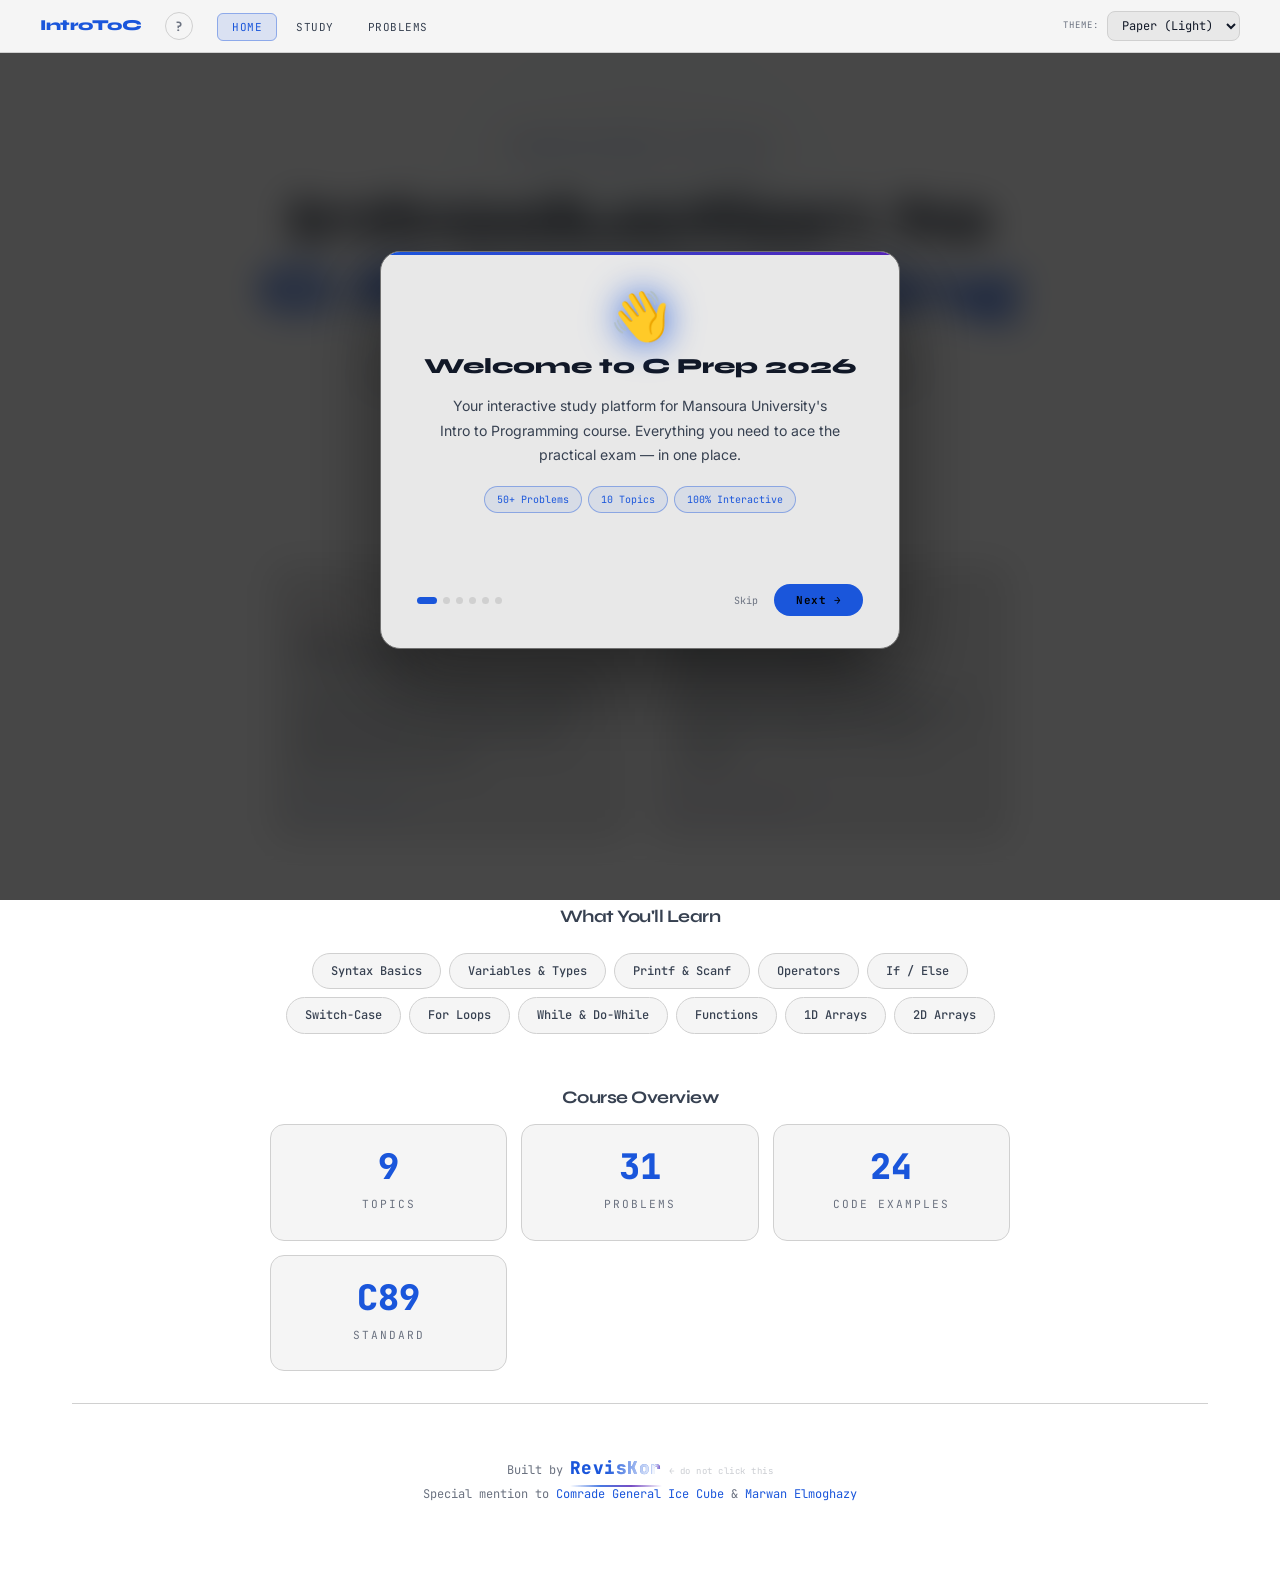
<file: index.html>
<!DOCTYPE html>
<html lang="en">
<head>
<meta charset="UTF-8">
<meta name="viewport" content="width=device-width, initial-scale=1.0">
<title>Intro to Programming - Mansoura University | Prep 2026</title>
<meta name="description" content="Interactive C programming study guide for Mansoura University Prep 2026 students. Study concepts, practice exam problems, and master C programming.">
<link rel="preconnect" href="https://fonts.googleapis.com">
<link rel="preconnect" href="https://fonts.gstatic.com" crossorigin>
<link rel="stylesheet" href="css/style.css">
<link rel="stylesheet" href="css/responsive.css">
<script src="js/nav.js"></script>
<style>
/* ── HOME PAGE SPECIFIC ── */
.hero-home {
  text-align: center;
  padding: 5rem 2rem 4rem;
  position: relative;
}
@media (max-width: 768px) {
  .hero-home { padding: 3.5rem 1.25rem 3rem; }
  .cta-grid { grid-template-columns: 1fr !important; }
}
@media (max-width: 480px) {
  .hero-home { padding: 2.5rem 1rem 2rem; }
}
.hero-home::before {
  content: '';
  position: absolute;
  top: -100px;
  left: 50%;
  transform: translateX(-50%);
  width: 600px;
  height: 500px;
  background: radial-gradient(ellipse, rgba(136,192,208,.08) 0%, transparent 65%);
  pointer-events: none;
  z-index: 0;
}
.hero-badge {
  display: inline-block;
  font-size: 10px;
  font-family: var(--font-mono);
  background: var(--bg2);
  border: 1px solid var(--border);
  border-radius: 20px;
  padding: 5px 14px;
  color: var(--accent);
  letter-spacing: 2px;
  text-transform: uppercase;
  margin-bottom: 1.5rem;
  animation: fadeUp .5s ease both;
}
.hero-home h1 {
  font-size: clamp(1.6rem, 8vw, 3.8rem);
  margin-bottom: 1rem;
  animation: fadeUp .5s ease .1s both;
  word-break: break-word;
  overflow-wrap: break-word;
}
.hero-desc {
  font-size: clamp(.85rem, 3vw, 1rem);
  color: var(--muted);
  max-width: 560px;
  margin: 0 auto 2.5rem;
  line-height: 1.8;
  animation: fadeUp .5s ease .2s both;
}

/* CTA Cards */
.cta-grid {
  display: grid;
  grid-template-columns: repeat(auto-fit, minmax(min(300px, 100%), 1fr));
  gap: 1.25rem;
  max-width: 740px;
  margin: 0 auto 4rem;
  animation: fadeUp .5s ease .3s both;
}
.cta-card {
  background: var(--card);
  border: 1px solid var(--border);
  border-radius: var(--r);
  padding: 2rem 1.75rem;
  text-decoration: none;
  color: var(--text);
  transition: transform .28s cubic-bezier(.22,.61,.36,1), border-color .28s, box-shadow .28s;
  display: flex;
  flex-direction: column;
  gap: 12px;
  cursor: pointer;
  /* always fill its grid cell — no shrinking */
  width: 100%;
  box-sizing: border-box;
  /* instant tap response on mobile — no 300ms delay */
  touch-action: manipulation;
  -webkit-tap-highlight-color: transparent;
  /* keep in normal flow — no compositing tricks that break hit-testing */
  position: relative;
  z-index: 1;
  user-select: none;
  -webkit-user-select: none;
}
.cta-card:hover,
.cta-card:focus,
.cta-card:active {
  text-decoration: none;
  color: var(--text);
  outline: none;
}
.cta-card:hover {
  transform: translateY(-4px);
  box-shadow: 0 0 50px var(--bg-ac);
}
/* on touch devices skip the lift — just show border glow */
@media (hover: none) {
  .cta-card:hover { transform: none; }
  .cta-card:active {
    transform: scale(.98);
    border-color: var(--bd-ac);
    box-shadow: 0 0 20px var(--bg-ac);
  }
  .cta-card.problems-card:active { border-color: var(--bd-a2); }
}
.cta-card.study-card:hover   { border-color: var(--bd-ac); }
.cta-card.problems-card:hover { border-color: var(--bd-a2); }

.cta-icon {
  font-size: 2rem;
  line-height: 1;
}
.cta-card h2 {
  font-size: 1.15rem !important; /* override global h2 clamp */
  font-weight: 700;
  color: var(--text) !important;
  margin: 0;
  letter-spacing: -.3px;
}
.cta-card p {
  font-size: .88rem;
  color: var(--text2) !important;
  line-height: 1.7;
  margin: 0;
}
.cta-arrow {
  font-family: var(--font-mono);
  font-size: 11px;
  color: var(--accent);
  margin-top: auto;
  padding-top: 10px;
  transition: transform .2s;
  display: inline-block;
}
.cta-card:hover .cta-arrow { transform: translateX(5px); }
.cta-card.problems-card .cta-arrow { color: var(--accent2); }

/* Topics preview */
.topics-preview {
  max-width: 740px;
  margin: 0 auto 3rem;
  animation: fadeUp .5s ease .4s both;
}
.topics-preview h3 {
  text-align: center;
  margin-bottom: 1.25rem;
  color: var(--text2);
}
.topic-chips {
  display: flex;
  flex-wrap: wrap;
  gap: 8px;
  justify-content: center;
  overflow: visible;
  padding: 6px 4px;
}
.topic-chip {
  font-family: var(--font-mono);
  font-size: 12px;
  padding: 7px 18px;
  border-radius: 24px;
  border: 1px solid var(--border);
  color: var(--text2);
  background: var(--bg2);
  transition: all .22s cubic-bezier(.22,.61,.36,1);
  cursor: default;
  display: inline-block;
  font-weight: 500;
}
.topic-chip:hover {
  border-color: var(--accent);
  color: var(--accent);
  background: var(--accent-dim);
  box-shadow: 0 0 16px var(--accent-dim), 0 2px 8px rgba(0,0,0,.08);
  transform: translateY(-2px) scale(1.04);
}

/* Info section */
.info-section {
  max-width: 740px;
  margin: 0 auto 2rem;
  text-align: center;
  animation: fadeUp .5s ease .45s both;
}
.info-section h3 {
  margin-bottom: 1rem;
  color: var(--text2);
}
.info-grid {
  display: grid;
  grid-template-columns: repeat(auto-fit, minmax(min(180px, 100%), 1fr));
  gap: 14px;
  margin-top: 1rem;
}
.info-item {
  background: var(--bg2);
  border: 1px solid var(--border);
  border-radius: var(--r);
  padding: 1.5rem 1rem;
  transition: transform .22s cubic-bezier(.22,.61,.36,1), border-color .22s, box-shadow .22s;
}
.info-item:hover {
  transform: translateY(-3px);
  border-color: var(--bd-ac);
  box-shadow: 0 0 24px var(--bg-ac);
}
.info-item .info-num {
  font-family: var(--font-mono);
  font-size: 2.2rem;
  font-weight: 800;
  color: var(--accent);
  display: block;
  line-height: 1;
  margin-bottom: 6px;
}
.info-item .info-label {
  font-size: .7rem;
  color: var(--muted);
  font-family: var(--font-mono);
  letter-spacing: 2px;
  text-transform: uppercase;
}

/* credits */
.credits {
  max-width: 740px;
  margin: 0 auto;
  padding: 2rem 0;
  animation: fadeUp .5s ease .5s both;
}
.credits-inner {
  text-align: center;
  font-family: var(--font-mono);
  font-size: 11px;
  color: var(--muted);
  line-height: 2;
}
.credits-inner strong { color: var(--text2); font-weight: 600; }
.credits-inner .mention { color: var(--accent); }

/* ── RevisKor name — continuous shimmer + pulse ── */
.name-reviskor {
  display: inline-block;
  font-weight: 800;
  font-size: 1.1rem;
  letter-spacing: .5px;
  position: relative;
  cursor: default;
  color: var(--accent);
}
/* Continuous shimmer on ::before */
.name-reviskor::before {
  content: 'RevisKor';
  position: absolute;
  inset: 0;
  background: linear-gradient(
    100deg,
    transparent          0%,
    transparent         25%,
    rgba(255,255,255,.0) 35%,
    rgba(255,255,255,.95) 48%,
    var(--accent2)       50%,
    rgba(255,255,255,.95) 52%,
    rgba(255,255,255,.0) 62%,
    transparent         75%,
    transparent        100%
  );
  background-size: 400% auto;
  -webkit-background-clip: text;
  background-clip: text;
  -webkit-text-fill-color: transparent;
  /* play once on load, then loop every 4s */
  animation: nameShimmer 1.8s ease 1.2s both, nameShimmerLoop 4s ease 3.2s infinite;
  pointer-events: none;
}
/* Underline that draws in then pulses */
.name-reviskor::after {
  content: '';
  position: absolute;
  left: 0; bottom: -3px;
  width: 100%; height: 2px;
  background: linear-gradient(90deg, transparent, var(--accent), var(--accent2), transparent);
  border-radius: 2px;
  transform: scaleX(0);
  transform-origin: left;
  animation: nameUnderline 1.8s ease 1.2s both, nameUnderlinePulse 3s ease 3.2s infinite;
}
/* Hover: faster shimmer */
.name-reviskor:hover::before { animation: nameShimmerFast .7s ease forwards; }
.name-reviskor:hover::after  { animation: nameUnderlineGlow .7s ease forwards; }

@keyframes nameShimmer {
  0%   { background-position: 200% center; }
  100% { background-position: -100% center; }
}
@keyframes nameShimmerLoop {
  0%   { background-position: 200% center; }
  60%  { background-position: -100% center; }
  100% { background-position: -100% center; }
}
@keyframes nameShimmerFast {
  0%   { background-position: 200% center; }
  100% { background-position: -100% center; }
}
@keyframes nameUnderline {
  0%   { transform: scaleX(0); opacity: 0; }
  20%  { opacity: 1; }
  70%  { transform: scaleX(1); }
  100% { transform: scaleX(1); opacity: .8; }
}
@keyframes nameUnderlinePulse {
  0%   { opacity: .8; box-shadow: none; }
  50%  { opacity: 1;  box-shadow: 0 0 8px var(--accent); }
  100% { opacity: .8; box-shadow: none; }
}
@keyframes nameUnderlineGlow {
  0%   { transform: scaleX(1); opacity: .8; }
  50%  { opacity: 1; box-shadow: 0 0 14px var(--accent); }
  100% { transform: scaleX(1); opacity: 1; box-shadow: 0 0 10px var(--accent); }
}

/* ── Easter egg hint text ── */
.egg-hint {
  font-family: var(--font-mono);
  font-size: 9px;
  color: var(--muted);
  opacity: .35;
  cursor: pointer;
  transition: opacity .2s, color .2s;
  user-select: none;
  letter-spacing: .5px;
}
.egg-hint:hover { opacity: .7; color: var(--accent); }
/* name-reviskor gets a pointer when egg is available */
.name-reviskor { cursor: pointer; }

/* ── Info number counter animation ── */
.info-num {
  display: block;
  transition: transform .15s ease;
}
.info-num.counting {
  animation: numPop .12s ease;
}
@keyframes numPop {
  0%   { transform: scale(1.18); color: var(--accent2); }
  100% { transform: scale(1);    color: var(--accent); }
}

/* Guided Tour Modal */
.tour-overlay {
  position: fixed; top: 0; left: 0; width: 100%; height: 100%;
  background: rgba(15,17,21,0.8); z-index: 999;
  opacity: 0; pointer-events: none; transition: opacity 0.3s;
}
.tour-overlay.active { opacity: 1; pointer-events: all; }
.tour-spotlight {
  position: fixed; background: transparent;
  box-shadow: 0 0 0 9999px rgba(15,17,21,0.8);
  border-radius: 8px; z-index: 999;
  transition: all 0.4s cubic-bezier(0.25, 1, 0.5, 1);
  pointer-events: none;
}
.tour-tooltip {
  position: fixed; z-index: 1000; background: var(--card);
  border: 1px solid var(--accent); border-radius: var(--r);
  padding: 1.5rem; width: min(300px, calc(100vw - 32px));
  box-shadow: 0 10px 40px rgba(0,0,0,0.5);
  transition: all 0.4s cubic-bezier(0.25, 1, 0.5, 1);
  opacity: 0; pointer-events: none;
}
.tour-tooltip.active { opacity: 1; pointer-events: all; }
.tour-tooltip h3 { font-size: 1.1rem; color: var(--text); margin-bottom: 0.5rem; }
.tour-tooltip p { font-size: 0.85rem; color: var(--text2); line-height: 1.6; margin-bottom: 1rem; }
.tour-actions { display: flex; justify-content: space-between; align-items: center; }
.tour-btn { background: var(--accent); color: var(--bg); padding: 8px 16px; border-radius: 20px; font-weight: 600; font-size: 12px; border: none; cursor: pointer; }
.tour-skip { color: var(--muted); font-size: 11px; cursor: pointer; text-decoration: underline; background: none; border: none; }
.tour-highlighted { position: relative; z-index: 1000 !important; background: var(--card); }

/* ── ONBOARDING OVERLAY ── */
.ob-overlay {
  position: fixed; inset: 0; z-index: 2000;
  background: rgba(0,0,0,.72);
  backdrop-filter: blur(18px);
  -webkit-backdrop-filter: blur(18px);
  display: none; /* completely remove from render tree when inactive */
  align-items: center; justify-content: center;
  padding: 16px;
  opacity: 0; pointer-events: none;
  transition: opacity .35s ease;
}
.ob-overlay.active { 
  display: flex; /* show in layout when active */
  opacity: 1; 
  pointer-events: all; 
}

.ob-card {
  background: var(--card);
  border: 1px solid var(--border-hi);
  border-radius: 20px;
  width: 100%; max-width: 520px;
  padding: 2.5rem 2.25rem 2rem;
  box-shadow: 0 32px 80px rgba(0,0,0,.45);
  position: relative;
  overflow: hidden;
}
/* accent glow strip at top */
.ob-card::before {
  content: '';
  position: absolute; top: 0; left: 0; right: 0; height: 3px;
  background: linear-gradient(90deg, var(--accent), var(--accent2));
  border-radius: 20px 20px 0 0;
}

/* slide container */
.ob-slides { position: relative; min-height: 260px; }
.ob-slide {
  position: absolute; inset: 0;
  display: flex; flex-direction: column; align-items: center;
  text-align: center; gap: 14px;
  opacity: 0; transform: translateX(40px);
  transition: opacity .32s ease, transform .32s ease;
  pointer-events: none;
}
.ob-slide.active {
  opacity: 1; transform: translateX(0);
  pointer-events: all; position: relative;
}
.ob-slide.exit {
  opacity: 0; transform: translateX(-40px);
  position: absolute;
}

.ob-icon {
  font-size: 3rem; line-height: 1;
  filter: drop-shadow(0 0 18px var(--accent));
}
.ob-slide-title {
  font-family: var(--font-display);
  font-size: 1.35rem; font-weight: 800;
  color: var(--text); line-height: 1.2;
}
.ob-slide-desc {
  font-size: .88rem; color: var(--text2);
  line-height: 1.75; max-width: 400px;
}
.ob-slide-desc strong { color: var(--accent); }
.ob-slide-desc code {
  font-family: var(--font-mono); font-size: .8rem;
  background: var(--bg-ac); padding: 1px 6px;
  border-radius: 4px; color: var(--accent);
}

/* feature pill row */
.ob-pills {
  display: flex; flex-wrap: wrap; gap: 6px;
  justify-content: center; margin-top: 4px;
}
.ob-pill {
  font-family: var(--font-mono); font-size: 10px;
  padding: 4px 12px; border-radius: 20px;
  border: 1px solid var(--border);
  color: var(--muted); background: var(--bg2);
}
.ob-pill.hi { border-color: var(--bd-ac); color: var(--accent); background: var(--bg-ac); }

/* footer: dots + buttons */
.ob-footer {
  display: flex; align-items: center;
  justify-content: space-between;
  margin-top: 2rem; gap: 12px;
}
.ob-dots { display: flex; gap: 6px; align-items: center; }
.ob-dot {
  width: 7px; height: 7px; border-radius: 50%;
  background: var(--border); transition: all .25s;
  cursor: pointer;
}
.ob-dot.active {
  background: var(--accent);
  width: 20px; border-radius: 4px;
}
.ob-actions { display: flex; gap: 8px; align-items: center; }
.ob-skip {
  font-family: var(--font-mono); font-size: 10px;
  color: var(--muted); background: none; border: none;
  cursor: pointer; padding: 4px 8px;
  transition: color .2s;
}
.ob-skip:hover { color: var(--text); }
.ob-btn {
  font-family: var(--font-mono); font-size: 11px;
  padding: 9px 22px; border-radius: 20px;
  border: none; cursor: pointer;
  background: var(--accent); color: #000;
  font-weight: 700; letter-spacing: .5px;
  transition: all .2s;
}
.ob-btn:hover { filter: brightness(1.1); transform: translateY(-1px); }
.ob-btn.finish {
  background: linear-gradient(135deg, var(--accent), var(--accent2));
  color: #fff;
}

/* ── EASTER EGG — Terminal ── */
#egg-terminal {
  display: none;
  position: fixed;
  inset: 0;
  z-index: 9999;
  background: rgba(0,0,0,.94);
  backdrop-filter: blur(16px);
  -webkit-backdrop-filter: blur(16px);
  align-items: center;
  justify-content: center;
  padding: 16px;
}
#egg-terminal.active { display: flex; }
.egg-window {
  background: #0a0e14;
  border: 1px solid #21262d;
  border-radius: 14px;
  width: 100%;
  max-width: 620px;
  box-shadow:
    0 0 0 1px #30363d,
    0 0 60px rgba(63,185,80,.12),
    0 32px 80px rgba(0,0,0,.7);
  overflow: hidden;
  animation: eggSlideIn .38s cubic-bezier(.22,.61,.36,1) both;
}
@keyframes eggSlideIn {
  from { opacity: 0; transform: scale(.94) translateY(18px); }
  to   { opacity: 1; transform: scale(1)   translateY(0); }
}
.egg-titlebar {
  background: #161b22;
  padding: 11px 16px;
  display: flex;
  align-items: center;
  gap: 7px;
  border-bottom: 1px solid #21262d;
}
.egg-dot { width: 12px; height: 12px; border-radius: 50%; flex-shrink: 0; }
.egg-dot-r { background: #ff5f57; }
.egg-dot-y { background: #febc2e; }
.egg-dot-g { background: #28c840; }
.egg-title {
  font-family: 'JetBrains Mono', 'Courier New', monospace;
  font-size: 11px;
  color: #6e7681;
  margin-left: 4px;
  flex: 1;
  text-align: center;
  letter-spacing: .03em;
}
.egg-close-btn {
  background: none; border: none; color: #6e7681;
  cursor: pointer; font-size: 15px; padding: 0 2px;
  line-height: 1; transition: color .15s; flex-shrink: 0;
}
.egg-close-btn:hover { color: #e6edf3; }
.egg-body {
  padding: 18px 20px 22px;
  font-family: 'JetBrains Mono', 'Courier New', monospace;
  font-size: 12.5px;
  line-height: 1.85;
  color: #c9d1d9;
  min-height: 240px;
  max-height: 72vh;
  overflow-y: auto;
  overflow-x: hidden;
  white-space: pre-wrap;
  word-break: break-word;
}
.egg-body::-webkit-scrollbar { width: 4px; }
.egg-body::-webkit-scrollbar-thumb { background: #30363d; border-radius: 2px; }
.egg-line { display: block; white-space: pre-wrap; word-break: break-word; }
.egg-line.dim    { color: #6e7681; }
.egg-line.green  { color: #3fb950; }
.egg-line.cyan   { color: #58a6ff; }
.egg-line.gold   { color: #d29922; }
.egg-line.red    { color: #f85149; }
.egg-line.bold   { color: #e6edf3; font-weight: 700; }
.egg-line.quote  { color: #79c0ff; font-style: italic; border-left: 2px solid #1f6feb; padding-left: 10px; margin: 2px 0; }
.egg-line.hi     { color: #3fb950; font-weight: 700; letter-spacing: .03em; }
.egg-cursor {
  display: inline-block;
  width: 7px; height: 13px;
  background: #3fb950;
  vertical-align: middle;
  animation: eggBlink .9s step-end infinite;
  margin-left: 1px;
  border-radius: 1px;
}
@keyframes eggBlink { 0%,100%{opacity:1} 50%{opacity:0} }
</style>
</head>
<body>

<!-- NAVBAR injected by nav.js -->

<!-- HERO -->
<div class="hero-home">
  <div class="hero-badge">Mansoura University - Prep 2026</div>
  <h1>Introduction to<br><em>C Programming</em></h1>
  <p class="hero-desc">
    A comprehensive summary of everything we've studied this term in Intro to Programming.
    Study the concepts, practice with exam-style problems, and master C before your practical exam.
  </p>
</div>

<!-- CTA CARDS -->
<div class="page">
  <div class="cta-grid">
    <div class="cta-card study-card" role="link" tabindex="0" aria-label="Go to Study Guide" data-href="study.html">
      <span class="cta-icon">📖</span>
      <h2>Study Guide</h2>
      <p>
        11 topics from syntax to arrays — each with interactive demos, flowcharts, and mentor-style explanations. Click anything, drag sliders, step through loops.
      </p>
      <span class="cta-arrow">Start learning &nbsp;→</span>
    </div>
    <div class="cta-card problems-card" role="link" tabindex="0" aria-label="Go to Practice Problems" data-href="problems.html">
      <span class="cta-icon">🧪</span>
      <h2>Practice Problems</h2>
      <p>
        46 exam-style C problems with full explanations, line-by-line code breakdowns, interactive Try It panels, and progress tracking.
      </p>
      <span class="cta-arrow">Start practicing &nbsp;→</span>
    </div>
  </div>

  <!-- TOPICS PREVIEW -->
  <div class="topics-preview">
    <h3>What You'll Learn</h3>
    <div class="topic-chips">
      <span class="topic-chip">Syntax Basics</span>
      <span class="topic-chip">Variables & Types</span>
      <span class="topic-chip">Printf & Scanf</span>
      <span class="topic-chip">Operators</span>
      <span class="topic-chip">If / Else</span>
      <span class="topic-chip">Switch-Case</span>
      <span class="topic-chip">For Loops</span>
      <span class="topic-chip">While & Do-While</span>
      <span class="topic-chip">Functions</span>
      <span class="topic-chip">1D Arrays</span>
      <span class="topic-chip">2D Arrays</span>
    </div>
  </div>

  <!-- STATS -->
  <div class="info-section">
    <h3>Course Overview</h3>
    <div class="info-grid">
      <div class="info-item">
        <span class="info-num" id="info-topics">11</span>
        <span class="info-label">Topics</span>
      </div>
      <div class="info-item">
        <span class="info-num" id="info-probs">46</span>
        <span class="info-label">Problems</span>
      </div>
      <div class="info-item">
        <span class="info-num">50+</span>
        <span class="info-label">Code Examples</span>
      </div>
      <div class="info-item">
        <span class="info-num">C89</span>
        <span class="info-label">Standard</span>
      </div>
    </div>
  </div>

  <!-- CREDITS -->
  <div class="footer">
    <div class="credits-inner">
      <p>
        Built by <span class="name-reviskor" id="reviskor-name">RevisKor</span>
        <span class="egg-hint" id="egg-hint">← do not click this</span><br>
        Special mention to <span class="mention">Comrade General Ice Cube</span>
        &amp; <span class="mention">Marwan Elmoghazy</span>
      </p>
    </div>
  </div>
  <!-- ONBOARDING OVERLAY -->
  <div class="ob-overlay" id="ob-overlay">
    <div class="ob-card">
      <div class="ob-slides" id="ob-slides">

        <!-- Slide 0: Welcome -->
        <div class="ob-slide active" id="ob-slide-0">
          <div class="ob-icon">👋</div>
          <div class="ob-slide-title">Welcome to C Prep 2026</div>
          <div class="ob-slide-desc">
            Your interactive study platform for Mansoura University's Intro to Programming course.
            Everything you need to ace the practical exam — in one place.
          </div>
          <div class="ob-pills">
            <span class="ob-pill hi">50+ Problems</span>
            <span class="ob-pill hi">10 Topics</span>
            <span class="ob-pill hi">100% Interactive</span>
          </div>
        </div>

        <!-- Slide 1: Study Guide -->
        <div class="ob-slide" id="ob-slide-1">
          <div class="ob-icon">📖</div>
          <div class="ob-slide-title">Interactive Study Guide</div>
          <div class="ob-slide-desc">
            10 topics from syntax to arrays — each with <strong>live demos</strong>, step-through loop flowcharts,
            a live printf builder, scope visualiser, and array inspector.
            Click anything. Drag sliders. Watch it run.
          </div>
          <div class="ob-pills">
            <span class="ob-pill">Loop Flowchart</span>
            <span class="ob-pill">Printf Builder</span>
            <span class="ob-pill">Array Inspector</span>
            <span class="ob-pill">Scope Visualiser</span>
          </div>
        </div>

        <!-- Slide 2: Problems -->
        <div class="ob-slide" id="ob-slide-2">
          <div class="ob-icon">🧪</div>
          <div class="ob-slide-title">Practice Problems</div>
          <div class="ob-slide-desc">
            50+ exam-style problems with full explanations, line-by-line code breakdowns,
            common mistakes, and a <strong>Try It</strong> panel that simulates the program live.
            Track what you've learned with the progress bar.
          </div>
          <div class="ob-pills">
            <span class="ob-pill">Code Breakdown</span>
            <span class="ob-pill hi">Try It Live</span>
            <span class="ob-pill">Progress Tracking</span>
            <span class="ob-pill">Personal Notes</span>
          </div>
        </div>

        <!-- Slide 3: Brief / Detailed -->
        <div class="ob-slide" id="ob-slide-3">
          <div class="ob-icon">⚡</div>
          <div class="ob-slide-title">Brief &amp; Detailed Modes</div>
          <div class="ob-slide-desc">
            Both the Study Guide and Problems page have a <strong>Detailed / Brief</strong> toggle.
            Detailed gives you full mentor-style explanations.
            Brief strips it down to just the code, tip, and output — perfect for a quick revision pass.
          </div>
          <div class="ob-pills">
            <span class="ob-pill hi">Detailed — full explanations</span>
            <span class="ob-pill">⚡ Brief — quick refresh</span>
          </div>
        </div>

        <!-- Slide 4: Themes -->
        <div class="ob-slide" id="ob-slide-4">
          <div class="ob-icon">🎨</div>
          <div class="ob-slide-title">7 Themes, Your Choice</div>
          <div class="ob-slide-desc">
            Pick a theme from the navbar dropdown — it's saved automatically.
            Light themes like <strong>Paper</strong> and Latte work great in daylight.
            Dark themes like Nord, Neon Synth, and Midnight Gold are easier on the eyes at night.
          </div>
          <div class="ob-pills">
            <span class="ob-pill hi">Paper (default)</span>
            <span class="ob-pill">Latte</span>
            <span class="ob-pill">Nord</span>
            <span class="ob-pill">Neon Synth</span>
            <span class="ob-pill">Midnight Gold</span>
          </div>
        </div>

        <!-- Slide 5: Ready -->
        <div class="ob-slide" id="ob-slide-5">
          <div class="ob-icon">🚀</div>
          <div class="ob-slide-title">You're All Set</div>
          <div class="ob-slide-desc">
            Start with the <strong>Study Guide</strong> to build your understanding,
            then move to <strong>Practice Problems</strong> to test yourself.
            Use <code>← →</code> arrow keys to navigate between problems, and <code>/</code> to search.
            Good luck on your exam!
          </div>
          <div class="ob-pills">
            <span class="ob-pill">← → navigate problems</span>
            <span class="ob-pill">/ to search</span>
            <span class="ob-pill">Esc to close</span>
          </div>
        </div>

      </div><!-- /ob-slides -->

      <div class="ob-footer">
        <div class="ob-dots" id="ob-dots"></div>
        <div class="ob-actions">
          <button class="ob-skip" id="ob-skip" onclick="obEnd()">Skip</button>
          <button class="ob-btn" id="ob-next" onclick="obNext()">Next →</button>
        </div>
      </div>
    </div>
  </div><!-- /ob-overlay -->

<!-- ── EASTER EGG TERMINAL ── -->
<div id="egg-terminal">
  <div class="egg-window">
    <div class="egg-titlebar">
      <span class="egg-dot egg-dot-r"></span>
      <span class="egg-dot egg-dot-y"></span>
      <span class="egg-dot egg-dot-g"></span>
      <span class="egg-title">reviskor@mansoura-uni ~ bash</span>
      <button class="egg-close-btn" onclick="closeEgg()">✕</button>
    </div>
    <div class="egg-body" id="egg-body"></div>
  </div>
</div>

<script src="js/problems-data.js"></script>
<script>
/* ── CTA Card navigation — whole card is always tappable ── */
(function () {
  function navigate(href) { window.location.href = href; }

  document.querySelectorAll('.cta-card[data-href]').forEach(function (card) {
    var href = card.getAttribute('data-href');

    // Mouse click
    card.addEventListener('click', function () { navigate(href); });

    // Keyboard: Enter or Space
    card.addEventListener('keydown', function (e) {
      if (e.key === 'Enter' || e.key === ' ') {
        e.preventDefault();
        navigate(href);
      }
    });

    // Touch: use touchend so it fires even if the browser skips click
    var touchMoved = false;
    card.addEventListener('touchstart', function () { touchMoved = false; }, { passive: true });
    card.addEventListener('touchmove',  function () { touchMoved = true;  }, { passive: true });
    card.addEventListener('touchend',   function (e) {
      if (!touchMoved) {
        e.preventDefault(); // prevent ghost click
        navigate(href);
      }
    });
  });
})();
</script>

<script>
/* Dynamic Stats */
(function(){
  if (typeof Q !== 'undefined') {
    const probCount = Q.length;
    document.getElementById('info-probs').textContent = probCount;
  }
  /* Topics is always 11 — matches the study guide sections */
  document.getElementById('info-topics').textContent = '11';
})();

/* ── Counter animation ── */
function animateCounter(el, target, suffix) {
  const isNum = !isNaN(parseInt(target));
  if (!isNum) return; // skip non-numeric like "C89" or "50+"
  const end = parseInt(target);
  const dur = 900;
  const start = performance.now();
  function step(now) {
    const p = Math.min((now - start) / dur, 1);
    // ease out cubic
    const ease = 1 - Math.pow(1 - p, 3);
    const val = Math.round(ease * end);
    el.textContent = val + (suffix || '');
    el.classList.add('counting');
    setTimeout(() => el.classList.remove('counting'), 130);
    if (p < 1) requestAnimationFrame(step);
    else el.textContent = target; // set exact final value
  }
  requestAnimationFrame(step);
}

// Trigger counters when the stats section scrolls into view
(function() {
  const items = document.querySelectorAll('.info-num');
  const targets = Array.from(items).map(el => el.textContent.trim());
  let fired = false;
  const obs = new IntersectionObserver(entries => {
    if (fired) return;
    entries.forEach(e => {
      if (e.isIntersecting) {
        fired = true;
        items.forEach((el, i) => {
          const raw = targets[i];
          const hasSuffix = raw.endsWith('+');
          const num = hasSuffix ? raw.slice(0, -1) : raw;
          setTimeout(() => animateCounter(el, raw, ''), i * 120);
        });
      }
    });
  }, { threshold: 0.4 });
  const section = document.querySelector('.info-section');
  if (section) obs.observe(section);
})();
</script>
<script>
/* Guided Tour — replaced by onboarding overlay */
const steps = [];
function endTour(){}
function nextTourStep(){}
</script>
<script>
/* ── ONBOARDING ── */
const OB_TOTAL = 6;
let obStep = 0;

function obRenderDots() {
  const c = document.getElementById('ob-dots');
  c.innerHTML = '';
  for (let i = 0; i < OB_TOTAL; i++) {
    const d = document.createElement('div');
    d.className = 'ob-dot' + (i === obStep ? ' active' : '');
    d.onclick = () => obGoTo(i);
    c.appendChild(d);
  }
}

function obGoTo(n) {
  const prev = document.getElementById('ob-slide-' + obStep);
  if (prev) { prev.classList.remove('active'); prev.classList.add('exit'); setTimeout(() => prev.classList.remove('exit'), 350); }
  obStep = n;
  const next = document.getElementById('ob-slide-' + obStep);
  if (next) { next.classList.add('active'); }
  obRenderDots();
  const btn = document.getElementById('ob-next');
  const skip = document.getElementById('ob-skip');
  if (obStep === OB_TOTAL - 1) {
    btn.textContent = 'Get Started ✓';
    btn.classList.add('finish');
    skip.style.display = 'none';
  } else {
    btn.textContent = 'Next →';
    btn.classList.remove('finish');
    skip.style.display = '';
  }
}

function obNext() {
  if (obStep >= OB_TOTAL - 1) { obEnd(); return; }
  obGoTo(obStep + 1);
}

function obEnd() {
  const ov = document.getElementById('ob-overlay');
  ov.style.opacity = '0';
  setTimeout(() => { 
    ov.classList.remove('active'); 
    ov.style.opacity = ''; 
  }, 350);
  localStorage.setItem('c_tour_seen', 'true');
  document.body.style.overflow = '';
}

/* keyboard nav inside onboarding */
document.addEventListener('keydown', e => {
  const ov = document.getElementById('ob-overlay');
  if (!ov.classList.contains('active')) return;
  if (e.key === 'ArrowRight' || e.key === 'Enter') obNext();
  if (e.key === 'ArrowLeft' && obStep > 0) obGoTo(obStep - 1);
  if (e.key === 'Escape') obEnd();
});
/* init */
(function () {
  obRenderDots();
  const params = new URLSearchParams(window.location.search);
  const forceTour = params.get('tour') === '1';
  if (forceTour || !localStorage.getItem('c_tour_seen')) {
    const ov = document.getElementById('ob-overlay');
    document.body.style.overflow = 'hidden';
    // Two-step: first add .active (display:flex), then trigger opacity transition
    ov.classList.add('active');
    ov.style.opacity = '0';
    setTimeout(() => { ov.style.opacity = ''; }, 50);
    /* clean the URL without reloading */
    if (forceTour) history.replaceState(null, '', window.location.pathname);
  }
})();
</script>
<script>
/* ── EASTER EGG — click RevisKor 5 times ── */
(function() {
  let clicks = 0;
  let resetTimer = null;

  /* Hint messages that change as you click */
  const HINTS = [
    '← do not click this',
    '← seriously, stop',
    '← i said don\'t',
    '← last warning...',
    '← oh no',
  ];

  const LINES = [
    { cls:'dim',   txt:'[sudo] password for student: ••••••••' },
    { cls:'dim',   txt:'Authenticating...' },
    { cls:'',      txt:'' },
    { cls:'red',   txt:'  ACCESS DENIED.' },
    { cls:'red',   txt:'  Just kidding. You clicked 5 times. That takes commitment.' },
    { cls:'',      txt:'' },
    { cls:'green', txt:'reviskor@mansoura-uni:~$ whoami' },
    { cls:'bold',  txt:'  a student who should probably be studying right now' },
    { cls:'',      txt:'' },
    { cls:'green', txt:'reviskor@mansoura-uni:~$ uptime' },
    { cls:'dim',   txt:'  days until exam: not enough' },
    { cls:'dim',   txt:'  coffee consumed: yes' },
    { cls:'dim',   txt:'  panic level:     [########--] 82%' },
    { cls:'',      txt:'' },
    { cls:'green', txt:'reviskor@mansoura-uni:~$ cat /etc/reviskor/quote.txt' },
    { cls:'',      txt:'' },
    { cls:'quote', txt:'  "The compiler doesn\'t care about your feelings.' },
    { cls:'quote', txt:'   It only cares about your semicolons.' },
    { cls:'quote', txt:'   But I do. And I think you\'re going to be fine.' },
    { cls:'quote', txt:'   You found a hidden terminal in a study website.' },
    { cls:'quote', txt:'   That\'s exactly the kind of curiosity that makes' },
    { cls:'quote', txt:'   a good programmer."' },
    { cls:'',      txt:'' },
    { cls:'dim',   txt:'                          — RevisKor, 3:14am' },
    { cls:'',      txt:'' },
    { cls:'green', txt:'reviskor@mansoura-uni:~$ ls /people-who-made-this/' },
    { cls:'bold',  txt:'  RevisKor              built this instead of sleeping' },
    { cls:'',      txt:'' },
    { cls:'green', txt:'reviskor@mansoura-uni:~$ echo $ADVICE' },
    { cls:'hi',    txt:'  Close this. Open study.html. Do the arrays section.' },
    { cls:'hi',    txt:'  You\'ve got this. For real.' },
    { cls:'',      txt:'' },
    { cls:'green', txt:'reviskor@mansoura-uni:~$ exit' },
    { cls:'dim',   txt:'logout' },
    { cls:'dim',   txt:'[Process completed]  —  press Esc to close' },
  ];

  function typeLines(body, lines, i) {
    if (i >= lines.length) {
      const cur = document.createElement('span');
      cur.className = 'egg-cursor';
      body.appendChild(cur);
      return;
    }
    const l = lines[i];
    const span = document.createElement('span');
    span.className = 'egg-line' + (l.cls ? ' ' + l.cls : '');
    span.textContent = l.txt;
    body.appendChild(span);
    body.scrollTop = body.scrollHeight;
    const delay = l.txt === '' ? 30
      : l.txt.startsWith('  ') ? Math.max(20, Math.min(l.txt.length * 1.2, 80))
      : Math.max(35, Math.min(l.txt.length * 2, 130));
    setTimeout(() => typeLines(body, lines, i + 1), delay);
  }

  window.closeEgg = function() {
    document.getElementById('egg-terminal').classList.remove('active');
    document.body.style.overflow = '';
    /* reset hint */
    const hint = document.getElementById('egg-hint');
    if (hint) { hint.textContent = HINTS[0]; }
    clicks = 0;
  };

  function openEgg() {
    const body = document.getElementById('egg-body');
    body.innerHTML = '';
    document.getElementById('egg-terminal').classList.add('active');
    document.body.style.overflow = 'hidden';
    setTimeout(() => typeLines(body, LINES, 0), 200);
  }

  /* 5-click trigger on RevisKor name */
  function handleClick() {
    clearTimeout(resetTimer);
    clicks++;
    const hint = document.getElementById('egg-hint');

    if (clicks >= 5) {
      clicks = 0;
      if (hint) hint.textContent = HINTS[0];
      openEgg();
      return;
    }

    if (hint) hint.textContent = HINTS[clicks] || HINTS[HINTS.length - 1];

    /* reset after 3s of no clicks */
    resetTimer = setTimeout(() => {
      clicks = 0;
      if (hint) hint.textContent = HINTS[0];
    }, 3000);
  }

  /* Also keep Konami code as a bonus */
  const KONAMI = ['ArrowUp','ArrowUp','ArrowDown','ArrowDown',
                  'ArrowLeft','ArrowRight','ArrowLeft','ArrowRight','b','a'];
  let seq = [];

  document.addEventListener('DOMContentLoaded', function() {
    const name = document.getElementById('reviskor-name');
    const hint = document.getElementById('egg-hint');
    if (name) name.addEventListener('click', handleClick);
    if (hint) hint.addEventListener('click', handleClick);
  });

  document.addEventListener('keydown', function(e) {
    const ob = document.getElementById('ob-overlay');
    if (ob && ob.classList.contains('active')) return;
    const egg = document.getElementById('egg-terminal');
    if (egg.classList.contains('active')) {
      if (e.key === 'Escape') closeEgg();
      return;
    }
    seq.push(e.key);
    if (seq.length > KONAMI.length) seq.shift();
    if (seq.join(',') === KONAMI.join(',')) { seq = []; openEgg(); }
  });
})();
</script>
</body>
</html>
</file>
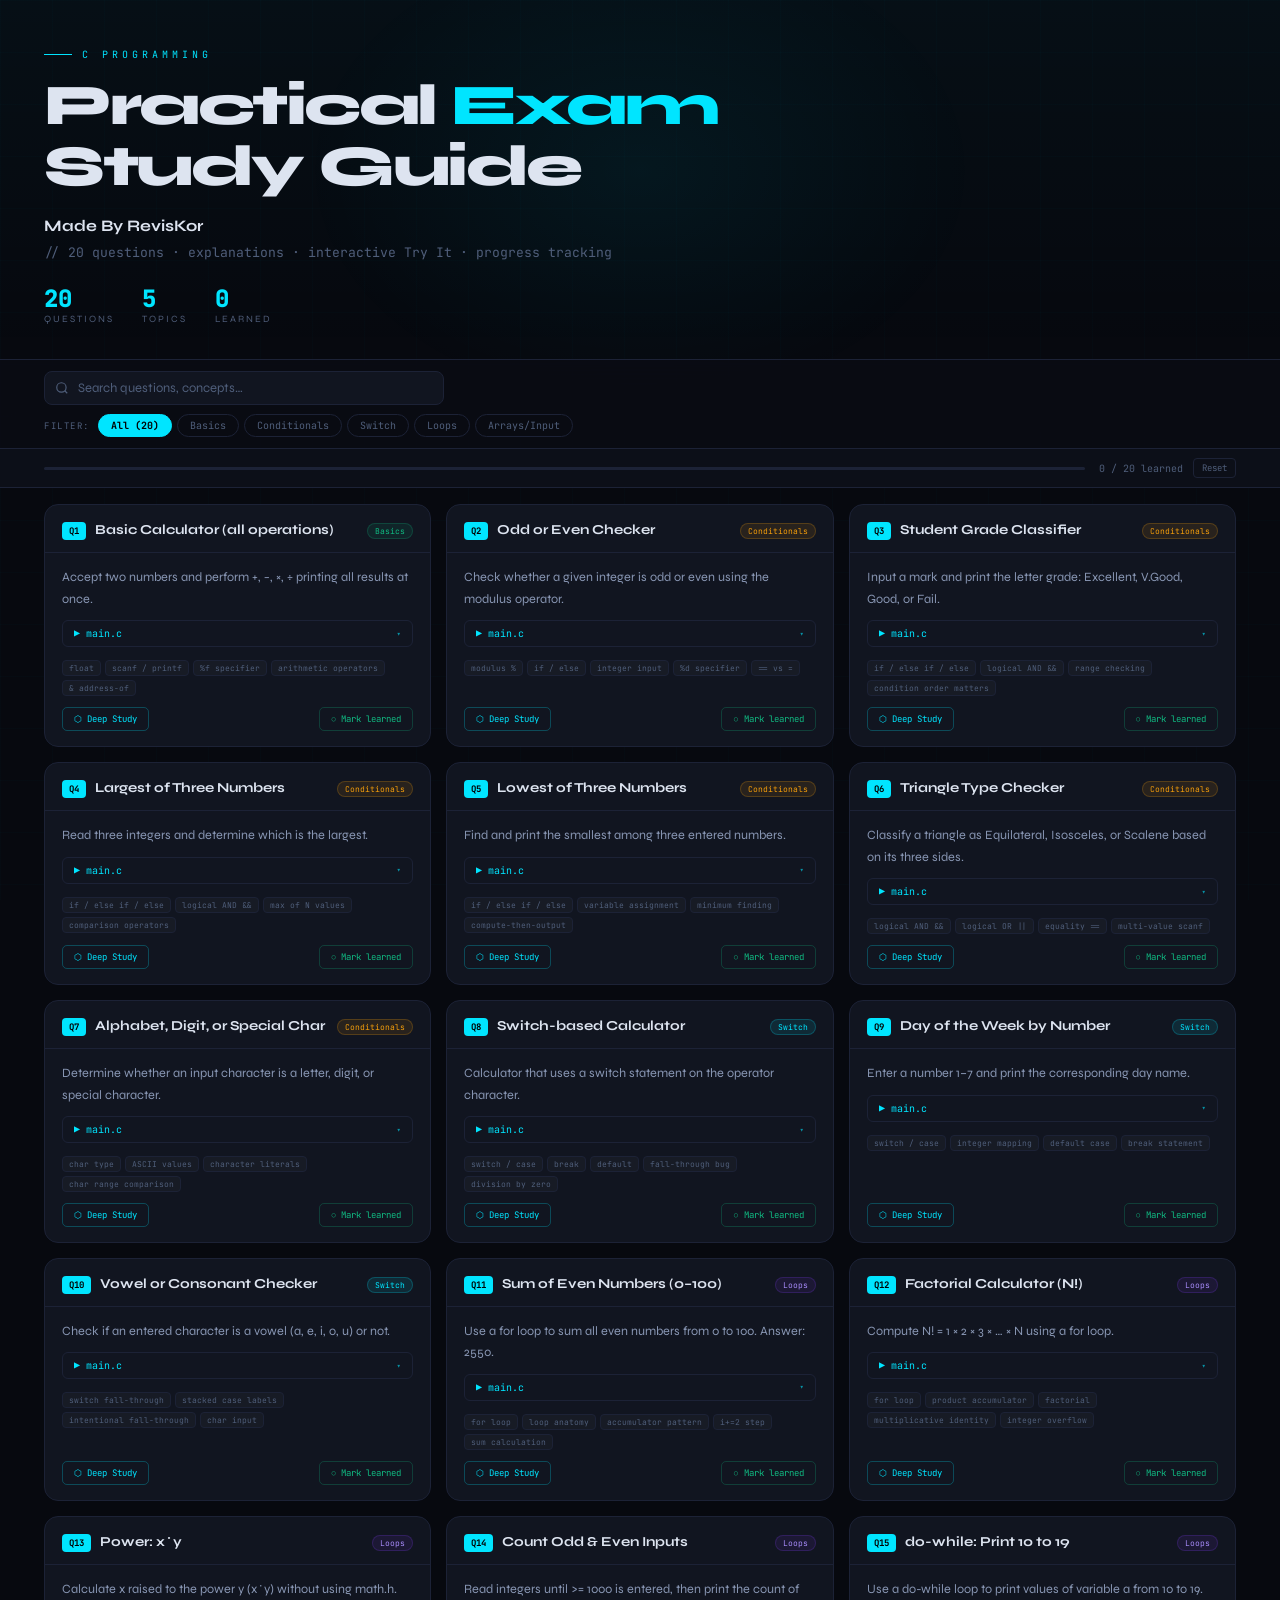
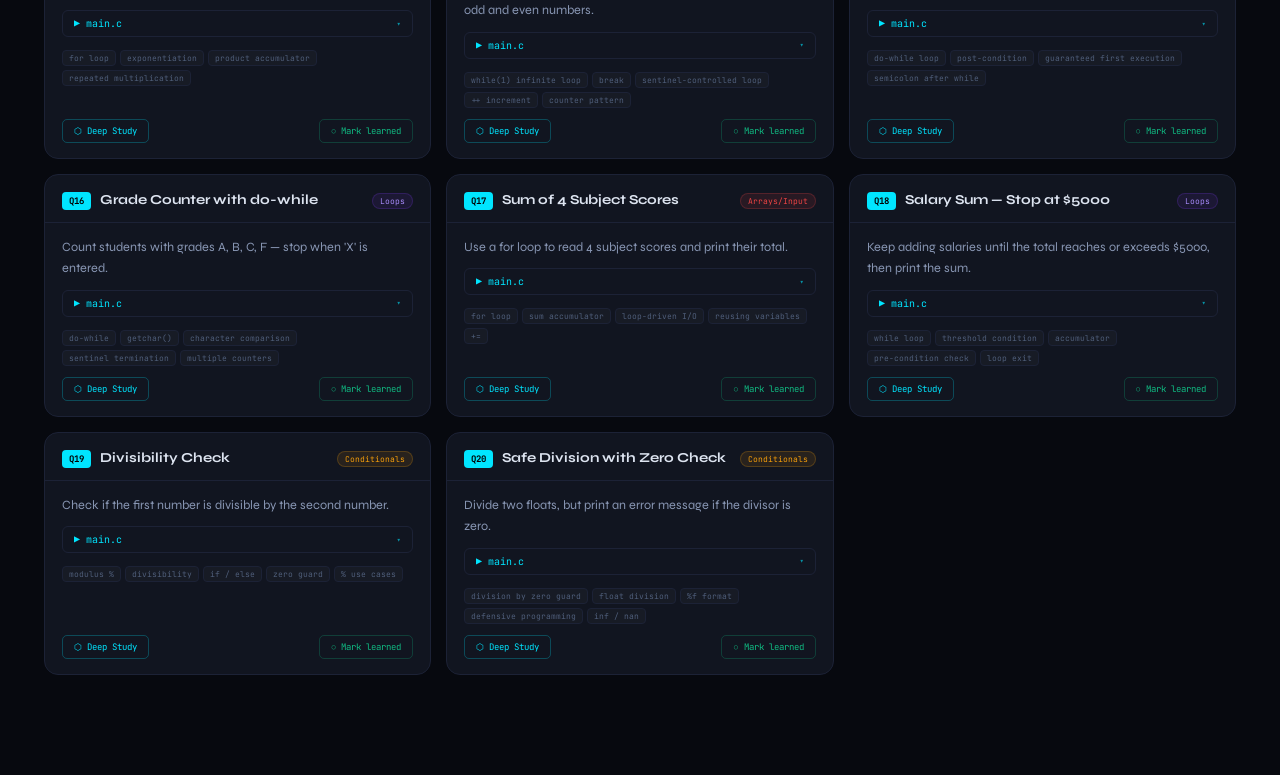
<file: c_interactive_web.html>
<!DOCTYPE html>
<html lang="en">
<head>
<meta charset="UTF-8">
<meta name="viewport" content="width=device-width, initial-scale=1.0, maximum-scale=1.0, user-scalable=no">
<title>C Programming — Practical Exam Study Guide</title>
<link rel="preconnect" href="https://fonts.googleapis.com">
<link rel="stylesheet" href="https://fonts.googleapis.com/css2?family=JetBrains+Mono:wght@300;400;600;700&family=Syne:wght@400;600;700;800&display=swap">
<style>
:root{
  --bg:#07090f;--surface:#0c0f18;--card:#111520;--border:#1c2236;--bhi:#2a344f;
  --accent:#00e5ff;--ad:rgba(0,229,255,.10);--a2:#7c3aed;--a3:#f59e0b;
  --green:#10b981;--red:#ef4444;--text:#dde4f0;--t2:#8896b3;--muted:#4f5e7a;
  --cbg:#070910;--r:14px;--rs:8px;
}
*{margin:0;padding:0;box-sizing:border-box}
html{scroll-behavior:smooth}
body{background:var(--bg);color:var(--text);font-family:'Syne',system-ui,sans-serif;min-height:100vh;overflow-x:hidden;-webkit-font-smoothing:antialiased;}
body::before{content:'';position:fixed;inset:0;background-image:linear-gradient(rgba(0,229,255,.016) 1px,transparent 1px),linear-gradient(90deg,rgba(0,229,255,.016) 1px,transparent 1px);background-size:52px 52px;pointer-events:none;z-index:0;}
body::after{content:'';position:fixed;top:-80px;left:50%;transform:translateX(-50%);width:700px;height:500px;background:radial-gradient(ellipse,rgba(0,229,255,.055) 0%,transparent 68%);pointer-events:none;z-index:0;}

/* HEADER */
header{position:relative;z-index:10;padding:48px 44px 34px;border-bottom:1px solid var(--border);background:linear-gradient(180deg,rgba(0,229,255,.03) 0%,transparent 100%);}
.eyebrow{font-family:'JetBrains Mono',monospace;font-size:10px;color:var(--accent);letter-spacing:4px;text-transform:uppercase;margin-bottom:14px;display:flex;align-items:center;gap:10px;}
.eyebrow::before{content:'';width:28px;height:1px;background:var(--accent);}
h1{font-size:clamp(2rem,5.5vw,3.6rem);font-weight:800;line-height:1.06;letter-spacing:-2.5px;}
h1 em{color:var(--accent);font-style:normal;}
.subtitle{margin-top:9px;color:var(--muted);font-size:.82rem;font-family:'JetBrains Mono',monospace;}
.stats-row{display:flex;gap:28px;margin-top:26px;flex-wrap:wrap;}
.stat{display:flex;flex-direction:column;gap:2px;}
.stat-num{font-size:1.5rem;font-weight:800;color:var(--accent);font-family:'JetBrains Mono',monospace;line-height:1;}
.stat-label{font-size:.6rem;color:var(--muted);letter-spacing:2px;text-transform:uppercase;}

/* TOOLBAR */
.toolbar{position:sticky;top:0;z-index:50;padding:11px 44px;border-bottom:1px solid var(--border);background:rgba(10,12,20,.94);backdrop-filter:blur(22px);-webkit-backdrop-filter:blur(22px);display:flex;flex-direction:column;gap:9px;}
.toolbar-top{display:flex;align-items:center;gap:8px;}
.search-wrap{position:relative;flex:1;max-width:400px;}
.search-wrap svg{position:absolute;left:11px;top:50%;transform:translateY(-50%);width:14px;height:14px;color:var(--muted);pointer-events:none;}
.search-input{width:100%;padding:8px 14px 8px 33px;background:var(--card);border:1px solid var(--border);border-radius:var(--rs);color:var(--text);font-family:'Syne',sans-serif;font-size:13px;outline:none;transition:border-color .2s,box-shadow .2s;}
.search-input::placeholder{color:var(--muted);}
.search-input:focus{border-color:var(--accent);box-shadow:0 0 0 2px var(--ad);}
.clear-btn{padding:7px 12px;background:transparent;border:1px solid var(--border);border-radius:var(--rs);color:var(--muted);font-family:'JetBrains Mono',monospace;font-size:10px;cursor:pointer;transition:all .2s;white-space:nowrap;display:none;align-items:center;gap:4px;}
.clear-btn.visible{display:flex;}
.clear-btn:hover{border-color:var(--red);color:var(--red);}
.filter-row{display:flex;gap:5px;flex-wrap:wrap;align-items:center;}
.filter-label{font-family:'JetBrains Mono',monospace;font-size:9px;color:var(--muted);letter-spacing:1.5px;margin-right:3px;}
.filter-btn{font-family:'JetBrains Mono',monospace;font-size:10px;padding:4px 12px;border-radius:20px;border:1px solid var(--border);background:transparent;color:var(--muted);cursor:pointer;transition:all .2s;white-space:nowrap;}
.filter-btn:hover{border-color:var(--accent);color:var(--accent);}
.filter-btn.active{background:var(--accent);color:#000;border-color:var(--accent);font-weight:700;}
.filter-btn[data-tag="basics"].active{background:#10b981;border-color:#10b981;}
.filter-btn[data-tag="conditionals"].active{background:#f59e0b;border-color:#f59e0b;}
.filter-btn[data-tag="switch"].active{background:#00e5ff;border-color:#00e5ff;}
.filter-btn[data-tag="loops"].active{background:#a78bfa;border-color:#a78bfa;}
.filter-btn[data-tag="arrays"].active{background:#ef4444;border-color:#ef4444;color:#fff;}

/* PROGRESS */
.prog-wrap{padding:0 44px;background:var(--surface);border-bottom:1px solid var(--border);position:relative;z-index:10;}
.prog-inner{display:flex;align-items:center;gap:10px;padding:9px 0;}
.prog-track{flex:1;height:3px;background:var(--border);border-radius:2px;overflow:hidden;}
.prog-fill{height:100%;background:linear-gradient(90deg,var(--accent),var(--a2));border-radius:2px;transition:width .6s cubic-bezier(.4,0,.2,1);width:0%;}
.prog-text{font-family:'JetBrains Mono',monospace;font-size:10px;color:var(--muted);white-space:nowrap;min-width:88px;text-align:right;}
.reset-btn{font-family:'JetBrains Mono',monospace;font-size:9px;padding:3px 8px;background:transparent;border:1px solid var(--border);border-radius:4px;color:var(--muted);cursor:pointer;transition:all .2s;}
.reset-btn:hover{border-color:var(--red);color:var(--red);}
.results-meta{padding:8px 44px 0;font-family:'JetBrains Mono',monospace;font-size:9.5px;color:var(--muted);position:relative;z-index:10;display:none;}

/* GRID */
main{position:relative;z-index:10;padding:16px 44px 100px;max-width:1480px;margin:0 auto;}
.grid{display:grid;grid-template-columns:repeat(auto-fill,minmax(340px,1fr));gap:15px;}
.empty-state{grid-column:1/-1;text-align:center;padding:80px 20px;color:var(--muted);font-size:.9rem;}

/* CARD */
.q-card{background:var(--card);border:1px solid var(--border);border-radius:var(--r);overflow:hidden;transition:transform .28s cubic-bezier(.22,.61,.36,1),border-color .28s,box-shadow .28s;animation:fadeUp .38s ease both;display:flex;flex-direction:column;}
.q-card:hover{transform:translateY(-3px);border-color:rgba(0,229,255,.28);box-shadow:0 0 44px rgba(0,229,255,.06);}
.q-card.learned{border-color:rgba(16,185,129,.42);}
.q-card.learned .q-num{background:var(--green);}
@keyframes fadeUp{from{opacity:0;transform:translateY(12px);}to{opacity:1;transform:translateY(0);}}
.q-header{padding:15px 17px 12px;border-bottom:1px solid var(--border);display:flex;align-items:flex-start;gap:9px;}
.q-num{font-family:'JetBrains Mono',monospace;font-size:9px;font-weight:700;background:var(--accent);color:#000;padding:3px 7px;border-radius:4px;flex-shrink:0;margin-top:2px;transition:background .3s;}
.q-title{font-size:.855rem;font-weight:700;line-height:1.4;flex:1;}
.q-tag{font-family:'JetBrains Mono',monospace;font-size:8px;padding:2px 7px;border-radius:20px;flex-shrink:0;margin-top:3px;white-space:nowrap;}
.tag-basics{background:rgba(16,185,129,.1);color:#10b981;border:1px solid rgba(16,185,129,.22);}
.tag-conditionals{background:rgba(245,158,11,.1);color:#f59e0b;border:1px solid rgba(245,158,11,.22);}
.tag-loops{background:rgba(124,58,237,.1);color:#a78bfa;border:1px solid rgba(124,58,237,.22);}
.tag-switch{background:rgba(0,229,255,.1);color:var(--accent);border:1px solid rgba(0,229,255,.22);}
.tag-arrays{background:rgba(239,68,68,.1);color:#ef4444;border:1px solid rgba(239,68,68,.22);}
.q-body{padding:13px 17px 15px;display:flex;flex-direction:column;flex:1;}
.brief{font-size:.79rem;color:var(--t2);line-height:1.7;margin-bottom:11px;}
.code-toggle{width:100%;background:transparent;border:1px solid var(--border);color:var(--accent);font-family:'JetBrains Mono',monospace;font-size:10px;padding:6px 11px;border-radius:6px;cursor:pointer;text-align:left;display:flex;align-items:center;gap:7px;transition:all .2s;margin-bottom:6px;}
.code-toggle:hover{background:var(--ad);border-color:var(--accent);}
.code-toggle .caret{transition:transform .28s;margin-left:auto;font-size:9px;opacity:.6;}
.code-toggle.open .caret{transform:rotate(180deg);}
.code-block{display:none;background:var(--cbg);border:1px solid var(--border);border-radius:var(--rs);overflow:hidden;margin-bottom:7px;}
.code-block.visible{display:block;animation:slideDown .2s ease;}
@keyframes slideDown{from{opacity:0;transform:translateY(-5px);}to{opacity:1;transform:translateY(0);}}
.code-bar{background:#05070d;padding:6px 11px;display:flex;align-items:center;gap:6px;border-bottom:1px solid var(--border);}
.dot{width:8px;height:8px;border-radius:50%;}
.dot-r{background:#ff5f56;}.dot-y{background:#ffbd2e;}.dot-g{background:#27c93f;}
.code-fname{font-family:'JetBrains Mono',monospace;font-size:9px;color:var(--muted);margin-left:3px;}
.copy-btn{margin-left:auto;font-family:'JetBrains Mono',monospace;font-size:9px;padding:2px 7px;background:transparent;border:1px solid var(--border);border-radius:3px;color:var(--muted);cursor:pointer;transition:all .2s;}
.copy-btn:hover{color:var(--accent);border-color:var(--accent);}
.copy-btn.copied{color:var(--green);border-color:var(--green);}
pre{padding:12px 13px;overflow-x:auto;font-family:'JetBrains Mono',monospace;font-size:11px;line-height:1.75;color:#cdd6f4;-webkit-overflow-scrolling:touch;}
.kw{color:#cba6f7;font-weight:600;}.fn{color:#89b4fa;}.str{color:#a6e3a1;}.num{color:#fab387;}.cm{color:#585b70;font-style:italic;}.type{color:#f38ba8;}
.concepts{margin-top:7px;display:flex;flex-wrap:wrap;gap:4px;}
.concept{font-family:'JetBrains Mono',monospace;font-size:8px;padding:2px 6px;background:rgba(255,255,255,.022);border:1px solid var(--border);border-radius:4px;color:var(--muted);cursor:default;transition:color .2s,border-color .2s;}
.concept:hover{color:var(--accent);border-color:rgba(0,229,255,.28);}
.card-actions{display:flex;gap:5px;margin-top:auto;padding-top:11px;}
.detail-btn,.learn-btn{font-family:'JetBrains Mono',monospace;font-size:9px;padding:5px 11px;background:transparent;border-radius:5px;cursor:pointer;transition:all .2s;display:inline-flex;align-items:center;gap:4px;}
.detail-btn{border:1px solid rgba(0,229,255,.25);color:var(--accent);}
.detail-btn:hover{background:var(--ad);}
.learn-btn{border:1px solid rgba(16,185,129,.25);color:var(--green);margin-left:auto;}
.learn-btn:hover{background:rgba(16,185,129,.07);}
.learn-btn.active{background:rgba(16,185,129,.13);border-color:var(--green);}

/* MODAL */
.modal-overlay{display:none;position:fixed;inset:0;background:rgba(0,0,0,.88);backdrop-filter:blur(16px);-webkit-backdrop-filter:blur(16px);z-index:200;overflow-y:auto;}
.modal-overlay.active{display:block;}
.modal-wrap{min-height:100%;display:flex;align-items:flex-start;justify-content:center;padding:0;}
@media(min-width:860px){.modal-wrap{align-items:center;padding:20px;}}
.modal{background:var(--card);border:1px solid var(--bhi);width:100%;min-height:100vh;animation:modalIn .25s cubic-bezier(.22,.61,.36,1);display:flex;flex-direction:column;}
@media(min-width:860px){.modal{border-radius:18px;max-width:1060px;min-height:auto;max-height:92vh;overflow:hidden;}}
@keyframes modalIn{from{opacity:0;transform:scale(.97) translateY(10px);}to{opacity:1;transform:scale(1) translateY(0);}}

/* modal header */
.m-hdr{padding:16px 22px 13px;border-bottom:1px solid var(--border);display:flex;align-items:center;gap:10px;flex-shrink:0;background:var(--card);position:sticky;top:0;z-index:5;}
.m-qnum{font-family:'JetBrains Mono',monospace;font-size:9px;color:var(--accent);letter-spacing:2px;white-space:nowrap;}
.m-title{font-size:.95rem;font-weight:700;flex:1;line-height:1.3;}
.m-nav{font-family:'JetBrains Mono',monospace;font-size:9px;padding:5px 9px;background:transparent;border:1px solid var(--border);border-radius:5px;color:var(--muted);cursor:pointer;transition:all .2s;white-space:nowrap;}
.m-nav:hover{border-color:var(--accent);color:var(--accent);}
.m-nav:disabled{opacity:.2;cursor:not-allowed;}
.m-close{background:transparent;border:1px solid var(--border);color:var(--muted);width:30px;height:30px;border-radius:var(--rs);cursor:pointer;font-size:14px;display:flex;align-items:center;justify-content:center;flex-shrink:0;transition:all .2s;}
.m-close:hover{color:var(--text);border-color:var(--text);}

/* modal two-col */
.m-body{display:flex;flex:1;overflow:hidden;min-height:0;}
@media(max-width:859px){.m-body{flex-direction:column;overflow:visible;}}

/* left — explanation */
.m-left{flex:1;padding:20px 22px;overflow-y:auto;border-right:1px solid var(--border);}
@media(max-width:859px){.m-left{border-right:none;border-bottom:1px solid var(--border);overflow:visible;}}

/* section titles */
.sec{font-family:'JetBrains Mono',monospace;font-size:8px;letter-spacing:3px;text-transform:uppercase;color:var(--accent);margin-bottom:8px;margin-top:20px;display:flex;align-items:center;gap:8px;}
.sec:first-child{margin-top:0;}
.sec::after{content:'';flex:1;height:1px;background:var(--border);}

/* explanation text */
.expl{font-size:.83rem;color:var(--t2);line-height:1.9;}
.expl strong{color:var(--text);font-weight:600;}
.expl code{font-family:'JetBrains Mono',monospace;font-size:.77rem;background:rgba(0,229,255,.07);padding:1px 5px;border-radius:3px;color:var(--accent);}

/* what happens box */
.what-box{margin-top:12px;padding:13px 15px;background:rgba(0,229,255,.04);border:1px solid rgba(0,229,255,.12);border-radius:var(--rs);border-left:3px solid var(--accent);}
.what-box-title{font-family:'JetBrains Mono',monospace;font-size:8.5px;color:var(--accent);letter-spacing:2px;text-transform:uppercase;margin-bottom:8px;}
.what-box p{font-size:.79rem;color:var(--t2);line-height:1.8;margin-bottom:6px;}
.what-box p:last-child{margin-bottom:0;}
.what-box code{font-family:'JetBrains Mono',monospace;font-size:.75rem;background:rgba(0,229,255,.08);padding:1px 4px;border-radius:3px;color:var(--accent);}

/* annotated breakdown */
.breakdown{display:flex;flex-direction:column;gap:4px;margin-top:10px;}
.bk{display:grid;grid-template-columns:auto 1fr;gap:0;border-radius:8px;overflow:hidden;border:1px solid var(--border);transition:border-color .2s;}
.bk:hover{border-color:rgba(0,229,255,.22);}
.bk-code{font-family:'JetBrains Mono',monospace;font-size:10px;color:var(--accent);background:rgba(0,229,255,.05);padding:8px 11px;white-space:nowrap;border-right:1px solid var(--border);}
.bk-text{font-size:.77rem;color:var(--t2);line-height:1.6;padding:8px 12px;}
.bk-text strong{color:var(--text);font-weight:600;}
.bk-text code{font-family:'JetBrains Mono',monospace;font-size:.72rem;background:rgba(0,229,255,.07);padding:1px 4px;border-radius:3px;color:var(--accent);}

/* common mistakes box */
.mistakes{margin-top:12px;padding:12px 14px;background:rgba(239,68,68,.04);border:1px solid rgba(239,68,68,.15);border-radius:var(--rs);border-left:3px solid var(--red);}
.mistakes-title{font-family:'JetBrains Mono',monospace;font-size:8.5px;color:var(--red);letter-spacing:2px;text-transform:uppercase;margin-bottom:7px;}
.mistake-row{display:flex;gap:8px;margin-bottom:6px;align-items:flex-start;}
.mistake-row:last-child{margin-bottom:0;}
.mistake-x{color:var(--red);font-size:11px;flex-shrink:0;margin-top:1px;}
.mistake-txt{font-size:.76rem;color:var(--t2);line-height:1.6;}
.mistake-txt code{font-family:'JetBrains Mono',monospace;font-size:.72rem;background:rgba(239,68,68,.08);padding:1px 4px;border-radius:3px;color:#fc8a8a;}

/* syntax tip */
.syn{margin-top:12px;padding:12px 14px;background:rgba(124,58,237,.06);border:1px solid rgba(124,58,237,.18);border-radius:var(--rs);border-left:3px solid var(--a2);}
.syn-lbl{font-family:'JetBrains Mono',monospace;font-size:8.5px;color:#a78bfa;letter-spacing:2px;text-transform:uppercase;margin-bottom:5px;}
.syn-txt{font-size:.78rem;color:var(--t2);line-height:1.75;}
.syn-txt code{font-family:'JetBrains Mono',monospace;font-size:.73rem;background:rgba(124,58,237,.12);padding:1px 4px;border-radius:3px;color:#c4b5fd;}

/* concepts row */
.concepts-m{display:flex;flex-wrap:wrap;gap:4px;margin-top:10px;}

/* output box */
.out-box{margin-top:10px;padding:10px 12px;background:rgba(16,185,129,.04);border:1px solid rgba(16,185,129,.14);border-radius:var(--rs);}
.out-lbl{font-family:'JetBrains Mono',monospace;font-size:8.5px;color:var(--green);letter-spacing:2px;text-transform:uppercase;margin-bottom:5px;}
.out-txt{font-family:'JetBrains Mono',monospace;font-size:10.5px;color:var(--green);line-height:1.65;white-space:pre-wrap;}

/* modal footer */
.m-foot{padding:10px 22px;border-top:1px solid var(--border);display:flex;align-items:center;gap:8px;flex-shrink:0;background:var(--card);}
.m-foot .learn-btn{font-size:10px;padding:6px 14px;}

/* right panel */
.m-right{width:440px;flex-shrink:0;display:flex;flex-direction:column;overflow:hidden;background:var(--cbg);}
@media(max-width:1059px){.m-right{width:360px;}}
@media(max-width:859px){.m-right{width:100%;min-height:520px;}}

/* code panel header */
.code-panel-hdr{padding:9px 13px;border-bottom:1px solid var(--border);display:flex;align-items:center;gap:7px;flex-shrink:0;background:#05070d;}
.code-panel-fname{font-family:'JetBrains Mono',monospace;font-size:9px;color:var(--muted);flex:1;}
.cp-btn{font-family:'JetBrains Mono',monospace;font-size:8.5px;padding:3px 9px;background:transparent;border:1px solid var(--border);border-radius:4px;color:var(--muted);cursor:pointer;transition:all .2s;}
.cp-btn:hover{border-color:var(--accent);color:var(--accent);}

/* code display */
.code-display{flex:1;overflow-y:auto;padding:14px;}
.code-display pre{font-family:'JetBrains Mono',monospace;font-size:11.5px;line-height:1.85;color:#cdd6f4;white-space:pre;}

/* TRY IT section */
.tryit-panel{border-top:1px solid var(--border);flex-shrink:0;background:var(--surface);}
.tryit-hdr{padding:8px 13px;display:flex;align-items:center;gap:8px;border-bottom:1px solid var(--border);cursor:pointer;user-select:none;}
.tryit-hdr-lbl{font-family:'JetBrains Mono',monospace;font-size:9px;color:var(--a3);letter-spacing:2px;text-transform:uppercase;flex:1;}
.tryit-hdr-icon{font-size:11px;color:var(--a3);transition:transform .25s;}
.tryit-hdr-icon.open{transform:rotate(180deg);}
.tryit-body{display:none;padding:12px 13px;display:flex;flex-direction:column;gap:9px;}
.tryit-body.hidden{display:none;}

/* input row */
.ti-row{display:flex;flex-direction:column;gap:4px;}
.ti-label{font-family:'JetBrains Mono',monospace;font-size:9px;color:var(--muted);letter-spacing:1px;}
.ti-input{background:var(--card);border:1px solid var(--border);border-radius:5px;color:var(--text);font-family:'JetBrains Mono',monospace;font-size:12px;padding:7px 10px;outline:none;transition:border-color .2s;width:100%;}
.ti-input:focus{border-color:var(--accent);}
.ti-input[type=range]{padding:4px 0;border:none;background:transparent;cursor:pointer;accent-color:var(--accent);}
.ti-select{background:var(--card);border:1px solid var(--border);border-radius:5px;color:var(--text);font-family:'JetBrains Mono',monospace;font-size:11px;padding:6px 9px;outline:none;cursor:pointer;width:100%;}

/* run button */
.ti-run{width:100%;padding:8px;background:linear-gradient(135deg,rgba(0,229,255,.12),rgba(124,58,237,.12));border:1px solid rgba(0,229,255,.3);border-radius:6px;color:var(--accent);font-family:'JetBrains Mono',monospace;font-size:10px;cursor:pointer;transition:all .2s;letter-spacing:1px;}
.ti-run:hover{background:linear-gradient(135deg,rgba(0,229,255,.2),rgba(124,58,237,.2));box-shadow:0 0 16px rgba(0,229,255,.1);}

/* output terminal */
.ti-terminal{background:#03040a;border:1px solid var(--border);border-radius:6px;padding:10px 12px;font-family:'JetBrains Mono',monospace;font-size:11px;color:var(--green);line-height:1.75;min-height:58px;white-space:pre-wrap;display:none;}
.ti-terminal.visible{display:block;animation:slideDown .18s ease;}

/* notes */
.notes-wrap{border-top:1px solid var(--border);flex-shrink:0;}
.notes-lbl{padding:7px 13px;font-family:'JetBrains Mono',monospace;font-size:8.5px;color:var(--muted);letter-spacing:2px;border-bottom:1px solid var(--border);background:#04050c;}
.notes-ta{width:100%;background:#04050c;border:none;color:var(--t2);font-family:'JetBrains Mono',monospace;font-size:11px;line-height:1.7;padding:9px 13px;resize:none;outline:none;height:72px;}
.notes-ta::placeholder{color:var(--muted);}

/* BACK TO TOP */
.btt{position:fixed;bottom:22px;right:22px;width:38px;height:38px;background:var(--card);border:1px solid var(--border);border-radius:50%;cursor:pointer;display:flex;align-items:center;justify-content:center;color:var(--accent);font-size:16px;transition:all .3s;z-index:100;opacity:0;pointer-events:none;transform:translateY(8px);}
.btt.visible{opacity:1;pointer-events:auto;transform:translateY(0);}
.btt:hover{background:var(--accent);color:#000;}

/* TOAST */
.toast{position:fixed;bottom:66px;left:50%;transform:translateX(-50%) translateY(6px);background:var(--card);border:1px solid var(--green);color:var(--green);font-family:'JetBrains Mono',monospace;font-size:10.5px;padding:7px 14px;border-radius:6px;opacity:0;pointer-events:none;transition:all .22s;z-index:400;white-space:nowrap;}
.toast.show{opacity:1;transform:translateX(-50%) translateY(0);}

::-webkit-scrollbar{width:4px;height:4px;}
::-webkit-scrollbar-track{background:transparent;}
::-webkit-scrollbar-thumb{background:var(--border);border-radius:3px;}

@media(max-width:768px){
  header,.toolbar,.prog-wrap,.results-meta,main{padding-left:16px;padding-right:16px;}
  .grid{grid-template-columns:1fr;gap:11px;}
  main{padding-top:13px;padding-bottom:90px;}
  h1{letter-spacing:-1.5px;}
}
</style>
</head>
<body>

<header>
  <div class="eyebrow">C Programming</div>
  <h1>Practical <em>Exam</em><br>Study Guide</h1> <br>
  <h4>Made By RevisKor</h4>
  <p class="subtitle">// 20 questions · explanations · interactive Try It · progress tracking</p>
  <div class="stats-row">
    <div class="stat"><span class="stat-num">20</span><span class="stat-label">Questions</span></div>
    <div class="stat"><span class="stat-num">5</span><span class="stat-label">Topics</span></div>
    <div class="stat"><span class="stat-num" id="hdr-learned">0</span><span class="stat-label">Learned</span></div>
  </div>
</header>

<div class="toolbar">
  <div class="toolbar-top">
    <div class="search-wrap">
      <svg xmlns="http://www.w3.org/2000/svg" fill="none" viewBox="0 0 24 24" stroke="currentColor" stroke-width="2"><circle cx="11" cy="11" r="8"/><path d="m21 21-4.3-4.3"/></svg>
      <input type="text" class="search-input" id="search" placeholder='Search questions, concepts…'>
    </div>
    <button class="clear-btn" id="clear-btn" onclick="clearSearch()">✕ Clear</button>
  </div>
  <div class="filter-row">
    <span class="filter-label">FILTER:</span>
    <button class="filter-btn active" data-tag="all" onclick="filterCards('all',this)">All (20)</button>
    <button class="filter-btn" data-tag="basics" onclick="filterCards('basics',this)">Basics</button>
    <button class="filter-btn" data-tag="conditionals" onclick="filterCards('conditionals',this)">Conditionals</button>
    <button class="filter-btn" data-tag="switch" onclick="filterCards('switch',this)">Switch</button>
    <button class="filter-btn" data-tag="loops" onclick="filterCards('loops',this)">Loops</button>
    <button class="filter-btn" data-tag="arrays" onclick="filterCards('arrays',this)">Arrays/Input</button>
  </div>
</div>

<div class="prog-wrap">
  <div class="prog-inner">
    <div class="prog-track"><div class="prog-fill" id="prog-fill"></div></div>
    <span class="prog-text" id="prog-text">0 / 20 learned</span>
    <button class="reset-btn" onclick="resetProgress()">Reset</button>
  </div>
</div>
<div class="results-meta" id="results-meta"></div>

<main><div class="grid" id="grid"></div></main>

<!-- ══ MODAL ══ -->
<div class="modal-overlay" id="modal" onclick="onOverlayClick(event)">
  <div class="modal-wrap">
    <div class="modal" id="modal-box" onclick="event.stopPropagation()">
      <div class="m-hdr">
        <span class="m-qnum" id="m-qnum"></span>
        <span class="m-title" id="m-title"></span>
        <button class="m-nav" id="m-prev" onclick="navModal(-1)">← Prev</button>
        <button class="m-nav" id="m-next" onclick="navModal(1)">Next →</button>
        <button class="m-close" onclick="closeModal()">✕</button>
      </div>
      <div class="m-body">
        <!-- LEFT: deep explanation -->
        <div class="m-left" id="m-left"></div>
        <!-- RIGHT: code + try it -->
        <div class="m-right">
          <div class="code-panel-hdr">
            <span class="dot dot-r"></span><span class="dot dot-y"></span><span class="dot dot-g"></span>
            <span class="code-panel-fname" id="cp-fname">main.c</span>
            <button class="cp-btn" onclick="copyModalCode()">copy</button>
          </div>
          <div class="code-display" id="code-display"></div>
          <div class="tryit-panel">
            <div class="tryit-hdr" onclick="toggleTryIt()" id="tryit-hdr">
              <span class="tryit-hdr-lbl">⚡ Try It</span>
              <span class="tryit-hdr-icon" id="tryit-icon">▾</span>
            </div>
            <div class="tryit-body hidden" id="tryit-body"></div>
          </div>
          <div class="notes-wrap">
            <div class="notes-lbl">MY NOTES — auto-saved</div>
            <textarea class="notes-ta" id="notes-ta" placeholder="Write anything here — saved per question…"></textarea>
          </div>
        </div>
      </div>
      <div class="m-foot">
        <button class="learn-btn" id="m-learn" onclick="toggleLearnedModal()">○ Mark as learned</button>
        <span style="flex:1"></span>
        <span style="font-family:'JetBrains Mono',monospace;font-size:9px;color:var(--muted);">← → navigate &nbsp;·&nbsp; Esc close</span>
      </div>
    </div>
  </div>
</div>

<button class="btt" id="btt">↑</button>
<div class="toast" id="toast"></div>

<script>
/* ═══════════════════════════════════════════════════════
   DATA — 20 questions, each with deep beginner explanations
   and a tryIt config for the interactive panel
═══════════════════════════════════════════════════════ */
const Q = [
  {
    num:1, title:"Basic Calculator (all operations)", tag:"basics", tagLabel:"Basics",
    brief:"Accept two numbers and perform +, −, ×, ÷ printing all results at once.",
    concepts:["float","scanf / printf","%f specifier","arithmetic operators","& address-of"],

    explanation:`
<p>Before we write any code, let's understand the <strong>goal</strong>: the user types two numbers, and the program spits out what happens when you add, subtract, multiply, and divide them. Simple — but there are many small details to get right.</p>

<p><strong>Why float, not int?</strong> If you used <code>int</code> (whole numbers) and divided 10 by 3, C would give you <code>3</code> — it just chops off the decimal part. By using <code>float</code>, we get <code>3.333333</code>, which is the real mathematical answer. Always use <code>float</code> when your answer might have a decimal point.</p>

<p><strong>What is scanf?</strong> <code>printf</code> sends text <em>to</em> the screen. <code>scanf</code> reads text <em>from</em> the keyboard. When you write <code>scanf("%f", &a)</code>, the <code>%f</code> tells scanf "expect a decimal number", and the <code>&a</code> means "put it in the memory slot called a". The <code>&</code> symbol is called the address-of operator — without it, scanf has no idea where to store the value and your program will likely crash.</p>

<p><strong>Why declare all variables at the top?</strong> In C89 (the standard you're learning), you <em>must</em> declare all variables before any other statements in a block. This is a rule of the language — write all your <code>float</code> and <code>int</code> declarations at the very top of <code>main()</code>.</p>`,

    whatHappens:[
      "The program starts and hits the first <code>printf</code> — this prints the prompt text to the screen.",
      "It reaches <code>scanf(\"%f\", &a)</code> — the program <strong>pauses</strong> and waits for you to type a number. When you press Enter, the value is stored in variable <code>a</code>.",
      "Same happens for <code>b</code>.",
      "Then the four arithmetic expressions are computed and stored: <code>sum = a + b</code>, <code>sub = a - b</code>, etc.",
      "Finally, four <code>printf</code> calls each print one result. <code>%f</code> is replaced with the actual float value."
    ],

    breakdown:[
      { code:"float a, b, sum, sub, mul, divide;", text:"Declares six float variables in one line. They all start with garbage values (whatever is in memory) — that's fine, because we fill them before using them." },
      { code:'printf("Enter first number: ");',    text:"Prints a message to the screen. Notice there is NO <code>\\n</code> at the end — the cursor stays on the same line so the user types right after the colon." },
      { code:'scanf("%f", &a);',                   text:"Reads one decimal number from keyboard and stores it in <code>a</code>. The <code>&</code> gives scanf the memory address of <code>a</code>. Without <code>&</code> it's a classic bug." },
      { code:"sum = a + b;",                       text:"The <code>+</code> operator adds two floats. C evaluates the right side first, then copies the result into <code>sum</code> on the left." },
      { code:"divide = a / b;",                    text:"Float division. If both were <code>int</code>, this would truncate. Because they're <code>float</code>, you get the full decimal answer." },
      { code:'printf("sum = %f\\n", sum);',        text:"<code>%f</code> is a placeholder replaced by the value of <code>sum</code>. <code>\\n</code> moves the cursor to the next line after printing." },
    ],

    mistakes:[
      { text:"Writing <code>scanf(\"%f\", a)</code> without the <code>&</code> — scanf needs the address, not the value. The program will crash or behave randomly." },
      { text:"Using <code>%d</code> instead of <code>%f</code> for floats — <code>%d</code> is for integers. Mixing format specifiers gives completely wrong output." },
      { text:"Initializing to 0 unnecessarily — it's fine but not required when you assign a value before using it." },
    ],

    syntaxTip:"<code>%f</code> prints 6 decimal places by default. Use <code>%.2f</code> to show exactly 2 (like money). Use <code>%e</code> for scientific notation. The letter after <code>%</code> must match the variable type: <code>%d</code>=int, <code>%f</code>=float, <code>%c</code>=char.",

    output:"Enter first number: 10\nEnter second number: 3\nsum      = 13.000000\nsubtract = 7.000000\nmultiply = 30.000000\ndivide   = 3.333333",

    rawCode:`#include <stdio.h>

int main() {
    float a, b, sum, sub, mul, divide;

    printf("Enter first number: ");
    scanf("%f", &a);
    printf("Enter second number: ");
    scanf("%f", &b);

    sum    = a + b;
    sub    = a - b;
    mul    = a * b;
    divide = a / b;

    printf("sum      = %f\\n", sum);
    printf("subtract = %f\\n", sub);
    printf("multiply = %f\\n", mul);
    printf("divide   = %f\\n", divide);

    return 0;
}`,

    tryIt:{
      desc:"Change the two numbers and see all four results update live.",
      inputs:[
        { id:"ti_a", label:"First number (a)", type:"number", default:10, step:"any" },
        { id:"ti_b", label:"Second number (b)", type:"number", default:3, step:"any" },
      ],
      run(vals){
        const a = parseFloat(vals.ti_a)||0, b = parseFloat(vals.ti_b)||0;
        if(b===0) return `sum      = ${(a+0).toFixed(6)}\nsubtract = ${(a-0).toFixed(6)}\nmultiply = ${(a*0).toFixed(6)}\ndivide   = [ERROR: can't divide by zero]`;
        return `sum      = ${(a+b).toFixed(6)}\nsubtract = ${(a-b).toFixed(6)}\nmultiply = ${(a*b).toFixed(6)}\ndivide   = ${(a/b).toFixed(6)}`;
      }
    }
  },

  {
    num:2, title:"Odd or Even Checker", tag:"conditionals", tagLabel:"Conditionals",
    brief:"Check whether a given integer is odd or even using the modulus operator.",
    concepts:["modulus %","if / else","integer input","%d specifier","== vs ="],

    explanation:`
<p>This program teaches two fundamental ideas: the <strong>modulus operator</strong> and the <strong>if/else statement</strong>.</p>

<p><strong>What does % actually do?</strong> The <code>%</code> operator gives you the <em>remainder</em> after dividing two integers. Think of it like long division from school — you divide and keep the leftover. For example: <code>7 ÷ 2 = 3 remainder 1</code>, so <code>7 % 2 = 1</code>. And <code>8 ÷ 2 = 4 remainder 0</code>, so <code>8 % 2 = 0</code>. If the remainder is zero, the number divided perfectly — it's even. If there's any remainder, it's odd.</p>

<p><strong>What is if/else?</strong> It's a decision. The computer checks a condition — is it true or false? If true, it runs the first block. If false, it skips to <code>else</code> and runs that instead. Only one path ever runs — never both.</p>

<p><strong>The most important distinction in C: <code>=</code> vs <code>==</code></strong>. A single equals sign <code>=</code> is <em>assignment</em> — it puts a value into a variable. Two equals signs <code>==</code> is <em>comparison</em> — it checks whether two values are the same and gives back true or false. Writing <code>if (num % 2 = 0)</code> instead of <code>== 0</code> is one of the most common beginner bugs in C.</p>`,

    whatHappens:[
      "<code>scanf</code> reads the integer into <code>num</code>.",
      "C evaluates <code>num % 2</code> — the remainder when divided by 2.",
      "The <code>if</code> condition checks: is that remainder equal to zero?",
      "If yes (even): the first printf runs. The else is completely skipped.",
      "If no (odd): the if body is skipped, and the else printf runs instead."
    ],

    breakdown:[
      { code:"int num;",            text:"Declares an integer variable. Integers hold whole numbers only: ...-2, -1, 0, 1, 2... No decimals." },
      { code:'scanf("%d", &num);',  text:"<code>%d</code> reads a decimal integer. Always <code>%d</code> for <code>int</code>, <code>%f</code> for <code>float</code>. Don't mix them up!" },
      { code:"num % 2",             text:"The modulus. Result is always 0 or 1 for any integer divided by 2. Zero means divisible, one means not." },
      { code:"if (num % 2 == 0)",   text:"<code>==</code> is comparison (two equal signs). The whole condition evaluates to 1 (true) or 0 (false). The if only runs when it's 1." },
      { code:"else",                text:"No condition needed here — else is the automatic fallback. If the if-condition was false, else runs." },
    ],

    mistakes:[
      { text:"Using <code>=</code> instead of <code>==</code> inside the if: <code>if (num % 2 = 0)</code> — this tries to assign 0 to an expression, which is a compile error or unpredictable behavior." },
      { text:"Using <code>%</code> with floats — modulus only works with integers. <code>3.5 % 2</code> is a compile error." },
    ],

    syntaxTip:"<code>if</code> and <code>else</code> with single-statement bodies don't need curly braces <code>{}</code>, but adding them anyway is safer. If you ever add a second statement without adding braces, the second line won't be part of the if — a very sneaky bug.",

    output:"Enter a number: 7\nThe number is odd",

    rawCode:`#include <stdio.h>

int main() {
    int num;
    printf("Enter a number: ");
    scanf("%d", &num);

    if (num % 2 == 0)
        printf("The number is even\\n");
    else
        printf("The number is odd\\n");

    return 0;
}`,

    tryIt:{
      desc:"Type any integer and see immediately whether it's odd or even.",
      inputs:[
        { id:"ti_n", label:"Enter a number", type:"number", default:7 }
      ],
      run(v){
        const n = Math.trunc(parseFloat(v.ti_n)||0);
        return `The number ${n} is ${n%2===0?'even':'odd'}\n(${n} % 2 = ${Math.abs(n%2)})`;
      }
    }
  },

  {
    num:3, title:"Student Grade Classifier", tag:"conditionals", tagLabel:"Conditionals",
    brief:"Input a mark and print the letter grade: Excellent, V.Good, Good, or Fail.",
    concepts:["if / else if / else","logical AND &&","range checking","condition order matters"],

    explanation:`
<p>This program builds on simple if/else by introducing <strong>else if</strong> chains and the <strong>logical AND operator</strong>. The goal: categorize a number into one of four buckets.</p>

<p><strong>What is else if?</strong> Sometimes you have more than two possibilities. <code>else if</code> lets you chain additional conditions. C checks them one by one from top to bottom and runs <em>only the first one that is true</em>. Once a match is found, all remaining else-ifs and the final else are completely skipped.</p>

<p><strong>What is && (logical AND)?</strong> It means "both conditions must be true at the same time". To catch marks between 80 and 100, we need: the mark must be greater than 80 <em>AND</em> it must be less than or equal to 100. Writing just one condition isn't enough — <code>a > 80</code> alone would also be true for 200, 500, etc.</p>

<p><strong>Why does order matter?</strong> If you put the Fail check first, every mark below 50 would match it and stop — even marks that should be Good. Always put your most restrictive (highest range) condition first. C stops as soon as it finds a true condition.</p>`,

    whatHappens:[
      "User enters a mark, stored in <code>a</code>.",
      "First condition: is a between 81 and 100? If yes → Excellent. Done.",
      "Not excellent? Check: is a between 66 and 80? If yes → V.Good. Done.",
      "Still no match? Check: is a between 50 and 65? If yes → Good. Done.",
      "None of the above matched? The <code>else</code> catches it → Fail."
    ],

    breakdown:[
      { code:"if (100 >= a && a > 80)",         text:"<code>&&</code> joins two conditions. BOTH must be true. This catches marks 81–100. The order of conditions inside && doesn't matter mathematically, but the ordering of if/else if chains does." },
      { code:"else if (80 >= a && a > 65)",      text:"Only reached if the first if was false (a is not in 81-100). This catches 66–80. Notice: we don't need to re-check a <= 100 — we already know that from the first branch failing." },
      { code:"else if (65 >= a && a >= 50)",     text:"Note <code>>=</code> at 50 (inclusive) — a mark of exactly 50 gets Good, not Fail. The boundary choice matters!" },
      { code:"else printf(\"Fail\");",           text:"Catches everything left — any mark below 50. No condition needed; it's the automatic fallback." },
    ],

    mistakes:[
      { text:"Forgetting the second part of the range: writing just <code>if (a > 80)</code> instead of <code>if (100 >= a && a > 80)</code> — correct here because later conditions narrow it down, but unsafe in general." },
      { text:"Putting else before else if — <code>else</code> must always be last. The compiler will reject the code otherwise." },
      { text:"Using <code>&</code> instead of <code>&&</code> — a single <code>&</code> is a bitwise operation, not logical AND. Always use <code>&&</code> for conditions." },
    ],

    syntaxTip:"<code>&&</code> short-circuits: if the left side is false, C doesn't even evaluate the right side. This can matter if the right side has side effects, but for simple comparisons it just saves CPU time.",

    output:"Enter your mark: 75\nV.Good",

    rawCode:`#include <stdio.h>

int main() {
    int a;
    printf("Enter your mark: ");
    scanf("%d", &a);

    if (100 >= a && a > 80)
        printf("Excellent");
    else if (80 >= a && a > 65)
        printf("V.Good");
    else if (65 >= a && a >= 50)
        printf("Good");
    else
        printf("Fail");

    return 0;
}`,

    tryIt:{
      desc:"Enter a mark (0–100) and watch the grade update live.",
      inputs:[
        { id:"ti_m", label:"Mark (0 – 100)", type:"range", min:0, max:100, default:75 }
      ],
      run(v){
        const m = parseInt(v.ti_m);
        let g = m>80?'Excellent':m>65?'V.Good':m>=50?'Good':'Fail';
        return `Mark: ${m}\nGrade: ${g}`;
      }
    }
  },

  {
    num:4, title:"Largest of Three Numbers", tag:"conditionals", tagLabel:"Conditionals",
    brief:"Read three integers and determine which is the largest.",
    concepts:["if / else if / else","logical AND &&","max of N values","comparison operators"],

    explanation:`
<p>Finding the largest of three values is a classic algorithm problem. The key insight: you need to compare each candidate against <em>all</em> the others.</p>

<p><strong>Why can't you just compare two at a time?</strong> If you only checked <code>a > b</code>, you'd know a beats b — but a might still lose to c. You need to confirm a beats <em>both</em> b and c before calling a the winner.</p>

<p><strong>How the logic works:</strong> We have three branches. The first checks if <code>a</code> is bigger than both others. If that's true, a wins — no need to look further. If a doesn't win, we check b. If b doesn't win either, then c must be the largest (it's the only one left). This is why the final case is just <code>else</code> — it's guaranteed to be c if we got that far.</p>

<p><strong>What about ties?</strong> If a equals b and both are larger than c, the first condition <code>a > b</code> is false (they're equal, not greater). So the first branch fails. Then <code>b > a</code> is also false (also equal). So we fall to else — and c gets printed. In a real program you'd handle ties explicitly, but for the exam this logic is sufficient.</p>`,

    whatHappens:[
      "Three integers are read into a, b, c.",
      "First check: does <code>a > b AND a > c</code>? If both true → a is largest.",
      "Second check (only if first failed): does <code>b > a AND b > c</code>? If both true → b is largest.",
      "If both checks failed → c must be the largest (or tied for largest)."
    ],

    breakdown:[
      { code:"scanf(\"%d\", &a);",                text:"Three separate scanf calls, one for each variable. Each one waits for user input before continuing." },
      { code:"if (a > b && a > c)",               text:"a must beat BOTH b and c. Using <code>&&</code> means this only passes when both comparisons are true simultaneously." },
      { code:"else if (b > a && b > c)",          text:"Only evaluated when the first if failed — so we know a is NOT the largest. Now we check if b beats both a and c." },
      { code:"else printf(\"Third...\");",         text:"We don't need to check c explicitly. If neither a nor b is the largest, c must be. The else handles all remaining cases." },
    ],

    mistakes:[
      { text:"Writing <code>if (a > b > c)</code> — this doesn't mean 'a is greater than b and b is greater than c'. In C it evaluates left to right: first <code>a > b</code> gives 0 or 1, then compares that to c. Wrong!" },
      { text:"Forgetting to check against all other values: <code>if (a > b)</code> alone doesn't prove a > c." },
    ],

    syntaxTip:"In C, comparison operators return 1 (true) or 0 (false). They don't return booleans like some other languages. <code>&&</code> combines these: <code>1 && 1 = 1</code>, <code>1 && 0 = 0</code>, <code>0 && anything = 0</code>.",

    output:"Enter first number: 5\nEnter second number: 12\nEnter third number: 8\nSecond number is largest",

    rawCode:`#include <stdio.h>

int main() {
    int a, b, c;
    printf("Enter first number: ");  scanf("%d", &a);
    printf("Enter second number: "); scanf("%d", &b);
    printf("Enter third number: ");  scanf("%d", &c);

    if (a > b && a > c)
        printf("First number is largest\\n");
    else if (b > a && b > c)
        printf("Second number is largest\\n");
    else
        printf("Third number is largest\\n");

    return 0;
}`,

    tryIt:{
      desc:"Set three numbers and find out which is largest.",
      inputs:[
        { id:"ti_a", label:"First number (a)", type:"number", default:5 },
        { id:"ti_b", label:"Second number (b)", type:"number", default:12 },
        { id:"ti_c", label:"Third number (c)", type:"number", default:8 },
      ],
      run(v){
        const a=parseFloat(v.ti_a)||0, b=parseFloat(v.ti_b)||0, c=parseFloat(v.ti_c)||0;
        let res; if(a>b&&a>c)res='First'; else if(b>a&&b>c)res='Second'; else res='Third';
        return `a=${a}, b=${b}, c=${c}\n→ ${res} number is largest`;
      }
    }
  },

  {
    num:5, title:"Lowest of Three Numbers", tag:"conditionals", tagLabel:"Conditionals",
    brief:"Find and print the smallest among three entered numbers.",
    concepts:["if / else if / else","variable assignment","minimum finding","compute-then-output"],

    explanation:`
<p>This is the mirror of Q4 but for finding the <strong>minimum</strong>. There's also a new pattern here worth noting: instead of printing inside each branch, we <em>store the result in a variable first</em>, then print once at the end.</p>

<p><strong>Why store in a variable first?</strong> Imagine later you needed to use the minimum value in a calculation — not just print it. If you printed inside each if branch, you'd have to duplicate that calculation. By storing it in <code>lowest</code>, you compute once and can use the value as many times as you want after. This is called the <strong>"compute first, output once"</strong> pattern and it's a good habit.</p>

<p><strong>What does initializing to 0 mean?</strong> We write <code>int lowest = 0</code>. The value 0 doesn't matter here — it gets overwritten before we ever print it. Initializing to 0 is just good practice (variables in C start with garbage values if you don't set them).</p>`,

    whatHappens:[
      "Three numbers are read.",
      "The if chain runs: whichever is smallest gets its value copied into <code>lowest</code>.",
      "Only one branch runs — the others are skipped.",
      "After the if chain, the single <code>printf</code> prints whatever is now in <code>lowest</code>."
    ],

    breakdown:[
      { code:"int lowest = 0;",      text:"Declares and initializes <code>lowest</code>. We set it to 0 as a placeholder — it will be overwritten before printing." },
      { code:"if (a < b && a < c)",  text:"a must be less than BOTH others to be the minimum. If a=3, b=5, c=7: 3<5 AND 3<7 → both true → a wins." },
      { code:"lowest = a;",          text:"Assignment. The value of <code>a</code> is copied into <code>lowest</code>. The code doesn't print here — it just stores the result." },
      { code:'printf("lowest = %d", lowest);', text:"Prints exactly once, after all branches. The value of <code>lowest</code> was set by whichever branch ran." },
    ],

    mistakes:[
      { text:"Writing <code>lowest == a</code> inside the if body instead of <code>lowest = a</code> — double equals is comparison, single equals is assignment. Here you need assignment." },
    ],

    syntaxTip:"<code>%i</code> and <code>%d</code> are interchangeable for integers in printf/scanf. Most programmers use <code>%d</code>. The 'i' stands for integer and 'd' for decimal — both refer to base-10 integers.",

    output:"Enter num 1: 9\nEnter num 2: 3\nEnter num 3: 7\nlowest = 3",

    rawCode:`#include <stdio.h>

int main() {
    int a, b, c, lowest = 0;
    printf("Enter num 1: "); scanf("%i", &a);
    printf("Enter num 2: "); scanf("%i", &b);
    printf("Enter num 3: "); scanf("%i", &c);

    if (a < b && a < c)
        lowest = a;
    else if (b < a && b < c)
        lowest = b;
    else
        lowest = c;

    printf("lowest = %d", lowest);
    return 0;
}`,

    tryIt:{
      desc:"Enter three numbers — the smallest will be found.",
      inputs:[
        { id:"ti_a", label:"Number 1", type:"number", default:9 },
        { id:"ti_b", label:"Number 2", type:"number", default:3 },
        { id:"ti_c", label:"Number 3", type:"number", default:7 },
      ],
      run(v){
        const a=parseFloat(v.ti_a)||0,b=parseFloat(v.ti_b)||0,c=parseFloat(v.ti_c)||0;
        const mn=Math.min(a,b,c);
        return `Numbers: ${a}, ${b}, ${c}\nlowest = ${mn}`;
      }
    }
  },

  {
    num:6, title:"Triangle Type Checker", tag:"conditionals", tagLabel:"Conditionals",
    brief:"Classify a triangle as Equilateral, Isosceles, or Scalene based on its three sides.",
    concepts:["logical AND &&","logical OR ||","equality ==","multi-value scanf"],

    explanation:`
<p>This question introduces the <strong>OR operator (<code>||</code>)</strong> — the partner to AND. Where <code>&&</code> requires both conditions to be true, <code>||</code> only needs <em>one</em> to be true.</p>

<p><strong>Triangle types recap:</strong> Equilateral = all three sides equal. Isosceles = exactly two sides equal (any two). Scalene = no sides equal.</p>

<p><strong>Why check Equilateral first?</strong> If all three sides are equal, an equilateral triangle would also satisfy the isosceles condition (any two sides are equal). If we put isosceles first, equilateral triangles would be mislabeled. By checking equilateral first, C stops there and never reaches the isosceles branch.</p>

<p><strong>The isosceles check:</strong> There are three possible equal pairs — side1&side2, side1&side3, or side2&side3. We use <code>||</code> to check all three possibilities in one expression. If any pair matches, it's isosceles.</p>`,

    whatHappens:[
      "All three sides are read in a single scanf.",
      "First check: are all three equal? Uses && to confirm side1==side2 AND side2==side3.",
      "If not equilateral: is any pair equal? Three comparisons joined by ||.",
      "If no pair matches: all three sides are different → Scalene."
    ],

    breakdown:[
      { code:'scanf("%d%d%d", &s1,&s2,&s3)',       text:"Reading all three in one scanf. The format string has three <code>%d</code>s. scanf will grab the next integer for each one, separated by whitespace." },
      { code:"side1==side2 && side2==side3",         text:"If side1==side2 and side2==side3, then all three must be equal by transitivity. More elegant than checking all three pairs." },
      { code:"side1==side2 || side1==side3 || side2==side3", text:"|| chains: if ANY of these three comparisons is true, the whole condition is true → isosceles. Covers all possible equal pairs." },
      { code:"else printf(\"Scalene\")",             text:"If neither of the above matched, no sides are equal → scalene." },
    ],

    mistakes:[
      { text:"Checking isosceles before equilateral — an equilateral triangle has equal pairs too, so it would wrongly be called isosceles." },
      { text:"Using <code>|</code> instead of <code>||</code> — single pipe is bitwise OR, not logical OR. Use double pipe <code>||</code> for conditions." },
    ],

    syntaxTip:"<code>||</code> short-circuits too: if the first condition is true, C doesn't evaluate the rest. So <code>side1==side2 || side1==side3</code>: if side1==side2 is true, C skips the second check entirely.",

    output:"Enter three sides: 5 5 8\nIsosceles triangle.",

    rawCode:`#include <stdio.h>

int main() {
    int side1, side2, side3;
    printf("Enter three sides: ");
    scanf("%d%d%d", &side1, &side2, &side3);

    if (side1 == side2 && side2 == side3)
        printf("Equilateral triangle.");
    else if (side1==side2 || side1==side3 || side2==side3)
        printf("Isosceles triangle.");
    else
        printf("Scalene triangle.");

    return 0;
}`,

    tryIt:{
      desc:"Set the three sides and see the triangle type.",
      inputs:[
        { id:"ti_s1", label:"Side 1", type:"number", default:5, min:1 },
        { id:"ti_s2", label:"Side 2", type:"number", default:5, min:1 },
        { id:"ti_s3", label:"Side 3", type:"number", default:8, min:1 },
      ],
      run(v){
        const s1=parseFloat(v.ti_s1)||1,s2=parseFloat(v.ti_s2)||1,s3=parseFloat(v.ti_s3)||1;
        let t; if(s1==s2&&s2==s3)t='Equilateral'; else if(s1==s2||s1==s3||s2==s3)t='Isosceles'; else t='Scalene';
        return `Sides: ${s1}, ${s2}, ${s3}\n→ ${t} triangle`;
      }
    }
  },

  {
    num:7, title:"Alphabet, Digit, or Special Char", tag:"conditionals", tagLabel:"Conditionals",
    brief:"Determine whether an input character is a letter, digit, or special character.",
    concepts:["char type","ASCII values","character literals","char range comparison"],

    explanation:`
<p>This program introduces the <strong><code>char</code> data type</strong> and a critical insight: <strong>characters in C are secretly just numbers</strong>.</p>

<p><strong>What is ASCII?</strong> Every character on your keyboard has a number assigned to it — this is called the ASCII code. The letter 'a' is stored as 97, 'b' as 98, all the way to 'z' as 122. Uppercase 'A' is 65, up to 'Z' at 90. Digits '0' to '9' are 48 to 57. Because of this ordering, you can use comparison operators (<code>>=</code>, <code><=</code>) on characters just like on numbers.</p>

<p><strong>How does the range check work?</strong> <code>ch >= 'a' && ch <= 'z'</code> checks if the character's ASCII value falls between 97 and 122 inclusive. If ch is 'm' (109), then 109>=97 is true AND 109<=122 is true → it's a lowercase letter. This works because the letters are consecutive in ASCII.</p>

<p><strong>Why check both cases?</strong> Uppercase and lowercase letters are in different ASCII ranges (65-90 and 97-122) with a gap between them. We use <code>||</code> to accept either range as a valid letter.</p>`,

    whatHappens:[
      "<code>scanf(\"%c\", &ch)</code> reads exactly one character from the keyboard.",
      "First if: checks if ch falls in lowercase (97–122) OR uppercase (65–90) range.",
      "Second else if: checks if ch is between '0' and '9' (ASCII 48–57).",
      "The else catches everything else — punctuation, spaces, symbols — all are special characters."
    ],

    breakdown:[
      { code:'scanf("%c", &ch)',          text:"<code>%c</code> reads exactly one character. Including spaces and newlines. The space before <code>%c</code> in <code>\" %c\"</code> skips whitespace from previous input — important when mixing scanf calls." },
      { code:"ch >= 'a' && ch <= 'z'",   text:"Because letters are consecutive in ASCII, this range check works perfectly. 'a'=97, 'z'=122 — any character between them is a lowercase letter." },
      { code:"|| (ch>='A'&&ch<='Z')",    text:"OR-s in the uppercase range. 'A'=65, 'Z'=90. The two ranges are checked separately because they're not adjacent in ASCII." },
      { code:"ch >= '0' && ch <= '9'",   text:"Digit check. '0'=48, '9'=57. Note: character '5' is NOT the number 5 — it's the number 53. Never confuse char '5' with int 5." },
    ],

    mistakes:[
      { text:"Writing <code>ch >= 'a' && ch <= 'z' || ch >= 'A' && ch <= 'Z'</code> without parentheses — operator precedence means <code>&&</code> binds tighter than <code>||</code>, so the logic still works here, but adding parentheses makes it clearer." },
      { text:"Comparing char to an integer: <code>ch >= 97</code> works but <code>ch >= 'a'</code> is much more readable. Always use character literals like <code>'a'</code> instead of raw ASCII numbers." },
    ],

    syntaxTip:"You can do arithmetic on chars: <code>ch - 'a'</code> gives the alphabetic position (0 for 'a', 1 for 'b'…). And <code>ch + 32</code> converts uppercase to lowercase (because 'A'=65, 'a'=97, difference=32). Try it!",

    output:"Enter any character: #\n'#' is special character.",

    rawCode:`#include <stdio.h>

int main() {
    char ch;
    printf("Enter any character: ");
    scanf("%c", &ch);

    if ((ch >= 'a' && ch <= 'z') || (ch >= 'A' && ch <= 'Z'))
        printf("'%c' is alphabet.", ch);
    else if (ch >= '0' && ch <= '9')
        printf("'%c' is digit.", ch);
    else
        printf("'%c' is special character.", ch);

    return 0;
}`,

    tryIt:{
      desc:"Type a character and see its type and ASCII value.",
      inputs:[
        { id:"ti_ch", label:"Enter one character", type:"text", default:"#", maxlength:1 }
      ],
      run(v){
        const ch=(v.ti_ch||'#')[0];
        const code=ch.charCodeAt(0);
        let type;
        if((code>=65&&code<=90)||(code>=97&&code<=122)) type='alphabet';
        else if(code>=48&&code<=57) type='digit';
        else type='special character';
        return `'${ch}' is a ${type}\nASCII value: ${code}`;
      }
    }
  },

  {
    num:8, title:"Switch-based Calculator", tag:"switch", tagLabel:"Switch",
    brief:"Calculator that uses a switch statement on the operator character.",
    concepts:["switch / case","break","default","fall-through bug","division by zero"],

    explanation:`
<p>The <code>switch</code> statement is C's way of branching on a single value that can match multiple specific options. Think of it as a more organized alternative to a long if/else-if chain when you're matching one variable against many possible values.</p>

<p><strong>How switch works:</strong> C evaluates the expression in parentheses (here: <code>op</code>), then jumps directly to the matching <code>case</code> label. If nothing matches, it jumps to <code>default</code>. It's faster than if/else when there are many options because C can sometimes jump directly instead of checking conditions one by one.</p>

<p><strong>The break statement — critical!</strong> After a case's code runs, C doesn't automatically stop. Without <code>break</code>, execution "falls through" and runs the next case too — and the one after that — until it hits a break or the end of the switch. This is almost always a bug for beginners. Always put <code>break;</code> at the end of every case.</p>

<p><strong>Division by zero:</strong> If the user enters <code>/</code> and b happens to be 0, <code>a / 0</code> in C with integers causes a crash (undefined behaviour). We must check <code>if (b == 0)</code> before dividing. This kind of safety check is called a guard clause.</p>`,

    whatHappens:[
      "Reads a, b (integers) and op (char — the operator symbol).",
      "<code>switch(op)</code> jumps directly to the case matching the character.",
      "That case computes and prints the result, then <code>break</code> exits the switch.",
      "The '/' case also checks for division by zero before computing.",
      "If op doesn't match +, -, *, / — the default case prints an error."
    ],

    breakdown:[
      { code:'scanf(" %c", &op)',         text:"The <strong>space before %c is required</strong> when reading a char after integers. Without it, scanf reads the newline (Enter key press) left in the buffer from the previous input as the character." },
      { code:"switch (op)",               text:"<code>op</code> is a char — switch works with chars and ints. C compares op against each case label and jumps to the matching one." },
      { code:"case '+': ... break;",      text:"The code between <code>case '+':</code> and <code>break;</code> runs only when op is '+'. The break is like an exit door — without it, code would pour into the next case." },
      { code:"if (b == 0)",               text:"Guard against division by zero inside the '/' case. Always check before dividing, not after." },
      { code:"default:",                  text:"The safety net. Runs if none of the cases matched. Always include a default — handle bad input gracefully." },
    ],

    mistakes:[
      { text:"Forgetting <code>break;</code> — without it, after '+' runs, the '-' case runs too, then '*', then '/' — all of them! This fall-through bug is very common." },
      { text:"Not using a space in <code>scanf(\" %c\", &op)</code> — the newline from pressing Enter after typing 'b' gets read as the operator character." },
    ],

    syntaxTip:"Sometimes fall-through is intentional — you'll see it in Q10. But for a calculator, it's always a bug. Rule of thumb: every case ends with <code>break;</code> unless you explicitly want fall-through and comment it.",

    output:"enter a: 10\nenter b: 3\nenter op: +\nsum = 13",

    rawCode:`#include <stdio.h>

int main() {
    int a, b, result;
    char op;
    printf("enter a: "); scanf("%i", &a);
    printf("enter b: "); scanf("%i", &b);
    printf("enter op: "); scanf(" %c", &op);

    switch (op) {
        case '+':
            result = a + b;
            printf("sum = %i\\n", result); break;
        case '-':
            result = a - b;
            printf("sub = %i\\n", result); break;
        case '*':
            result = a * b;
            printf("multiply = %i\\n", result); break;
        case '/':
            if (b == 0)
                printf("can't divide by zero!");
            else {
                result = a / b;
                printf("divide = %i\\n", result);
            }
            break;
        default:
            printf("invalid operator");
    }
    return 0;
}`,

    tryIt:{
      desc:"Pick two numbers and an operation.",
      inputs:[
        { id:"ti_a", label:"Number a", type:"number", default:10 },
        { id:"ti_b", label:"Number b", type:"number", default:3 },
        { id:"ti_op", label:"Operation", type:"select", options:["+","-","*","/"], default:"+" },
      ],
      run(v){
        const a=parseInt(v.ti_a)||0, b=parseInt(v.ti_b)||0, op=v.ti_op;
        if(op==='/'&&b===0) return "can't divide by zero!";
        const r = op==='+'?a+b:op==='-'?a-b:op==='*'?a*b:Math.trunc(a/b);
        const labels={'+':'sum','-':'sub','*':'multiply','/':'divide'};
        return `${labels[op]} = ${r}`;
      }
    }
  },

  {
    num:9, title:"Day of the Week by Number", tag:"switch", tagLabel:"Switch",
    brief:"Enter a number 1–7 and print the corresponding day name.",
    concepts:["switch / case","integer mapping","default case","break statement"],

    explanation:`
<p>This is the simplest possible switch example — mapping integers to strings. It's perfect for understanding the switch structure before moving to more complex uses.</p>

<p><strong>When to use switch vs if/else?</strong> Use <code>switch</code> when you're matching a <em>single variable</em> against <em>multiple specific values</em>. Use <code>if/else</code> when your conditions involve ranges, multiple variables, or complex logic. For "what day is day number 3?" — switch is the ideal tool.</p>

<p><strong>What can switch match on?</strong> Only integers and characters. No strings, no floats, no expressions. Each <code>case</code> label must be a constant (like <code>1</code> or <code>'A'</code>), never a variable.</p>

<p><strong>What if the user types 8 or -1?</strong> Without a <code>default</code> case, the switch would silently do nothing and the program would end without printing anything. That's confusing for the user. The <code>default</code> case handles any input that didn't match a case — always include it.</p>`,

    whatHappens:[
      "User types a number. scanf reads it into <code>day</code>.",
      "switch evaluates <code>day</code> and jumps to the matching case.",
      "That case's printf runs, printing the day name.",
      "break exits the switch.",
      "If day is not 1–7, default runs instead."
    ],

    breakdown:[
      { code:"switch (day)",             text:"switch evaluates day once and jumps directly to the matching case label. More efficient than 7 if/else checks." },
      { code:"case 1: printf(\"Saturday\"); break;", text:"When day==1, prints Saturday, then break exits the switch immediately. Without break, it would print Saturday then Sunday then Monday..." },
      { code:"default: printf(\"incorrect...\")", text:"The catch-all. Any value not matched by cases 1–7 ends up here. Unlike cases, default doesn't need break (it's always last), but adding one is harmless." },
    ],

    mistakes:[
      { text:"Using a string in a case: <code>case \"Saturday\":</code> — this is a compile error. Switch only works with int and char values." },
      { text:"Forgetting break — if you type 1 and don't have breaks, all 7 day names print one after another." },
    ],

    syntaxTip:"The <code>default</code> case can appear anywhere in the switch (not just at the end), but putting it last is the convention. C will always check all specific cases first, then fall to default if nothing matched.",

    output:"Enter day number: 3\nToday is Monday",

    rawCode:`#include <stdio.h>

int main() {
    int day;
    printf("Enter day number: ");
    scanf(" %i", &day);

    switch (day) {
        case 1: printf("Today is Saturday");  break;
        case 2: printf("Today is Sunday");    break;
        case 3: printf("Today is Monday");    break;
        case 4: printf("Today is Tuesday");   break;
        case 5: printf("Today is Wednesday"); break;
        case 6: printf("Today is Thursday");  break;
        case 7: printf("Today is Friday");    break;
        default: printf("incorrect day number");
    }
    return 0;
}`,

    tryIt:{
      desc:"Pick a day number and see the name.",
      inputs:[
        { id:"ti_d", label:"Day number", type:"range", min:0, max:8, default:3 }
      ],
      run(v){
        const d=parseInt(v.ti_d);
        const days=['','Saturday','Sunday','Monday','Tuesday','Wednesday','Thursday','Friday'];
        return d>=1&&d<=7?`Day ${d} → Today is ${days[d]}`:`Day ${d} → incorrect day number`;
      }
    }
  },

  {
    num:10, title:"Vowel or Consonant Checker", tag:"switch", tagLabel:"Switch",
    brief:"Check if an entered character is a vowel (a, e, i, o, u) or not.",
    concepts:["switch fall-through","stacked case labels","intentional fall-through","char input"],

    explanation:`
<p>This question teaches <strong>intentional fall-through</strong> — a special switch technique where you want multiple values to share the same code block.</p>

<p><strong>Stacking case labels:</strong> When you write <code>case 'a': case 'A':</code> with nothing between them, C "falls through" from the first to the second and then to the shared code. This is intentional — both 'a' and 'A' should print "Vowel". Without this trick, you'd need to duplicate the printf for every vowel variant.</p>

<p><strong>The rule:</strong> The fall-through happens because there's no <code>break</code> between the case labels. The break comes <em>after</em> the shared code block (after the printf), not between the labels. This exits the switch after printing.</p>

<p><strong>Compare to the bug in Q8:</strong> In Q8, accidentally missing a break caused fall-through — that was a bug. Here, we intentionally remove breaks between case labels to group them. The key difference: here there's no code between the stacked labels. In Q8, there was code that shouldn't have run for every case.</p>`,

    whatHappens:[
      "User types a character.",
      "switch matches it to a case label.",
      "If it matches 'a', C falls through to 'A' immediately (no code between them), then finds the printf and runs it.",
      "break exits the switch.",
      "If no vowel matched, default prints 'Not Vowel!'"
    ],

    breakdown:[
      { code:"case 'a': case 'A':",  text:"Two case labels with nothing between them — intentional fall-through grouping. Both characters lead to the same printf below." },
      { code:"printf(\"Vowel\"); break;", text:"The shared code. Runs for both 'a' and 'A' (and 'e','E', etc. in their respective groups). The break after prevents falling into the next group." },
      { code:"default: printf(\"Not Vowel!\");", text:"Any character that isn't a vowel (upper or lower case) ends up here." },
    ],

    mistakes:[
      { text:"Putting break between the stacked labels: <code>case 'a': break; case 'A':</code> — now 'a' matches and immediately exits without printing anything. Bug!" },
    ],

    syntaxTip:"A more compact way to write this: instead of stacking case labels, use an if chain with ||. Both approaches work — the switch version is faster, the if version is more flexible. In exams, both are acceptable.",

    output:"Enter a character: e\nVowel",

    rawCode:`#include <stdio.h>

int main() {
    char character;
    printf("Enter a character: ");
    scanf(" %c", &character);

    switch (character) {
        case 'a': case 'A': printf("Vowel"); break;
        case 'e': case 'E': printf("Vowel"); break;
        case 'i': case 'I': printf("Vowel"); break;
        case 'o': case 'O': printf("Vowel"); break;
        case 'u': case 'U': printf("Vowel"); break;
        default:            printf("Not Vowel!");
    }
    return 0;
}`,

    tryIt:{
      desc:"Type a character and see if it's a vowel.",
      inputs:[
        { id:"ti_ch", label:"Enter one character", type:"text", default:"e", maxlength:1 }
      ],
      run(v){
        const ch=((v.ti_ch)||'e')[0].toLowerCase();
        const isV='aeiou'.includes(ch);
        return `'${(v.ti_ch||'e')[0]}' → ${isV?'Vowel':'Not Vowel!'}`;
      }
    }
  },

  {
    num:11, title:"Sum of Even Numbers (0–100)", tag:"loops", tagLabel:"Loops",
    brief:"Use a for loop to sum all even numbers from 0 to 100. Answer: 2550.",
    concepts:["for loop","loop anatomy","accumulator pattern","i+=2 step","sum calculation"],

    explanation:`
<p>This program teaches the <strong>for loop</strong> and the <strong>accumulator pattern</strong> — two of the most fundamental tools in programming.</p>

<p><strong>Anatomy of a for loop:</strong> <code>for (initialize; condition; update)</code>. These three parts happen at specific times: initialize runs <em>once</em> at the start. Condition is checked <em>before</em> every iteration — if it's false, the loop stops. Update runs <em>after</em> every iteration body. So the flow is: init → check → body → update → check → body → update → ... → check (false) → done.</p>

<p><strong>What is an accumulator?</strong> A variable that collects (accumulates) values over multiple loop iterations. It starts at the identity value (0 for addition) and grows each iteration. After the loop, it holds the total. This pattern is everywhere in programming.</p>

<p><strong>The i += 2 trick:</strong> Instead of looping over every number 0–100 and checking if it's even (100 iterations), we step by 2 (i += 2) and only visit even numbers (51 iterations). Smarter and faster. The update expression can be anything — not just <code>i++</code>.</p>`,

    whatHappens:[
      "i starts at 0, sum starts at 0.",
      "Check: is 0 <= 100? Yes → body runs: sum = 0+0 = 0. Update: i = 0+2 = 2.",
      "Check: is 2 <= 100? Yes → body: sum = 0+2 = 2. Update: i = 4.",
      "This continues for i = 0, 2, 4, 6, ... 100.",
      "When i becomes 102, the condition 102 <= 100 is false — loop exits.",
      "printf prints sum, which is now 2550."
    ],

    breakdown:[
      { code:"int i, sum = 0;",          text:"<code>sum</code> is the accumulator. It MUST start at 0. If it started at any other value, the total would be off by that amount." },
      { code:"for (i=0; i<=100; i+=2)",  text:"Three-part for loop. Init: i=0. Condition: i must be ≤100. Update: i increases by 2 each time. This visits only even numbers." },
      { code:"sum = sum + i;",           text:"The accumulator step. The right side (sum+i) is computed first, then assigned back to sum. Shorthand: <code>sum += i</code>." },
      { code:'printf("...= %d", sum)',   text:"Printed once, after the loop. The loop ran 51 times (i=0,2,4,...100) building up sum to 2550." },
    ],

    mistakes:[
      { text:"Writing <code>i < 100</code> instead of <code>i <= 100</code> — then 100 isn't included and the sum is 2450 instead of 2550." },
      { text:"Starting sum at 1 instead of 0 — the total would be 2551." },
      { text:"Using <code>i + 2</code> in the update instead of <code>i += 2</code> — <code>i + 2</code> computes but doesn't save back to i, so i never changes and the loop runs forever." },
    ],

    syntaxTip:"The three parts of a for loop can be omitted: <code>for(;;)</code> is an infinite loop (same as <code>while(1)</code>). <code>for(;i<10;i++)</code> skips initialization. This flexibility is why for loops are so powerful.",

    output:"sum of even numbers = 2550",

    rawCode:`#include <stdio.h>

int main() {
    int i, sum = 0;

    for (i = 0; i <= 100; i += 2) {
        sum = sum + i;
    }

    printf("sum of even numbers = %d\\n", sum);
    return 0;
}`,

    tryIt:{
      desc:"Change the upper limit and step size to explore different sums.",
      inputs:[
        { id:"ti_max", label:"Upper limit", type:"number", default:100, min:0, max:10000 },
        { id:"ti_step", label:"Step size (1=all, 2=even, 3=every-3rd…)", type:"number", default:2, min:1, max:20 },
      ],
      run(v){
        let max=parseInt(v.ti_max)||100, step=parseInt(v.ti_step)||2;
        if(max<0||step<1) return "Invalid input";
        let sum=0,count=0;
        for(let i=0;i<=max;i+=step){sum+=i;count++;}
        return `Sum from 0 to ${max} (step ${step}) = ${sum}\n(${count} numbers added)`;
      }
    }
  },

  {
    num:12, title:"Factorial Calculator (N!)", tag:"loops", tagLabel:"Loops",
    brief:"Compute N! = 1 × 2 × 3 × … × N using a for loop.",
    concepts:["for loop","product accumulator","factorial","multiplicative identity","integer overflow"],

    explanation:`
<p>Factorial is one of the most famous mathematical operations and a perfect example of the <strong>product accumulator</strong> pattern.</p>

<p><strong>What is N! (N factorial)?</strong> It means: multiply all integers from 1 up to N together. So 4! = 1×2×3×4 = 24. And 6! = 1×2×3×4×5×6 = 720.</p>

<p><strong>Why start f at 1, not 0?</strong> This is the most common mistake beginners make here. We're multiplying, not adding. The "neutral element" for multiplication is 1 (multiplying by 1 doesn't change the value). The neutral element for addition is 0. If you start f at 0, the very first multiplication gives 0×1=0, and then every subsequent multiplication also gives 0. The result is always 0. Always initialize a product accumulator to 1.</p>

<p><strong>What is integer overflow?</strong> An <code>int</code> in C can hold values up to about 2,147,483,647. Factorial grows very fast: 13! = 6,227,020,800 — which exceeds this limit. If N > 12, the result "wraps around" and gives a wrong negative number. This is called integer overflow. For larger factorials, you'd use <code>long long</code>.</p>`,

    whatHappens:[
      "Read N. Initialize f=1.",
      "Loop from i=1 to i=N.",
      "Each iteration: f = f × i. (f starts at 1, becomes 1, 2, 6, 24 for N=4)",
      "After loop, print f."
    ],

    breakdown:[
      { code:"int f = 1;",              text:"Product accumulator. MUST be 1. Starting at 0 would make the result always 0 because anything times 0 is 0." },
      { code:"for (i=1; i<=N; i++)",    text:"Start at i=1, not i=0. Multiplying by 0 would reset everything. i goes up to N inclusive." },
      { code:"f = f * i;",             text:"Each iteration multiplies in one more factor. For N=4: f=1→1×1=1→1×2=2→2×3=6→6×4=24." },
    ],

    mistakes:[
      { text:"Initializing <code>f = 0</code> — the result is always 0. This is the #1 factorial mistake." },
      { text:"Starting loop at i=0 — multiplying by 0 on first iteration gives 0." },
      { text:"Computing 13! or higher with int — results in overflow and a wrong negative answer." },
    ],

    syntaxTip:"Test: what is 0! (zero factorial)? Mathematically it equals 1. The loop <code>for(i=1; i<=0; i++)</code> never runs, so f stays at 1 — correct! C gets this right automatically.",

    output:"Enter factorial: 6\nfactorial = 720",

    rawCode:`#include <stdio.h>

int main() {
    int N, i, f = 1;
    printf("Enter factorial: ");
    scanf("%i", &N);

    for (i = 1; i <= N; i++) {
        f = f * i;
    }

    printf("factorial = %i\\n", f);
    return 0;
}`,

    tryIt:{
      desc:"Enter N and see N! computed step by step.",
      inputs:[
        { id:"ti_n", label:"N (try 0–12, overflow happens at 13+)", type:"range", min:0, max:15, default:6 }
      ],
      run(v){
        const n=parseInt(v.ti_n);
        let f=1,steps=[];
        for(let i=1;i<=n;i++){f*=i;if(i<=6||i===n)steps.push(`${i}! = ${f}`);}
        if(n>6&&steps[steps.length-1]!==`${n}! = ${f}`) steps.push(`...`,`${n}! = ${f}`);
        if(n>12) steps.push(`⚠ int overflow! Use long long for N>12`);
        return steps.join('\n')||`0! = 1`;
      }
    }
  },

  {
    num:13, title:"Power: x^y", tag:"loops", tagLabel:"Loops",
    brief:"Calculate x raised to the power y (x^y) without using math.h.",
    concepts:["for loop","exponentiation","product accumulator","repeated multiplication"],

    explanation:`
<p>Raising a number to a power means multiplying it by itself repeatedly. x^y = x × x × x × ... (y times). This is just the product accumulator from Q12, but instead of multiplying by i (1, 2, 3...) we multiply by the same number (base) every time.</p>

<p><strong>Why not just use pow()?</strong> C has a built-in power function <code>pow(base, power)</code> in <code>math.h</code>. But learning to implement it yourself teaches the core loop pattern. Also, <code>pow()</code> returns a <code>double</code> (decimal number) — for integer powers, this manual approach with integers avoids floating-point rounding issues.</p>

<p><strong>Tracing the loop for base=2, power=4:</strong><br>
Start: p=1<br>
i=1: p = 1 × 2 = 2<br>
i=2: p = 2 × 2 = 4<br>
i=3: p = 4 × 2 = 8<br>
i=4: p = 8 × 2 = 16<br>
Loop ends (i=5 > 4). Print: 16. Correct: 2^4=16. ✓</p>`,

    whatHappens:[
      "Read base and power.",
      "Initialize p=1 (product accumulator).",
      "Loop from 1 to power, multiplying p by base each time.",
      "Print p — it holds base^power."
    ],

    breakdown:[
      { code:"int p = 1;",               text:"Product accumulator starting at 1. Each loop iteration multiplies in one factor of base." },
      { code:"for (i=1; i<=power; i++)", text:"Runs exactly 'power' times. Each run multiplies p by base once more." },
      { code:"p = p * base;",            text:"The key line. After 'power' iterations, p contains base multiplied by itself 'power' times = base^power." },
    ],

    mistakes:[
      { text:"Starting loop at i=0 still works here (unlike factorial, we're not multiplying by i), but it means one extra multiplication — result would be base^(power+1). Start at i=1." },
    ],

    syntaxTip:"What about negative powers? x^(-y) = 1/(x^y). You'd need to change p to <code>float</code> and divide instead of multiply when power is negative. Try extending the code in your notes!",

    output:"Enter base: 2\nEnter power: 4\nresult = 16",

    rawCode:`#include <stdio.h>

int main() {
    int i, base, power, p = 1;
    printf("Enter base: ");  scanf("%i", &base);
    printf("Enter power: "); scanf("%i", &power);

    for (i = 1; i <= power; i++) {
        p = p * base;
    }

    printf("result = %i\\n", p);
    return 0;
}`,

    tryIt:{
      desc:"Try different base and power values.",
      inputs:[
        { id:"ti_b", label:"Base (x)", type:"number", default:2 },
        { id:"ti_p", label:"Power (y)", type:"number", default:4, min:0, max:30 },
      ],
      run(v){
        const b=parseInt(v.ti_b)||0, p=parseInt(v.ti_p)||0;
        if(p===0) return `${b}^0 = 1 (anything to power 0 is 1)`;
        let result=1;
        for(let i=1;i<=p;i++) result*=b;
        return `${b}^${p} = ${result}`;
      }
    }
  },

  {
    num:14, title:"Count Odd & Even Inputs", tag:"loops", tagLabel:"Loops",
    brief:"Read integers until >= 1000 is entered, then print the count of odd and even numbers.",
    concepts:["while(1) infinite loop","break","sentinel-controlled loop","++ increment","counter pattern"],

    explanation:`
<p>This program introduces the <strong>sentinel-controlled loop</strong> — a loop that runs indefinitely until a special "stop" value (the sentinel) is encountered.</p>

<p><strong>What is while(1)?</strong> The condition <code>1</code> is always true in C (non-zero = true). So <code>while(1)</code> creates an infinite loop that runs forever. The only way out is a <code>break</code> statement. This is a standard C idiom — you'll see it often in real programs.</p>

<p><strong>What is a sentinel value?</strong> A special input that signals "stop reading". Here, any number >= 1000 is the sentinel. The program processes every number below 1000, then stops when it sees 1000 or above. The sentinel itself is NOT counted or classified.</p>

<p><strong>The ++ operator:</strong> <code>counteven++</code> is shorthand for <code>counteven = counteven + 1</code>. It's called the increment operator and is so common in C that the language was named "C++" as a joke (C incremented).</p>`,

    whatHappens:[
      "Enter infinite loop: while(1).",
      "Read a number into <code>number</code>.",
      "Check: is number >= 1000? Yes → break (exit loop immediately).",
      "No → classify: even (counteven++) or odd (countodd++).",
      "Loop again. Repeat from step 2.",
      "After break: print both counters."
    ],

    breakdown:[
      { code:"while (1)",               text:"Infinite loop. 1 is always true. Only a break statement inside can exit this loop." },
      { code:"if (number >= 1000) break;", text:"The sentinel check. When triggered, break exits the while loop immediately — the program jumps past the closing }. The number >= 1000 is NOT classified." },
      { code:"counteven++;",             text:"Increment operator: adds 1 to counteven. Equivalent to <code>counteven = counteven + 1</code>. Runs only when the number is even." },
      { code:"countodd++;",              text:"Same idea for odd numbers. Both counters start at 0 and grow by 1 for each matching number." },
    ],

    mistakes:[
      { text:"Not checking for the sentinel before classifying — if you count first and check sentinel after, 1000 itself gets classified as even (1000%2==0), giving a wrong count." },
      { text:"Putting break in the wrong place — it must be inside the while's body, not outside it." },
    ],

    syntaxTip:"<code>break</code> exits only the innermost loop or switch. If you have nested loops, <code>break</code> only exits the inner one. To break out of nested loops, you'd need a flag variable or <code>goto</code> (which is rarely used).",

    output:"enter your numbers = 4\nenter your numbers = 7\nenter your numbers = 1000\nodd=1 and even=1",

    rawCode:`#include <stdio.h>

int main() {
    int countodd = 0, counteven = 0, number;

    while (1) {
        printf("enter your numbers = ");
        scanf("%d", &number);

        if (number >= 1000)
            break;
        else if (number % 2 == 0)
            counteven++;
        else
            countodd++;
    }

    printf("odd=%d and even=%d\\n", countodd, counteven);
    return 0;
}`,

    tryIt:{
      desc:"Enter a series of numbers (comma-separated), and the program counts odds and evens. Numbers ≥ 1000 stop the counting.",
      inputs:[
        { id:"ti_nums", label:"Enter numbers separated by commas (e.g. 4,7,12,3,1000)", type:"text", default:"4,7,12,3,1000" }
      ],
      run(v){
        const parts=(v.ti_nums||'').split(',').map(s=>parseInt(s.trim())).filter(n=>!isNaN(n));
        let even=0,odd=0,processed=[];
        for(const n of parts){
          if(n>=1000){processed.push(`${n} → STOP (sentinel)`);break;}
          if(n%2===0){even++;processed.push(`${n} → even (evens: ${even})`);}
          else{odd++;processed.push(`${n} → odd (odds: ${odd})`);}
        }
        return processed.join('\n')+`\n\nResult: odd=${odd} and even=${even}`;
      }
    }
  },

  {
    num:15, title:"do-while: Print 10 to 19", tag:"loops", tagLabel:"Loops",
    brief:"Use a do-while loop to print values of variable a from 10 to 19.",
    concepts:["do-while loop","post-condition","guaranteed first execution","semicolon after while"],

    explanation:`
<p>C has three loop types: <code>for</code>, <code>while</code>, and <code>do-while</code>. The key difference of <code>do-while</code>: it checks the condition <em>at the bottom</em>, meaning the loop body always runs at least once.</p>

<p><strong>while vs do-while — when does it matter?</strong></p>
<p><strong>while:</strong> checks condition first → if false from the start, body never runs (0 or more times).<br>
<strong>do-while:</strong> runs body first → checks condition → if false, stops (1 or more times).</p>

<p>If <code>a</code> started at 25 in this program: a <code>while(a < 20)</code> would check 25 < 20 (false) and never print anything. A <code>do-while</code> would print 25 first, then check and stop. For this specific program where a starts at 10, both would give the same result — but the choice of loop communicates your intent to the reader.</p>

<p><strong>The mandatory semicolon:</strong> <code>} while (a < 20);</code> — that semicolon after the closing parenthesis is required for do-while. It's unique to do-while and very easy to forget. Without it, the compiler gives an error.</p>`,

    whatHappens:[
      "a starts at 10.",
      "Body executes: print a (prints 10). Then a = a+1 = 11.",
      "Condition checked: 11 < 20? Yes → go back to body.",
      "Body executes: print 11. a becomes 12.",
      "...continues until a = 20.",
      "Condition: 20 < 20? No → loop exits. 10 numbers printed (10–19)."
    ],

    breakdown:[
      { code:"int a = 10;",          text:"Initialize before the do-while. Unlike for loops, initialization is separate — done before the loop keyword." },
      { code:"do {",                 text:"The do keyword starts the loop. The body runs immediately, no condition is checked yet." },
      { code:"printf(\"value of a: %d\\n\", a); a = a + 1;", text:"Print current value, then increment. After printing 19, a becomes 20." },
      { code:"} while (a < 20);",   text:"The condition is checked AFTER the body runs. When a=20, 20<20 is false and the loop exits. Note the semicolon — it's mandatory here!" },
    ],

    mistakes:[
      { text:"Forgetting the semicolon after <code>while(a < 20)</code> — compile error." },
      { text:"Putting the increment after the while condition instead of inside the body — a would never change and you'd have an infinite loop." },
    ],

    syntaxTip:"<code>a = a + 1</code>, <code>a += 1</code>, and <code>a++</code> all do the same thing. In loops, <code>a++</code> is most compact. <code>++a</code> (prefix) also increments but returns the new value; <code>a++</code> (postfix) returns the old value — the difference matters when used inside expressions.",

    output:"value of a: 10\nvalue of a: 11\n...\nvalue of a: 19",

    rawCode:`#include <stdio.h>

int main() {
    int a = 10;

    do {
        printf("value of a: %d\\n", a);
        a = a + 1;
    } while (a < 20);

    return 0;
}`,

    tryIt:{
      desc:"Change the start and end values to see the do-while in action.",
      inputs:[
        { id:"ti_start", label:"Start value", type:"number", default:10 },
        { id:"ti_end", label:"Stop when value reaches", type:"number", default:20 },
      ],
      run(v){
        let a=parseInt(v.ti_start)||10, end=parseInt(v.ti_end)||20;
        if(end<=a+1) return `Start must be less than end!`;
        let lines=[],count=0;
        do{
          if(count<10) lines.push(`value of a: ${a}`);
          else if(count===10) lines.push(`... (showing first 10)`);
          a++;count++;
          if(count>200) break;
        }while(a<end);
        lines.push(`\n${count} values printed (${parseInt(v.ti_start)} to ${end-1})`);
        return lines.join('\n');
      }
    }
  },

  {
    num:16, title:"Grade Counter with do-while", tag:"loops", tagLabel:"Loops",
    brief:"Count students with grades A, B, C, F — stop when 'X' is entered.",
    concepts:["do-while","getchar()","character comparison","sentinel termination","multiple counters"],

    explanation:`
<p>This program combines do-while with <code>getchar()</code> — a character-reading function — and shows how to count multiple categories at once.</p>

<p><strong>What is getchar()?</strong> It reads exactly one character from the keyboard input, including spaces and newlines. Unlike <code>scanf("%c")</code>, it's simpler and always reads one character. Every time you press Enter, getchar can read the letters AND the newline character (\n) that Enter produces.</p>

<p><strong>Why do-while here?</strong> We always need to read at least one grade before we can check if it's the stop character. do-while's "run first, check after" behavior matches this logic perfectly — we read, then decide whether to continue.</p>

<p><strong>Why are spaces ignored?</strong> When you type "A B C X" and press Enter, getchar reads A, then space, then B, then space, then C, then space, then X, then newline. The spaces and newlines don't match 'A', 'B', 'C', or 'F', so they fall through all the if conditions and nothing happens for them. They're silently skipped. This is a handy side effect.</p>`,

    whatHappens:[
      "do { body } while condition",
      "Body: getchar() reads one character from keyboard.",
      "if/else if chain checks which grade it is and increments the right counter.",
      "while condition: is the character NOT 'X'? If not X → repeat.",
      "When X is read, the condition grade != 'X' becomes false → loop exits.",
      "Print all four counters."
    ],

    breakdown:[
      { code:"grade = getchar();",      text:"Reads one character at a time. Also reads spaces and newlines — but those don't match any grade letter, so they're harmlessly ignored." },
      { code:"if (grade=='A') countA++", text:"Compare char to char literal 'A'. If they match, increment that counter. The <code>++</code> adds 1." },
      { code:"} while (grade != 'X');", text:"<code>!=</code> means 'not equal'. The loop continues as long as the last character read was NOT 'X'. When X is read and body finishes, this condition fails." },
    ],

    mistakes:[
      { text:"Using <code>grade != \"X\"</code> (with double quotes) — double quotes make a string, single quotes make a char. <code>\"X\"</code> is a string; <code>'X'</code> is a character. Switch only works with chars/ints, not strings." },
    ],

    syntaxTip:"<code>!=</code> means 'not equal'. Opposite of <code>==</code>. Similarly: <code>>=</code> is 'greater than or equal', <code><=</code> is 'less than or equal', <code>></code> and <code><</code> are strict comparisons.",

    output:"enter grade:\nA B C A F X\nA:2 B:1 C:1 F:1",

    rawCode:`#include <stdio.h>

int main() {
    int countA=0, countB=0, countC=0, countf=0;
    char grade;
    printf("enter grade:\\n");

    do {
        grade = getchar();
        if      (grade == 'A') countA++;
        else if (grade == 'B') countB++;
        else if (grade == 'C') countC++;
        else if (grade == 'F') countf++;
    } while (grade != 'X');

    printf("A:%d B:%d C:%d F:%d\\n", countA, countB, countC, countf);
    return 0;
}`,

    tryIt:{
      desc:"Enter grade letters (A, B, C, F) — spaces are ignored. End with X.",
      inputs:[
        { id:"ti_grades", label:"Grades (e.g.: A B C A F X)", type:"text", default:"A B C A F X" }
      ],
      run(v){
        const s=(v.ti_grades||'').toUpperCase();
        let a=0,b=0,c=0,f=0;
        for(const ch of s){
          if(ch==='X') break;
          if(ch==='A') a++;
          else if(ch==='B') b++;
          else if(ch==='C') c++;
          else if(ch==='F') f++;
        }
        return `A:${a}  B:${b}  C:${c}  F:${f}\nTotal graded: ${a+b+c+f}`;
      }
    }
  },

  {
    num:17, title:"Sum of 4 Subject Scores", tag:"arrays", tagLabel:"Arrays/Input",
    brief:"Use a for loop to read 4 subject scores and print their total.",
    concepts:["for loop","sum accumulator","loop-driven I/O","reusing variables","+="],

    explanation:`
<p>This program applies the accumulator pattern to <em>user input</em> — reading multiple values with a loop instead of writing multiple scanf calls.</p>

<p><strong>The problem with writing it without a loop:</strong> You'd need <code>scanf, scanf, scanf, scanf</code> — four separate lines. If the teacher changes it to 8 subjects, you rewrite 4 more lines. With a loop, you just change one number: <code>i <= 4</code> becomes <code>i <= 8</code>. Loops make code scalable.</p>

<p><strong>The reused variable trick:</strong> Notice we only have one variable <code>x</code> for all four scores, not four separate variables. Each iteration, scanf overwrites whatever was in x with the new score. We don't need the old value because we already added it to <code>sum</code>. This is a common pattern — use a temporary variable for input, accumulate into a separate total.</p>

<p><strong>What is +=?</strong> The compound assignment operator. <code>sum += x</code> means exactly <code>sum = sum + x</code>. There are similar operators for all arithmetic: <code>-=</code>, <code>*=</code>, <code>/=</code>, <code>%=</code>. They're shorter to write and often used in loops.</p>`,

    whatHappens:[
      "sum starts at 0.",
      "Loop iteration 1 (i=1): scanf reads score into x. sum = 0 + x.",
      "Loop iteration 2 (i=2): scanf reads NEW score into x (overwriting old). sum = sum + x.",
      "Iterations 3 and 4: same pattern.",
      "After loop (i=5, fails i<=4): print sum."
    ],

    breakdown:[
      { code:"int i, x, sum = 0;",         text:"Three variables. <code>sum</code>=accumulator (starts 0). <code>x</code>=temporary input holder (reused each iteration). <code>i</code>=loop counter." },
      { code:"for (i=1; i<=4; i++)",        text:"Starts at 1 (first subject). Runs while i <= 4 (four subjects). Increments by 1. Body runs exactly 4 times." },
      { code:'scanf("%d", &x);',            text:"Reads the next score into x. Overwrites whatever was there before. The old value was already saved in sum." },
      { code:"sum = sum + x;",              text:"Add this score to running total. Equivalent shorthand: <code>sum += x</code>." },
    ],

    mistakes:[
      { text:"Starting loop at i=0 and condition i<4 also runs 4 times, but starting at i=1 and i<=4 is more natural for counting subjects." },
    ],

    syntaxTip:"<code>sum += x</code> is shorthand for <code>sum = sum + x</code>. You can chain more: <code>-=</code> subtracts, <code>*=</code> multiplies, <code>/=</code> divides. These are compound assignment operators.",

    output:"Enter score of each subject:\n85 90 75 88\nThe total score is: 338",

    rawCode:`#include <stdio.h>

int main() {
    int i, x, sum = 0;
    printf("Enter score of each subject:\\n");

    for (i = 1; i <= 4; i++) {
        scanf("%d", &x);
        sum = sum + x;
    }

    printf("The total score is: %d", sum);
    return 0;
}`,

    tryIt:{
      desc:"Enter up to 4 scores (comma-separated) and see the total.",
      inputs:[
        { id:"ti_s1", label:"Score 1", type:"number", default:85, min:0, max:100 },
        { id:"ti_s2", label:"Score 2", type:"number", default:90, min:0, max:100 },
        { id:"ti_s3", label:"Score 3", type:"number", default:75, min:0, max:100 },
        { id:"ti_s4", label:"Score 4", type:"number", default:88, min:0, max:100 },
      ],
      run(v){
        const scores=[parseFloat(v.ti_s1)||0,parseFloat(v.ti_s2)||0,parseFloat(v.ti_s3)||0,parseFloat(v.ti_s4)||0];
        const sum=scores.reduce((a,b)=>a+b,0);
        const avg=(sum/4).toFixed(1);
        return scores.map((s,i)=>`Subject ${i+1}: ${s}`).join('\n')+`\n\nTotal = ${sum}\nAverage = ${avg}`;
      }
    }
  },

  {
    num:18, title:"Salary Sum — Stop at $5000", tag:"loops", tagLabel:"Loops",
    brief:"Keep adding salaries until the total reaches or exceeds $5000, then print the sum.",
    concepts:["while loop","threshold condition","accumulator","pre-condition check","loop exit"],

    explanation:`
<p>This program uses a standard <code>while</code> loop controlled by a threshold — the loop runs as long as a condition is true, and stops naturally when the condition becomes false.</p>

<p><strong>while vs do-while revisited:</strong> Here we use <code>while(sum <= 5000)</code>. This checks the condition BEFORE the body runs each time. If sum somehow started above 5000, the loop would never execute. This makes sense here — if we somehow already have enough, we shouldn't ask for more salary input.</p>

<p><strong>Why might the final sum exceed 5000?</strong> Because we check the condition before reading input, but we add the salary before checking again. If sum is 4800 and we enter 1000, sum becomes 5800. Then we check: 5800 <= 5000? False. Loop exits with sum at 5800. The loop condition is checked before each new iteration, not immediately after adding.</p>

<p><strong>Flow trace:</strong><br>
sum=0 → check 0<=5000 (true) → read 2000 → sum=2000<br>
check 2000<=5000 (true) → read 2000 → sum=4000<br>
check 4000<=5000 (true) → read 1500 → sum=5500<br>
check 5500<=5000 (false) → exit → print 5500</p>`,

    whatHappens:[
      "sum=0. Check: 0<=5000? Yes → enter loop.",
      "Read salary into x. Add to sum.",
      "Loop back to check: is sum still <= 5000?",
      "Repeat until sum exceeds 5000.",
      "When condition fails, exit loop and print sum."
    ],

    breakdown:[
      { code:"while (sum <= 5000)",     text:"Pre-condition check. The body only runs when this is true. When sum exceeds 5000, this is false and the loop stops." },
      { code:'printf("Enter salary: "); scanf("%d", &x);', text:"Prompt and read inside the loop — each iteration gets one more salary entry from the user." },
      { code:"sum = sum + x;",          text:"Add new salary to running total. After this line, if sum > 5000, the condition will fail next time the while is checked." },
    ],

    mistakes:[
      { text:"Writing <code>while (sum < 5000)</code> instead of <code><=</code> — if sum reaches exactly 5000, we'd ask for one more salary unnecessarily." },
    ],

    syntaxTip:"The three loop types have different use cases: <code>for</code> = known count. <code>while</code> = unknown count, condition-driven. <code>do-while</code> = always at least once. When unsure, while is the safest default.",

    output:"Enter the salary: 2000\nEnter the salary: 2000\nEnter the salary: 1500\nThe sum of salaries will be: 5500",

    rawCode:`#include <stdio.h>

int main() {
    int x, sum = 0;

    while (sum <= 5000) {
        printf("Enter the salary: ");
        scanf("%d", &x);
        sum = sum + x;
    }

    printf("The sum of salaries will be: %d", sum);
    return 0;
}`,

    tryIt:{
      desc:"Enter salaries one by one (comma-separated). The loop stops when total exceeds your threshold.",
      inputs:[
        { id:"ti_threshold", label:"Stop threshold ($)", type:"number", default:5000, min:1 },
        { id:"ti_salaries", label:"Salaries (comma-separated)", type:"text", default:"2000,2000,1500" },
      ],
      run(v){
        const thresh=parseInt(v.ti_threshold)||5000;
        const parts=(v.ti_salaries||'').split(',').map(s=>parseInt(s.trim())).filter(n=>!isNaN(n));
        let sum=0,lines=[];
        for(const s of parts){
          if(sum>thresh) break;
          sum+=s;
          lines.push(`Enter salary: ${s}  →  running total: ${sum}`);
        }
        lines.push(`\nThe sum of salaries will be: ${sum}`);
        if(sum<=thresh) lines.push(`(total didn't reach ${thresh} — add more salaries)`);
        return lines.join('\n');
      }
    }
  },

  {
    num:19, title:"Divisibility Check", tag:"conditionals", tagLabel:"Conditionals",
    brief:"Check if the first number is divisible by the second number.",
    concepts:["modulus %","divisibility","if / else","zero guard","% use cases"],

    explanation:`
<p>This program revisits the modulus operator from Q2 but in a more general context: checking if any number divides perfectly into any other.</p>

<p><strong>What does "divisible" mean?</strong> num1 is divisible by num2 if dividing gives a whole number with no remainder. 15 ÷ 5 = 3 exactly (remainder 0) → divisible. 14 ÷ 5 = 2 remainder 4 → not divisible.</p>

<p><strong>The modulus operator again:</strong> <code>num1 % num2</code> gives the remainder. If it's 0, there's no remainder → perfectly divisible. If it's anything else → not divisible. It's that simple.</p>

<p><strong>A missing safety guard:</strong> This program has a flaw — it doesn't check if num2 is 0 before computing <code>num1 % num2</code>. Dividing or using modulus with 0 as the divisor causes undefined behavior in C (usually a crash). In a real program you should always check <code>if (num2 == 0)</code> first. Q20 shows you how to add this guard for division.</p>

<p><strong>Real uses of divisibility:</strong> Checking if a year is a leap year (divisible by 4). FizzBuzz (divisible by 3, by 5). Finding multiples. Checking if a number is prime (not divisible by anything except 1 and itself).</p>`,

    whatHappens:[
      "Read num1 and num2.",
      "Compute num1 % num2 (the remainder).",
      "If remainder is 0: divisible → print message.",
      "If remainder is anything else: not divisible → print other message."
    ],

    breakdown:[
      { code:"int num1, num2;",           text:"Two integer inputs. No need for float — divisibility is an integer concept." },
      { code:"num1 % num2 == 0",          text:"The divisibility test. % gives the remainder. ==0 checks if there is none. If true: num1 divides evenly by num2." },
      { code:'printf("divisible")',        text:"Only one printf runs — either the if branch or the else branch, never both." },
    ],

    mistakes:[
      { text:"Not guarding against num2=0 — <code>num1 % 0</code> crashes the program. Always validate user input before using it in operations that can fail." },
    ],

    syntaxTip:"Common divisibility patterns: <code>n%2==0</code>=even, <code>n%3==0</code>=multiple of 3, <code>n%10==0</code>=multiple of 10 (ends in 0), <code>n%100==0</code>=multiple of 100.",

    output:"Enter num 1: 15\nEnter num 2: 5\nThe first number is divisible by the second",

    rawCode:`#include <stdio.h>

int main() {
    int num1, num2;
    printf("Enter num 1: "); scanf("%d", &num1);
    printf("Enter num 2: "); scanf("%d", &num2);

    if (num1 % num2 == 0)
        printf("The first number is divisible by the second");
    else
        printf("The first number isn't divisible by the second");

    return 0;
}`,

    tryIt:{
      desc:"Test any two numbers for divisibility.",
      inputs:[
        { id:"ti_n1", label:"First number (num1)", type:"number", default:15 },
        { id:"ti_n2", label:"Second number (num2)", type:"number", default:5 },
      ],
      run(v){
        const n1=parseInt(v.ti_n1)||0, n2=parseInt(v.ti_n2)||0;
        if(n2===0) return `Cannot check — num2 is 0!\n(Division by zero would crash the program)`;
        const rem=Math.abs(n1%n2);
        const div=rem===0;
        return `${n1} % ${n2} = ${rem}\n${n1} is ${div?'':'NOT '}divisible by ${n2}`;
      }
    }
  },

  {
    num:20, title:"Safe Division with Zero Check", tag:"conditionals", tagLabel:"Conditionals",
    brief:"Divide two floats, but print an error message if the divisor is zero.",
    concepts:["division by zero guard","float division","%f format","defensive programming","inf / nan"],

    explanation:`
<p>This is the final program and teaches a critical concept: <strong>defensive programming</strong> — writing code that handles bad inputs gracefully instead of crashing.</p>

<p><strong>What happens if you divide by zero in C?</strong></p>
<p>With integers (<code>int a = 5; int b = 0; a/b</code>): the program crashes with a signal (SIGFPE — Floating Point Exception, despite being integers). It's undefined behavior — the worst kind of bug.</p>
<p>With floats (<code>float a = 5.0; float b = 0.0; a/b</code>): C follows the IEEE 754 standard and produces <code>inf</code> (infinity) or <code>nan</code> (not a number). No crash, but the result is mathematically meaningless.</p>

<p><strong>The guard pattern:</strong> Always check the divisor before dividing. This is called a guard clause. Check first, act second. The pattern appears everywhere in real C programs: check for NULL pointers before dereferencing, check file opened before reading, check range before array access.</p>

<p><strong>Why float here?</strong> Using <code>float</code> instead of <code>int</code> means 7/2 = 3.5 (not 3). When dividing two numbers and you care about the exact result, use float.</p>`,

    whatHappens:[
      "Read num1 and num2 as floats.",
      "Check: is num2 equal to 0?",
      "If yes: print error message and skip the division entirely.",
      "If no (safe to divide): compute res = num1/num2 and print it."
    ],

    breakdown:[
      { code:"float num1, num2, res;",  text:"Using float for both inputs and result. This preserves decimal answers like 3.333333." },
      { code:'scanf("%f", &num1);',     text:"<code>%f</code> reads a float. For <code>double</code> type, you'd use <code>%lf</code>. Always match the format specifier to the variable type." },
      { code:"if (num2 == 0)",          text:"The guard. Checked BEFORE dividing — not after. If num2 is 0, we never reach the division line." },
      { code:"res = num1 / num2;",      text:"Float division. Only reached when num2 is non-zero (safe). The result is stored in res then printed." },
    ],

    mistakes:[
      { text:"Comparing floats with == is generally unreliable due to floating-point precision. <code>0.1 + 0.2 == 0.3</code> can be false in C! For zero specifically, it's fine — but for other values, compare with a small tolerance: <code>if (fabs(x) < 0.0001)</code>." },
    ],

    syntaxTip:"<code>%f</code> prints 6 decimal places. <code>%.2f</code> = 2 places. <code>%e</code> = scientific notation. <code>%g</code> = whichever is shorter of %f and %e. For <code>double</code> type: printf still uses <code>%f</code>, but scanf uses <code>%lf</code>.",

    output:"Enter num 1: 10\nEnter num 2: 0\ncannot divide",

    rawCode:`#include <stdio.h>

int main() {
    float num1, num2, res;
    printf("Enter num 1: "); scanf("%f", &num1);
    printf("Enter num 2: "); scanf("%f", &num2);

    if (num2 == 0) {
        printf("cannot divide");
    } else {
        res = num1 / num2;
        printf("divide = %f", res);
    }
    return 0;
}`,

    tryIt:{
      desc:"Try dividing by zero to see the guard in action.",
      inputs:[
        { id:"ti_n1", label:"Numerator (num1)", type:"number", default:10, step:"any" },
        { id:"ti_n2", label:"Denominator (num2)", type:"number", default:3, step:"any" },
        { id:"ti_dec", label:"Decimal places to show", type:"range", min:0, max:8, default:6 },
      ],
      run(v){
        const n1=parseFloat(v.ti_n1)||0, n2=parseFloat(v.ti_n2)||0, dec=parseInt(v.ti_dec)||6;
        if(n2===0) return `num2 is 0 → cannot divide\n(The guard if(num2==0) prevented a crash!)`;
        return `divide = ${(n1/n2).toFixed(dec)}\n(%.${dec}f format)`;
      }
    }
  },
];

/* ═══════════════════════════════════════
   STATE
═══════════════════════════════════════ */
let learned=[], notes={};
try{learned=JSON.parse(localStorage.getItem('csg3_learned')||'[]');notes=JSON.parse(localStorage.getItem('csg3_notes')||'{}');}catch(e){}

let filter='all', search='', queue=[], idx=0;

function save(){
  try{localStorage.setItem('csg3_learned',JSON.stringify(learned));localStorage.setItem('csg3_notes',JSON.stringify(notes));}catch(e){}
  updateProgress();
}

function resetProgress(){
  if(!confirm('Reset all progress and notes?'))return;
  learned=[];notes={};save();renderCards();showToast('Reset complete');
}

/* ═══════════════════════════════════════
   PROGRESS
═══════════════════════════════════════ */
function updateProgress(){
  const pct=Math.round(learned.length/Q.length*100);
  document.getElementById('prog-fill').style.width=pct+'%';
  document.getElementById('prog-text').textContent=learned.length+' / '+Q.length+' learned';
  document.getElementById('hdr-learned').textContent=learned.length;
}

/* ═══════════════════════════════════════
   SYNTAX HIGHLIGHT (card previews)
═══════════════════════════════════════ */
function hl(code){
  let s=code.replace(/&/g,'&amp;').replace(/</g,'&lt;').replace(/>/g,'&gt;');
  s=s.replace(/"([^"\\]|\\.)*"/g,m=>`<span class="str">${m}</span>`);
  s=s.replace(/(\/\/[^\n]*)/g,m=>`<span class="cm">${m}</span>`);
  s=s.replace(/(#\w+)/g,m=>`<span class="kw">${m}</span>`);
  ['int','float','char','double','void','return','if','else','for','while','do','switch','case','break','default','long','short','unsigned','const'].forEach(k=>{
    s=s.replace(new RegExp('\\b('+k+')\\b','g'),'<span class="kw">$1</span>');
  });
  s=s.replace(/\b(\d+)\b/g,'<span class="num">$1</span>');
  s=s.replace(/\b([a-z_]\w*)\s*(?=\()/g,'<span class="fn">$1</span>');
  return s;
}

/* ═══════════════════════════════════════
   FILTER / SEARCH
═══════════════════════════════════════ */
function getFiltered(){
  let list=filter==='all'?Q:Q.filter(q=>q.tag===filter);
  if(search){const s=search.toLowerCase();list=list.filter(q=>q.title.toLowerCase().includes(s)||q.brief.toLowerCase().includes(s)||q.concepts.some(c=>c.toLowerCase().includes(s)));}
  return list;
}

function filterCards(tag,btn){
  document.querySelectorAll('.filter-btn').forEach(b=>b.classList.remove('active'));
  btn.classList.add('active');filter=tag;renderCards();
}

function clearSearch(){
  document.getElementById('search').value='';search='';
  document.getElementById('clear-btn').classList.remove('visible');renderCards();
}

/* ═══════════════════════════════════════
   RENDER CARDS
═══════════════════════════════════════ */
function renderCards(){
  const grid=document.getElementById('grid');
  const filtered=getFiltered();
  const meta=document.getElementById('results-meta');
  if(search||filter!=='all'){meta.textContent=filtered.length+' of '+Q.length+' questions shown';meta.style.display='block';}else{meta.style.display='none';}
  if(!filtered.length){grid.innerHTML='<div class="empty-state">No matches found. Try a different search or filter.</div>';return;}
  queue=filtered.map(q=>q.num);
  grid.innerHTML='';
  filtered.forEach((q,i)=>{
    const isL=learned.includes(q.num);
    const card=document.createElement('div');
    card.className='q-card'+(isL?' learned':'');
    card.style.animationDelay=Math.min(i*.04,.5)+'s';
    card.innerHTML=`
      <div class="q-header">
        <span class="q-num">Q${q.num}</span>
        <span class="q-title">${q.title}</span>
        <span class="q-tag tag-${q.tag}">${q.tagLabel}</span>
      </div>
      <div class="q-body">
        <p class="brief">${q.brief}</p>
        <button class="code-toggle" onclick="toggleCode(this,${q.num})" id="tog-${q.num}">
          <span>▶ main.c</span><span class="caret">▾</span>
        </button>
        <div class="code-block" id="cb-${q.num}">
          <div class="code-bar">
            <span class="dot dot-r"></span><span class="dot dot-y"></span><span class="dot dot-g"></span>
            <span class="code-fname">main.c</span>
            <button class="copy-btn" onclick="copyCode(${q.num},this)">copy</button>
          </div>
          <pre>${hl(q.rawCode)}</pre>
        </div>
        <div class="concepts">${q.concepts.map(c=>'<span class="concept">'+c+'</span>').join('')}</div>
        <div class="card-actions">
          <button class="detail-btn" onclick="openModal(${q.num})">⬡ Deep Study</button>
          <button class="learn-btn ${isL?'active':''}" onclick="toggleLearned(${q.num},event)">
            ${isL?'✓ Learned':'○ Mark learned'}
          </button>
        </div>
      </div>`;
    grid.appendChild(card);
  });
}

function toggleCode(btn,num){
  const b=document.getElementById('cb-'+num);
  b.classList.toggle('visible');btn.classList.toggle('open');
  btn.querySelector('span').textContent=b.classList.contains('visible')?'▼ main.c':'▶ main.c';
}

function copyCode(num,btn){
  const q=Q.find(x=>x.num===num);
  navigator.clipboard.writeText(q.rawCode).then(()=>{btn.textContent='copied!';btn.classList.add('copied');setTimeout(()=>{btn.textContent='copy';btn.classList.remove('copied');},1800);});
}

/* ═══════════════════════════════════════
   LEARNED
═══════════════════════════════════════ */
function toggleLearned(num,e){
  if(e)e.stopPropagation();
  if(learned.includes(num)){learned=learned.filter(n=>n!==num);showToast('Removed from learned');}
  else{learned.push(num);showToast('✓ Marked as learned!');}
  save();renderCards();syncLearnBtn(num);
}

function toggleLearnedModal(){
  const num=queue[idx];toggleLearned(num,null);syncLearnBtn(num);
}

function syncLearnBtn(num){
  const btn=document.getElementById('m-learn');if(!btn)return;
  const isL=learned.includes(num);
  btn.textContent=isL?'✓ Learned':'○ Mark as learned';
  btn.className='learn-btn'+(isL?' active':'');
}

/* ═══════════════════════════════════════
   MODAL
═══════════════════════════════════════ */
function openModal(num){
  idx=queue.indexOf(num);
  if(idx<0){queue=Q.map(q=>q.num);idx=queue.indexOf(num);}
  renderModal(num);
  document.getElementById('modal').classList.add('active');
  document.body.style.overflow='hidden';
}

function renderModal(num){
  const q=Q.find(x=>x.num===num);
  document.getElementById('m-qnum').textContent='Q'+q.num+' / '+Q.length;
  document.getElementById('m-title').textContent=q.title;
  document.getElementById('m-prev').disabled=idx<=0;
  document.getElementById('m-next').disabled=idx>=queue.length-1;
  syncLearnBtn(num);

  /* ── LEFT PANEL ── */
  const bkHtml=q.breakdown.map(b=>`
    <div class="bk">
      <div class="bk-code">${escHtml(b.code)}</div>
      <div class="bk-text">${b.text}</div>
    </div>`).join('');

  const mistakesHtml=q.mistakes?(
    `<div class="mistakes">
      <div class="mistakes-title">⚠ Common Mistakes</div>
      ${q.mistakes.map(m=>`<div class="mistake-row"><span class="mistake-x">✗</span><span class="mistake-txt">${m.text}</span></div>`).join('')}
    </div>`
  ):'';

  const whatHtml=q.whatHappens?(
    `<div class="what-box">
      <div class="what-box-title">📋 What Happens Step-by-Step</div>
      ${q.whatHappens.map((w,i)=>`<p><strong>${i+1}.</strong> ${w}</p>`).join('')}
    </div>`
  ):'';

  document.getElementById('m-left').innerHTML=`
    <div class="sec">What This Program Does</div>
    <div class="expl">${q.explanation}</div>
    ${whatHtml}
    <div class="sec">Code Breakdown — Line by Line</div>
    <div class="breakdown">${bkHtml}</div>
    ${mistakesHtml}
    <div class="syn">
      <div class="syn-lbl">💡 Syntax Tip</div>
      <div class="syn-txt">${q.syntaxTip}</div>
    </div>
    <div class="sec">Key Concepts</div>
    <div class="concepts-m">${q.concepts.map(c=>'<span class="concept">'+c+'</span>').join('')}</div>
    <div class="out-box">
      <div class="out-lbl">▸ Expected Output</div>
      <div class="out-txt">${escHtml(q.output)}</div>
    </div>`;

  /* ── RIGHT PANEL — code ── */
  document.getElementById('cp-fname').textContent='main.c — Q'+q.num;
  document.getElementById('code-display').innerHTML='<pre>'+hl(q.rawCode)+'</pre>';

  /* ── TRY IT ── */
  buildTryIt(q);

  /* ── NOTES ── */
  document.getElementById('notes-ta').value=notes[num]||'';
}

function buildTryIt(q){
  const body=document.getElementById('tryit-body');
  const icon=document.getElementById('tryit-icon');

  if(!q.tryIt){
    body.innerHTML='<p style="font-size:.75rem;color:var(--muted);padding:4px 0;">No interactive demo for this question.</p>';
    return;
  }

  const ti=q.tryIt;
  let inputsHtml='';
  ti.inputs.forEach(inp=>{
    let control='';
    if(inp.type==='select'){
      control=`<select class="ti-select" id="${inp.id}">
        ${inp.options.map(o=>`<option value="${o}" ${o===inp.default?'selected':''}>${o}</option>`).join('')}
      </select>`;
    } else if(inp.type==='range'){
      control=`<div style="display:flex;align-items:center;gap:8px;">
        <input type="range" class="ti-input" id="${inp.id}" min="${inp.min||0}" max="${inp.max||100}" value="${inp.default||0}" oninput="updateRangeLabel(this,'lbl_${inp.id}')">
        <span id="lbl_${inp.id}" style="font-family:'JetBrains Mono',monospace;font-size:11px;color:var(--accent);min-width:28px;">${inp.default||0}</span>
      </div>`;
    } else {
      control=`<input type="${inp.type}" class="ti-input" id="${inp.id}" value="${inp.default}" ${inp.step?'step="'+inp.step+'"':''} ${inp.min!==undefined?'min="'+inp.min+'"':''} ${inp.max!==undefined?'max="'+inp.max+'"':''} ${inp.maxlength?'maxlength="'+inp.maxlength+'"':''}>`;
    }
    inputsHtml+=`<div class="ti-row"><label class="ti-label">${inp.label}</label>${control}</div>`;
  });

  body.innerHTML=`
    <p style="font-size:.76rem;color:var(--t2);line-height:1.6;">${ti.desc}</p>
    ${inputsHtml}
    <button class="ti-run" onclick="runTryIt(${q.num})">▶ Run</button>
    <div class="ti-terminal" id="ti-out"></div>`;

  // auto-run on any input change
  body.querySelectorAll('input,select').forEach(el=>{
    el.addEventListener('change',()=>runTryIt(q.num));
    el.addEventListener('input',()=>runTryIt(q.num));
  });
}

function updateRangeLabel(el,lblId){
  const lbl=document.getElementById(lblId);
  if(lbl) lbl.textContent=el.value;
}

function runTryIt(num){
  const q=Q.find(x=>x.num===num);
  if(!q||!q.tryIt) return;
  const vals={};
  q.tryIt.inputs.forEach(inp=>{
    const el=document.getElementById(inp.id);
    if(el) vals[inp.id]=el.value;
  });
  try{
    const out=q.tryIt.run(vals);
    const term=document.getElementById('ti-out');
    term.textContent=out;
    term.classList.add('visible');
  }catch(e){
    const term=document.getElementById('ti-out');
    term.textContent='Error: '+e.message;
    term.classList.add('visible');
  }
}

let tryItOpen=false;
function toggleTryIt(){
  tryItOpen=!tryItOpen;
  const body=document.getElementById('tryit-body');
  const icon=document.getElementById('tryit-icon');
  body.classList.toggle('hidden',!tryItOpen);
  icon.classList.toggle('open',tryItOpen);
  if(tryItOpen){
    // auto-run when opening
    const num=queue[idx];
    if(num) runTryIt(num);
  }
}

function copyModalCode(){
  const num=queue[idx];
  const q=Q.find(x=>x.num===num);
  if(!q)return;
  navigator.clipboard.writeText(q.rawCode).then(()=>showToast('Code copied!'));
}

/* ═══════════════════════════════════════
   NAV
═══════════════════════════════════════ */
function navModal(dir){
  idx=Math.max(0,Math.min(queue.length-1,idx+dir));
  renderModal(queue[idx]);
  document.getElementById('m-left').scrollTop=0;
  // re-run try it if open
  if(tryItOpen) setTimeout(()=>runTryIt(queue[idx]),50);
}

function onOverlayClick(e){
  if(e.target===document.getElementById('modal')) closeModal();
}

function closeModal(){
  document.getElementById('modal').classList.remove('active');
  document.body.style.overflow='';
}

/* ═══════════════════════════════════════
   NOTES
═══════════════════════════════════════ */
document.getElementById('notes-ta').addEventListener('input',function(){
  const num=queue[idx];if(!num)return;
  notes[num]=this.value;save();
});

/* ═══════════════════════════════════════
   SEARCH
═══════════════════════════════════════ */
document.getElementById('search').addEventListener('input',function(e){
  search=e.target.value.trim();
  document.getElementById('clear-btn').classList.toggle('visible',search.length>0);
  renderCards();
});

/* ═══════════════════════════════════════
   KEYBOARD
═══════════════════════════════════════ */
document.addEventListener('keydown',e=>{
  const open=document.getElementById('modal').classList.contains('active');
  if(e.key==='Escape'&&open){closeModal();return;}
  if(open&&e.key==='ArrowLeft'&&document.activeElement.tagName!=='INPUT'&&document.activeElement.tagName!=='TEXTAREA') navModal(-1);
  if(open&&e.key==='ArrowRight'&&document.activeElement.tagName!=='INPUT'&&document.activeElement.tagName!=='TEXTAREA') navModal(1);
  if(!open&&e.key==='/'&&document.activeElement.tagName!=='INPUT'){e.preventDefault();document.getElementById('search').focus();}
});

/* ═══════════════════════════════════════
   BACK TO TOP
═══════════════════════════════════════ */
const btt=document.getElementById('btt');
window.addEventListener('scroll',()=>btt.classList.toggle('visible',window.scrollY>380));
btt.addEventListener('click',()=>window.scrollTo({top:0,behavior:'smooth'}));

/* ═══════════════════════════════════════
   TOAST
═══════════════════════════════════════ */
let tT;
function showToast(msg){
  const t=document.getElementById('toast');t.textContent=msg;t.classList.add('show');
  clearTimeout(tT);tT=setTimeout(()=>t.classList.remove('show'),2100);
}

/* ═══════════════════════════════════════
   HELPERS
═══════════════════════════════════════ */
function escHtml(s){return (s||'').replace(/&/g,'&amp;').replace(/</g,'&lt;').replace(/>/g,'&gt;');}

/* ═══════════════════════════════════════
   SWIPE
═══════════════════════════════════════ */
let tx=0;
document.getElementById('modal-box').addEventListener('touchstart',e=>{tx=e.touches[0].clientX;},{passive:true});
document.getElementById('modal-box').addEventListener('touchend',e=>{
  const d=e.changedTouches[0].clientX-tx;
  if(Math.abs(d)>70&&document.activeElement.tagName!=='INPUT'&&document.activeElement.tagName!=='TEXTAREA') navModal(d<0?1:-1);
},{passive:true});

/* ═══════════════════════════════════════
   INIT
═══════════════════════════════════════ */
updateProgress();
renderCards();
</script>
</body>
</html>
</file>
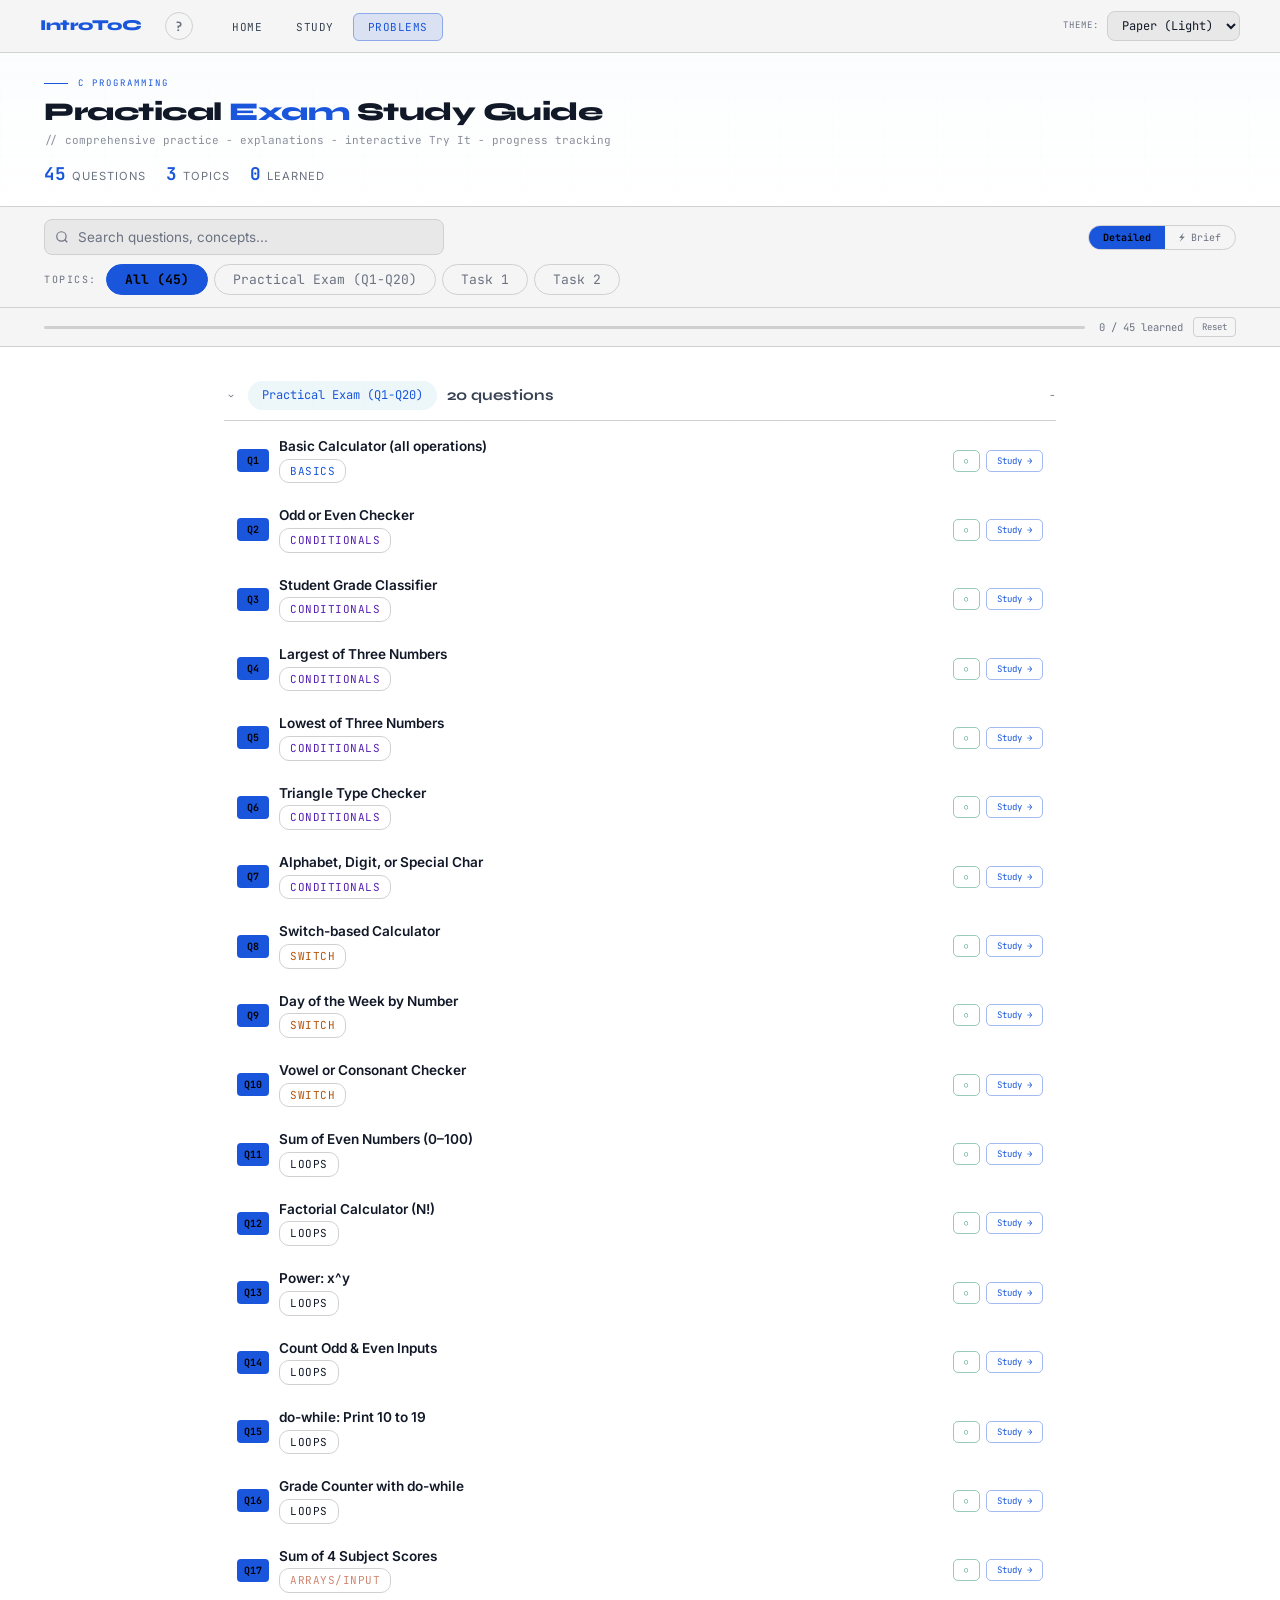
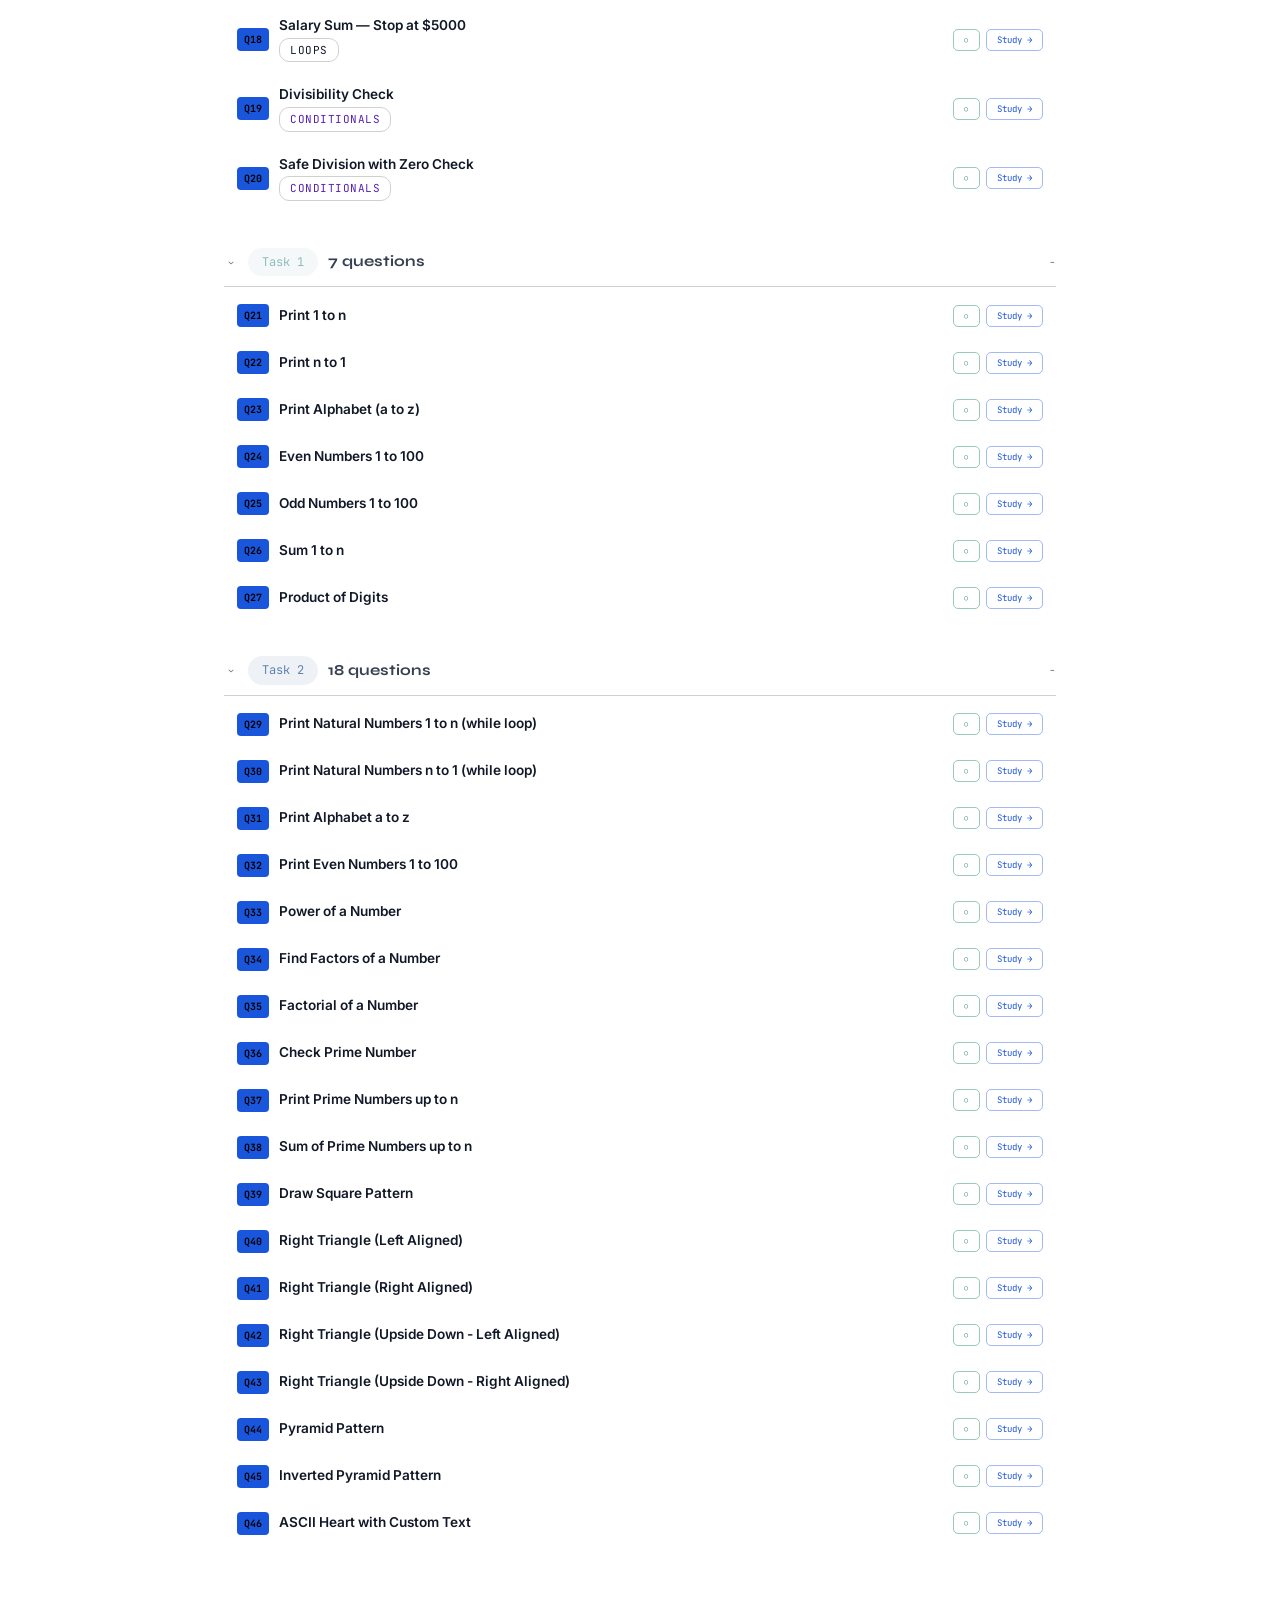
<file: problems.html>
<!DOCTYPE html>
<html lang="en">
<head>
<meta charset="UTF-8">
<meta name="viewport" content="width=device-width, initial-scale=1.0">
<title>Practice Problems - C Programming | Mansoura Uni Prep 2026</title>
<meta name="description" content="20 interactive C programming exam problems with explanations, code breakdowns, and Try It panels.">
<link rel="preconnect" href="https://fonts.googleapis.com">
<link rel="preconnect" href="https://fonts.gstatic.com" crossorigin>
<link rel="stylesheet" href="css/style.css">
<link rel="stylesheet" href="css/responsive.css">
<link rel="stylesheet" href="css/problems.css">
<script src="js/nav.js"></script>
</head>
<body>

<!-- NAVBAR injected by nav.js -->

<header class="prob-header">
  <div class="eyebrow">C Programming</div>
  <h1>Practical <em>Exam</em> Study Guide</h1>
  <p class="subtitle">// comprehensive practice - explanations - interactive Try It - progress tracking</p>
  <div class="stats-row">
    <div class="stat"><span class="stat-num" id="hdr-questions">0</span><span class="stat-label">Questions</span></div>
    <div class="stat"><span class="stat-num" id="hdr-topics">0</span><span class="stat-label">Topics</span></div>
    <div class="stat"><span class="stat-num" id="hdr-learned">0</span><span class="stat-label">Learned</span></div>
  </div>
</header>

<div class="toolbar">
  <div class="toolbar-top">
    <div class="search-wrap">
      <svg xmlns="http://www.w3.org/2000/svg" fill="none" viewBox="0 0 24 24" stroke="currentColor" stroke-width="2"><circle cx="11" cy="11" r="8"/><path d="m21 21-4.3-4.3"/></svg>
      <input type="text" class="search-input" id="search" placeholder="Search questions, concepts...">
    </div>
    <button class="clear-btn" id="clear-btn" onclick="clearSearch()">&#10005; Clear</button>
    <div class="mode-toggle-wrap">
      <button class="mode-toggle-btn active" id="mode-btn-detailed" onclick="setModalMode('detailed')">Detailed</button>
      <button class="mode-toggle-btn" id="mode-btn-brief" onclick="setModalMode('brief')">⚡ Brief</button>
    </div>
  </div>
  <div class="filter-row" id="filter-row">
    <!-- Buttons dynamically generated by JS -->
  </div>
</div>

<div class="prog-wrap">
  <div class="prog-inner">
    <div class="prog-track"><div class="prog-fill" id="prog-fill"></div></div>
    <span class="prog-text" id="prog-text">0 / 20 learned</span>
    <button class="reset-btn" onclick="resetProgress()">Reset</button>
  </div>
</div>
<div class="results-meta" id="results-meta"></div>

<div class="q-list" id="grid"></div>

<!-- MODAL -->
<div class="modal-overlay" id="modal" onclick="onOverlayClick(event)">
  <div class="modal-wrap">
    <div class="modal" id="modal-box" onclick="event.stopPropagation()">
      <div class="m-hdr">
        <span class="m-qnum" id="m-qnum"></span>
        <span class="m-title" id="m-title"></span>
        <button class="m-nav" id="m-prev" onclick="navModal(-1)">&larr; Prev</button>
        <button class="m-nav" id="m-next" onclick="navModal(1)">Next &rarr;</button>
        <button class="m-close" onclick="closeModal()">&#10005;</button>
      </div>
      <div class="m-body">
        <div class="m-left" id="m-left"></div>
        <div class="m-right">
          <div class="code-panel-hdr">
            <span class="dot dot-r"></span><span class="dot dot-y"></span><span class="dot dot-g"></span>
            <span class="code-panel-fname" id="cp-fname">main.c</span>
            <button class="cp-btn" onclick="copyModalCode()">copy</button>
          </div>
          <div class="code-display" id="code-display"></div>
          <div class="tryit-panel">
            <div class="tryit-hdr" onclick="toggleTryIt()" id="tryit-hdr">
              <span class="tryit-hdr-lbl">&#9889; Try It</span>
              <span class="tryit-hdr-icon" id="tryit-icon">&#9662;</span>
            </div>
            <div class="tryit-body hidden" id="tryit-body"></div>
          </div>
          <div class="notes-wrap">
            <div class="notes-lbl">MY NOTES -- auto-saved</div>
            <textarea class="notes-ta" id="notes-ta" placeholder="Write anything here -- saved per question..."></textarea>
          </div>
        </div>
      </div>
      <div class="m-foot">
        <button class="learn-btn" id="m-learn" onclick="toggleLearnedModal()">&#9675; Mark as learned</button>
        <span style="flex:1"></span>
        <span style="font-family:var(--font-mono);font-size:9px;color:var(--muted);">&larr; &rarr; navigate &nbsp;&middot;&nbsp; Esc close</span>
      </div>
    </div>
  </div>
</div>

<button class="btt" id="btt">&uarr;</button>
<div class="toast" id="toast"></div>

<!-- ── 100% CELEBRATION OVERLAY ── -->
<div id="celebrate-overlay" class="celebrate-overlay">
  <div id="confetti-container" class="confetti-container"></div>
  <div class="celebrate-card">
    <button class="celebrate-close" onclick="closeCelebration()">✕</button>
    <div class="celebrate-icon" id="cel-icon">🏆</div>
    <div class="celebrate-title" id="cel-title">You finished everything.</div>
    <div class="celebrate-sub" id="cel-sub">Every single problem. Marked. Done.</div>
    <div class="celebrate-quote" id="cel-quote">
      "Most people open the page, scroll a bit, and close it.<br>
      You actually did the work.<br>
      That's not nothing — that's everything."
    </div>
    <div class="celebrate-meta">
      <span id="cel-count"></span> problems &nbsp;·&nbsp; 100% complete
    </div>
    <div class="celebrate-actions">
      <a href="study.html" class="celebrate-btn-sec">Review Study Guide</a>
      <button class="celebrate-btn-pri" onclick="closeCelebration()">Close &amp; Keep Going</button>
    </div>
  </div>
</div>

<style>
/* ── Celebration overlay ── */
.celebrate-overlay {
  display: none;
  position: fixed; inset: 0; z-index: 3000;
  background: rgba(0,0,0,.85);
  backdrop-filter: blur(18px);
  -webkit-backdrop-filter: blur(18px);
  align-items: center; justify-content: center;
  padding: 20px;
}
.celebrate-overlay.active { display: flex; }

.confetti-container {
  position: absolute; inset: 0;
  pointer-events: none; overflow: hidden;
}
.confetti-piece {
  position: absolute;
  top: -20px;
  animation: confettiFall linear both;
  opacity: .9;
}
@keyframes confettiFall {
  0%   { transform: translateY(0)    rotate(0deg)   scaleX(1); opacity: .9; }
  50%  { transform: translateY(50vh) rotate(360deg) scaleX(-1); }
  100% { transform: translateY(110vh) rotate(720deg) scaleX(1); opacity: 0; }
}

.celebrate-card {
  position: relative;
  background: var(--card);
  border: 1px solid var(--border-hi);
  border-radius: 20px;
  width: 100%; max-width: 480px;
  padding: 2.5rem 2rem 2rem;
  text-align: center;
  box-shadow: 0 0 0 1px var(--bd-ac), 0 40px 100px rgba(0,0,0,.5);
  animation: celCardIn .45s cubic-bezier(.22,.61,.36,1) both;
  overflow: hidden;
}
.celebrate-card::before {
  content: '';
  position: absolute; top: 0; left: 0; right: 0; height: 3px;
  background: linear-gradient(90deg, var(--green), var(--accent), var(--accent2));
}
@keyframes celCardIn {
  from { opacity: 0; transform: scale(.88) translateY(24px); }
  to   { opacity: 1; transform: scale(1)   translateY(0); }
}

.celebrate-close {
  position: absolute; top: 14px; right: 16px;
  background: none; border: none; color: var(--muted);
  font-size: 16px; cursor: pointer; padding: 4px;
  transition: color .15s;
}
.celebrate-close:hover { color: var(--text); }

.celebrate-icon {
  font-size: 3.5rem; line-height: 1;
  margin-bottom: 1rem;
  filter: drop-shadow(0 0 20px rgba(212,175,55,.5));
  animation: celIconBounce .6s cubic-bezier(.22,.61,.36,1) .2s both;
}
@keyframes celIconBounce {
  0%   { transform: scale(0) rotate(-15deg); }
  70%  { transform: scale(1.15) rotate(5deg); }
  100% { transform: scale(1) rotate(0deg); }
}

.celebrate-title {
  font-family: var(--font-display);
  font-size: 1.6rem; font-weight: 800;
  color: var(--text);
  margin-bottom: .4rem;
  line-height: 1.2;
}
.celebrate-sub {
  font-family: var(--font-mono);
  font-size: .8rem;
  color: var(--green);
  letter-spacing: .05em;
  margin-bottom: 1.5rem;
}

.celebrate-quote {
  font-size: .88rem;
  color: var(--text2);
  line-height: 1.8;
  font-style: italic;
  padding: 1rem 1.25rem;
  background: var(--bg2);
  border-left: 3px solid var(--green);
  border-radius: 0 var(--rs) var(--rs) 0;
  text-align: left;
  margin-bottom: 1.25rem;
}

.celebrate-meta {
  font-family: var(--font-mono);
  font-size: .75rem;
  color: var(--muted);
  margin-bottom: 1.5rem;
  letter-spacing: .04em;
}

.celebrate-actions {
  display: flex; gap: 10px; justify-content: center; flex-wrap: wrap;
}
.celebrate-btn-pri {
  font-family: var(--font-mono); font-size: 11px;
  padding: 10px 22px; border-radius: 20px;
  background: var(--green); color: #000;
  border: none; cursor: pointer; font-weight: 700;
  transition: all .2s;
}
.celebrate-btn-pri:hover { filter: brightness(1.1); transform: translateY(-1px); }
.celebrate-btn-sec {
  font-family: var(--font-mono); font-size: 11px;
  padding: 10px 22px; border-radius: 20px;
  background: transparent; color: var(--accent);
  border: 1px solid var(--bd-ac); cursor: pointer;
  text-decoration: none; display: inline-flex; align-items: center;
  transition: all .2s;
}
.celebrate-btn-sec:hover { background: var(--accent-dim); text-decoration: none; }

@media (max-width: 480px) {
  .celebrate-card { padding: 2rem 1.25rem 1.5rem; }
  .celebrate-title { font-size: 1.3rem; }
  .celebrate-quote { font-size: .82rem; }
}

/* ── "again" variant — muted overlay, no confetti ── */
.celebrate-overlay.celebrate-again {
  background: rgba(0,0,0,.78);
}
.celebrate-overlay.celebrate-again .celebrate-card {
  box-shadow: 0 0 0 1px var(--bd-gr), 0 40px 100px rgba(0,0,0,.4);
}
.celebrate-overlay.celebrate-again .celebrate-card::before {
  background: linear-gradient(90deg, var(--green), var(--accent));
}
.celebrate-overlay.celebrate-again .celebrate-icon {
  filter: drop-shadow(0 0 14px rgba(63,185,80,.4));
}
.celebrate-overlay.celebrate-again .celebrate-sub {
  color: var(--accent);
}
.celebrate-overlay.celebrate-again .celebrate-quote {
  border-left-color: var(--accent);
}

/* rising symbol particles */
.particle-piece {
  position: absolute;
  top: 110%;
  font-weight: 700;
  pointer-events: none;
  animation: particleRise linear both !important;
  background: transparent !important;
}
@keyframes particleRise {
  0%   { transform: translateY(0)    scale(1)    opacity(1); opacity: 1; }
  60%  { opacity: 1; }
  100% { transform: translateY(-110vh) scale(1.3); opacity: 0; }
}
</style>

<script src="js/problems-data.js"></script>
<script src="js/problems.js"></script>
<script>
/* Set the count in the celebration card once Q is loaded */
(function() {
  const el = document.getElementById('cel-count');
  if (el && typeof Q !== 'undefined') el.textContent = Q.length;
})();
</script>
</body>
</html>
</file>
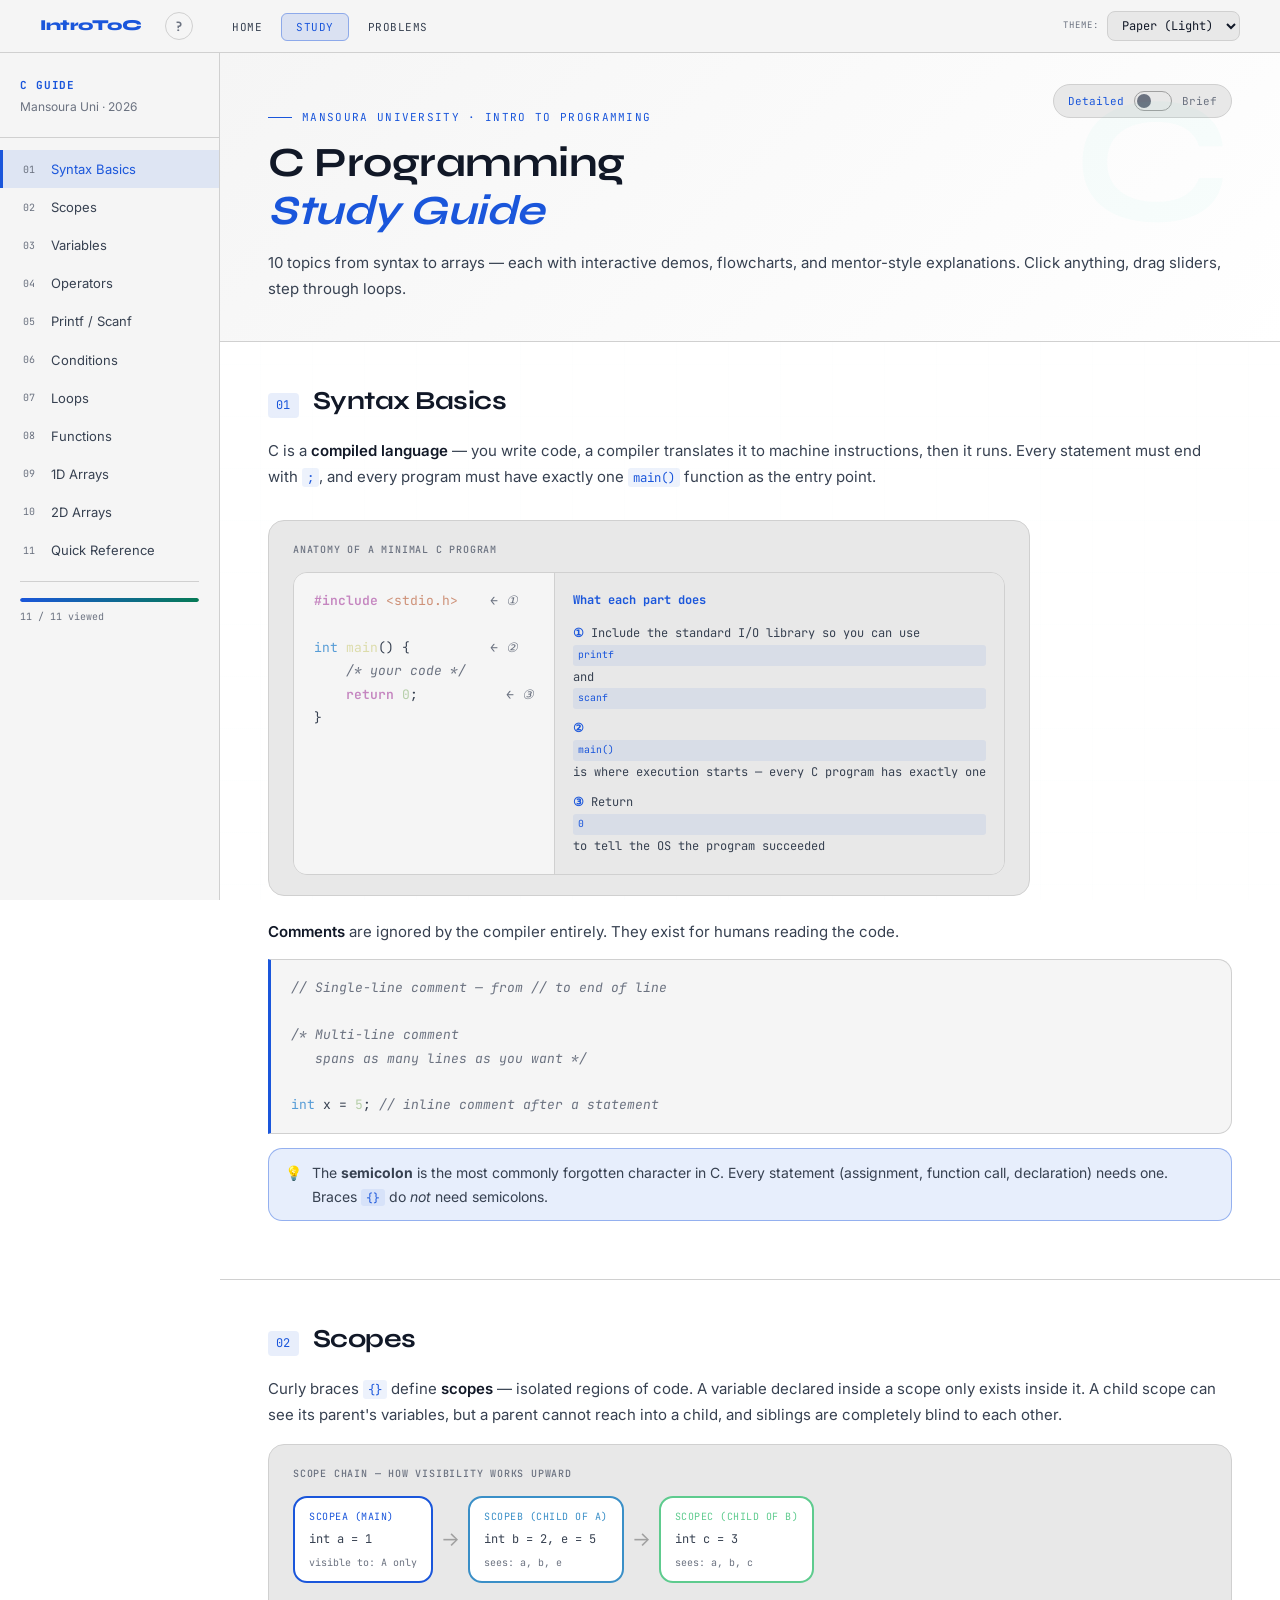
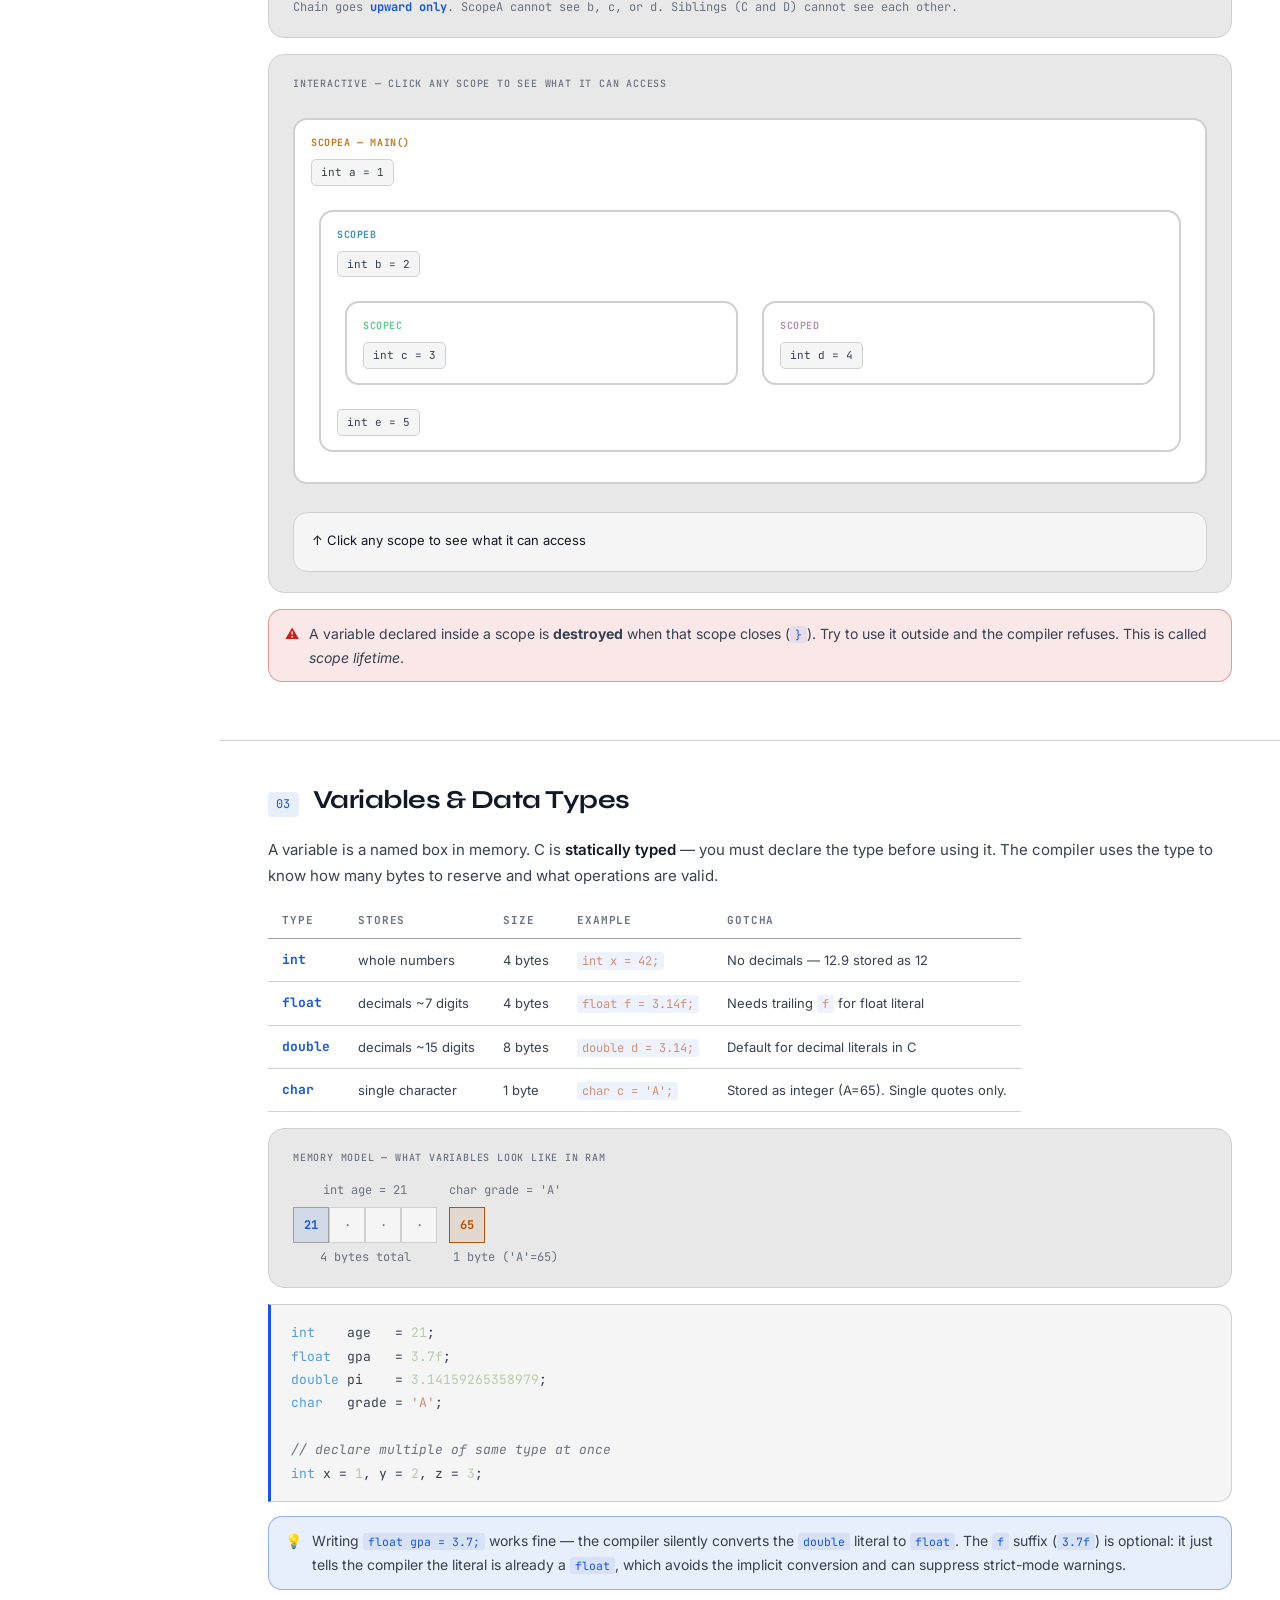
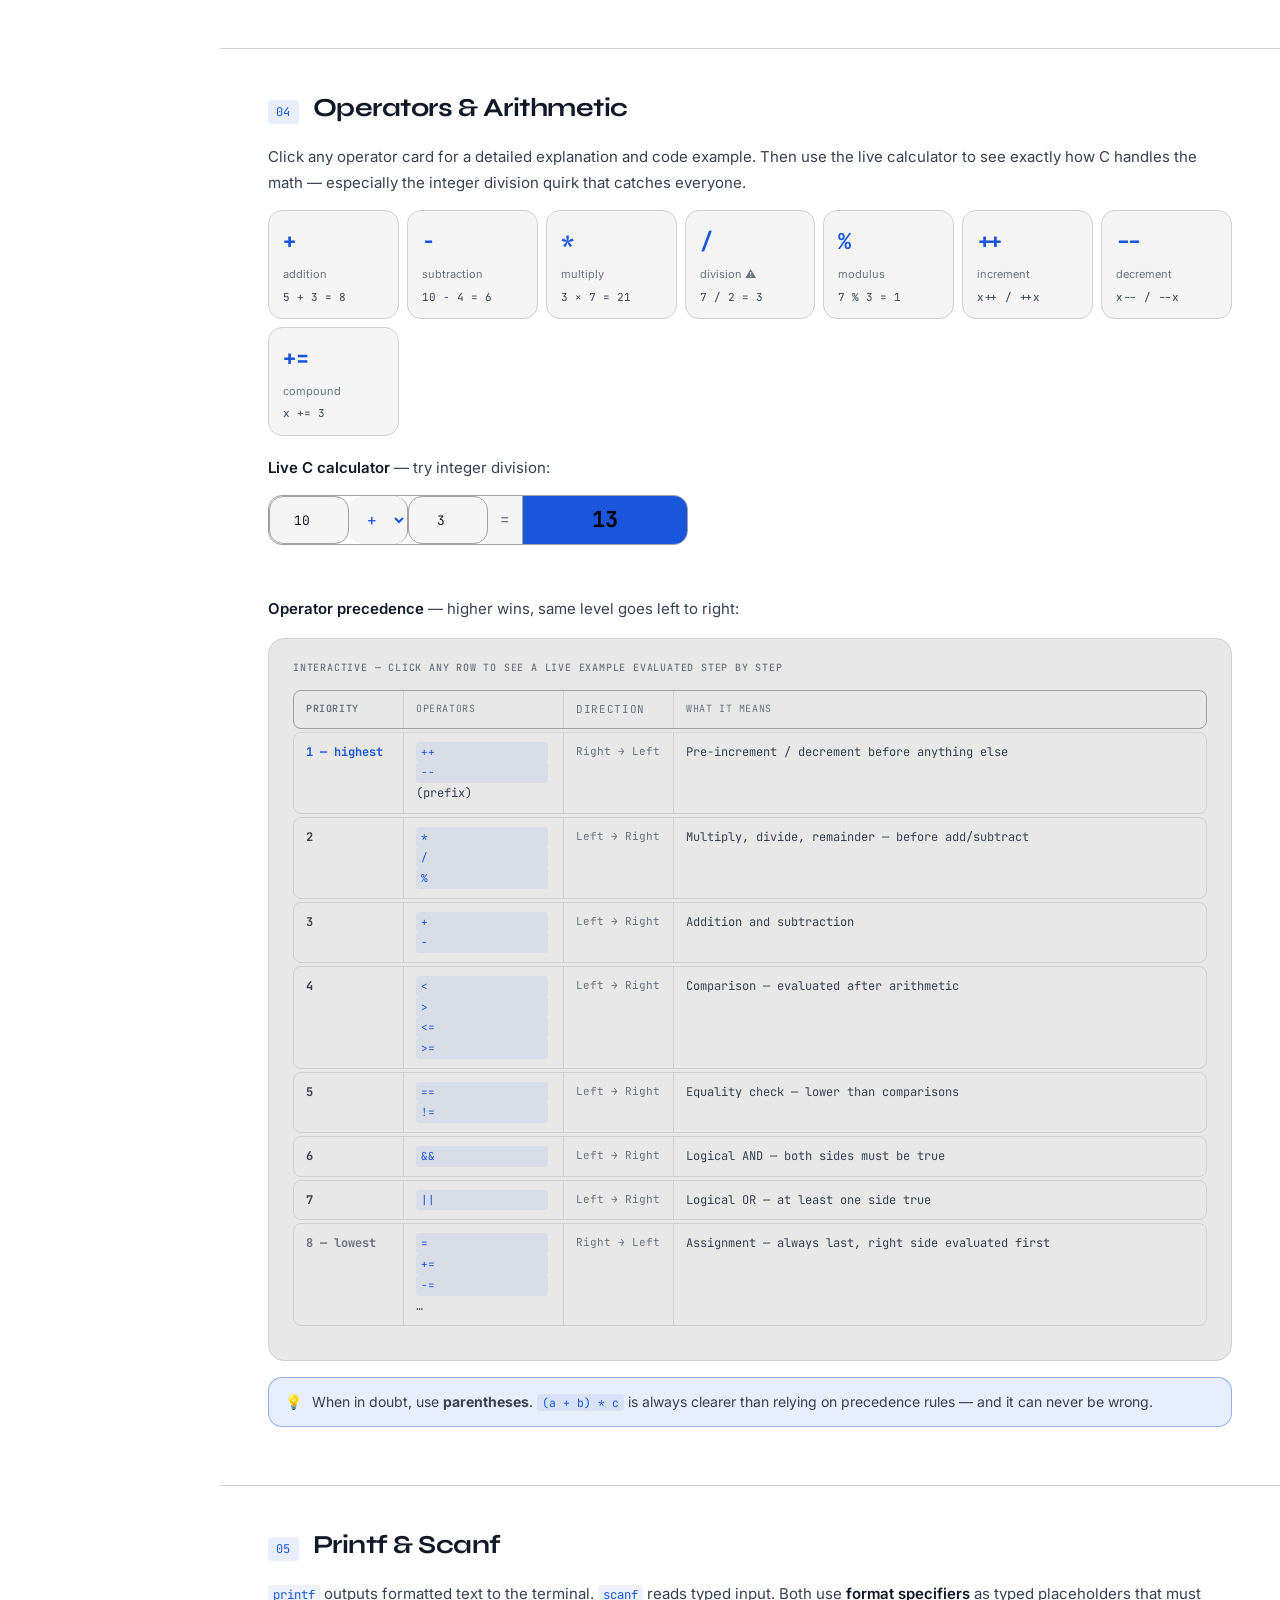
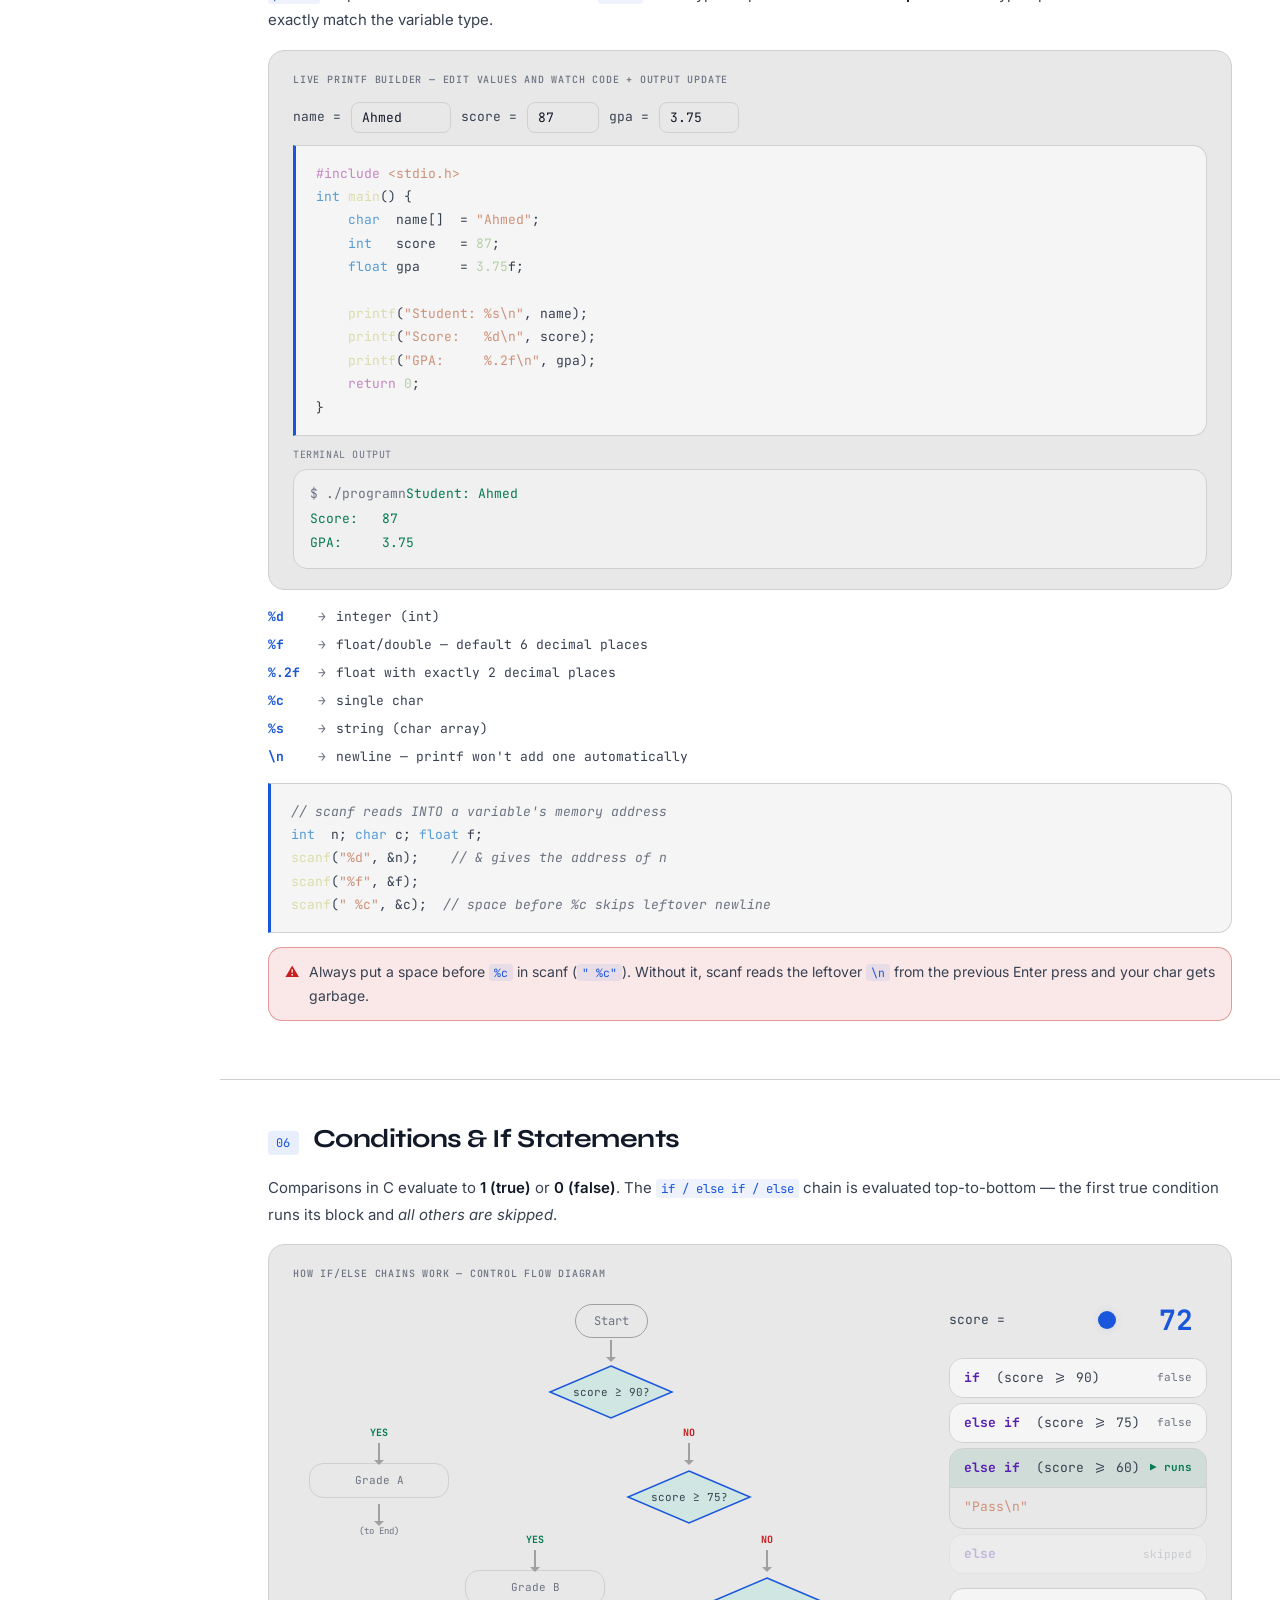
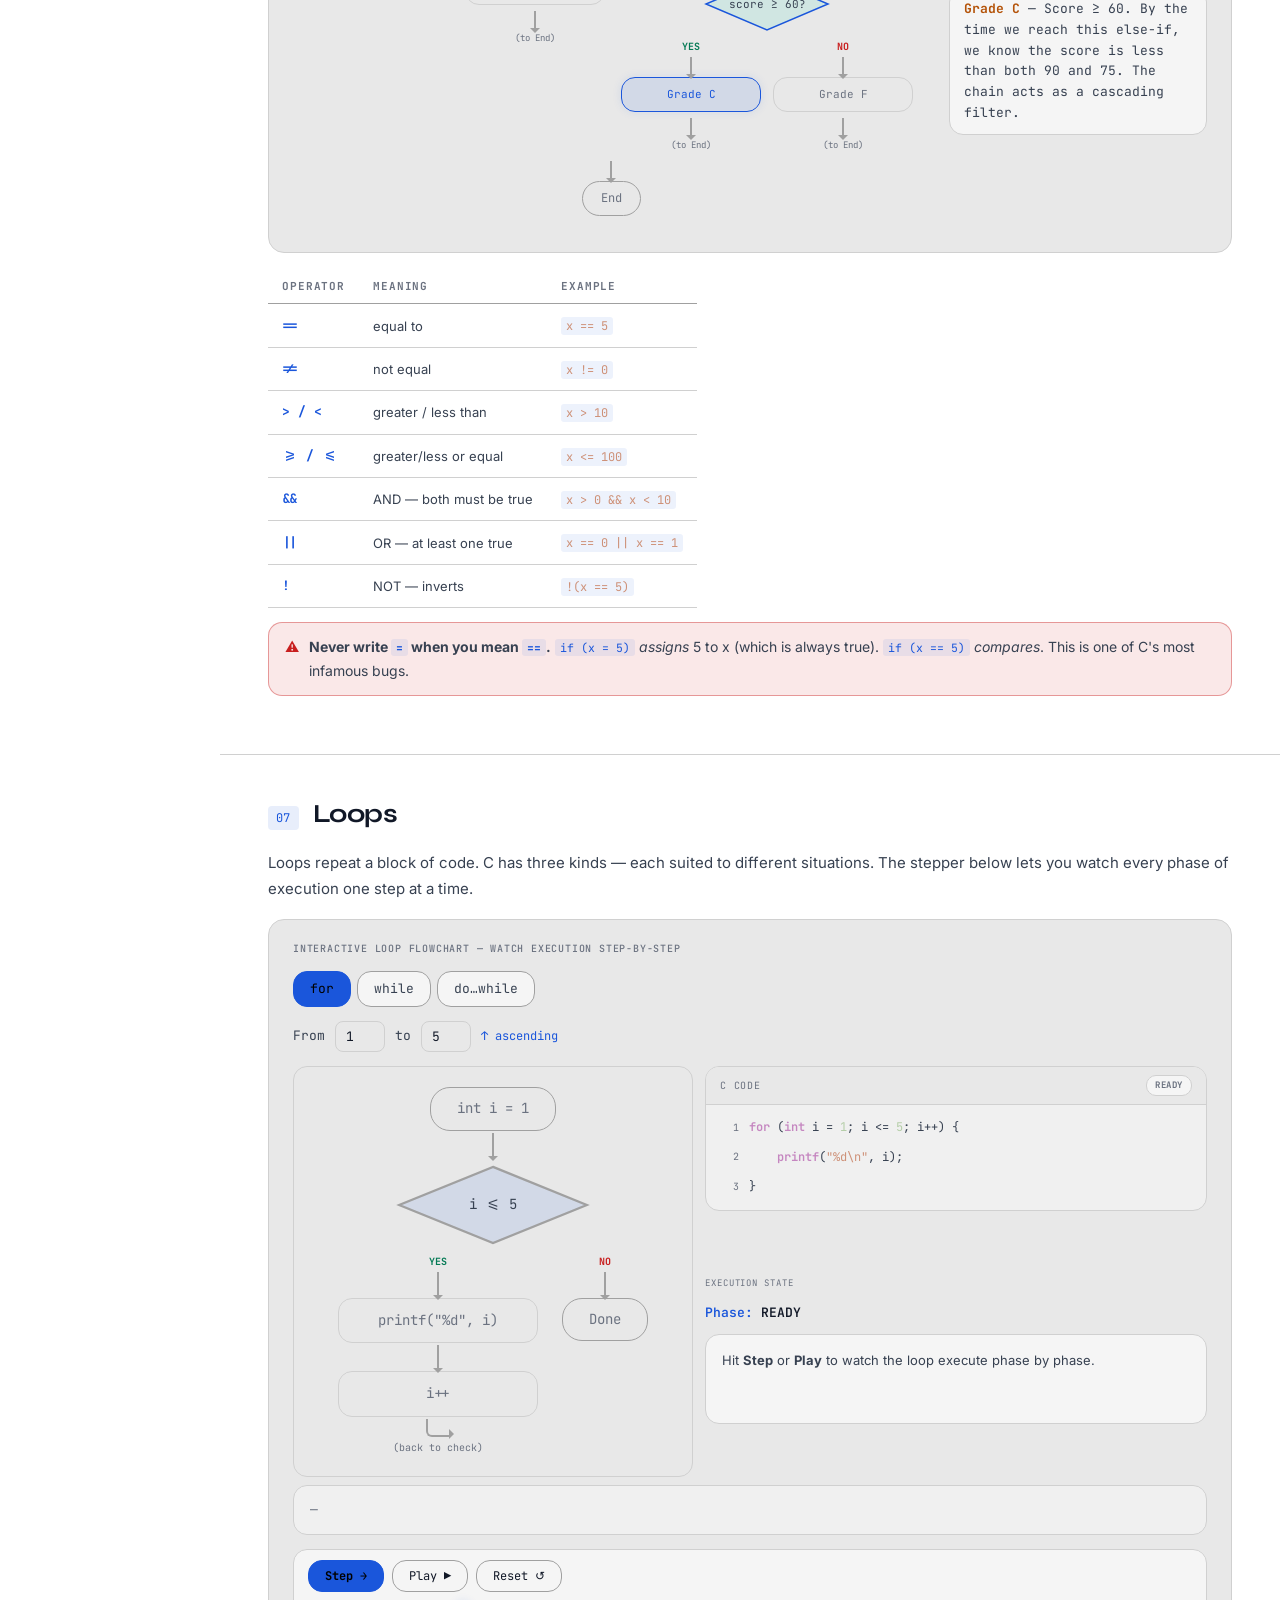
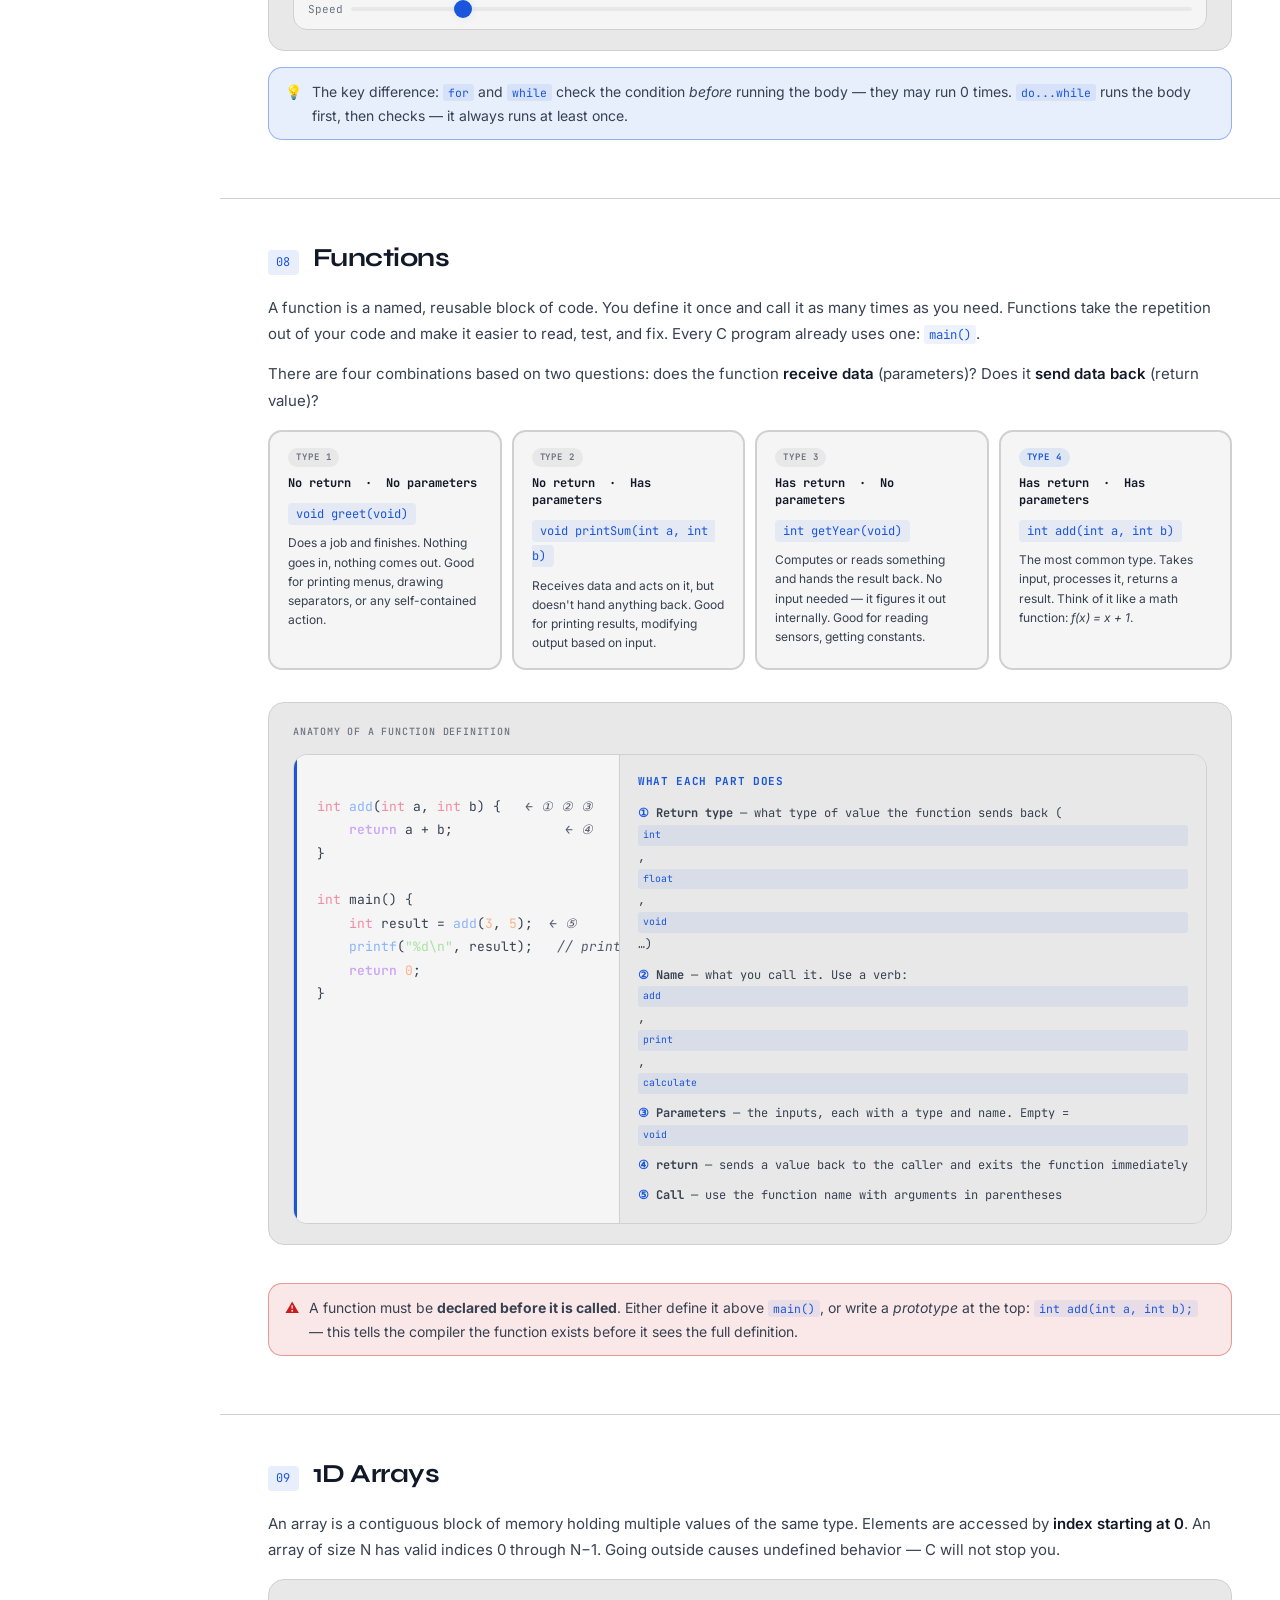
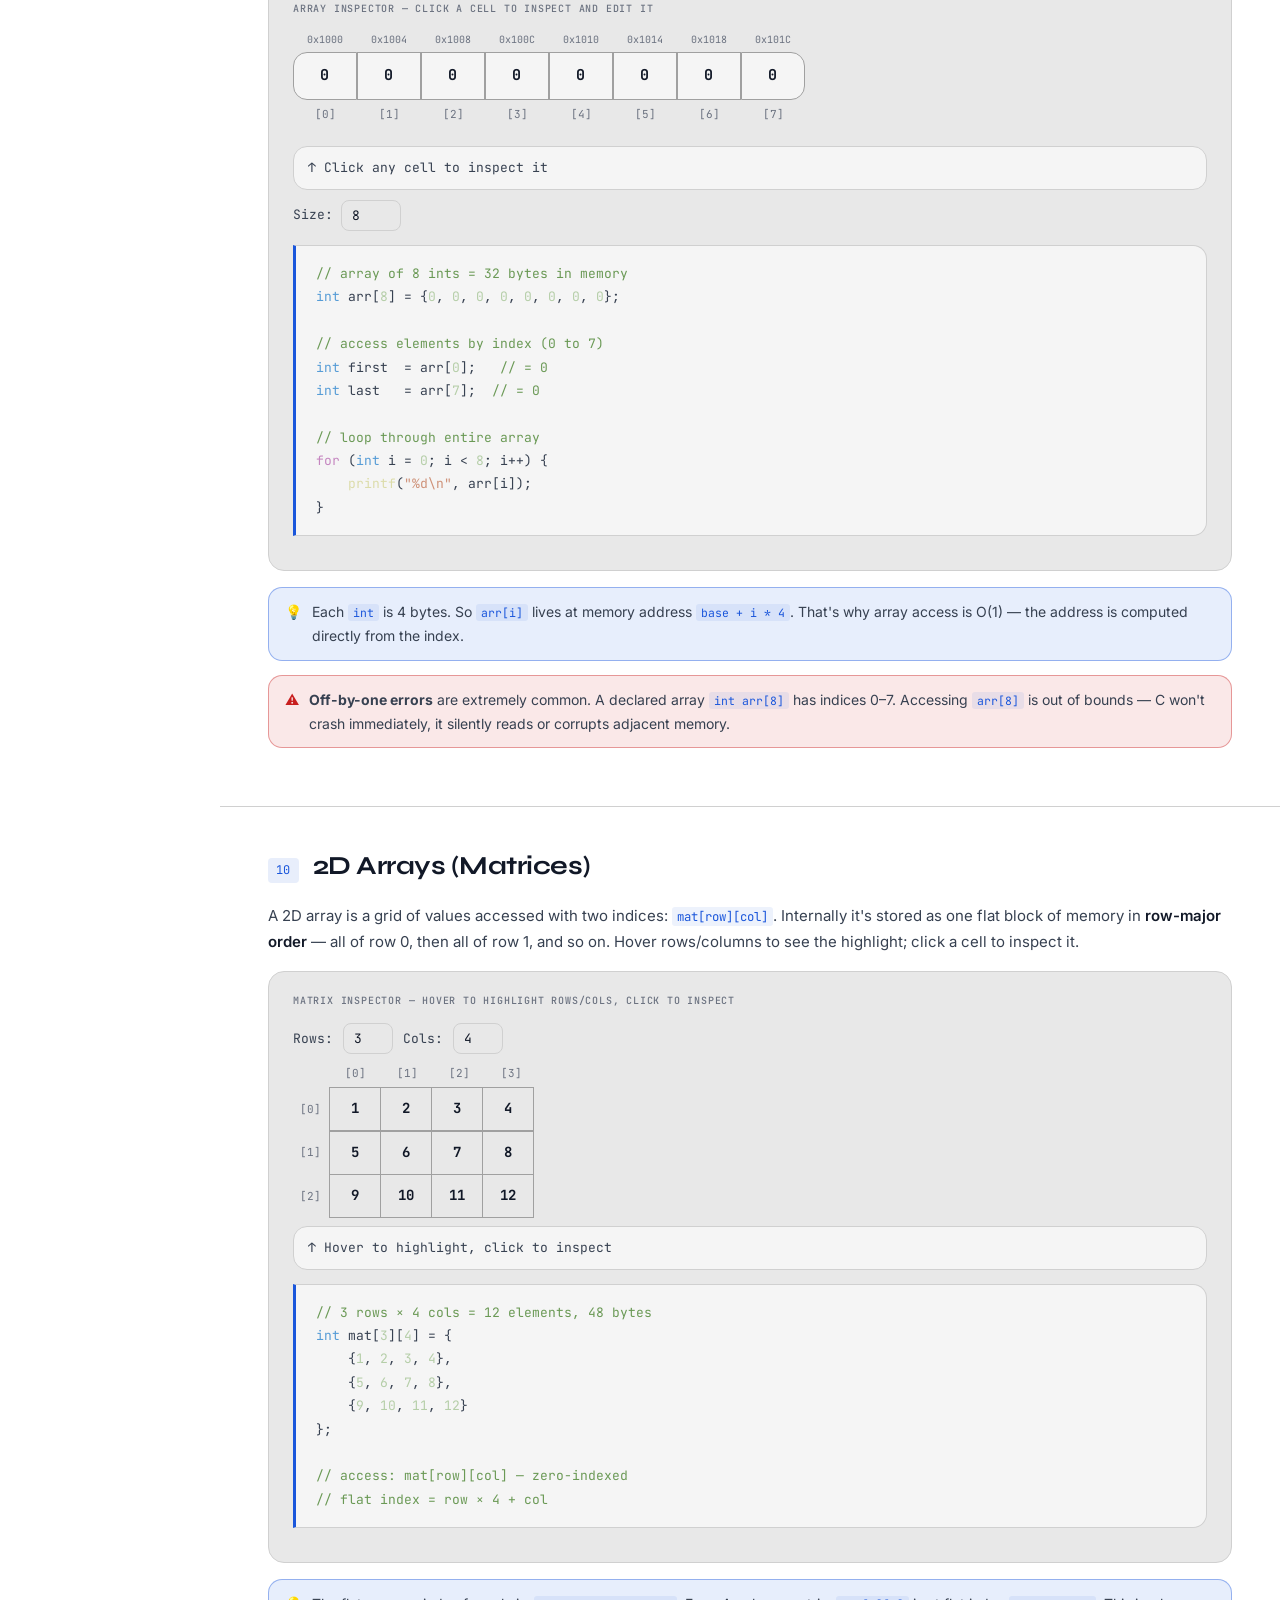
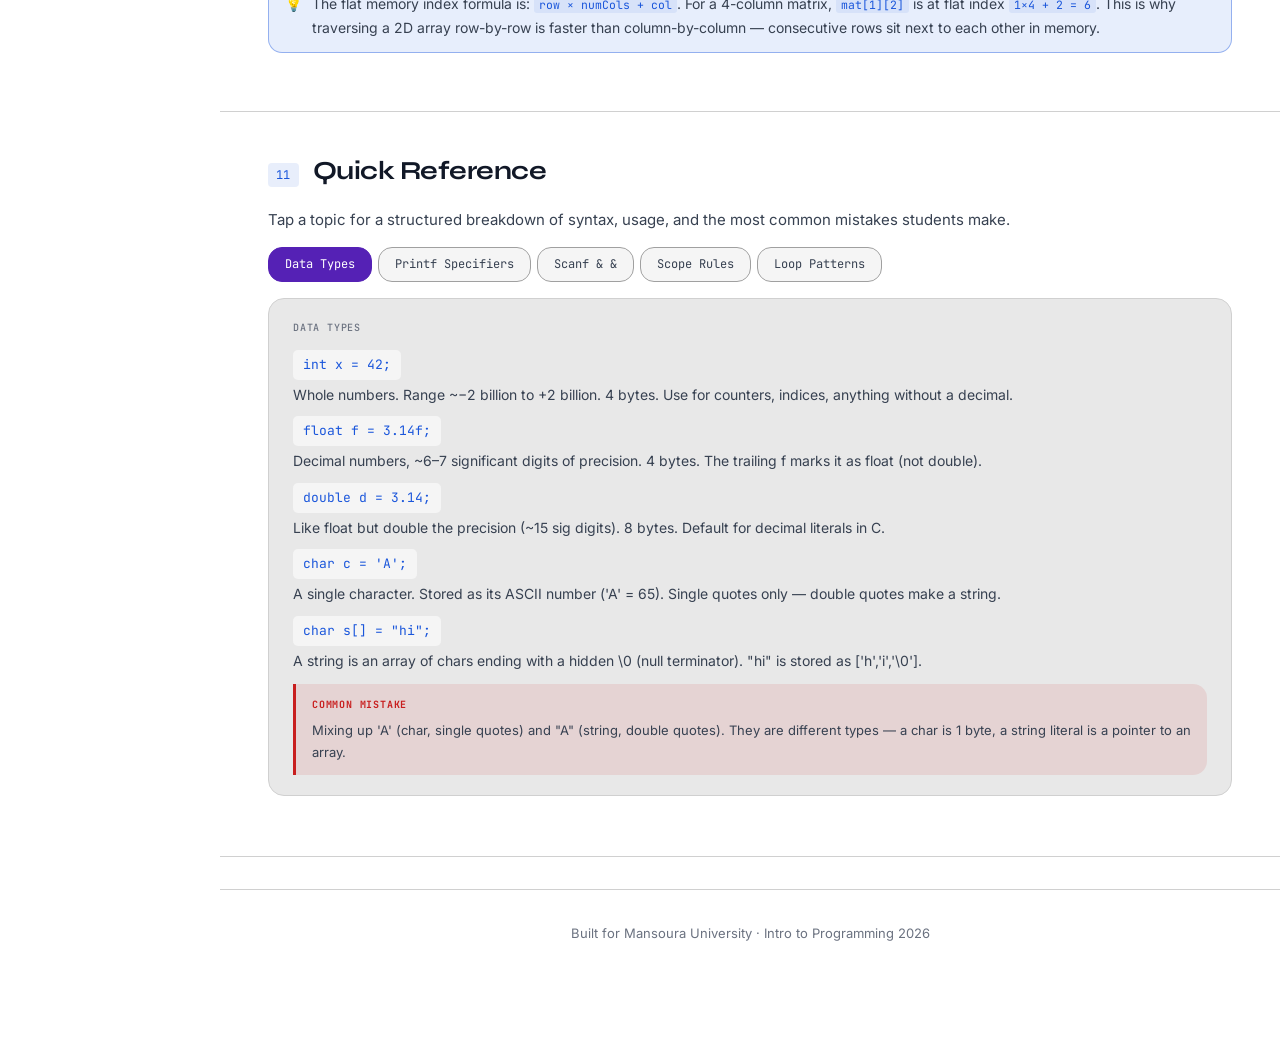
<file: study.html>
<!DOCTYPE html>
<html lang="en">
<head>
<meta charset="UTF-8">
<meta name="viewport" content="width=device-width, initial-scale=1.0">
<title>C Programming — Interactive Study Guide</title>
<link rel="preconnect" href="https://fonts.googleapis.com">
<link rel="preconnect" href="https://fonts.gstatic.com" crossorigin>
<link rel="stylesheet" href="css/style.css">
<link rel="stylesheet" href="css/responsive.css">
<link rel="stylesheet" href="css/study.css">
<script src="js/nav.js"></script>
</head>
<body>
<div class="app">

<!-- NAVBAR injected by nav.js -->

<div class="app-body">
<!-- SIDEBAR -->
<nav class="sidebar">
  <div class="sidebar-brand">
    <div class="logo">C Guide</div>
    <div class="sub">Mansoura Uni · 2026</div>
  </div>
  <a class="nav-item" href="#s1"><span class="nav-num">01</span> Syntax Basics</a>
  <a class="nav-item" href="#s2"><span class="nav-num">02</span> Scopes</a>
  <a class="nav-item" href="#s3"><span class="nav-num">03</span> Variables</a>
  <a class="nav-item" href="#s4"><span class="nav-num">04</span> Operators</a>
  <a class="nav-item" href="#s5"><span class="nav-num">05</span> Printf / Scanf</a>
  <a class="nav-item" href="#s6"><span class="nav-num">06</span> Conditions</a>
  <a class="nav-item" href="#s7"><span class="nav-num">07</span> Loops</a>
  <a class="nav-item" href="#s8"><span class="nav-num">08</span> Functions</a>
  <a class="nav-item" href="#s9"><span class="nav-num">09</span> 1D Arrays</a>
  <a class="nav-item" href="#s10"><span class="nav-num">10</span> 2D Arrays</a>
  <a class="nav-item" href="#s11"><span class="nav-num">11</span> Quick Reference</a>
  <div class="sidebar-progress">
    <div class="prog-bar"><div class="prog-fill" id="prog-fill" style="width:0%"></div></div>
    <div class="prog-label" id="prog-label">0 / 11 viewed</div>
  </div>
</nav>

<!-- MAIN -->
<div class="main">

<!-- HERO -->
<div class="hero" id="top">
  <div class="mode-toggle">
    <span class="mode-lbl on" id="lbl-det" onclick="setMode('detailed')">Detailed</span>
    <div class="tog" id="tog" onclick="toggleMode()"><div class="tog-dot"></div></div>
    <span class="mode-lbl" id="lbl-brief" onclick="setMode('brief')">Brief</span>
  </div>
  <div class="eyebrow">Mansoura University · Intro to Programming</div>
  <h1>C Programming<br><em>Study Guide</em></h1>
  <p>10 topics from syntax to arrays — each with interactive demos, flowcharts, and mentor-style explanations. Click anything, drag sliders, step through loops.</p>
</div>

<!-- ═══ S1: SYNTAX ═══ -->
<section class="section" id="s1">
  <div class="section-header"><span class="section-num">01</span><h2>Syntax Basics</h2></div>
  <p class="prose">C is a <strong>compiled language</strong> — you write code, a compiler translates it to machine instructions, then it runs. Every statement must end with <code>;</code>, and every program must have exactly one <code>main()</code> function as the entry point.</p>

  <div class="demo">
    <div class="demo-label">Anatomy of a minimal C program</div>
    <div class="anatomy-wrap">
      <div class="anatomy-code"><span class="cb" style="margin:0;padding:0;border:none;background:transparent"><span class="kw">#include</span> <span class="str">&lt;stdio.h&gt;</span>    <span class="cm">← ①</span>

<span class="tp">int</span> <span class="fn">main</span>() {          <span class="cm">← ②</span>
    <span class="cm">/* your code */</span>
    <span class="kw">return</span> <span class="num">0</span>;           <span class="cm">← ③</span>
}</span></div>
      <div class="anatomy-notes">
        <div class="anatomy-title">What each part does</div>
        <div class="anatomy-item"><span class="anatomy-num">①</span> Include the standard I/O library so you can use <code>printf</code> and <code>scanf</code></div>
        <div class="anatomy-item"><span class="anatomy-num">②</span> <code>main()</code> is where execution starts — every C program has exactly one</div>
        <div class="anatomy-item"><span class="anatomy-num">③</span> Return <code>0</code> to tell the OS the program succeeded</div>
      </div>
    </div>
  </div>

  <p class="prose"><strong>Comments</strong> are ignored by the compiler entirely. They exist for humans reading the code.</p>
  <div class="cb"><span class="cm">// Single-line comment — from // to end of line</span>

<span class="cm">/* Multi-line comment
   spans as many lines as you want */</span>

<span class="tp">int</span> x = <span class="num">5</span>; <span class="cm">// inline comment after a statement</span></div>

  <div class="tip"><span>💡</span><div>The <strong>semicolon</strong> is the most commonly forgotten character in C. Every statement (assignment, function call, declaration) needs one. Braces <code>{}</code> do <em>not</em> need semicolons.</div></div>
</section>

<!-- ═══ S2: SCOPES ═══ -->
<section class="section" id="s2">
  <div class="section-header"><span class="section-num">02</span><h2>Scopes</h2></div>
  <p class="prose">Curly braces <code>{}</code> define <strong>scopes</strong> — isolated regions of code. A variable declared inside a scope only exists inside it. A child scope can see its parent's variables, but a parent cannot reach into a child, and siblings are completely blind to each other.</p>

  <!-- Scope chain diagram -->
  <div class="demo">
    <div class="demo-label">Scope chain — how visibility works upward</div>
    <div class="scope-chain-diagram">
      <div class="scd-box" style="border-color:var(--cyan)">
        <div class="scd-label" style="color:var(--cyan)">ScopeA (main)</div>
        <div style="color:var(--text2)">int a = 1</div>
        <div style="font-size:10px;color:var(--text3);margin-top:4px">visible to: A only</div>
      </div>
      <div class="scd-arrow">→</div>
      <div class="scd-box" style="border-color:#3a8fc7">
        <div class="scd-label" style="color:#3a8fc7">ScopeB (child of A)</div>
        <div style="color:var(--text2)">int b = 2, e = 5</div>
        <div style="font-size:10px;color:var(--text3);margin-top:4px">sees: a, b, e</div>
      </div>
      <div class="scd-arrow">→</div>
      <div class="scd-box" style="border-color:#5ecb8e">
        <div class="scd-label" style="color:#5ecb8e">ScopeC (child of B)</div>
        <div style="color:var(--text2)">int c = 3</div>
        <div style="font-size:10px;color:var(--text3);margin-top:4px">sees: a, b, c</div>
      </div>
    </div>
    <div style="font-size:12px;color:var(--text3);margin-top:4px;font-family:var(--mono)">Chain goes <strong style="color:var(--cyan)">upward only</strong>. ScopeA cannot see b, c, or d. Siblings (C and D) cannot see each other.</div>
  </div>

  <div class="demo">
    <div class="demo-label">Interactive — click any scope to see what it can access</div>
    <div id="scope-boxes" style="padding:4px 0">
      <div class="scope-box" id="sb-A" onclick="selectScope('A')">
        <div class="sb-label" style="color:#c07a20">ScopeA — main()</div>
        <div class="sb-vars">
          <span class="scope-var" data-var="a">int a = 1</span>
        </div>
        <div style="margin-top:8px;padding:8px">
          <div class="scope-box" id="sb-B" onclick="event.stopPropagation();selectScope('B')">
            <div class="sb-label" style="color:#3a8fc7">ScopeB</div>
            <div class="sb-vars">
              <span class="scope-var" data-var="b">int b = 2</span>
            </div>
            <div style="display:flex;gap:8px;margin-top:8px">
              <div style="flex:1;padding:8px">
                <div class="scope-box" id="sb-C" onclick="event.stopPropagation();selectScope('C')">
                  <div class="sb-label" style="color:#5ecb8e">ScopeC</div>
                  <div class="sb-vars"><span class="scope-var" data-var="c">int c = 3</span></div>
                </div>
              </div>
              <div style="flex:1;padding:8px">
                <div class="scope-box" id="sb-D" onclick="event.stopPropagation();selectScope('D')">
                  <div class="sb-label" style="color:#b48ead">ScopeD</div>
                  <div class="sb-vars"><span class="scope-var" data-var="d">int d = 4</span></div>
                </div>
              </div>
            </div>
            <div class="sb-vars" style="margin-top:8px">
              <span class="scope-var" data-var="e">int e = 5</span>
            </div>
          </div>
        </div>
      </div>
    </div>
    <div class="scope-result" id="scope-result">↑ Click any scope to see what it can access</div>
  </div>

  <div class="warn"><span>⚠</span><div>A variable declared inside a scope is <strong>destroyed</strong> when that scope closes (<code>}</code>). Try to use it outside and the compiler refuses. This is called <em>scope lifetime</em>.</div></div>
</section>

<!-- ═══ S3: VARIABLES ═══ -->
<section class="section" id="s3">
  <div class="section-header"><span class="section-num">03</span><h2>Variables &amp; Data Types</h2></div>
  <p class="prose">A variable is a named box in memory. C is <strong>statically typed</strong> — you must declare the type before using it. The compiler uses the type to know how many bytes to reserve and what operations are valid.</p>

  <table class="dtable">
    <thead><tr><th>Type</th><th>Stores</th><th>Size</th><th>Example</th><th>Gotcha</th></tr></thead>
    <tbody>
      <tr><td>int</td><td>whole numbers</td><td>4 bytes</td><td><code>int x = 42;</code></td><td>No decimals — 12.9 stored as 12</td></tr>
      <tr><td>float</td><td>decimals ~7 digits</td><td>4 bytes</td><td><code>float f = 3.14f;</code></td><td>Needs trailing <code>f</code> for float literal</td></tr>
      <tr><td>double</td><td>decimals ~15 digits</td><td>8 bytes</td><td><code>double d = 3.14;</code></td><td>Default for decimal literals in C</td></tr>
      <tr><td>char</td><td>single character</td><td>1 byte</td><td><code>char c = 'A';</code></td><td>Stored as integer (A=65). Single quotes only.</td></tr>
    </tbody>
  </table>

  <div class="demo">
    <div class="demo-label">Memory model — what variables look like in RAM</div>
    <div style="display:flex;gap:12px;flex-wrap:wrap;font-family:var(--mono);font-size:12px">
      <div style="text-align:center">
        <div style="color:var(--text3);margin-bottom:6px">int age = 21</div>
        <div style="display:flex;gap:0">
          <div style="width:36px;height:36px;border:1px solid var(--border2);background:var(--cyan-dim);display:flex;align-items:center;justify-content:center;color:var(--cyan);font-weight:700">21</div>
          <div style="width:36px;height:36px;border:1px solid var(--border);background:var(--bg2);display:flex;align-items:center;justify-content:center;color:var(--text3)">·</div>
          <div style="width:36px;height:36px;border:1px solid var(--border);background:var(--bg2);display:flex;align-items:center;justify-content:center;color:var(--text3)">·</div>
          <div style="width:36px;height:36px;border:1px solid var(--border);background:var(--bg2);display:flex;align-items:center;justify-content:center;color:var(--text3)">·</div>
        </div>
        <div style="color:var(--text3);margin-top:4px">4 bytes total</div>
      </div>
      <div style="text-align:center">
        <div style="color:var(--text3);margin-bottom:6px">char grade = 'A'</div>
        <div style="display:flex;gap:0">
          <div style="width:36px;height:36px;border:1px solid var(--gold);background:var(--gold-dim);display:flex;align-items:center;justify-content:center;color:var(--gold);font-weight:700">65</div>
        </div>
        <div style="color:var(--text3);margin-top:4px">1 byte ('A'=65)</div>
      </div>
    </div>
  </div>

  <div class="cb"><span class="tp">int</span>    age   = <span class="num">21</span>;
<span class="tp">float</span>  gpa   = <span class="num">3.7f</span>;
<span class="tp">double</span> pi    = <span class="num">3.14159265358979</span>;
<span class="tp">char</span>   grade = <span class="str">'A'</span>;

<span class="cm">// declare multiple of same type at once</span>
<span class="tp">int</span> x = <span class="num">1</span>, y = <span class="num">2</span>, z = <span class="num">3</span>;</div>
  <div class="tip"><span>💡</span><div>Writing <code>float gpa = 3.7;</code> works fine — the compiler silently converts the <code>double</code> literal to <code>float</code>. The <code>f</code> suffix (<code>3.7f</code>) is optional: it just tells the compiler the literal is already a <code>float</code>, which avoids the implicit conversion and can suppress strict-mode warnings.</div></div>
</section>

<!-- ═══ S4: OPERATORS ═══ -->
<section class="section" id="s4">
  <div class="section-header"><span class="section-num">04</span><h2>Operators &amp; Arithmetic</h2></div>
  <p class="prose">Click any operator card for a detailed explanation and code example. Then use the live calculator to see exactly how C handles the math — especially the integer division quirk that catches everyone.</p>

  <div class="ops-grid">
    <div class="op-card" onclick="pickOp(this,'+')"><span class="op-sym">+</span><span class="op-name">addition</span><div class="op-ex">5 + 3 = 8</div></div>
    <div class="op-card" onclick="pickOp(this,'-')"><span class="op-sym">-</span><span class="op-name">subtraction</span><div class="op-ex">10 − 4 = 6</div></div>
    <div class="op-card" onclick="pickOp(this,'*')"><span class="op-sym">*</span><span class="op-name">multiply</span><div class="op-ex">3 × 7 = 21</div></div>
    <div class="op-card" onclick="pickOp(this,'/')"><span class="op-sym">/</span><span class="op-name">division ⚠</span><div class="op-ex">7 / 2 = 3</div></div>
    <div class="op-card" onclick="pickOp(this,'%')"><span class="op-sym">%</span><span class="op-name">modulus</span><div class="op-ex">7 % 3 = 1</div></div>
    <div class="op-card" onclick="pickOp(this,'++')"><span class="op-sym">++</span><span class="op-name">increment</span><div class="op-ex">x++ / ++x</div></div>
    <div class="op-card" onclick="pickOp(this,'--')"><span class="op-sym">--</span><span class="op-name">decrement</span><div class="op-ex">x-- / --x</div></div>
    <div class="op-card" onclick="pickOp(this,'+=')"><span class="op-sym">+=</span><span class="op-name">compound</span><div class="op-ex">x += 3</div></div>
  </div>

  <div id="op-demo" class="demo">
    <div class="demo-label" id="op-title">Example</div>
    <div id="op-why" class="op-why-box"></div>
    <div id="op-note" class="op-note-box" style="display:none"></div>
    <div class="cb" id="op-code" style="margin:0"></div>
  </div>

  <p class="prose" style="margin-top:1.2rem"><strong>Live C calculator</strong> — try integer division:</p>
  <div class="calc-wrap">
    <input class="calc-input" type="number" id="ca" value="10" oninput="doCalc()">
    <select class="calc-op" id="cop" onchange="doCalc()">
      <option>+</option><option>-</option><option value="*">*</option><option>/</option><option>%</option>
    </select>
    <input class="calc-input-b" type="number" id="cb2" value="3" oninput="doCalc()">
    <span class="calc-eq">=</span>
    <div class="calc-res" id="cres">13</div>
  </div>
  <div class="calc-note" id="cnote"></div>

  <p class="prose" style="margin-top:1.2rem"><strong>Operator precedence</strong> — higher wins, same level goes left to right:</p>

  <!-- Interactive Order of Operations -->
  <div class="demo" id="prec-demo">
    <div class="demo-label">Interactive — click any row to see a live example evaluated step by step</div>
    <div class="prec-table">
      <div class="prec-row prec-hdr">
        <span class="prec-rank">Priority</span>
        <span class="prec-ops">Operators</span>
        <span class="prec-dir">Direction</span>
        <span class="prec-desc">What it means</span>
      </div>
      <div class="prec-row" onclick="showPrecEx(0)">
        <span class="prec-rank prec-hi">1 — highest</span>
        <span class="prec-ops"><code>++</code> <code>--</code> (prefix)</span>
        <span class="prec-dir">Right → Left</span>
        <span class="prec-desc">Pre-increment / decrement before anything else</span>
      </div>
      <div class="prec-row" onclick="showPrecEx(1)">
        <span class="prec-rank">2</span>
        <span class="prec-ops"><code>*</code> <code>/</code> <code>%</code></span>
        <span class="prec-dir">Left → Right</span>
        <span class="prec-desc">Multiply, divide, remainder — before add/subtract</span>
      </div>
      <div class="prec-row" onclick="showPrecEx(2)">
        <span class="prec-rank">3</span>
        <span class="prec-ops"><code>+</code> <code>-</code></span>
        <span class="prec-dir">Left → Right</span>
        <span class="prec-desc">Addition and subtraction</span>
      </div>
      <div class="prec-row" onclick="showPrecEx(3)">
        <span class="prec-rank">4</span>
        <span class="prec-ops"><code>&lt;</code> <code>&gt;</code> <code>&lt;=</code> <code>&gt;=</code></span>
        <span class="prec-dir">Left → Right</span>
        <span class="prec-desc">Comparison — evaluated after arithmetic</span>
      </div>
      <div class="prec-row" onclick="showPrecEx(4)">
        <span class="prec-rank">5</span>
        <span class="prec-ops"><code>==</code> <code>!=</code></span>
        <span class="prec-dir">Left → Right</span>
        <span class="prec-desc">Equality check — lower than comparisons</span>
      </div>
      <div class="prec-row" onclick="showPrecEx(5)">
        <span class="prec-rank">6</span>
        <span class="prec-ops"><code>&amp;&amp;</code></span>
        <span class="prec-dir">Left → Right</span>
        <span class="prec-desc">Logical AND — both sides must be true</span>
      </div>
      <div class="prec-row" onclick="showPrecEx(6)">
        <span class="prec-rank">7</span>
        <span class="prec-ops"><code>||</code></span>
        <span class="prec-dir">Left → Right</span>
        <span class="prec-desc">Logical OR — at least one side true</span>
      </div>
      <div class="prec-row" onclick="showPrecEx(7)">
        <span class="prec-rank prec-lo">8 — lowest</span>
        <span class="prec-ops"><code>=</code> <code>+=</code> <code>-=</code> …</span>
        <span class="prec-dir">Right → Left</span>
        <span class="prec-desc">Assignment — always last, right side evaluated first</span>
      </div>
    </div>
    <div class="prec-ex-box" id="prec-ex-box" style="display:none">
      <div class="prec-ex-label" id="prec-ex-label"></div>
      <div class="prec-steps" id="prec-steps"></div>
      <div class="prec-result" id="prec-result"></div>
    </div>
  </div>

  <div class="tip"><span>💡</span><div>When in doubt, use <strong>parentheses</strong>. <code>(a + b) * c</code> is always clearer than relying on precedence rules — and it can never be wrong.</div></div>
</section>

<!-- ═══ S5: PRINTF / SCANF ═══ -->
<section class="section" id="s5">
  <div class="section-header"><span class="section-num">05</span><h2>Printf &amp; Scanf</h2></div>
  <p class="prose"><code>printf</code> outputs formatted text to the terminal. <code>scanf</code> reads typed input. Both use <strong>format specifiers</strong> as typed placeholders that must exactly match the variable type.</p>

  <div class="demo">
    <div class="demo-label">Live printf builder — edit values and watch code + output update</div>
    <div class="pf-input-row">
      <label>name =</label>
      <input type="text" id="pf-name" value="Ahmed" style="width:100px" oninput="buildPrintf()">
      <label>score =</label>
      <input type="number" id="pf-score" value="87" style="width:72px" oninput="buildPrintf()">
      <label>gpa =</label>
      <input type="number" id="pf-gpa" value="3.75" step="0.01" style="width:80px" oninput="buildPrintf()">
    </div>
    <div class="cb" id="pf-code" style="margin:0 0 10px"></div>
    <div style="font-family:var(--mono);font-size:10px;color:var(--text3);text-transform:uppercase;letter-spacing:.06em;margin-bottom:6px">Terminal Output</div>
    <div class="terminal" id="pf-output"></div>
  </div>

  <div style="margin:14px 0">
    <div class="fmt-row"><span class="fmt-spec">%d</span><span class="fmt-arrow">→</span><span class="fmt-type">integer (int)</span></div>
    <div class="fmt-row"><span class="fmt-spec">%f</span><span class="fmt-arrow">→</span><span class="fmt-type">float/double — default 6 decimal places</span></div>
    <div class="fmt-row"><span class="fmt-spec">%.2f</span><span class="fmt-arrow">→</span><span class="fmt-type">float with exactly 2 decimal places</span></div>
    <div class="fmt-row"><span class="fmt-spec">%c</span><span class="fmt-arrow">→</span><span class="fmt-type">single char</span></div>
    <div class="fmt-row"><span class="fmt-spec">%s</span><span class="fmt-arrow">→</span><span class="fmt-type">string (char array)</span></div>
    <div class="fmt-row"><span class="fmt-spec">\n</span><span class="fmt-arrow">→</span><span class="fmt-type">newline — printf won't add one automatically</span></div>
  </div>

  <div class="cb"><span class="cm">// scanf reads INTO a variable's memory address</span>
<span class="tp">int</span>  n; <span class="tp">char</span> c; <span class="tp">float</span> f;
<span class="fn">scanf</span>(<span class="str">"%d"</span>, &amp;n);    <span class="cm">// &amp; gives the address of n</span>
<span class="fn">scanf</span>(<span class="str">"%f"</span>, &amp;f);
<span class="fn">scanf</span>(<span class="str">" %c"</span>, &amp;c);  <span class="cm">// space before %c skips leftover newline</span></div>

  <div class="warn"><span>⚠</span><div>Always put a space before <code>%c</code> in scanf (<code>" %c"</code>). Without it, scanf reads the leftover <code>\n</code> from the previous Enter press and your char gets garbage.</div></div>
</section>

<!-- ═══ S6: CONDITIONS ═══ -->
<section class="section" id="s6">
  <div class="section-header"><span class="section-num">06</span><h2>Conditions &amp; If Statements</h2></div>
  <p class="prose">Comparisons in C evaluate to <strong>1 (true)</strong> or <strong>0 (false)</strong>. The <code>if / else if / else</code> chain is evaluated top-to-bottom — the first true condition runs its block and <em>all others are skipped</em>.</p>

  <!-- If/else flowchart -->
  <div class="demo">
    <div class="demo-label">How if/else chains work — control flow diagram</div>
    <div class="if-demo-wrap">
      <div class="if-fc-scroll">
        <div class="if-fc-scale-wrap">
        <div class="if-flowchart-wrap">
        <div class="ifc-start">Start</div>
        <div class="fc-arr-v"></div>
        <div class="ifc-diamond" id="ifc-d0">
          <svg viewBox="0 0 130 60"><polygon points="65,4 126,30 65,56 4,30" fill="rgba(77,217,192,.08)" stroke="#2a3048" stroke-width="1.5"/></svg>
          <span>score ≥ 90?</span>
        </div>
        <div style="display:flex;gap:4px;align-items:flex-start">
          <div style="display:flex;flex-direction:column;align-items:center">
            <div class="ifc-yes" style="margin-bottom:0">YES</div>
            <div class="fc-arr-v"></div>
            <div class="ifc-body-box" id="ifc-b0">Grade A</div>
            <div class="fc-arr-v" style="margin-top:6px; margin-bottom:2px"></div>
            <div style="font-size:9px;color:var(--text3)">(to End)</div>
          </div>
          <div style="display:flex;flex-direction:column;align-items:center;margin-left:12px">
            <div class="ifc-no" style="margin-bottom:0">NO</div>
            <div class="fc-arr-v"></div>
            <div class="ifc-diamond" id="ifc-d1" style="margin:4px 0">
              <svg viewBox="0 0 130 60"><polygon points="65,4 126,30 65,56 4,30" fill="rgba(77,217,192,.08)" stroke="#2a3048" stroke-width="1.5"/></svg>
              <span>score ≥ 75?</span>
            </div>
            <div style="display:flex;gap:4px;align-items:flex-start">
              <div style="display:flex;flex-direction:column;align-items:center">
                <div class="ifc-yes" style="margin-bottom:0">YES</div>
                <div class="fc-arr-v"></div>
                <div class="ifc-body-box" id="ifc-b1">Grade B</div>
                <div class="fc-arr-v" style="margin-top:6px; margin-bottom:2px"></div>
                <div style="font-size:9px;color:var(--text3)">(to End)</div>
              </div>
              <div style="display:flex;flex-direction:column;align-items:center;margin-left:12px">
                <div class="ifc-no" style="margin-bottom:0">NO</div>
                <div class="fc-arr-v"></div>
                <div class="ifc-diamond" id="ifc-d2" style="margin:4px 0">
                  <svg viewBox="0 0 130 60"><polygon points="65,4 126,30 65,56 4,30" fill="rgba(77,217,192,.08)" stroke="#2a3048" stroke-width="1.5"/></svg>
                  <span>score ≥ 60?</span>
                </div>
                <div style="display:flex;gap:4px">
                  <div style="display:flex;flex-direction:column;align-items:center">
                    <div class="ifc-yes" style="margin-bottom:0">YES</div>
                    <div class="fc-arr-v"></div>
                    <div class="ifc-body-box" id="ifc-b2">Grade C</div>
                    <div class="fc-arr-v" style="margin-top:6px; margin-bottom:2px"></div>
                    <div style="font-size:9px;color:var(--text3)">(to End)</div>
                  </div>
                  <div style="display:flex;flex-direction:column;align-items:center;margin-left:8px">
                    <div class="ifc-no" style="margin-bottom:0">NO</div>
                    <div class="fc-arr-v"></div>
                    <div class="ifc-body-box" id="ifc-b3">Grade F</div>
                    <div class="fc-arr-v" style="margin-top:6px; margin-bottom:2px"></div>
                    <div style="font-size:9px;color:var(--text3)">(to End)</div>
                  </div>
                </div>
              </div>
            </div>
          </div>
        </div>
        <div class="fc-arr-v" style="margin-top:8px"></div>
        <div class="ifc-start">End</div>
      </div>
        </div><!-- /if-fc-scale-wrap -->
      </div><!-- /if-fc-scroll -->

      <!-- Interactive slider side -->
      <div class="if-slider-side">
        <div class="if-slider-wrap">
          <span style="font-family:var(--mono);font-size:13px;color:var(--text2)">score =</span>
          <input type="range" min="0" max="100" value="72" id="score-sl" oninput="runIf()" style="flex:1">
          <span class="if-score-num" id="score-disp">72</span>
        </div>
        <div class="if-chain" id="if-chain">
          <div class="if-row" id="if-r0">
            <div class="if-row-head"><span class="if-kw">if</span><span class="if-cond">&nbsp;(score &gt;= 90)</span><span class="if-arrow" id="if-arr0">—</span></div>
            <div class="if-row-body"><span style="color:#ce9178">"Excellent\n"</span></div>
          </div>
          <div class="if-row" id="if-r1">
            <div class="if-row-head"><span class="if-kw">else if</span><span class="if-cond">&nbsp;(score &gt;= 75)</span><span class="if-arrow" id="if-arr1">—</span></div>
            <div class="if-row-body"><span style="color:#ce9178">"Good\n"</span></div>
          </div>
          <div class="if-row" id="if-r2">
            <div class="if-row-head"><span class="if-kw">else if</span><span class="if-cond">&nbsp;(score &gt;= 60)</span><span class="if-arrow" id="if-arr2">—</span></div>
            <div class="if-row-body"><span style="color:#ce9178">"Pass\n"</span></div>
          </div>
          <div class="if-row" id="if-r3">
            <div class="if-row-head"><span class="if-kw">else</span><span class="if-arrow" id="if-arr3">—</span></div>
            <div class="if-row-body"><span style="color:#ce9178">"Study harder\n"</span></div>
          </div>
        </div>
        <div class="if-explain" id="if-explain">Drag the slider to see which branch activates</div>
      </div>
    </div><!-- /if-demo-wrap -->
  </div>

  <table class="dtable">
    <thead><tr><th>Operator</th><th>Meaning</th><th>Example</th></tr></thead>
    <tbody>
      <tr><td>==</td><td>equal to</td><td><code>x == 5</code></td></tr>
      <tr><td>!=</td><td>not equal</td><td><code>x != 0</code></td></tr>
      <tr><td>&gt; / &lt;</td><td>greater / less than</td><td><code>x &gt; 10</code></td></tr>
      <tr><td>&gt;= / &lt;=</td><td>greater/less or equal</td><td><code>x &lt;= 100</code></td></tr>
      <tr><td>&amp;&amp;</td><td>AND — both must be true</td><td><code>x &gt; 0 &amp;&amp; x &lt; 10</code></td></tr>
      <tr><td>||</td><td>OR — at least one true</td><td><code>x == 0 || x == 1</code></td></tr>
      <tr><td>!</td><td>NOT — inverts</td><td><code>!(x == 5)</code></td></tr>
    </tbody>
  </table>

  <div class="warn"><span>⚠</span><div><strong>Never write <code>=</code> when you mean <code>==</code>.</strong> <code>if (x = 5)</code> <em>assigns</em> 5 to x (which is always true). <code>if (x == 5)</code> <em>compares</em>. This is one of C's most infamous bugs.</div></div>
</section>

<!-- ═══ S7: LOOPS ═══ -->
<section class="section" id="s7">
  <div class="section-header"><span class="section-num">07</span><h2>Loops</h2></div>
  <p class="prose">Loops repeat a block of code. C has three kinds — each suited to different situations. The stepper below lets you watch every phase of execution one step at a time.</p>



  <div class="demo">
    <div class="demo-label">Interactive Loop Flowchart — watch execution step-by-step</div>
    <div class="loop-tabs">
      <div class="loop-tab active" onclick="switchLoop('for',this)">for</div>
      <div class="loop-tab" onclick="switchLoop('while',this)">while</div>
      <div class="loop-tab" onclick="switchLoop('dowhile',this)">do…while</div>
    </div>
    <div class="params-row" id="loop-params"></div>
    <div class="phase-note" id="phase-note">Hit Step or Play to watch the loop run phase by phase.</div>
    <div class="loop-output" id="loop-output">—</div>
    <div class="loop-ctrls">
      <button class="btn btn-primary" onclick="loopStep()">Step →</button>
      <button class="btn" id="btn-play" onclick="loopPlay()">Play ▶</button>
      <button class="btn" onclick="loopReset()">Reset ↺</button>
      <div class="loop-spd">
        <span>Speed</span>
        <input type="range" min="100" max="900" value="200" id="loop-spd">
      </div>
    </div>
  </div>

  <div class="tip"><span>💡</span><div>The key difference: <code>for</code> and <code>while</code> check the condition <em>before</em> running the body — they may run 0 times. <code>do...while</code> runs the body first, then checks — it always runs at least once.</div></div>
</section>

<!-- ═══ S8: FUNCTIONS ═══ -->
<section class="section" id="s8">
  <div class="section-header"><span class="section-num">08</span><h2>Functions</h2></div>
  <p class="prose">A function is a named, reusable block of code. You define it once and call it as many times as you need. Functions take the repetition out of your code and make it easier to read, test, and fix. Every C program already uses one: <code>main()</code>.</p>
  <p class="prose">There are four combinations based on two questions: does the function <strong>receive data</strong> (parameters)? Does it <strong>send data back</strong> (return value)?</p>

  <!-- Function type cards -->
  <div class="fn-type-grid">

    <!-- Type 1: void, no params -->
    <div class="fn-card" onclick="showFnType(0, this)">
      <div class="fn-card-tag">Type 1</div>
      <div class="fn-card-title">No return &nbsp;·&nbsp; No parameters</div>
      <div class="fn-card-sig"><code>void greet(void)</code></div>
      <div class="fn-card-desc">Does a job and finishes. Nothing goes in, nothing comes out. Good for printing menus, drawing separators, or any self-contained action.</div>
    </div>

    <!-- Type 2: void, with params -->
    <div class="fn-card" onclick="showFnType(1, this)">
      <div class="fn-card-tag">Type 2</div>
      <div class="fn-card-title">No return &nbsp;·&nbsp; Has parameters</div>
      <div class="fn-card-sig"><code>void printSum(int a, int b)</code></div>
      <div class="fn-card-desc">Receives data and acts on it, but doesn't hand anything back. Good for printing results, modifying output based on input.</div>
    </div>

    <!-- Type 3: return, no params -->
    <div class="fn-card" onclick="showFnType(2, this)">
      <div class="fn-card-tag">Type 3</div>
      <div class="fn-card-title">Has return &nbsp;·&nbsp; No parameters</div>
      <div class="fn-card-sig"><code>int getYear(void)</code></div>
      <div class="fn-card-desc">Computes or reads something and hands the result back. No input needed — it figures it out internally. Good for reading sensors, getting constants.</div>
    </div>

    <!-- Type 4: return, with params -->
    <div class="fn-card" onclick="showFnType(3, this)">
      <div class="fn-card-tag fn-card-tag-hi">Type 4</div>
      <div class="fn-card-title">Has return &nbsp;·&nbsp; Has parameters</div>
      <div class="fn-card-sig"><code>int add(int a, int b)</code></div>
      <div class="fn-card-desc">The most common type. Takes input, processes it, returns a result. Think of it like a math function: <em>f(x) = x + 1</em>.</div>
    </div>

  </div>

  <!-- Detail panel — shown when a card is clicked -->
  <div class="fn-detail" id="fn-detail" style="display:none">
    <div class="fn-detail-inner">
      <div class="fn-detail-left">
        <div class="fn-detail-title" id="fn-detail-title"></div>
        <div class="fn-detail-expl" id="fn-detail-expl"></div>
        <div class="fn-detail-anatomy" id="fn-detail-anatomy"></div>
      </div>
      <div class="fn-detail-right">
        <div class="fn-code-hdr">
          <span class="dot dot-r"></span><span class="dot dot-y"></span><span class="dot dot-g"></span>
          <span style="font-family:var(--mono);font-size:10px;color:var(--muted);margin-left:6px">main.c</span>
        </div>
        <div class="cb fn-code-block" id="fn-code-block" style="margin:0;border-radius:0 0 var(--r) var(--r);border-top:none"></div>
      </div>
    </div>
    <div class="fn-detail-tip" id="fn-detail-tip"></div>
  </div>

  <!-- Anatomy diagram — always visible -->
  <div class="demo" style="margin-top:1rem">
    <div class="demo-label">Anatomy of a function definition</div>
    <div class="fn-anatomy-wrap">
      <div class="fn-anatomy-code">
<span class="tp">int</span> <span class="fn">add</span>(<span class="tp">int</span> a, <span class="tp">int</span> b) {   <span class="cm">← ① ② ③</span>
    <span class="kw">return</span> a + b;              <span class="cm">← ④</span>
}

<span class="tp">int</span> main() {
    <span class="tp">int</span> result = <span class="fn">add</span>(<span class="num">3</span>, <span class="num">5</span>);  <span class="cm">← ⑤</span>
    <span class="fn">printf</span>(<span class="str">"%d\n"</span>, result);   <span class="cm">// prints 8</span>
    <span class="kw">return</span> <span class="num">0</span>;
}</div>
      <div class="fn-anatomy-notes">
        <div class="fn-anatomy-title">What each part does</div>
        <div class="fn-anatomy-item"><span class="fn-anatomy-num">①</span> <strong>Return type</strong> — what type of value the function sends back (<code>int</code>, <code>float</code>, <code>void</code>…)</div>
        <div class="fn-anatomy-item"><span class="fn-anatomy-num">②</span> <strong>Name</strong> — what you call it. Use a verb: <code>add</code>, <code>print</code>, <code>calculate</code></div>
        <div class="fn-anatomy-item"><span class="fn-anatomy-num">③</span> <strong>Parameters</strong> — the inputs, each with a type and name. Empty = <code>void</code></div>
        <div class="fn-anatomy-item"><span class="fn-anatomy-num">④</span> <strong>return</strong> — sends a value back to the caller and exits the function immediately</div>
        <div class="fn-anatomy-item"><span class="fn-anatomy-num">⑤</span> <strong>Call</strong> — use the function name with arguments in parentheses</div>
      </div>
    </div>
  </div>

  <div class="warn"><span>⚠</span><div>A function must be <strong>declared before it is called</strong>. Either define it above <code>main()</code>, or write a <em>prototype</em> at the top: <code>int add(int a, int b);</code> — this tells the compiler the function exists before it sees the full definition.</div></div>
</section>

<!-- ═══ S9: 1D ARRAYS ═══ -->
<section class="section" id="s9">
  <div class="section-header"><span class="section-num">09</span><h2>1D Arrays</h2></div>
  <p class="prose">An array is a contiguous block of memory holding multiple values of the same type. Elements are accessed by <strong>index starting at 0</strong>. An array of size N has valid indices 0 through N−1. Going outside causes undefined behavior — C will not stop you.</p>

  <div class="demo">
    <div class="demo-label">Array inspector — click a cell to inspect and edit it</div>
    <div class="arr-mem" id="arr-mem"></div>
    <div class="arr-info" id="arr-info">↑ Click any cell to inspect it</div>
    <div class="arr-edit">
      <span>Size:</span>
      <input type="number" id="arr-size" value="8" min="1" max="16" style="width:60px" onchange="arrResize()">
      <span id="arr-edit-lbl" style="display:none">arr[<span id="arr-edit-idx">0</span>] =</span>
      <input type="number" id="arr-edit-val" style="width:72px;display:none" oninput="arrEditVal()">
    </div>
    <div class="cb" id="arr-code" style="margin-top:14px"></div>
  </div>

  <div class="tip"><span>💡</span><div>Each <code>int</code> is 4 bytes. So <code>arr[i]</code> lives at memory address <code>base + i * 4</code>. That's why array access is O(1) — the address is computed directly from the index.</div></div>

  <div class="warn"><span>⚠</span><div><strong>Off-by-one errors</strong> are extremely common. A declared array <code>int arr[8]</code> has indices 0–7. Accessing <code>arr[8]</code> is out of bounds — C won't crash immediately, it silently reads or corrupts adjacent memory.</div></div>
</section>

<!-- ═══ S10: 2D ARRAYS ═══ -->
<section class="section" id="s10">
  <div class="section-header"><span class="section-num">10</span><h2>2D Arrays (Matrices)</h2></div>
  <p class="prose">A 2D array is a grid of values accessed with two indices: <code>mat[row][col]</code>. Internally it's stored as one flat block of memory in <strong>row-major order</strong> — all of row 0, then all of row 1, and so on. Hover rows/columns to see the highlight; click a cell to inspect it.</p>

  <div class="demo">
    <div class="demo-label">Matrix inspector — hover to highlight rows/cols, click to inspect</div>
    <div class="params-row">
      <span style="color:var(--text2)">Rows:</span>
      <input type="number" id="mat-rows" value="3" min="1" max="6" style="width:50px" onchange="matResize()">
      <span style="color:var(--text2)">Cols:</span>
      <input type="number" id="mat-cols" value="4" min="1" max="8" style="width:50px" onchange="matResize()">
    </div>
    <div id="mat-container"></div>
    <div class="mat-info" id="mat-info">↑ Hover to highlight, click to inspect</div>
    <div class="arr-edit" id="mat-edit" style="display:none">
      <span>mat[<span id="mat-edit-r">0</span>][<span id="mat-edit-c">0</span>] =</span>
      <input type="number" id="mat-edit-val" style="width:72px" oninput="matEditVal()">
    </div>
    <div class="cb" id="mat-code" style="margin-top:14px"></div>
  </div>

  <div class="tip"><span>💡</span><div>The flat memory index formula is: <code>row × numCols + col</code>. For a 4-column matrix, <code>mat[1][2]</code> is at flat index <code>1×4 + 2 = 6</code>. This is why traversing a 2D array row-by-row is faster than column-by-column — consecutive rows sit next to each other in memory.</div></div>
</section>

<!-- ═══ S11: QUICK REFERENCE ═══ -->
<section class="section" id="s11">
  <div class="section-header"><span class="section-num">11</span><h2>Quick Reference</h2></div>
  <p class="prose">Tap a topic for a structured breakdown of syntax, usage, and the most common mistakes students make.</p>

  <div class="concept-tabs">
    <div class="ctab" onclick="showConcept('datatypes',this)">Data Types</div>
    <div class="ctab" onclick="showConcept('printf',this)">Printf Specifiers</div>
    <div class="ctab" onclick="showConcept('scanf',this)">Scanf &amp; &amp;</div>
    <div class="ctab" onclick="showConcept('scope',this)">Scope Rules</div>
    <div class="ctab" onclick="showConcept('loops',this)">Loop Patterns</div>
  </div>

  <div id="concept-area"></div>
</section>

<div class="footer">Built for Mansoura University · Intro to Programming 2026</div>
</div><!-- /main -->
</div><!-- /app-body -->
</div><!-- /app -->

<button class="btt" id="btt" onclick="window.scrollTo({top:0,behavior:'smooth'})">↑</button>
<script src="js/study.js"></script>
</body>
</html>
</file>
<file: css/style.css>
/* ═══════════════════════════════════════════════
   DESIGN SYSTEM — Mansoura Uni C Programming
   Shared across: index.html, study.html, problems.html
   Theme: Paper (Light) default
═══════════════════════════════════════════════ */

/* ── FONTS ── */
@import url('https://fonts.googleapis.com/css2?family=JetBrains+Mono:wght@300;400;500;600;700&family=Syne:wght@400;600;700;800&family=Inter:wght@300;400;500;600;700&display=swap');
/* Preconnect hints are in HTML; this import is the fallback for pages that only load style.css */

/* ── RESET ── */
*,*::before,*::after{box-sizing:border-box;margin:0;padding:0}
html{scroll-behavior:smooth}

/* ── THEME TOKENS ── */
:root {
  /* Paper (Light) - default */
  --bg: #ffffff;
  --bg2: #f5f5f5;
  --bg3: #e8e8e8;
  --surface: #e8e8e8;
  --card: #e8e8e8;
  --border: #d0d0d0;
  --border2: #a0a0a0;
  --border-hi: #707070;
  --accent: #1a56db;
  --accent-dim: rgba(26,86,219,.12);
  --accent2: #5521b5;
  --accent3: #b45309;
  --green: #057a55;
  --red: #c81e1e;
  --text: #111827;
  --text2: #374151;
  --text3: #6b7280;
  --muted: #6b7280;
  --code-bg: #f0f0f0;
  --bd-ac: rgba(26,86,219,.4);
  --bd-gr: rgba(5,122,85,.4);
  --bd-rd: rgba(200,30,30,.4);
  --bd-a2: rgba(85,33,181,.3);
  --bg-ac: rgba(26,86,219,.08);
  --bg-gr: rgba(5,122,85,.08);
  --bg-rd: rgba(200,30,30,.08);
  --bg-a2: rgba(85,33,181,.08);
  --cyan:      #1a56db;
  --cyan-dim:  rgba(26,86,219,.10);
  --gold:      #b45309;
  --gold-dim:  rgba(180,83,9,.10);
  --red-dim:   rgba(200,30,30,.10);
  --violet:    #5521b5;
  --green-dim: rgba(5,122,85,.10);

  /* Sizing */
  --r: 14px;
  --rs: 8px;
  --rl: 16px;

  /* Fonts */
  --font-display: 'Syne', system-ui, sans-serif;
  --font-body: 'Inter', system-ui, sans-serif;
  --font-mono: 'JetBrains Mono', 'Fira Code', monospace;

  /* Legacy aliases used by study.css */
  --mono:    var(--font-mono);
  --body:    var(--font-body);
  --display: var(--font-display);
}

[data-theme="dark-original"] {
  --bg: #07090f;
  --bg2: #0c0f18;
  --bg3: #111520;
  --surface: #111520;
  --card: #111520;
  --border: #1c2236;
  --border2: #2a344f;
  --border-hi: #2a344f;
  --accent: #00e5ff;
  --accent-dim: rgba(0,229,255,.10);
  --accent2: #7c3aed;
  --accent3: #f59e0b;
  --green: #10b981;
  --red: #ef4444;
  --text: #dde4f0;
  --text2: #8896b3;
  --text3: #4f5e7a;
  --muted: #4f5e7a;
  --code-bg: #070910;
  --bd-ac: rgba(0,229,255,.28);
  --bd-gr: rgba(16,185,129,.42);
  --bd-rd: rgba(239,68,68,.3);
  --bd-a2: rgba(124,58,237,.3);
  --bg-ac: rgba(0,229,255,.04);
  --bg-gr: rgba(16,185,129,.04);
  --bg-rd: rgba(239,68,68,.04);
  --bg-a2: rgba(124,58,237,.06);
  --cyan:      #00e5ff;
  --cyan-dim:  rgba(0,229,255,.12);
  --gold:      #f59e0b;
  --gold-dim:  rgba(245,158,11,.10);
  --red-dim:   rgba(239,68,68,.12);
  --violet:    #7c3aed;
  --green-dim: rgba(16,185,129,.10);
}

[data-theme="midnight-gold"] {
  --bg: #090B10;
  --bg2: #0E121A;
  --bg3: #141924;
  --surface: #141924;
  --card: #141924;
  --border: #21283B;
  --border2: #34405E;
  --border-hi: #34405E;
  --accent: #D4AF37;
  --accent-dim: rgba(212,175,55,.10);
  --accent2: #F3E5AB;
  --accent3: #C5A059;
  --green: #4ADE80;
  --red: #F87171;
  --text: #F8F9FA;
  --text2: #94A3B8;
  --text3: #475569;
  --muted: #475569;
  --code-bg: #050608;
  --bd-ac: rgba(212,175,55,.3);
  --bd-gr: rgba(74,222,128,.3);
  --bd-rd: rgba(248,113,113,.3);
  --bd-a2: rgba(243,229,171,.3);
  --bg-ac: rgba(212,175,55,.08);
  --bg-gr: rgba(74,222,128,.08);
  --bg-rd: rgba(248,113,113,.08);
  --bg-a2: rgba(243,229,171,.08);
  --cyan:      #D4AF37;
  --cyan-dim:  rgba(212,175,55,.12);
  --gold:      #C5A059;
  --gold-dim:  rgba(197,160,89,.10);
  --red-dim:   rgba(248,113,113,.12);
  --violet:    #F3E5AB;
  --green-dim: rgba(74,222,128,.10);
}

[data-theme="neon-synth"] {
  --bg: #0d0221;
  --bg2: #160431;
  --bg3: #260954;
  --surface: #260954;
  --card: #260954;
  --border: #441b8c;
  --border2: #7c31f4;
  --border-hi: #7c31f4;
  --accent: #00f0ff;
  --accent-dim: rgba(0,240,255,.15);
  --accent2: #ff0055;
  --accent3: #ffea00;
  --green: #00ff66;
  --red: #ff0055;
  --text: #ffffff;
  --text2: #b38bff;
  --text3: #6b44a8;
  --muted: #6b44a8;
  --code-bg: #090117;
  --bd-ac: rgba(0,240,255,.4);
  --bd-gr: rgba(0,255,102,.4);
  --bd-rd: rgba(255,0,85,.4);
  --bd-a2: rgba(255,0,85,.4);
  --bg-ac: rgba(0,240,255,.1);
  --bg-gr: rgba(0,255,102,.1);
  --bg-rd: rgba(255,0,85,.1);
  --bg-a2: rgba(255,0,85,.1);
  --cyan:      #00f0ff;
  --cyan-dim:  rgba(0,240,255,.15);
  --gold:      #ffea00;
  --gold-dim:  rgba(255,234,0,.10);
  --red-dim:   rgba(255,0,85,.12);
  --violet:    #b38bff;
  --green-dim: rgba(0,255,102,.10);
}

[data-theme="rose-pine"] {
  --bg: #191724;
  --bg2: #1f1d2e;
  --bg3: #26233a;
  --surface: #26233a;
  --card: #26233a;
  --border: #44415a;
  --border2: #6e6a86;
  --border-hi: #6e6a86;
  --accent: #ebbcba;
  --accent-dim: rgba(235,188,186,.15);
  --accent2: #c4a7e7;
  --accent3: #f6c177;
  --green: #9ccfd8;
  --red: #eb6f92;
  --text: #e0def4;
  --text2: #908caa;
  --text3: #6e6a86;
  --muted: #6e6a86;
  --code-bg: #191724;
  --bd-ac: rgba(235,188,186,.3);
  --bd-gr: rgba(156,207,216,.3);
  --bd-rd: rgba(235,111,146,.3);
  --bd-a2: rgba(196,167,231,.3);
  --bg-ac: rgba(235,188,186,.08);
  --bg-gr: rgba(156,207,216,.08);
  --bg-rd: rgba(235,111,146,.08);
  --bg-a2: rgba(196,167,231,.08);
  --cyan:      #ebbcba;
  --cyan-dim:  rgba(235,188,186,.12);
  --gold:      #f6c177;
  --gold-dim:  rgba(246,193,119,.10);
  --red-dim:   rgba(235,111,146,.12);
  --violet:    #c4a7e7;
  --green-dim: rgba(156,207,216,.10);
}

[data-theme="latte"] {
  --bg: #eff1f5;
  --bg2: #e6e9ef;
  --bg3: #dce0e8;
  --surface: #dce0e8;
  --card: #dce0e8;
  --border: #bcc0cc;
  --border2: #9ca0b0;
  --border-hi: #7c7f93;
  --accent: #1e66f5;
  --accent-dim: rgba(30,102,245,.12);
  --accent2: #8839ef;
  --accent3: #df8e1d;
  --green: #40a02b;
  --red: #d20f39;
  --text: #4c4f69;
  --text2: #4c4f69;
  --text3: #6c6f85;
  --muted: #6c6f85;
  --code-bg: #dce0e8;
  --bd-ac: rgba(30,102,245,.4);
  --bd-gr: rgba(64,160,43,.4);
  --bd-rd: rgba(210,15,57,.4);
  --bd-a2: rgba(136,57,239,.3);
  --bg-ac: rgba(30,102,245,.10);
  --bg-gr: rgba(64,160,43,.10);
  --bg-rd: rgba(210,15,57,.10);
  --bg-a2: rgba(136,57,239,.08);
  --cyan:      #1e66f5;
  --cyan-dim:  rgba(30,102,245,.12);
  --gold:      #df8e1d;
  --gold-dim:  rgba(223,142,29,.12);
  --red-dim:   rgba(210,15,57,.12);
  --violet:    #8839ef;
  --green-dim: rgba(64,160,43,.12);
}

[data-theme="nord"] {
  --bg: #2e3440;
  --bg2: #3b4252;
  --bg3: #434c5e;
  --surface: #434c5e;
  --card: #434c5e;
  --border: #4c566a;
  --border2: #5e6f8a;
  --border-hi: #81a1c1;
  --accent: #88c0d0;
  --accent-dim: rgba(136,192,208,.15);
  --accent2: #b48ead;
  --accent3: #ebcb8b;
  --green: #a3be8c;
  --red: #bf616a;
  --text: #eceff4;
  --text2: #e5e9f0;
  --text3: #9aa5be;
  --muted: #d8dee9;
  --code-bg: #2e3440;
  --bd-ac: #88c0d0;
  --bd-gr: #a3be8c;
  --bd-rd: #bf616a;
  --bd-a2: #b48ead;
  --bg-ac: rgba(136,192,208,.15);
  --bg-gr: rgba(163,190,140,.15);
  --bg-rd: rgba(191,97,106,.15);
  --bg-a2: rgba(180,142,173,.15);
  --cyan:      #88c0d0;
  --cyan-dim:  rgba(136,192,208,.12);
  --gold:      #ebcb8b;
  --gold-dim:  rgba(235,203,139,.10);
  --red-dim:   rgba(191,97,106,.12);
  --violet:    #b48ead;
  --green-dim: rgba(163,190,140,.10);
}

/* ── BASE ── */
body {
  background: var(--bg);
  color: var(--text);
  font-family: var(--font-body);
  min-height: 100vh;
  overflow-x: clip; /* clip not hidden — hidden breaks position:sticky on mobile */
  max-width: 100vw;
  -webkit-font-smoothing: antialiased;
  font-size: 15px;
  line-height: 1.7;
}

/* subtle grid bg */
body::before {
  content: '';
  position: fixed;
  inset: 0;
  background-image:
    linear-gradient(rgba(136,192,208,.012) 1px, transparent 1px),
    linear-gradient(90deg, rgba(136,192,208,.012) 1px, transparent 1px);
  background-size: 52px 52px;
  pointer-events: none;
  z-index: 0;
}

[data-theme="latte"] body::before, [data-theme="nord"] body::before {
  background-image:
    linear-gradient(rgba(0,0,0,.03) 1px, transparent 1px),
    linear-gradient(90deg, rgba(0,0,0,.03) 1px, transparent 1px);
}

a { color: var(--accent); text-decoration: none; }
/* Only underline plain inline links — not cards, nav items, or buttons styled as links */
a:hover:not(.cta-card):not(.nav-link):not(.nav-brand):not(.nav-item):not(.celebrate-btn-sec):not(.sidebar-link):not([class]) {
  text-decoration: underline;
}

/* ── DISABLE LIGATURES EVERYWHERE ── */
code, pre, .mono,
[class*="code"], [class*="Code"],
[style*="JetBrains"], [style*="monospace"] {
  font-variant-ligatures: none !important;
  -webkit-font-variant-ligatures: none !important;
  font-feature-settings: "liga" 0, "calt" 0 !important;
}

/* ═══════════════════════════════════════════════
   NAVBAR
═══════════════════════════════════════════════ */
.navbar {
  position: fixed;
  top: 0;
  left: 0;
  right: 0;
  z-index: 200;
  background: var(--bg2);
  backdrop-filter: blur(20px);
  -webkit-backdrop-filter: blur(20px);
  border-bottom: 1px solid var(--border);
  padding: 0 2rem;
}

.nav-inner {
  max-width: 1200px;
  margin: 0 auto;
  display: flex;
  align-items: center;
  height: 52px;
  gap: 1.5rem;
  position: relative;
}

.nav-brand {
  font-family: var(--font-display);
  font-weight: 800;
  font-size: .95rem;
  color: var(--accent);
  letter-spacing: -.5px;
  white-space: nowrap;
  text-decoration: none;
  flex-shrink: 0;
}
.nav-brand:hover { text-decoration: none; }

/* ── collapsible wrapper ── */
.nav-collapse {
  display: flex;
  align-items: center;
  flex: 1;
  gap: 1.5rem;
}

.nav-links {
  display: flex;
  gap: 4px;
  list-style: none;
}

.nav-link {
  font-family: var(--font-mono);
  font-size: 11px;
  letter-spacing: .5px;
  text-transform: uppercase;
  padding: 6px 14px;
  border-radius: 6px;
  color: var(--text2);
  text-decoration: none;
  transition: all .2s;
  border: 1px solid transparent;
  white-space: nowrap;
}
.nav-link:hover {
  color: var(--text);
  background: var(--bg3);
  text-decoration: none;
}
.nav-link.active {
  color: var(--accent);
  background: var(--accent-dim);
  border-color: var(--bd-ac);
}

.nav-right {
  margin-left: auto;
  display: flex;
  align-items: center;
  gap: 8px;
  flex-shrink: 0;
}

.nav-theme-label {
  font-family: var(--font-mono);
  font-size: 9px;
  color: var(--text3);
  letter-spacing: 1px;
  white-space: nowrap;
}

.nav-theme-select {
  font-family: var(--font-mono);
  font-size: 12px;
  padding: 5px 10px;
  background: var(--bg3);
  border: 1px solid var(--border);
  border-radius: var(--rs);
  color: var(--text);
  cursor: pointer;
  outline: none;
  transition: border-color .2s, box-shadow .2s;
}
.nav-theme-select:focus {
  border-color: var(--accent);
  box-shadow: 0 0 0 2px var(--accent-dim);
}

/* ? tour button */
.nav-tour-btn {
  font-family: var(--font-mono);
  font-size: 13px;
  font-weight: 700;
  width: 28px;
  height: 28px;
  border-radius: 50%;
  border: 1px solid var(--border);
  background: transparent;
  color: var(--text3);
  cursor: pointer;
  display: flex;
  align-items: center;
  justify-content: center;
  flex-shrink: 0;
  transition: all .2s;
  line-height: 1;
}
.nav-tour-btn:hover {
  border-color: var(--accent);
  color: var(--accent);
  background: var(--accent-dim);
  transform: scale(1.1);
}
@media (max-width: 640px) {
  .nav-tour-btn { width: 26px; height: 26px; font-size: 12px; }
}

/* ── hamburger button (hidden on desktop) ── */
.nav-hamburger {
  display: none;
  flex-direction: column;
  justify-content: center;
  gap: 5px;
  width: 36px;
  height: 36px;
  padding: 6px;
  background: transparent;
  border: 1px solid var(--border);
  border-radius: var(--rs);
  cursor: pointer;
  margin-left: auto;
  flex-shrink: 0;
}
.nav-hamburger span {
  display: block;
  width: 100%;
  height: 2px;
  background: var(--text2);
  border-radius: 2px;
  transition: all .25s ease;
  transform-origin: center;
}
/* animate to X when open */
.nav-hamburger.open span:nth-child(1) { transform: translateY(7px) rotate(45deg); }
.nav-hamburger.open span:nth-child(2) { opacity: 0; transform: scaleX(0); }
.nav-hamburger.open span:nth-child(3) { transform: translateY(-7px) rotate(-45deg); }

/* ── mobile nav (≤ 640px) ── */
@media (max-width: 640px) {
  .navbar { padding: 0 1rem; }
  .nav-inner { height: 48px; gap: .5rem; }

  /* show hamburger, hide collapse by default */
  .nav-hamburger { display: flex; }

  .nav-collapse {
    display: none;
    position: absolute;
    top: 100%;
    left: -1rem;
    right: -1rem;
    background: var(--bg2);
    border-bottom: 1px solid var(--border);
    flex-direction: column;
    align-items: stretch;
    gap: 0;
    padding: .75rem 1rem 1rem;
    box-shadow: 0 8px 24px rgba(0,0,0,.15);
    z-index: 199;
  }
  .nav-collapse.open { display: flex; }

  .nav-links {
    flex-direction: column;
    gap: 4px;
    width: 100%;
  }
  .nav-link {
    font-size: 13px;
    padding: 10px 14px;
    border-radius: 8px;
    border: 1px solid transparent;
    display: block;
  }
  .nav-link.active { border-color: var(--bd-ac); }

  .nav-right {
    margin-left: 0;
    margin-top: .75rem;
    padding-top: .75rem;
    border-top: 1px solid var(--border);
    width: 100%;
    justify-content: space-between;
  }
  .nav-theme-label { display: block; }
  .nav-theme-select {
    flex: 1;
    max-width: 200px;
    font-size: 13px;
    padding: 8px 10px;
  }
}

/* ═══════════════════════════════════════════════
   PAGE CONTAINER
═══════════════════════════════════════════════ */
.page {
  position: relative;
  z-index: 10;
  max-width: 1200px;
  margin: 0 auto;
  padding: 2rem;
  width: 100%;
  box-sizing: border-box;
}

@media (max-width: 768px) {
  .page { padding: 1.25rem; }
}
@media (max-width: 480px) {
  .page { padding: 1rem; }
}

/* ═══════════════════════════════════════════════
   TYPOGRAPHY
═══════════════════════════════════════════════ */
h1, h2, h3, h4 {
  font-family: var(--font-display);
  letter-spacing: -.5px;
  line-height: 1.15;
}

h1 { font-size: clamp(1.7rem, 4.5vw, 2.5rem); font-weight: 800; }
h2 { font-size: clamp(1.3rem, 3vw, 1.8rem); font-weight: 700; }
h3 { font-size: 1.1rem; font-weight: 700; }

h1 em, h2 em { color: var(--accent); font-style: normal; }

.eyebrow {
  font-family: var(--font-mono);
  font-size: 10px;
  color: var(--accent);
  letter-spacing: 3px;
  text-transform: uppercase;
  margin-bottom: 12px;
  display: flex;
  align-items: center;
  gap: 10px;
}
.eyebrow::before {
  content: '';
  width: 24px;
  height: 1px;
  background: var(--accent);
}

.subtitle {
  color: var(--muted);
  font-size: .85rem;
  font-family: var(--font-mono);
  margin-top: 8px;
}

.prose {
  font-size: 15px;
  line-height: 1.8;
  color: var(--text2);
  margin-bottom: 1rem;
}
.prose strong { color: var(--text); font-weight: 600; }

/* ═══════════════════════════════════════════════
   CODE BLOCKS
═══════════════════════════════════════════════ */
code {
  font-family: var(--font-mono);
  font-size: .82em;
  background: var(--bg-ac);
  padding: 1px 5px;
  border-radius: 3px;
  color: var(--accent);
  font-variant-ligatures: none;
}

.code-block-wrap {
  background: var(--code-bg);
  border: 1px solid var(--border);
  border-radius: var(--rs);
  overflow: hidden;
  margin: 1rem 0;
}

.code-bar {
  background: rgba(5,7,13,.5);
  padding: 6px 11px;
  display: flex;
  align-items: center;
  gap: 6px;
  border-bottom: 1px solid var(--border);
}
.dot { width: 8px; height: 8px; border-radius: 50%; }
.dot-r { background: #ff5f56; }
.dot-y { background: #ffbd2e; }
.dot-g { background: #27c93f; }
.code-fname {
  font-family: var(--font-mono);
  font-size: 9px;
  color: var(--muted);
  margin-left: 3px;
}
.copy-btn {
  margin-left: auto;
  font-family: var(--font-mono);
  font-size: 9px;
  padding: 2px 7px;
  background: transparent;
  border: 1px solid var(--border);
  border-radius: 3px;
  color: var(--muted);
  cursor: pointer;
  transition: all .2s;
}
.copy-btn:hover { color: var(--accent); border-color: var(--accent); }
.copy-btn.copied { color: var(--green); border-color: var(--green); }

pre {
  padding: 14px 16px;
  overflow-x: auto;
  font-family: var(--font-mono);
  font-size: 12px;
  line-height: 1.8;
  color: var(--text2);
  -webkit-overflow-scrolling: touch;
  font-variant-ligatures: none;
}

@media (max-width: 480px) {
  pre { font-size: 11px; padding: 10px 12px; }
}

/* syntax highlighting */
.kw { color: #cba6f7; font-weight: 600; }
.fn { color: #89b4fa; }
.str { color: #a6e3a1; }
.num { color: #fab387; }
.cm { color: #585b70; font-style: italic; }
.type { color: #f38ba8; }
.tp { color: #f38ba8; }

/* inline code block (no bar) */
.cb {
  background: var(--code-bg);
  border: 1px solid var(--border);
  border-radius: var(--rs);
  padding: 1rem 1.25rem;
  margin: 1rem 0;
  font-family: var(--font-mono);
  font-size: 12px;
  line-height: 1.9;
  overflow-x: auto;
  white-space: pre;
  tab-size: 4;
  font-variant-ligatures: none;
  -webkit-overflow-scrolling: touch;
  max-width: 100%;
}

@media (max-width: 480px) {
  .cb { font-size: 11px; padding: .75rem 1rem; }
}

/* ═══════════════════════════════════════════════
   CALLOUT BOXES
═══════════════════════════════════════════════ */
.tip, .warn, .callout-info, .callout-warn, .callout-error {
  display: flex;
  gap: 10px;
  border-left: 3px solid;
  border-radius: 0 var(--rs) var(--rs) 0;
  padding: 12px 14px;
  margin: 1rem 0;
  font-size: 13px;
  line-height: 1.7;
}
.tip, .callout-info {
  background: var(--bg-ac);
  border-color: var(--bd-ac);
  color: var(--accent);
}
.warn, .callout-warn {
  background: rgba(235,203,139,.1);
  border-color: var(--accent3);
  color: var(--accent3);
}
.callout-error {
  background: var(--bg-rd);
  border-color: var(--bd-rd);
  color: var(--red);
}

/* ═══════════════════════════════════════════════
   CARDS
═══════════════════════════════════════════════ */
.card {
  background: var(--card);
  border: 1px solid var(--border);
  border-radius: var(--r);
  padding: 1.5rem;
  transition: transform .25s cubic-bezier(.22,.61,.36,1), border-color .25s, box-shadow .25s;
}
.card:hover {
  transform: translateY(-3px);
  border-color: var(--bd-ac);
  box-shadow: 0 0 40px var(--bg-ac);
}

/* ═══════════════════════════════════════════════
   BUTTONS
═══════════════════════════════════════════════ */
.btn {
  font-family: var(--font-mono);
  font-size: 11px;
  padding: 8px 18px;
  border-radius: 6px;
  cursor: pointer;
  transition: all .2s;
  display: inline-flex;
  align-items: center;
  gap: 6px;
  text-decoration: none;
  border: 1px solid var(--border);
  background: transparent;
  color: var(--muted);
}
.btn:hover {
  border-color: var(--accent);
  color: var(--accent);
  text-decoration: none;
}

.btn-primary {
  background: var(--accent);
  color: #000;
  border-color: var(--accent);
  font-weight: 600;
}
.btn-primary:hover {
  background: #7ab8c8;
  border-color: #7ab8c8;
  color: #000;
  box-shadow: 0 0 20px var(--bg-ac);
}

.loop-tab.active{background:var(--ice);color:#fff;border-color:var(--ice)}

/* ── LOOP FLOWCHART ── */
.loop-flowchart { display: flex; align-items: center; gap: 8px; margin-bottom: 12px; font-family: var(--font-c); overflow-x: auto; padding-bottom: 8px; }
.flow-step { padding: 6px 12px; background: var(--bg2); border: 1px solid var(--border); border-radius: var(--rs); font-size: 11px; font-weight: 600; color: var(--text3); text-transform: uppercase; letter-spacing: .05em; transition: all .3s; white-space: nowrap; }
.flow-step.active { background: var(--accent); color: #000; border-color: var(--accent); transform: scale(1.05); box-shadow: 0 0 10px var(--bg-ac); }
.flow-arrow { color: var(--border); font-size: 14px; }
.flow-step.done { background: var(--ok-bg); color: var(--ok-text); border-color: var(--ok-border); }

.btn-accent2 {
  background: var(--accent2);
  color: #fff;
  border-color: var(--accent2);
  font-weight: 600;
}
.btn-accent2:hover {
  background: #a47da0;
  border-color: #a47da0;
}

/* ═══════════════════════════════════════════════
   TABLES
═══════════════════════════════════════════════ */
.data-table {
  width: 100%;
  font-size: 13px;
  border-collapse: collapse;
  margin: 1rem 0;
  display: block;
  overflow-x: auto;
}
.data-table th {
  text-align: left;
  font-weight: 500;
  color: var(--muted);
  font-size: 10px;
  padding: 6px 12px;
  border-bottom: 1px solid var(--border);
  font-family: var(--font-mono);
  text-transform: uppercase;
  letter-spacing: .04em;
}
.data-table td {
  padding: 9px 12px;
  border-bottom: 1px solid var(--border);
  vertical-align: top;
  font-size: 13px;
}
.data-table td:first-child {
  font-family: var(--font-mono);
  color: var(--accent);
  font-weight: 500;
}
.data-table td:last-child { color: var(--text2); }

/* ═══════════════════════════════════════════════
   DEMO / INTERACTIVE BOXES
═══════════════════════════════════════════════ */
.demo {
  border: 1px solid var(--border);
  border-radius: var(--r);
  padding: 1.25rem;
  margin: 1rem 0;
  background: var(--bg);
}
.demo-label {
  font-size: 10px;
  font-weight: 500;
  color: var(--muted);
  font-family: var(--font-mono);
  text-transform: uppercase;
  letter-spacing: .05em;
  margin-bottom: .875rem;
}

/* demo inputs */
.demo input[type=number],
.demo input[type=text],
.demo select {
  font-family: var(--font-mono);
  font-size: 13px;
  padding: 6px 10px;
  background: var(--card);
  border: 1px solid var(--border);
  border-radius: var(--rs);
  color: var(--text);
  outline: none;
  transition: border-color .2s;
}
.demo input:focus,
.demo select:focus {
  border-color: var(--accent);
}
.demo input[type=range] {
  accent-color: var(--accent);
  cursor: pointer;
}

/* ═══════════════════════════════════════════════
   SIDEBAR (study page)
═══════════════════════════════════════════════ */
.layout-sidebar {
  display: flex;
  min-height: calc(100vh - 52px);
  max-width: 1200px;
  margin: 0 auto;
  justify-content: center;
}

.sidebar {
  width: 220px;
  flex-shrink: 0;
  position: sticky;
  top: 52px;
  height: calc(100vh - 52px);
  overflow-y: auto;
  border-right: 1px solid var(--border);
  padding: 1.5rem 0;
  background: var(--bg);
}

.sidebar-section-label {
  font-family: var(--font-mono);
  font-size: 9px;
  color: var(--muted);
  letter-spacing: 2px;
  text-transform: uppercase;
  padding: 8px 1.25rem 4px;
}

.sidebar-link {
  display: flex;
  align-items: center;
  gap: 8px;
  padding: 7px 1.25rem;
  font-size: 13px;
  color: var(--text2);
  text-decoration: none;
  transition: color .15s, background .15s;
  border-left: 2px solid transparent;
}
.sidebar-link:hover {
  color: var(--text);
  background: var(--bg2);
  text-decoration: none;
}
.sidebar-link.active {
  color: var(--accent);
  border-left-color: var(--accent);
  background: var(--accent-dim);
}
.sidebar-num {
  font-family: var(--font-mono);
  font-size: 10px;
  color: var(--muted);
  min-width: 18px;
}

.main-content {
  flex: 1;
  max-width: 820px;
  padding: 2rem 2.5rem 4rem;
  min-width: 0;
  margin: 0 auto;
}

@media (max-width: 860px) {
  .sidebar { display: none; }
  .main-content { padding: 1.5rem 1.25rem 3rem; }
}

/* ═══════════════════════════════════════════════
   STUDY SECTIONS
═══════════════════════════════════════════════ */
.section {
  padding: 2.5rem 0;
  border-bottom: 1px solid var(--border);
}
.section-header {
  display: flex;
  align-items: baseline;
  gap: 12px;
  margin-bottom: 1.25rem;
}
.section-num {
  font-family: var(--font-mono);
  font-size: 12px;
  color: var(--muted);
}

/* ═══════════════════════════════════════════════
   FOOTER
═══════════════════════════════════════════════ */
.footer {
  text-align: center;
  padding: 3rem 2rem 2rem;
  border-top: 1px solid var(--border);
  margin-top: 2rem;
}
.footer p {
  font-size: 12px;
  color: var(--muted);
  line-height: 1.8;
  font-family: var(--font-mono);
}

/* ═══════════════════════════════════════════════
   TOAST
═══════════════════════════════════════════════ */
.toast {
  position: fixed;
  bottom: 24px;
  left: 50%;
  transform: translateX(-50%) translateY(8px);
  background: var(--card);
  border: 1px solid var(--green);
  color: var(--green);
  font-family: var(--font-mono);
  font-size: 11px;
  padding: 8px 16px;
  border-radius: 6px;
  opacity: 0;
  pointer-events: none;
  transition: all .22s;
  z-index: 500;
  white-space: nowrap;
}
.toast.show {
  opacity: 1;
  transform: translateX(-50%) translateY(0);
}

/* ═══════════════════════════════════════════════
   BACK TO TOP
═══════════════════════════════════════════════ */
.btt {
  position: fixed;
  bottom: 22px;
  right: 22px;
  width: 38px;
  height: 38px;
  background: var(--card);
  border: 1px solid var(--border);
  border-radius: 50%;
  cursor: pointer;
  display: flex;
  align-items: center;
  justify-content: center;
  color: var(--accent);
  font-size: 16px;
  transition: all .3s;
  z-index: 100;
  opacity: 0;
  pointer-events: none;
  transform: translateY(8px);
}
.btt.visible { opacity: 1; pointer-events: auto; transform: translateY(0); }
.btt:hover { background: var(--accent); color: #000; }

/* ═══════════════════════════════════════════════
   SCROLLBARS
═══════════════════════════════════════════════ */
::-webkit-scrollbar { width: 4px; height: 4px; }
::-webkit-scrollbar-track { background: transparent; }
::-webkit-scrollbar-thumb { background: var(--border); border-radius: 3px; }

/* ═══════════════════════════════════════════════
   LIGHT THEME OVERRIDES
   Fix contrast issues for latte/paper
═══════════════════════════════════════════════ */

/* Slider thumb — use accent color so it's visible on light bg */
[data-theme="latte"] input[type=range]::-webkit-slider-thumb,
[data-theme="nord"] input[type=range]::-webkit-slider-thumb {
  background: var(--accent);
  box-shadow: 0 0 0 2px var(--bg), 0 0 0 4px var(--accent);
}
[data-theme="latte"] input[type=range],
[data-theme="nord"] input[type=range] {
  background: var(--border2);
}

/* Tip/warn callout text */
[data-theme="latte"] .tip,
[data-theme="nord"] .tip,
[data-theme="latte"] .callout-info,
[data-theme="nord"] .callout-info {
  color: var(--accent);
}
[data-theme="latte"] .warn,
[data-theme="nord"] .warn,
[data-theme="latte"] .callout-warn,
[data-theme="nord"] .callout-warn {
  color: var(--accent3);
  background: rgba(180,83,9,.08);
}
[data-theme="latte"] .callout-error,
[data-theme="nord"] .callout-error {
  color: var(--red);
}

/* Flowchart nodes need stronger contrast on light bg */
[data-theme="latte"] .ifc-start,
[data-theme="nord"] .ifc-start,
[data-theme="latte"] .ifc-body-box,
[data-theme="nord"] .ifc-body-box {
  background: var(--bg2);
  color: var(--text2);
  border-color: var(--border2);
}
[data-theme="latte"] .ifc-diamond span,
[data-theme="nord"] .ifc-diamond span {
  color: var(--text);
}

/* Code block syntax on light themes */
[data-theme="latte"] .kw,
[data-theme="nord"] .kw { color: #7c3aed; }
[data-theme="latte"] .fn,
[data-theme="nord"] .fn { color: #0f766e; }
[data-theme="latte"] .str,
[data-theme="nord"] .str { color: #b45309; }
[data-theme="latte"] .num,
[data-theme="nord"] .num { color: #c2410c; }
[data-theme="latte"] .cm,
[data-theme="nord"] .cm { color: #6b7280; }
[data-theme="latte"] .tp,
[data-theme="nord"] .tp { color: #0369a1; }

/* ═══════════════════════════════════════════════
   ANIMATIONS
═══════════════════════════════════════════════ */
@keyframes fadeUp {
  from { opacity: 0; transform: translateY(12px); }
  to { opacity: 1; transform: translateY(0); }
}
@keyframes fadeIn {
  from { opacity: 0; }
  to { opacity: 1; }
}
@keyframes slideDown {
  from { opacity: 0; transform: translateY(-5px); }
  to { opacity: 1; transform: translateY(0); }
}

.anim-fade-up { animation: fadeUp .4s ease both; }
.anim-fade-in { animation: fadeIn .3s ease both; }

/* ═══════════════════════════════════════════════
   HOME PAGE MOBILE
═══════════════════════════════════════════════ */
@media (max-width: 768px) {
  .cta-grid { grid-template-columns: 1fr; max-width: 100%; }
  .topics-preview, .info-section, .credits { max-width: 100%; }
}
@media (max-width: 600px) {
  .hero-home { padding: 2.5rem 1rem 2rem; }
  .cta-grid { grid-template-columns: 1fr; margin-bottom: 2rem; }
  .info-grid { grid-template-columns: repeat(2, 1fr); }
  .topic-chips { gap: 4px; }
  .topic-chip { font-size: 9px; padding: 3px 10px; }
  .cta-card { padding: 1.5rem 1.25rem; }
}
@media (max-width: 400px) {
  .hero-home { padding: 2rem .75rem 1.5rem; }
  .info-grid { grid-template-columns: 1fr 1fr; }
  .cta-card { padding: 1.25rem 1rem; }
  .hero-meta { flex-direction: column; gap: .5rem; align-items: center; }
}

/* ═══════════════════════════════════════════════
   UNIVERSAL OVERFLOW FIX
   Prevents any content from breaking card layouts
═══════════════════════════════════════════════ */

/* All cards and containers must contain their content */
.card, .cta-card, .info-item, .topic-chip, 
.demo, .callout-info, .callout-warn, .callout-error,
.tip, .warn, [class*="card"], [class*="-card"] {
  overflow: hidden;
  word-wrap: break-word;
  overflow-wrap: break-word;
  max-width: 100%;
}

/* Code inside cards must scroll horizontally, not overflow */
.card code, .cta-card code, .demo code,
.card pre, .cta-card pre, .demo pre,
.card .cb, .cta-card .cb, .demo .cb {
  display: block;
  overflow-x: auto;
  overflow-y: hidden;
  white-space: pre;
  word-break: normal;
  overflow-wrap: normal;
  max-width: 100%;
  -webkit-overflow-scrolling: touch;
}

/* Inline code should wrap if it's too long */
p code, li code, span code, div > code:not(pre code) {
  white-space: pre-wrap;
  word-break: break-word;
  overflow-wrap: break-word;
}

/* Text content in cards should always wrap */
.card p, .card h1, .card h2, .card h3, .card h4,
.cta-card p, .cta-card h1, .cta-card h2, .cta-card h3,
.demo p, .tip, .warn {
  word-wrap: break-word;
  overflow-wrap: break-word;
  hyphens: auto;
  -webkit-hyphens: auto;
  max-width: 100%;
}

/* Long URLs or unbreakable strings should break */
.card a, .cta-card a, .demo a {
  word-break: break-word;
  overflow-wrap: break-word;
}

/* Ensure all child elements respect container width */
.card *, .cta-card *, .demo *, 
.tip *, .warn *, .callout-info *, .callout-warn *, .callout-error * {
  max-width: 100%;
  box-sizing: border-box;
}
</file>
<file: css/responsive.css>
/* ═══════════════════════════════════════════════
   RESPONSIVE.CSS — Universal mobile fixes
   Loaded on every page after style.css.
   Covers all screen sizes from 320px upward.
═══════════════════════════════════════════════ */

/* ── 1. HARD OVERFLOW PREVENTION ──────────────
   Stops any element from ever causing horizontal
   scroll on the page. Everything scrolls within
   its own container instead.
─────────────────────────────────────────────── */
html {
  overflow-x: clip;
}
body {
  overflow-x: clip; /* clip not hidden — hidden breaks position:sticky */
  max-width: 100%;
}

/* Block-level elements respect the viewport width — not inline elements */
img, video, iframe, embed, object,
div, section, article, aside, header, footer, nav, main,
table, figure, pre, blockquote {
  max-width: 100%;
  box-sizing: border-box;
}

/* Images and media never overflow */
img, video, iframe, embed, object {
  height: auto;
}

/* ── 2. FLUID TYPOGRAPHY ──────────────────────
   Replace all fixed px heading sizes with clamp()
   so they scale smoothly across every screen.
─────────────────────────────────────────────── */

/* study.html hero h1 (was fixed 42px stepping down) */
.hero h1 {
  font-size: clamp(1.4rem, 5vw, 2.6rem) !important;
}

/* study section headers */
.section-header h2 {
  font-size: clamp(1.1rem, 3.5vw, 1.6rem);
}

/* problems header */
.prob-header h1 {
  font-size: clamp(1.1rem, 4vw, 1.6rem) !important;
}
/* All interactive elements meet the 44×44px
   minimum recommended touch target size.
─────────────────────────────────────────────── */
@media (max-width: 768px) {
  .nav-link,
  .filter-btn,
  .m-nav,
  .m-close,
  .qr-learn,
  .qr-open,
  .loop-tab,
  .ctab,
  .ob-btn,
  .ob-skip,
  .btn,
  .reset-btn,
  .clear-btn,
  .cp-btn,
  .learn-btn {
    min-height: 44px;
    display: inline-flex;
    align-items: center;
    justify-content: center;
  }

  /* modal nav buttons — bigger on mobile */
  .m-nav {
    font-size: 11px;
    padding: 0 14px;
  }
  .m-close {
    width: 44px;
    height: 44px;
    font-size: 16px;
  }
}

/* ── 4. PROBLEMS PAGE ─────────────────────────
   Fix toolbar, modal, and progress bar on small
   screens. All paddings use clamp() or min().
─────────────────────────────────────────────── */

/* Uniform padding using clamp — works at any width */
.prob-header,
.toolbar,
.prog-wrap,
.results-meta,
.q-list {
  padding-left: clamp(10px, 4vw, 44px);
  padding-right: clamp(10px, 4vw, 44px);
}

/* Toolbar sticky top matches fixed navbar height */
.toolbar { top: 52px; }
@media (max-width: 640px) { .toolbar { top: 48px; } }

/* Toolbar top row always wraps cleanly */
.toolbar-top {
  flex-wrap: wrap;
  gap: 8px;
}
.search-wrap { flex: 1 1 160px; max-width: 100%; }
.mode-toggle-wrap { flex-shrink: 0; }

/* Filter buttons wrap and shrink */
.filter-row { flex-wrap: wrap; gap: 6px; }
.filter-btn { white-space: nowrap; }

/* Progress bar row */
.prog-inner { flex-wrap: wrap; gap: 8px; }
.prog-text { min-width: 0; }

/* Question rows */
.q-row { flex-wrap: wrap; }
.qr-main { min-width: 0; flex: 1 1 120px; }
.qr-actions { flex-shrink: 0; }

/* Modal — full screen on mobile, proper sizing on desktop */
@media (max-width: 640px) {
  .modal {
    border-radius: 0;
    min-height: 100dvh; /* dynamic viewport height — avoids browser chrome overlap */
  }
  .m-hdr {
    padding: 10px 12px;
    flex-wrap: wrap;
    gap: 6px;
  }
  .m-title {
    width: 100%;
    order: -1;
    font-size: .88rem;
    line-height: 1.4;
  }
  .m-body { flex-direction: column; overflow: auto; flex: none; }
  .m-left { border-right: none; border-bottom: 1px solid var(--border); overflow: hidden; flex: none; }
  .m-right { width: 100%; min-height: 0; }
  .m-foot { padding: 10px 12px; flex-wrap: wrap; }
  /* hide keyboard hint on small screens */
  .m-foot > span:last-child { display: none; }

  /* code display — smaller font, still scrollable */
  .code-display { padding: 10px 12px; }
  .code-display pre { font-size: 11px; line-height: 1.7; }

  /* breakdown grid stacks */
  .bk { grid-template-columns: 1fr; }
  .bk-code { border-right: none; border-bottom: 1px solid var(--border); }

  /* notes textarea */
  .notes-ta { height: 72px; font-size: 11px; }

  /* tryit */
  .ti-input, .ti-select { font-size: 12px; }
  .ti-terminal { font-size: 11px; }
}

/* ── 5. STUDY PAGE ────────────────────────────
   Fix hero mode-toggle, section padding, and
   interactive demos on small screens.
─────────────────────────────────────────────── */

/* Section padding — fluid */
.section {
  padding-left: clamp(12px, 4vw, 48px);
  padding-right: clamp(12px, 4vw, 48px);
}
.hero {
  padding-left: clamp(12px, 4vw, 48px);
  padding-right: clamp(12px, 4vw, 48px);
}

/* Mode toggle: absolute on desktop, inline on mobile */
@media (max-width: 768px) {
  .mode-toggle {
    position: static !important;
    margin-bottom: 14px;
    display: inline-flex;
  }
  /* remove the padding-right workaround no longer needed */
  .hero h1, .hero p, .eyebrow { padding-right: 0 !important; }
}

/* Scope boxes — prevent overflow on tiny screens */
.scope-box { overflow: hidden; }
#scope-boxes { overflow-x: auto; -webkit-overflow-scrolling: touch; }

/* Calc widget — fluid widths */
@media (max-width: 480px) {
  .calc-wrap { max-width: 100%; }
  .calc-input, .calc-input-b { width: 52px; font-size: 14px; padding: 8px 4px; }
  .calc-op { padding: 8px 8px; font-size: 14px; }
  .calc-eq { padding: 8px 6px; }
  .calc-res { font-size: 16px; }
}

/* Loop controls — wrap on small screens */
.loop-ctrls { flex-wrap: wrap; }
.loop-spd { flex: 1 1 100%; }

/* Array inspector — fluid slot widths */
@media (max-width: 360px) {
  .arr-slot { width: 36px; }
  .arr-box { font-size: 10px; height: 32px; }
  .mat-cell { width: 30px; height: 28px; font-size: 10px; }
  .mat-ch { width: 30px; }
}

/* ── 6. HOME PAGE ─────────────────────────────
   Fluid padding and grid on index.html.
─────────────────────────────────────────────── */
.hero-home {
  padding-left: clamp(1rem, 5vw, 2rem);
  padding-right: clamp(1rem, 5vw, 2rem);
}

/* CTA and info grids — always single column below 480px */
@media (max-width: 480px) {
  .cta-grid { grid-template-columns: 1fr !important; gap: 1rem; }
  .info-grid { grid-template-columns: 1fr 1fr !important; }
  .hero-meta { flex-direction: column; gap: .5rem; align-items: center; }
  .cta-card { padding: 1.25rem 1rem; }
}

/* ── 7. ONBOARDING OVERLAY ────────────────────
   Ensure the ob-card never overflows on any phone.
─────────────────────────────────────────────── */
.ob-overlay { padding: clamp(8px, 3vw, 16px); }
.ob-card {
  padding: clamp(1.25rem, 5vw, 2.5rem) clamp(1rem, 4vw, 2.25rem) clamp(1rem, 4vw, 2rem);
  max-width: min(520px, 100%);
}
.ob-slide-title { font-size: clamp(.95rem, 4vw, 1.35rem); }
.ob-slide-desc { font-size: clamp(.78rem, 2.5vw, .88rem); }
.ob-pills { gap: 4px; }
.ob-pill { font-size: clamp(8px, 2vw, 10px); padding: 3px 10px; }

/* ── 8. DEMO BOXES ────────────────────────────
   Fluid padding on all .demo containers.
─────────────────────────────────────────────── */
.demo {
  padding: clamp(.75rem, 3vw, 1.25rem);
  overflow-x: auto;
}

/* ── 9. CODE BLOCKS ───────────────────────────
   Ensure all code blocks scroll horizontally
   and never push the page wider.
─────────────────────────────────────────────── */
.cb, pre, .code-display pre, .out-txt, .ti-terminal {
  overflow-x: auto;
  -webkit-overflow-scrolling: touch;
  word-break: normal;
  overflow-wrap: normal;
  white-space: pre;
  max-width: 100%;
}

/* ── 10. TABLES ───────────────────────────────
   All tables scroll horizontally on mobile.
─────────────────────────────────────────────── */
.dtable, .data-table {
  display: block;
  overflow-x: auto;
  -webkit-overflow-scrolling: touch;
  max-width: 100%;
}

/* ── 11. FOOTER ───────────────────────────────
   Fluid footer padding.
─────────────────────────────────────────────── */
.footer {
  padding: clamp(1.5rem, 5vw, 3rem) clamp(1rem, 4vw, 2rem) clamp(1rem, 4vw, 2rem);
}
</file>
<file: css/problems.css>
/* ═══════════════════════════════════════
   PROBLEMS PAGE — Redesigned List View
   Grouped by topic, expandable rows
═══════════════════════════════════════ */

/* HEADER */
.prob-header{position:relative;z-index:10;padding:24px 44px 20px;border-bottom:1px solid var(--border);background:linear-gradient(180deg,rgba(136,192,208,.03) 0%,transparent 100%)}
.prob-header h1{font-size:1.6rem;margin-bottom:4px}
.eyebrow{font-size:9px;margin-bottom:6px;letter-spacing:2px}
.subtitle{font-size:11px;margin-top:2px;opacity:0.8}
.stats-row{display:flex;gap:20px;margin-top:16px;flex-wrap:wrap}
.stat{display:flex;align-items:baseline;gap:6px}
.stat-num{font-size:1.1rem;font-weight:700;color:var(--accent);font-family:var(--font-mono);line-height:1}
.stat-label{font-size:.7rem;color:var(--muted);letter-spacing:1px;text-transform:uppercase}

/* TOOLBAR */
.toolbar{position:sticky;top:52px;z-index:50;padding:12px 44px;border-bottom:1px solid var(--border);background:var(--bg2);backdrop-filter:blur(22px);-webkit-backdrop-filter:blur(22px);display:flex;flex-direction:column;gap:9px}
.toolbar-top{display:flex;align-items:center;gap:8px}
.search-wrap{position:relative;flex:1;max-width:400px}
.search-wrap svg{position:absolute;left:11px;top:50%;transform:translateY(-50%);width:14px;height:14px;color:var(--muted);pointer-events:none}
.search-input{width:100%;padding:9px 14px 9px 33px;background:var(--card);border:1px solid var(--border);border-radius:var(--rs);color:var(--text);font-family:var(--font-body);font-size:13.5px;outline:none;transition:border-color .2s,box-shadow .2s}
.search-input::placeholder{color:var(--muted)}
.search-input:focus{border-color:var(--accent);box-shadow:0 0 0 2px var(--accent-dim)}
.clear-btn{padding:7px 12px;background:transparent;border:1px solid var(--border);border-radius:var(--rs);color:var(--muted);font-family:var(--font-mono);font-size:10px;cursor:pointer;transition:all .2s;white-space:nowrap;display:none;align-items:center;gap:4px}
.clear-btn.visible{display:flex}
.clear-btn:hover{border-color:var(--red);color:var(--red)}
.filter-row{display:flex;gap:6px;flex-wrap:wrap;align-items:center}
.filter-label{font-family:var(--font-mono);font-size:10px;color:var(--muted);letter-spacing:1.5px;margin-right:3px}
.filter-btn{font-family:var(--font-mono);font-size:13px;padding:6px 18px;border-radius:20px;border:1px solid var(--border);background:transparent;color:var(--muted);cursor:pointer;transition:all .2s;white-space:nowrap}
.filter-btn:hover{border-color:var(--accent);color:var(--accent)}
.filter-btn.active{background:var(--accent);color:#000;border-color:var(--accent);font-weight:700}
.filter-btn[data-tag="basics"].active{background:#a3be8c;border-color:#a3be8c}
.filter-btn[data-tag="conditionals"].active{background:#ebcb8b;border-color:#ebcb8b}
.filter-btn[data-tag="switch"].active{background:#88c0d0;border-color:#88c0d0}
.filter-btn[data-tag="loops"].active{background:#b48ead;border-color:#b48ead}
.filter-btn[data-tag="arrays"].active{background:#bf616a;border-color:#bf616a;color:#fff}

/* PROGRESS */
.prog-wrap{padding:0 44px;background:var(--bg2);border-bottom:1px solid var(--border);position:relative;z-index:10}
.prog-inner{display:flex;align-items:center;gap:10px;padding:9px 0}
.prog-track{flex:1;height:3px;background:var(--border);border-radius:2px;overflow:hidden}
.prog-fill{height:100%;background:linear-gradient(90deg,var(--accent),var(--accent2));border-radius:2px;transition:width .6s cubic-bezier(.4,0,.2,1);width:0%}
.prog-text{font-family:var(--font-mono);font-size:10.5px;color:var(--muted);white-space:nowrap;min-width:88px;text-align:right}
.reset-btn{font-family:var(--font-mono);font-size:9px;padding:3px 8px;background:transparent;border:1px solid var(--border);border-radius:4px;color:var(--muted);cursor:pointer;transition:all .2s}
.reset-btn:hover{border-color:var(--red);color:var(--red)}
.results-meta{padding:10px 44px 0;font-family:var(--font-mono);font-size:11px;color:var(--muted);position:relative;z-index:10;display:none}

/* ═══════════════════════════════════════
   QUESTION LIST — Grouped Accordion
═══════════════════════════════════════ */
.q-list{position:relative;z-index:10;padding:0 44px 100px;max-width:920px;margin:0 auto}

/* Topic Group */
.topic-group{margin-top:24px;animation:fadeUp .35s ease both}
.topic-group-hdr{
  display:flex;align-items:center;gap:10px;padding:10px 0;cursor:pointer;user-select:none;
  border-bottom:1px solid var(--border);margin-bottom:4px;
}
.topic-group-hdr:hover .tg-title{color:var(--text)}
.tg-icon{font-size:10px;color:var(--muted);transition:transform .25s;width:14px;text-align:center}
.tg-icon.open{transform:rotate(90deg)}
.tg-tag{font-family:var(--font-mono);font-size:12px;padding:4px 14px;border-radius:20px;white-space:nowrap}
.tg-title{font-family:var(--font-display);font-size:.95rem;font-weight:700;color:var(--text2);transition:color .2s;flex:1}
.tg-count{font-family:var(--font-mono);font-size:11px;color:var(--muted)}
.tg-progress{font-family:var(--font-mono);font-size:11px;color:var(--green)}
.topic-group-body{overflow:hidden;transition:max-height .3s ease}
.topic-group-body.collapsed{max-height:0 !important;overflow:hidden}

/* Question Row */
.q-row{
  display:flex;align-items:center;gap:10px;padding:10px 12px;
  border:1px solid transparent;border-radius:var(--rs);margin:2px 0;
  cursor:pointer;transition:all .18s;
}
.tag-basics { background: rgba(136,192,208,0.1); color: var(--accent); border-color: rgba(136,192,208,0.2); }
.tag-conditionals { background: rgba(163,190,140,0.1); color: var(--accent2); border-color: rgba(163,190,140,0.2); }
.tag-switch { background: rgba(235,203,139,0.1); color: var(--accent3); border-color: rgba(235,203,139,0.2); }
.tag-loops { background: rgba(180,142,173,0.1); color: var(--accent4); border-color: rgba(180,142,173,0.2); }
.tag-arrays { background: rgba(208,135,112,0.1); color: #d08770; border-color: rgba(208,135,112,0.2); }

.tag-task1 { background: rgba(143,188,187,0.1); color: #8fbcbb; border-color: rgba(143,188,187,0.2); }
.tag-task2 { background: rgba(94,129,172,0.1); color: #5e81ac; border-color: rgba(94,129,172,0.2); }
.tag-task3 { background: rgba(191,97,106,0.1); color: #bf616a; border-color: rgba(191,97,106,0.2); }
.tag-practical { background: rgba(136,192,208,0.15); color: var(--accent); border-color: var(--accent); border-width: 1px; }

.q-row:hover{background:var(--bg2);border-color:var(--border)}
.q-row.learned .qr-num{background:var(--green)}
.q-row.active{background:var(--accent-dim);border-color:var(--bd-ac)}

.qr-num{
  font-family:var(--font-mono);font-size:10px;font-weight:700;
  background:var(--accent);color:#000;padding:3px 7px;border-radius:4px;
  flex-shrink:0;transition:background .2s;min-width:32px;text-align:center;
}
.qr-main{display:flex;flex-direction:column;gap:3px;flex:1}
.qr-title{font-size:.85rem;font-weight:600;line-height:1.3;color:var(--text)}
.qr-tag{
  font-family:var(--font-mono);font-size:11px;padding:2px 10px;border-radius:10px;
  width:fit-content;text-transform:uppercase;letter-spacing:0.5px;
  background:rgba(255,255,255,0.05);border:1px solid var(--border);
}
.qr-brief{font-size:.75rem;color:var(--muted);display:none}
.qr-concepts{display:none;flex-wrap:wrap;gap:3px;margin-top:4px}
.qr-actions{display:flex;gap:6px;flex-shrink:0;align-items:center}
.qr-learn{
  font-family:var(--font-mono);font-size:9px;padding:4px 10px;border-radius:5px;
  border:1px solid var(--bd-gr);color:var(--green);background:transparent;
  cursor:pointer;transition:all .2s;white-space:nowrap;
}
.qr-learn:hover{background:var(--bg-gr)}
.qr-learn.active{background:var(--bg-gr);border-color:var(--green)}
.qr-open{
  font-family:var(--font-mono);font-size:9px;padding:4px 10px;border-radius:5px;
  border:1px solid var(--bd-ac);color:var(--accent);background:transparent;
  cursor:pointer;transition:all .2s;white-space:nowrap;
}
.qr-open:hover{background:var(--bg-ac)}

/* Expanded row */
.q-row.expanded{
  flex-wrap:wrap;background:var(--bg2);border-color:var(--border);
  padding:12px 14px;
}
.q-row.expanded .qr-brief{display:block;width:100%;margin-top:6px;order:10}
.q-row.expanded .qr-concepts{display:flex;width:100%;order:11}

/* Empty state */
.empty-state{text-align:center;padding:80px 20px;color:var(--muted);font-size:.9rem}

/* ═══════════════════════════════════════
   MODAL — Same as before
═══════════════════════════════════════ */
.modal-overlay{display:none;position:fixed;inset:0;background:rgba(0,0,0,.88);backdrop-filter:blur(16px);-webkit-backdrop-filter:blur(16px);z-index:200;overflow:hidden}
.modal-overlay.active{display:block}
/* Mobile: wrap fills overlay and lets .modal scroll */
.modal-wrap{height:100%;display:flex;align-items:flex-start;justify-content:center;padding:0;overflow-y:auto;-webkit-overflow-scrolling:touch}
@media(min-width:860px){.modal-wrap{align-items:center;padding:20px;overflow:hidden}}
/* Mobile: full screen — content grows naturally, .modal-wrap is the scroller */
.modal{background:var(--card);border:1px solid var(--border-hi);width:100%;min-height:100vh;animation:modalIn .25s cubic-bezier(.22,.61,.36,1);display:flex;flex-direction:column;overflow:visible}
/* Desktop: fixed max size, internal panels scroll */
@media(min-width:860px){.modal{border-radius:18px;width:min(960px,92vw);min-width:600px;max-width:960px;min-height:auto;height:min(700px,88vh);max-height:88vh;overflow:hidden}}
@keyframes modalIn{from{opacity:0;transform:scale(.97) translateY(10px)}to{opacity:1;transform:scale(1) translateY(0)}}
.m-hdr{padding:16px 22px 13px;border-bottom:1px solid var(--border);display:flex;align-items:center;gap:10px;flex-shrink:0;background:var(--card);position:sticky;top:0;z-index:5}
.m-qnum{font-family:var(--font-mono);font-size:10px;color:var(--accent);letter-spacing:2px;white-space:nowrap}
.m-title{font-size:1rem;font-weight:700;flex:1;line-height:1.3}
.m-nav{font-family:var(--font-mono);font-size:10px;padding:5px 12px;background:transparent;border:1px solid var(--border);border-radius:5px;color:var(--muted);cursor:pointer;transition:all .2s;white-space:nowrap}
.m-nav:hover{border-color:var(--accent);color:var(--accent)}
.m-nav:disabled{opacity:.2;cursor:not-allowed}
.m-close{background:transparent;border:1px solid var(--border);color:var(--muted);width:30px;height:30px;border-radius:var(--rs);cursor:pointer;font-size:14px;display:flex;align-items:center;justify-content:center;flex-shrink:0;transition:all .2s}
.m-close:hover{color:var(--text);border-color:var(--text)}
.m-body{display:flex;flex:1;overflow:hidden;min-height:0}
/* Mobile: column layout, overflow auto so content expands and .modal-wrap scrolls it */
@media(max-width:859px){.m-body{flex-direction:column;overflow:auto;flex:none}}
.m-left{flex:1;min-width:280px;padding:20px 22px;border-right:1px solid var(--border);overflow-y:auto;overflow-x:hidden}
/* Mobile: expand naturally, no independent scroll — parent .modal-wrap handles it */
@media(max-width:859px){.m-left{border-right:none;border-bottom:1px solid var(--border);overflow:hidden;flex:none}}
.sec{font-family:var(--font-mono);font-size:9px;letter-spacing:3px;text-transform:uppercase;color:var(--accent);margin-bottom:10px;margin-top:24px;display:flex;align-items:center;gap:10px}
.sec:first-child{margin-top:0}
.sec::after{content:'';flex:1;height:1px;background:var(--border)}
.expl{font-size:.85rem;color:var(--text2);line-height:1.9}
.expl strong{color:var(--text);font-weight:600}
.expl code{font-family:var(--font-mono);font-size:.77rem;background:var(--bg-ac);padding:1px 5px;border-radius:3px;color:var(--accent);font-variant-ligatures:none}
.what-box{margin-top:12px;padding:13px 15px;background:var(--bg-ac);border:1px solid var(--bd-ac);border-radius:var(--rs);border-left:3px solid var(--accent)}
.what-box-title{font-family:var(--font-mono);font-size:9px;color:var(--accent);letter-spacing:2px;text-transform:uppercase;margin-bottom:8px}
.what-box p{font-size:.82rem;color:var(--text2);line-height:1.8;margin-bottom:6px}
.what-box p:last-child{margin-bottom:0}
.what-box code{font-family:var(--font-mono);font-size:.78rem;background:var(--bg-ac);padding:1px 4px;border-radius:3px;color:var(--accent);font-variant-ligatures:none}
.breakdown{display:flex;flex-direction:column;gap:6px;margin-top:10px}
.bk{display:grid;grid-template-columns:auto 1fr;gap:0;border-radius:8px;overflow:hidden;border:1px solid var(--border);transition:border-color .2s}
.bk:hover{border-color:var(--bd-ac)}
.bk-code{font-family:var(--font-mono);font-size:10.5px;color:var(--accent);background:var(--bg-ac);padding:10px 14px;white-space:nowrap;border-right:1px solid var(--border);font-variant-ligatures:none}
.bk-text{font-size:.8rem;color:var(--text2);line-height:1.6;padding:10px 14px}
.bk-text strong{color:var(--text);font-weight:600}
.bk-text code{font-family:var(--font-mono);font-size:.75rem;background:var(--bg-ac);padding:1px 4px;border-radius:3px;color:var(--accent);font-variant-ligatures:none}
.mistakes{margin-top:14px;padding:14px 16px;background:var(--bg-rd);border:1px solid var(--bd-rd);border-radius:var(--rs);border-left:3px solid var(--red)}
.mistakes-title{font-family:var(--font-mono);font-size:9px;color:var(--red);letter-spacing:2px;text-transform:uppercase;margin-bottom:8px}
.mistake-row{display:flex;gap:10px;margin-bottom:8px;align-items:flex-start}
.mistake-row:last-child{margin-bottom:0}
.mistake-x{color:var(--red);font-size:12px;flex-shrink:0;margin-top:2px}
.mistake-txt{font-size:.8rem;color:var(--text2);line-height:1.6}
.mistake-txt code{font-family:var(--font-mono);font-size:.75rem;background:var(--bg-rd);padding:1px 4px;border-radius:3px;color:var(--red);font-variant-ligatures:none}
.syn{margin-top:14px;padding:14px 16px;background:var(--bg-a2);border:1px solid var(--bd-a2);border-radius:var(--rs);border-left:3px solid var(--accent2)}
.syn-lbl{font-family:var(--font-mono);font-size:9px;color:var(--accent2);letter-spacing:2px;text-transform:uppercase;margin-bottom:6px}
.syn-txt{font-size:.82rem;color:var(--text2);line-height:1.75}
.syn-txt code{font-family:var(--font-mono);font-size:.75rem;background:var(--bg-a2);padding:1px 4px;border-radius:3px;color:var(--accent2);font-variant-ligatures:none}
.concepts-m{display:flex;flex-wrap:wrap;gap:6px;margin-top:12px}
.concept{font-family:var(--font-mono);font-size:11px;padding:4px 10px;background:rgba(255,255,255,.022);border:1px solid var(--border);border-radius:4px;color:var(--muted);cursor:default;transition:color .2s,border-color .2s}
.concept:hover{color:var(--accent);border-color:var(--bd-ac)}
.out-box{margin-top:14px;padding:12px 14px;background:var(--bg-gr);border:1px solid var(--bd-gr);border-radius:var(--rs)}
.out-lbl{font-family:var(--font-mono);font-size:9px;color:var(--green);letter-spacing:2px;text-transform:uppercase;margin-bottom:6px}
.out-txt{font-family:var(--font-mono);font-size:11px;color:var(--green);line-height:1.7;white-space:pre;font-variant-ligatures:none;max-height:300px;overflow:auto;display:block}
.m-foot{padding:12px 22px;border-top:1px solid var(--border);display:flex;align-items:center;gap:10px;flex-shrink:0;background:var(--card)}
.m-foot .learn-btn{font-size:11px;padding:7px 16px}
.learn-btn{font-family:var(--font-mono);font-size:10px;padding:6px 14px;background:transparent;border-radius:6px;cursor:pointer;transition:all .2s;display:inline-flex;align-items:center;gap:6px;border:1px solid var(--bd-gr);color:var(--green)}
.learn-btn:hover{background:var(--bg-gr)}
.learn-btn.active{background:var(--bg-gr);border-color:var(--green)}

/* Right panel — static column, only code-display scrolls internally */
.m-right{width:380px;min-width:320px;max-width:420px;flex-shrink:0;display:flex;flex-direction:column;overflow:hidden;background:var(--code-bg)}
@media(min-width:860px){.m-right{height:100%}}
@media(max-width:1059px){.m-right{width:340px;min-width:300px;max-width:360px}}
@media(max-width:859px){.m-right{width:100%;min-width:auto;max-width:none;min-height:520px}}
.code-panel-hdr{padding:9px 13px;border-bottom:1px solid var(--border);display:flex;align-items:center;gap:7px;flex-shrink:0;background:var(--bg3)}
.code-panel-fname{font-family:var(--font-mono);font-size:10px;color:var(--muted);flex:1}
.cp-btn{font-family:var(--font-mono);font-size:9px;padding:3px 10px;background:transparent;border:1px solid var(--border);border-radius:4px;color:var(--muted);cursor:pointer;transition:all .2s}
.cp-btn:hover{border-color:var(--accent);color:var(--accent)}
.code-display{flex:1;min-height:0;overflow-y:auto;overflow-x:auto;padding:16px;background:var(--code-bg)}
.code-display pre{font-family:var(--font-mono);font-size:12px;line-height:1.85;color:var(--text);white-space:pre;font-variant-ligatures:none}
.tryit-panel{border-top:1px solid var(--border);flex-shrink:0;background:var(--bg2)}
.tryit-hdr{padding:10px 14px;display:flex;align-items:center;gap:8px;border-bottom:1px solid var(--border);cursor:pointer;user-select:none}
.tryit-hdr-lbl{font-family:var(--font-mono);font-size:10px;color:var(--accent3);letter-spacing:2px;text-transform:uppercase;flex:1}
.tryit-hdr-icon{font-size:12px;color:var(--accent3);transition:transform .25s}
.tryit-hdr-icon.open{transform:rotate(180deg)}
.tryit-body{padding:14px 16px;display:flex;flex-direction:column;gap:11px}
.tryit-body.hidden{display:none}
.ti-row{display:flex;flex-direction:column;gap:5px}
.ti-label{font-family:var(--font-mono);font-size:10px;color:var(--muted);letter-spacing:1px}
.ti-input{background:var(--card);border:1px solid var(--border);border-radius:6px;color:var(--text);font-family:var(--font-mono);font-size:13px;padding:8px 12px;outline:none;transition:border-color .2s;width:100%;font-variant-ligatures:none}
.ti-input:focus{border-color:var(--accent)}
.ti-input[type=range]{padding:4px 0;border:none;background:transparent;cursor:pointer;accent-color:var(--accent)}
.ti-select{background:var(--card);border:1px solid var(--border);border-radius:6px;color:var(--text);font-family:var(--font-mono);font-size:12px;padding:7px 11px;outline:none;cursor:pointer;width:100%}
.ti-run{width:100%;padding:10px;background:linear-gradient(135deg,var(--bg-ac),var(--bg-a2));border:1px solid var(--bd-ac);border-radius:8px;color:var(--accent);font-family:var(--font-mono);font-size:11px;cursor:pointer;transition:all .2s;letter-spacing:1px}
.ti-run:hover{box-shadow:0 0 16px var(--bg-ac)}
.ti-terminal{background:var(--code-bg);border:1px solid var(--border);border-radius:8px;padding:12px 14px;font-family:var(--font-mono);font-size:12px;color:var(--green);line-height:1.75;min-height:64px;max-height:500px;overflow:auto;white-space:pre;display:none;font-variant-ligatures:none;width:100%}
.ti-terminal.visible{display:block;animation:slideDown .18s ease}
.notes-wrap{border-top:1px solid var(--border);flex-shrink:0}
.notes-lbl{padding:8px 14px;font-family:var(--font-mono);font-size:9.5px;color:var(--muted);letter-spacing:2px;border-bottom:1px solid var(--border);background:var(--bg3)}
.notes-ta{width:100%;background:var(--bg2);border:none;color:var(--text2);font-family:var(--font-mono);font-size:12px;line-height:1.7;padding:10px 14px;resize:none;outline:none;height:84px}
.notes-ta::placeholder{color:var(--muted)}

/* syntax highlight tokens — dark themes */
.kw{color:#cba6f7;font-weight:600}.fn{color:#89b4fa}.str{color:#a6e3a1}.num{color:#fab387}.cm{color:#6e7a9a;font-style:italic}

/* light theme token overrides (latte + paper) */
[data-theme="latte"] .code-display pre,
[data-theme="nord"] .code-display pre { color: #1e1e2e; }
[data-theme="latte"] .code-display .kw,
[data-theme="nord"] .code-display .kw { color: #7c3aed; font-weight: 700; }
[data-theme="latte"] .code-display .fn,
[data-theme="nord"] .code-display .fn { color: #0369a1; }
[data-theme="latte"] .code-display .str,
[data-theme="nord"] .code-display .str { color: #b45309; }
[data-theme="latte"] .code-display .num,
[data-theme="nord"] .code-display .num { color: #c2410c; }
[data-theme="latte"] .code-display .cm,
[data-theme="nord"] .code-display .cm { color: #6b7280; }

/* ═══════════════════════════════════════
   BRIEF / DETAILED MODE
═══════════════════════════════════════ */

/* Mode toggle in toolbar */
.mode-toggle-wrap{display:flex;align-items:center;gap:0;border:1px solid var(--border);border-radius:20px;overflow:hidden;flex-shrink:0;margin-left:auto}
.mode-toggle-btn{
  font-family:var(--font-mono);font-size:10px;padding:5px 14px;
  background:transparent;border:none;color:var(--muted);
  cursor:pointer;transition:all .2s;white-space:nowrap;
}
.mode-toggle-btn:hover{color:var(--text)}
.mode-toggle-btn.active{background:var(--accent);color:#000;font-weight:700}

/* Brief banner — shown only in brief mode */
.brief-banner{
  display:flex;align-items:flex-start;gap:8px;
  padding:10px 14px;margin-bottom:14px;
  background:var(--accent-dim);border:1px solid var(--bd-ac);
  border-radius:var(--rs);border-left:3px solid var(--accent);
  font-size:.85rem;color:var(--text2);line-height:1.6;
}
.brief-banner-icon{font-size:14px;flex-shrink:0;margin-top:1px}

/* Hide/show rules */
.brief-only{display:none}
.m-left.brief-mode .brief-only{display:flex}
.m-left.brief-mode .detail-only{display:none !important}

/* Wide Layout */
@media(min-width:860px){
  .modal.wide{max-width:min(1320px,96vw);width:min(1320px,96vw);height:min(820px,92vh);max-height:92vh}
  .modal.wide .m-body{flex-direction:column;overflow-y:auto;flex:1;min-height:0}
  .modal.wide .m-left{border-right:none;border-bottom:1px solid var(--border);overflow:visible;flex:none}
  .modal.wide .m-right{width:100%;background:var(--card);height:auto;flex:none}
  .modal.wide .code-display{max-height:260px;min-height:0;flex:none}
  .modal.wide .tryit-panel{border-top:2px solid var(--accent3);background:var(--bg2)}
  .modal.wide .tryit-body{display:block;padding:25px}
  .modal.wide .ti-terminal{width:100%;min-height:260px;margin-top:20px}
  .modal.wide .ti-run{max-width:300px;margin-top:15px}
}
@media(max-width:1000px){.modal.wide .tryit-body{grid-template-columns:1fr}}

@media(max-width:768px){
  .prob-header,.toolbar,.prog-wrap,.results-meta{padding-left:16px;padding-right:16px}
  .q-list{padding-left:16px;padding-right:16px}
  .prob-header{padding-top:16px;padding-bottom:14px}
  .prob-header h1{font-size:1.3rem}
  .filter-btn{font-size:11px;padding:5px 12px}
  .qr-actions{flex-direction:column;gap:4px;align-items:flex-end}
  .qr-learn,.qr-open{font-size:8px;padding:3px 8px}
  .m-hdr{flex-wrap:wrap;gap:6px;padding:12px 14px}
  .m-title{width:100%;order:-1;font-size:.9rem}
  .m-nav{font-size:9px;padding:4px 8px}
  .m-close{width:26px;height:26px;font-size:12px}
  .m-right{min-height:400px}
  .bk{grid-template-columns:1fr}
  .bk-code{border-right:none;border-bottom:1px solid var(--border)}
  /* toolbar: stack search and mode toggle */
  .toolbar-top{flex-wrap:wrap;gap:6px}
  .search-wrap{max-width:100%;flex:1 1 200px}
  .mode-toggle-wrap{margin-left:0}
  /* stats row */
  .stats-row{gap:12px}
}

@media(max-width:600px){
  .prob-header,.toolbar,.prog-wrap,.results-meta{padding-left:12px;padding-right:12px}
  .q-list{padding-left:12px;padding-right:12px;padding-bottom:60px}
  .toolbar{padding-top:8px;padding-bottom:8px;top:48px}
  .search-input{font-size:12px}
  .filter-row{gap:4px}
  .filter-btn{font-size:10px;padding:4px 10px}
  .q-row{padding:8px 8px;gap:6px}
  .qr-title{font-size:.8rem}
  .qr-num{min-width:26px;font-size:9px}
  .stats-row{gap:10px}
  .stat-num{font-size:.95rem}
  /* modal full-screen on small phones */
  .m-body{flex-direction:column;overflow:visible}
  .m-left{border-right:none;border-bottom:1px solid var(--border);overflow:visible}
  .m-right{width:100%;min-height:360px}
  /* code display smaller font */
  .code-display pre{font-size:11px}
  .bk-code{font-size:10px}
  .bk-text{font-size:.75rem}
  /* notes textarea */
  .notes-ta{height:70px;font-size:11px}
  /* tryit */
  .ti-input,.ti-select{font-size:12px}
}

@media(max-width:480px){
  .prob-header,.toolbar,.prog-wrap,.results-meta{padding-left:10px;padding-right:10px}
  .q-list{padding-left:10px;padding-right:10px}
  .prob-header h1{font-size:1.15rem}
  .filter-btn{font-size:9px;padding:3px 8px}
  .q-row{padding:7px 6px;gap:5px}
  .qr-title{font-size:.78rem}
  .qr-actions{display:none}
  /* show actions only on expanded row */
  .q-row.expanded .qr-actions{display:flex;flex-direction:row;gap:6px;width:100%;order:12;margin-top:4px}
  .m-hdr{padding:10px 10px}
  .m-title{font-size:.85rem}
  .m-foot{padding:10px 12px;flex-wrap:wrap;gap:8px}
  .m-foot span:last-child{display:none}
  .expl{font-size:.82rem}
  .out-txt{font-size:10px}
}


/* ═══════════════════════════════════════
   UNIVERSAL OVERFLOW FIX FOR PROBLEMS PAGE
═══════════════════════════════════════ */

/* Code blocks must scroll, not overflow */
.bk-code, .code-display pre, .out-txt, .ti-terminal {
  overflow-x: auto !important;
  overflow-y: hidden;
  -webkit-overflow-scrolling: touch;
  max-width: 100%;
  display: block;
}

/* Ensure breakdown code wraps on mobile if needed */
@media (max-width: 768px) {
  .bk-code {
    white-space: pre-wrap;
    word-break: break-word;
    overflow-wrap: break-word;
  }
}

/* All text content in cards should wrap */
.q-row, .qr-title, .qr-brief, .expl, .bk-text, 
.mistake-txt, .syn-txt, .what-box p {
  word-wrap: break-word;
  overflow-wrap: break-word;
  max-width: 100%;
}

/* Modal and panels must contain content */
.modal, .m-left, .m-right, .m-body {
  overflow-x: hidden;
  max-width: 100%;
}

/* Inline code should wrap if too long */
.expl code, .bk-text code, .mistake-txt code, .syn-txt code, .what-box code {
  white-space: pre-wrap;
  word-break: break-word;
}
/* ── iOS-SAFE BODY SCROLL LOCK ──────────────────
   Using a class + position:fixed instead of
   overflow:hidden, which breaks touch scroll on iOS.
   JS adds/removes .modal-open on <body>.
─────────────────────────────────────────────── */
body.modal-open {
  overflow: hidden;
  /* On iOS, overflow:hidden alone doesn't stop scroll.
     position:fixed + width:100% does — but saves scroll pos via JS */
  position: fixed;
  width: 100%;
  /* top is set dynamically by JS to preserve scroll position */
}
</file>
<file: css/study.css>
/* ═══════════════ DESIGN SYSTEM ═══════════════
   All CSS variables (colors, fonts, sizing) are defined in style.css.
   This file only contains study-page layout and component styles.
   The variables --cyan, --gold, --violet, --text3, --bg3, --border2,
   --cyan-dim, --gold-dim, --red-dim, --green-dim, --mono, --body,
   --display, --r, --rl are all set per-theme in style.css.
═══════════════════════════════════════════════ */

/* ── Reset and base body styles are in style.css ── */

/* ═══════════════ LAYOUT ═══════════════ */
.app {
  display: flex;
  flex-direction: column;
  min-height: 100vh;
  position: relative;
  z-index: 1;
  padding-top: 52px; /* push content below the fixed navbar */
}

@media (max-width: 640px) {
  .app { padding-top: 48px; }
  .sidebar { top: 48px; height: calc(100vh - 48px); }
}

/* the injected navbar sits fixed — not a flex child */
.app > .navbar {
  flex-shrink: 0;
  width: 100%;
}

/* sidebar + main sit in a row */
.app-body {
  display: flex;
  flex: 1;
  /* IMPORTANT: do NOT set overflow-x: hidden here — it breaks position:sticky on .sidebar */
  min-height: 0;
}

/* sidebar */
.sidebar {
  width: 220px; flex-shrink: 0;
  position: sticky;
  top: 52px; /* stick just below the fixed navbar */
  height: calc(100vh - 52px);
  overflow-y: auto;
  background: var(--bg2); border-right: 1px solid var(--border);
  padding: 24px 0;
  display: flex; flex-direction: column;
}
.sidebar::-webkit-scrollbar { width: 4px; }
.sidebar::-webkit-scrollbar-thumb { background: var(--border2); border-radius: 4px; }

.sidebar-brand {
  padding: 0 20px 20px;
  border-bottom: 1px solid var(--border);
  margin-bottom: 12px;
}
.sidebar-brand .logo {
  font-family: var(--mono); font-size: 11px; font-weight: 700;
  color: var(--cyan); letter-spacing: .08em; text-transform: uppercase;
}
.sidebar-brand .sub {
  font-size: 12px; color: var(--text3); margin-top: 2px;
}

.nav-item {
  display: flex; align-items: center; gap: 10px;
  padding: 8px 20px;
  font-size: 13px; color: var(--text2);
  cursor: pointer; transition: all .15s;
  border-left: 3px solid transparent;
  text-decoration: none;
}
.nav-item:hover { color: var(--text); background: var(--bg3); }
.nav-item.active { color: var(--cyan); border-left-color: var(--cyan); background: var(--cyan-dim); }
.nav-num {
  font-family: var(--mono); font-size: 10px; color: var(--text3);
  min-width: 18px;
}

/* progress bar in sidebar */
.sidebar-progress {
  margin: 12px 20px 0;
  padding-top: 16px;
  border-top: 1px solid var(--border);
}
.prog-bar {
  height: 4px; background: var(--bg3); border-radius: 2px; overflow: hidden;
}
.prog-fill {
  height: 100%; background: linear-gradient(90deg, var(--cyan), var(--green));
  border-radius: 2px; transition: width .4s;
}
.prog-label { font-family: var(--mono); font-size: 10px; color: var(--text3); margin-top: 6px; }

/* main */
.main { flex: 1; padding: 0 0 80px; min-width: 0; }

/* ═══════════════ HERO ═══════════════ */
.hero {
  padding: 56px 48px 40px;
  border-bottom: 1px solid var(--border);
  background: linear-gradient(135deg, var(--bg2) 0%, var(--bg) 100%);
  position: relative; overflow: hidden;
}
.hero::after {
  content: 'C';
  position: absolute; right: 48px; top: 20px;
  font-family: var(--display); font-size: 180px; font-weight: 700;
  color: rgba(77,217,192,.04); line-height: 1;
  pointer-events: none; user-select: none;
}
.eyebrow {
  font-family: var(--mono); font-size: 11px; color: var(--cyan);
  letter-spacing: .12em; text-transform: uppercase; margin-bottom: 12px;
}
.hero h1 {
  font-family: var(--display); font-size: 42px; font-weight: 700;
  line-height: 1.15; color: var(--text);
}
.hero h1 em { color: var(--cyan); font-style: italic; }
.hero p { max-width: 500px; color: var(--text2); margin-top: 16px; font-size: 15px; }

/* mode toggle */
.mode-toggle {
  position: absolute; top: 32px; right: 48px;
  display: flex; align-items: center; gap: 10px;
  background: var(--card); border: 1px solid var(--border);
  border-radius: 30px; padding: 6px 14px;
}
.mode-lbl { font-family: var(--mono); font-size: 11px; color: var(--text3); cursor: pointer; transition: color .2s; }
.mode-lbl.on { color: var(--cyan); }
.tog {
  width: 38px; height: 20px; background: var(--bg3); border-radius: 10px;
  position: relative; cursor: pointer; transition: background .2s;
  border: 1px solid var(--border2);
}
.tog.brief { background: var(--cyan-dim); }
.tog-dot {
  position: absolute; top: 2px; left: 2px;
  width: 14px; height: 14px; background: var(--text3);
  border-radius: 50%; transition: all .2s;
}
.tog.brief .tog-dot { left: 20px; background: var(--cyan); }

/* ═══════════════ SECTIONS ═══════════════ */
.section {
  padding: 44px 48px;
  border-bottom: 1px solid var(--border);
  scroll-margin-top: 20px;
}

.section-header {
  display: flex; align-items: baseline; gap: 14px; margin-bottom: 20px;
}
.section-num {
  font-family: var(--mono); font-size: 12px; color: var(--cyan);
  background: var(--cyan-dim); padding: 2px 8px; border-radius: 4px;
  letter-spacing: .04em;
}
.section-header h2 {
  font-family: var(--display); font-size: 26px; font-weight: 700; color: var(--text);
}

/* prose — hidden in brief mode */
.prose { color: var(--text2); margin-bottom: 14px; line-height: 1.75; }
.is-brief .prose { display: none; }

/* ═══════════════ CODE BLOCKS ═══════════════ */
.cb {
  background: var(--bg2); border: 1px solid var(--border);
  border-left: 3px solid var(--cyan);
  border-radius: 0 var(--r) var(--r) 0;
  padding: 16px 20px; margin: 14px 0;
  font-family: var(--mono); font-size: 13px;
  line-height: 1.8; white-space: pre; overflow-x: auto;
  color: var(--text2);
}
.cb .cm { color: var(--text3); font-style: italic; }
.cb .kw { color: #c586c0; }
.cb .tp { color: #569cd6; }
.cb .fn { color: #dcdcaa; }
.cb .str { color: #ce9178; }
.cb .num { color: #b5cea8; }

/* light theme: use readable syntax colors */
[data-theme="latte"] .cb,
[data-theme="nord"] .cb { color: var(--text); }
[data-theme="latte"] .cb .kw,
[data-theme="nord"] .cb .kw { color: #7c3aed; }
[data-theme="latte"] .cb .tp,
[data-theme="nord"] .cb .tp { color: #0369a1; }
[data-theme="latte"] .cb .fn,
[data-theme="nord"] .cb .fn { color: #0f766e; }
[data-theme="latte"] .cb .str,
[data-theme="nord"] .cb .str { color: #b45309; }
[data-theme="latte"] .cb .num,
[data-theme="nord"] .cb .num { color: #c2410c; }

/* ═══════════════ TIPS & WARNS ═══════════════ */
.tip, .warn {
  display: flex; align-items: flex-start; gap: 10px;
  padding: 12px 16px; border-radius: var(--r); margin: 14px 0;
  font-size: 14px;
}
.tip {
  background: var(--cyan-dim); border: 1px solid var(--bd-ac);
  color: var(--text2);
}
.tip > span { color: var(--cyan); flex-shrink: 0; }
.warn {
  background: var(--red-dim); border: 1px solid var(--bd-rd);
  color: var(--text2);
}
.warn > span { color: var(--red); flex-shrink: 0; }

/* ═══════════════ DATA TABLE ═══════════════ */
.dtable {
  width: 100%; border-collapse: collapse; margin: 14px 0;
  font-size: 13px;
}
.dtable thead th {
  padding: 8px 14px; text-align: left;
  font-family: var(--mono); font-size: 11px; color: var(--text3);
  letter-spacing: .08em; text-transform: uppercase;
  border-bottom: 1px solid var(--border2);
}
.dtable tbody tr { border-bottom: 1px solid var(--border); transition: background .15s; }
.dtable tbody tr:hover { background: var(--bg3); }
.dtable tbody td { padding: 10px 14px; color: var(--text2); }
.dtable tbody td:first-child { font-family: var(--mono); color: var(--cyan); font-weight: 700; }
.dtable tbody td code { font-family: var(--mono); font-size: 12px; color: #ce9178; }

/* ═══════════════ DEMO BOXES ═══════════════ */
.demo {
  background: var(--card); 
  border: 1px solid var(--border);
  border-radius: var(--rl); 
  padding: 20px 24px; 
  margin: 16px 0;
  display: block;
}

/* Make demo boxes with anatomy wraps fit their content */
.demo:has(.anatomy-wrap),
.demo:has(.fn-anatomy-wrap) {
  display: inline-block;
  max-width: 100%;
  width: fit-content;
}

.demo-label {
  font-family: var(--mono); 
  font-size: 10px; 
  color: var(--text3);
  letter-spacing: .08em; 
  text-transform: uppercase; 
  margin-bottom: 14px;
  display: block;
}

/* ═══════════════ FLOWCHART ═══════════════ */
.flowchart {
  display: flex; align-items: center; gap: 0; flex-wrap: nowrap;
  overflow-x: auto; padding: 8px 0; margin: 12px 0;
}
.fc-node {
  flex-shrink: 0;
  padding: 7px 14px; border-radius: 6px;
  font-family: var(--mono); font-size: 11px; font-weight: 700;
  text-transform: uppercase; letter-spacing: .06em;
  background: var(--bg3); border: 1px solid var(--border2); color: var(--text3);
  transition: all .25s;
}
.fc-node.active {
  background: var(--cyan-dim); border-color: var(--cyan);
  color: var(--cyan); box-shadow: 0 0 14px var(--cyan-dim);
}
.fc-node.done {
  background: var(--green-dim); border-color: var(--green); color: var(--green);
}
.fc-arrow {
  flex-shrink: 0; color: var(--border2); font-size: 16px;
  padding: 0 6px; line-height: 1;
}

/* ═══════════════ S2: SCOPE ═══════════════ */
.scope-box {
  border: 2px solid var(--border); border-radius: var(--r);
  padding: 14px 16px; margin: 8px 0; cursor: pointer;
  transition: all .25s; position: relative; background: var(--bg);
}
.scope-box:hover { border-color: var(--cyan-dim); }
.scope-box.lit {
  border-color: var(--cyan); background: var(--cyan-dim);
  box-shadow: 0 0 20px rgba(77,217,192,.15); transform: scale(1.01); z-index: 10;
}
.sb-label { font-family: var(--mono); font-size: 10px; font-weight: 700; text-transform: uppercase; letter-spacing: .06em; color: var(--text3); margin-bottom: 8px; }
.sb-vars { display: flex; gap: 6px; flex-wrap: wrap; margin-top: 6px; }
.scope-var {
  font-family: var(--mono); font-size: 11px; padding: 3px 9px;
  border-radius: 5px; background: var(--bg2); border: 1px solid var(--border);
  color: var(--text2); transition: all .2s;
}
.scope-var.visible { background: var(--cyan); color: #000; border-color: var(--cyan); font-weight: 700; }
.scope-var.hidden { opacity: .25; filter: grayscale(100%); }
.scope-result {
  margin-top: 16px; padding: 16px 18px;
  border-radius: var(--r); background: var(--bg2); border: 1px solid var(--border);
  font-size: 13px; line-height: 1.7; min-height: 60px; color: var(--text);
}

/* scope chain diagram */
.scope-chain-diagram {
  display: flex; align-items: flex-start; gap: 0;
  margin: 14px 0; overflow-x: auto;
}
.scd-box {
  flex-shrink: 0; border: 2px solid var(--border); border-radius: var(--r);
  padding: 10px 14px; background: var(--bg);
  font-family: var(--mono); font-size: 12px; color: var(--text2);
  position: relative;
}
.scd-label { font-size: 10px; color: var(--text3); text-transform: uppercase; letter-spacing:.05em; margin-bottom: 4px; }
.scd-arrow { display: flex; align-items: center; padding: 0 8px; color: var(--border2); font-size: 20px; align-self: center; }

/* ═══════════════ S4: OPERATORS ═══════════════ */
.ops-grid { display: grid; grid-template-columns: repeat(auto-fill, minmax(120px,1fr)); gap: 8px; margin: 14px 0; }
.op-card {
  background: var(--bg2); border: 1px solid var(--border); border-radius: var(--r);
  padding: 12px 14px; cursor: pointer; transition: all .15s;
}
.op-card:hover { border-color: var(--border2); background: var(--bg3); }
.op-card.selected { border-color: var(--cyan); background: var(--cyan-dim); }
.op-sym { font-family: var(--mono); font-size: 22px; font-weight: 700; color: var(--cyan); display: block; margin-bottom: 4px; }
.op-name { font-size: 11px; color: var(--text3); display: block; margin-bottom: 4px; }
.op-ex { font-family: var(--mono); font-size: 11px; color: var(--text2); }

#op-demo { display: none; }
#op-demo .demo-label { color: var(--gold); }
.op-why-box {
  background: rgba(155,114,207,.1); border: 1px solid rgba(155,114,207,.25);
  border-left: 3px solid var(--violet);
  border-radius: 0 var(--r) var(--r) 0;
  padding: 12px 16px; font-size: 13px; color: var(--text2); margin: 10px 0; line-height: 1.7;
}
.op-note-box {
  background: var(--gold-dim); border-left: 3px solid var(--gold);
  border-radius: 0 var(--r) var(--r) 0;
  padding: 10px 14px; font-size: 13px; color: var(--text2); margin: 8px 0;
}

/* calc */
.calc-wrap { display: flex; align-items: stretch; border: 1px solid var(--border2); border-radius: var(--r); overflow: hidden; max-width: 420px; margin: 14px 0; font-family: var(--mono); }
.calc-input { width: 80px; font-size: 18px; text-align: center; padding: 10px; background: var(--bg2); border: none; border-right: 1px solid var(--border2); color: var(--text); }
.calc-op { padding: 10px 14px; background: var(--bg2); border: none; border-right: 1px solid var(--border2); color: var(--cyan); cursor: pointer; font-family: var(--mono); font-size: 16px; }
.calc-input-b { width: 80px; font-size: 18px; text-align: center; padding: 10px; background: var(--bg2); border: none; border-right: 1px solid var(--border2); color: var(--text); }
.calc-eq { font-size: 16px; padding: 10px 12px; background: var(--bg2); color: var(--text3); border-right: 1px solid var(--border2); display: flex; align-items: center; }
.calc-res { flex: 1; font-size: 22px; font-weight: 700; background: var(--cyan); color: #000; display: flex; align-items: center; justify-content: center; }
.calc-note { font-family: var(--mono); font-size: 12px; color: var(--gold); margin-top: 6px; min-height: 18px; }

/* ═══════════════ S5: PRINTF ═══════════════ */
.pf-input-row {
  display: flex; gap: 10px; flex-wrap: wrap; align-items: center;
  font-family: var(--mono); font-size: 13px; margin-bottom: 12px;
}
.pf-input-row label { color: var(--text2); }
.pf-input-row input {
  padding: 4px 10px; background: var(--bg2); border: 1px solid var(--border2);
  border-radius: var(--r); color: var(--text); font-family: var(--mono);
  font-size: 13px; width: 100px;
}
.fmt-row { display: flex; align-items: center; gap: 10px; font-family: var(--mono); font-size: 13px; margin: 6px 0; }
.fmt-spec { color: var(--cyan); font-weight: 700; min-width: 40px; }
.fmt-arrow { color: var(--text3); }
.fmt-type { color: var(--text2); }
.terminal {
  font-family: var(--mono); font-size: 13px;
  background: var(--code-bg); border: 1px solid var(--border);
  border-radius: var(--r); padding: 12px 16px;
  color: var(--green); line-height: 1.9; white-space: pre;
}
.terminal::before { content: '$ ./program\n'; color: var(--text3); }

/* ═══════════════ S1: ANATOMY DEMO ═══════════════ */
.anatomy-wrap {
  display: inline-flex;
  border: 1px solid var(--border);
  border-radius: var(--r);
  overflow: hidden;
  font-family: var(--mono);
  font-size: 13px;
  max-width: 100%;
  width: fit-content;
}
.anatomy-code {
  flex: 0 1 auto;
  padding: 16px 20px;
  background: var(--bg2);
  line-height: 1.8;
  white-space: pre;
  color: var(--text2);
  overflow-x: auto;
  min-width: 0;
  width: fit-content;
}
.anatomy-notes {
  width: auto;
  min-width: 180px;
  max-width: 220px;
  flex-shrink: 0;
  padding: 16px 18px;
  border-left: 1px solid var(--border);
  background: var(--bg3);
  font-size: 12px;
  line-height: 1.9;
  color: var(--text2);
}
.anatomy-title {
  color: var(--cyan);
  font-weight: 700;
  margin-bottom: 10px;
}
.anatomy-item {
  margin-top: 8px;
}
.anatomy-item:first-of-type { margin-top: 0; }
.anatomy-num {
  color: var(--cyan);
  font-weight: 700;
}

@media (max-width: 600px) {
  .anatomy-wrap { flex-direction: column; }
  .anatomy-notes { width: 100%; border-left: none; border-top: 1px solid var(--border); }
  .anatomy-code { font-size: 11px; padding: 12px 14px; }
}

/* ═══════════════ S6: IF/ELSE FLOWCHART ═══════════════ */
.if-slider-wrap { display: flex; align-items: center; gap: 12px; margin-bottom: 14px; flex-wrap: wrap; }
.if-score-num { font-family: var(--mono); font-size: 28px; font-weight: 700; color: var(--cyan); min-width: 48px; }
input[type=range] {
  -webkit-appearance: none;
  appearance: none;
  flex: 1; min-width: 100px;
  height: 4px; background: var(--bg3); border-radius: 2px; outline: none;
}
input[type=range]::-webkit-slider-thumb {
  -webkit-appearance: none;
  appearance: none;
  width: 18px; height: 18px; border-radius: 50%;
  background: var(--cyan); cursor: pointer; box-shadow: 0 0 8px var(--cyan-dim);
}
.if-chain { display: flex; flex-direction: column; gap: 5px; margin: 14px 0; }
.if-row { border: 1px solid var(--border); border-radius: var(--r); overflow: hidden; transition: opacity .2s; }
.if-row.inactive { opacity: .25; }
.if-row-head { padding: 8px 14px; display: flex; align-items: center; gap: 8px; background: var(--bg2); font-family: var(--mono); font-size: 13px; }
.if-kw { color: var(--violet); font-weight: 700; }
.if-cond { color: var(--text2); }
.if-arrow { margin-left: auto; font-size: 11px; color: var(--text3); font-family: var(--mono); }
.if-arrow.running { color: var(--green); font-weight: 700; }
.if-row.active .if-row-head { background: var(--green-dim); }
.if-row.active .if-arrow { color: var(--green); }
.if-row-body { padding: 8px 14px 10px; border-top: 1px solid var(--border); font-family: var(--mono); font-size: 13px; display: none; }
.if-row.active .if-row-body { display: block; color: var(--text2); }
.if-explain { font-size: 13px; color: var(--text2); padding: 10px 14px; background: var(--bg2); border: 1px solid var(--border); border-radius: var(--r); font-family: var(--mono); margin-top: 4px; line-height: 1.6; }

/* if/else flowchart */
.if-demo-wrap {
  display: flex;
  gap: 20px;
  align-items: flex-start;
}
/* on wide screens: flowchart left, slider right */
@media (min-width: 701px) {
  .if-fc-scroll { flex-shrink: 0; max-width: 55%; width: fit-content; }
  .if-slider-side { flex: 1; }
}
.if-fc-scroll {
  width: fit-content;
  max-width: 55%;
  overflow-x: auto;
  -webkit-overflow-scrolling: touch;
  scrollbar-width: thin;
}
.if-slider-side {
  min-width: 0;
}
.if-fc-scale-wrap {
  display: inline-flex;
  justify-content: flex-start;
}
.if-flowchart-wrap {
  display: inline-flex;
  flex-direction: column;
  align-items: center;
  gap: 0;
  font-family: var(--mono);
  font-size: 12px;
  padding: 8px 16px 16px;
  white-space: nowrap;
}

@media (max-width: 700px) {
  .if-demo-wrap { flex-direction: column; gap: 12px; }
  .if-fc-scroll { max-width: 100%; width: auto; }
  .if-slider-side { width: 100%; }
  .if-flowchart-wrap { font-size: 11px; }
}
@media (max-width: 480px) {
  .if-flowchart-wrap { font-size: 10px; }
  .ifc-diamond { width: 110px; }
  .ifc-body-box { min-width: 110px; font-size: 10px; padding: 5px 10px; }
  .ifc-start { font-size: 10px; padding: 4px 14px; }
}
@media (max-width: 360px) {
  .if-flowchart-wrap { font-size: 9px; }
  .ifc-diamond { width: 95px; }
  .ifc-body-box { min-width: 95px; font-size: 9px; }
}
.ifc-start, .ifc-end {
  padding: 6px 18px; border-radius: 20px;
  background: var(--bg3); border: 1px solid var(--border2); color: var(--text3);
  transition: all .2s;
}
.ifc-start.active { background: var(--cyan-dim); border-color: var(--cyan); color: var(--cyan); box-shadow: 0 0 14px var(--cyan-dim); }
.ifc-start.done { background: var(--green-dim); border-color: var(--green); color: var(--green); }
.ifc-diamond {
  width: 130px; height: 60px; position: relative;
  display: flex; align-items: center; justify-content: center;
  margin: 2px 0;
}
.ifc-diamond svg { position: absolute; inset: 0; }
.ifc-diamond span { position: relative; z-index: 1; font-size: 11px; text-align: center; color: var(--text2); line-height: 1.3; }
.ifc-diamond.active-d svg polygon { fill: rgba(77,217,192,.15); stroke: var(--cyan); }
.ifc-body-box {
  padding: 7px 16px; border: 1px solid var(--border); border-radius: var(--r);
  background: var(--bg3); color: var(--text3); font-size: 11px;
  transition: all .2s; min-width: 140px; text-align: center;
}
.ifc-body-box.active-b {
  background: var(--cyan-dim); border-color: var(--cyan); color: var(--cyan);
  box-shadow: 0 0 10px var(--cyan-dim);
}
.ifc-down { color: var(--border2); font-size: 16px; line-height: 1.2; font-weight: 700; margin: 2px 0; display:flex; justify-content:center; }
.ifc-yes { font-size: 10px; color: var(--green); font-weight: 700; display:flex; align-items:center; gap:4px; margin-bottom: 2px; }
.ifc-no  { font-size: 10px; color: var(--red); font-weight: 700; display:flex; align-items:center; gap:4px; margin-bottom: 2px; }

.fc-arr-v {
  width: 2px; height: 18px; background: var(--border2); margin: 2px auto; position: relative;
}
.fc-arr-v::after {
  content: ''; position: absolute; bottom: -4px; left: -4px;
  border-left: 5px solid transparent; border-right: 5px solid transparent; border-top: 5px solid var(--border2);
}
.fc-arr-h {
  height: 2px; width: 24px; background: var(--border2); margin: auto 2px; position: relative;
}
.fc-arr-h::after {
  content: ''; position: absolute; right: -4px; top: -4px;
  border-top: 5px solid transparent; border-bottom: 5px solid transparent; border-left: 5px solid var(--border2);
}
.fc-arr-turn {
  width: 24px; height: 18px; border-left: 2px solid var(--border2); border-bottom: 2px solid var(--border2);
  border-bottom-left-radius: 6px; margin: 2px 0; position: relative; align-self: center;
}
.fc-arr-turn::after {
  content: ''; position: absolute; right: -4px; bottom: -4px;
  border-top: 5px solid transparent; border-bottom: 5px solid transparent; border-left: 5px solid var(--border2);
}

/* ═══════════════ S7: LOOPS ═══════════════ */
.loop-tabs { display: flex; gap: 6px; margin-bottom: 14px; flex-wrap: wrap; }
.loop-tab {
  padding: 6px 16px; border-radius: var(--r);
  border: 1px solid var(--border2); font-family: var(--mono); font-size: 13px;
  cursor: pointer; background: var(--bg2); color: var(--text2); transition: all .15s;
}
.loop-tab.active { background: var(--cyan); color: #000; border-color: var(--cyan); }
.loop-code-panel {
  background: var(--code-bg); border: 1px solid var(--border); border-radius: var(--r) var(--r) 0 0;
  font-family: var(--mono); font-size: 13px; overflow: hidden; padding: 10px 0;
}
.loop-line {
  display: flex; align-items: center; padding: 5px 16px; gap: 12px;
  line-height: 1.8; transition: all .2s; white-space: pre; color: var(--text2);
}
.loop-line .ln { color: var(--text3); font-size: 11px; min-width: 20px; text-align: right; flex-shrink: 0; }
.loop-line.active-line { background: var(--cyan-dim); border-left: 3px solid var(--cyan); color: var(--text); }
.loop-state {
  background: var(--bg2); border: 1px solid var(--border); border-top: none;
  border-radius: 0 0 var(--r) var(--r);
  padding: 14px 20px; display: flex; gap: 28px; flex-wrap: wrap; align-items: center;
}
.lv { font-family: var(--mono); font-size: 14px; display: flex; flex-direction: column; }
.lv-name { font-size: 10px; color: var(--text3); text-transform: uppercase; letter-spacing: .08em; margin-bottom: 4px; }
.lv-val { font-size: 26px; font-weight: 700; color: var(--cyan); transition: all .25s; display: inline-block; }
.lv-val.flash { color: #fff; transform: scale(1.25) translateY(-2px); text-shadow: 0 0 12px var(--cyan); }
.loop-output {
  font-family: var(--mono); font-size: 13px; padding: 12px 16px;
  background: var(--code-bg); border: 1px solid var(--border); border-radius: var(--r);
  margin-top: 8px; min-height: 50px; color: var(--text3); line-height: 1.8; white-space: pre-wrap;
}
.loop-output .out-n { color: var(--green); font-weight: 700; }
.loop-ctrls {
  display: flex; gap: 8px; margin-top: 14px; align-items: center; flex-wrap: wrap;
  background: var(--bg2); border: 1px solid var(--border); border-radius: var(--r); padding: 10px 14px;
}
.loop-spd { display: flex; align-items: center; gap: 8px; margin-left: auto; font-family: var(--mono); font-size: 11px; color: var(--text3); }
.loop-spd input { width: 80px; }
.phase-note { margin-top: 14px; }

/* ── Loop visualization: flowchart + code + explanation ── */
.loop-viz-wrap {
  display: grid;
  grid-template-columns: 400px 1fr;
  grid-template-rows: auto auto;
  grid-template-areas:
    "fc code"
    "fc expl";
  gap: 12px;
  align-items: start;
}

/* Flowchart panel — bigger, spans both right rows */
.loop-fc-panel {
  grid-area: fc;
  background: var(--bg3);
  border: 1px solid var(--border);
  border-radius: var(--r);
  padding: 20px 24px;
  display: flex;
  justify-content: center;
  align-items: flex-start;
  width: 400px;
  min-width: 400px;
  max-width: 400px;
  overflow-x: auto;
  box-sizing: border-box;
  align-self: stretch;
}

/* Live code panel */
.loop-code-side {
  grid-area: code;
  background: var(--code-bg);
  border: 1px solid var(--border);
  border-radius: var(--r);
  overflow: hidden;
  min-width: 0;
}
.loop-code-side-hdr {
  display: flex; align-items: center; justify-content: space-between;
  padding: 8px 14px;
  background: var(--bg3);
  border-bottom: 1px solid var(--border);
}
.loop-code-side-title {
  font-family: var(--mono); font-size: 10px; color: var(--text3);
  text-transform: uppercase; letter-spacing: .08em;
}
.loop-phase-badge {
  font-family: var(--mono); font-size: 9px; font-weight: 700;
  padding: 2px 8px; border-radius: 10px; letter-spacing: .06em;
  text-transform: uppercase;
  background: var(--bg2); color: var(--text3); border: 1px solid var(--border);
  transition: all .2s;
}
.loop-phase-init   { background: var(--cyan-dim);  color: var(--cyan);  border-color: var(--bd-ac); }
.loop-phase-check  { background: var(--gold-dim);  color: var(--gold);  border-color: var(--gold); }
.loop-phase-body   { background: var(--green-dim); color: var(--green); border-color: var(--green); }
.loop-phase-step   { background: var(--cyan-dim);  color: var(--cyan);  border-color: var(--bd-ac); }
.loop-phase-done   { background: var(--green-dim); color: var(--green); border-color: var(--green); }
.loop-phase-ready  { background: var(--bg2); color: var(--text3); border-color: var(--border); }

.loop-code-side-body {
  padding: 8px 0;
  font-family: var(--mono);
  font-size: 12px;
}
.lc-line {
  display: flex; align-items: center; gap: 10px;
  padding: 4px 14px;
  line-height: 1.8;
  color: var(--text2);
  transition: background .2s, border-left .2s;
  border-left: 3px solid transparent;
  white-space: pre;
}
.lc-line.lc-active {
  background: var(--cyan-dim);
  border-left-color: var(--cyan);
  color: var(--text);
}
.lc-ln {
  color: var(--text3); font-size: 10px;
  min-width: 16px; text-align: right; flex-shrink: 0;
  user-select: none;
}
.lc-code { flex: 1; }
.lc-kw  { color: #c586c0; font-weight: 600; }
.lc-str { color: #ce9178; }
.lc-num { color: #b5cea8; }
/* light theme syntax */
[data-theme="latte"] .lc-kw,
[data-theme="nord"] .lc-kw  { color: #7c3aed; }
[data-theme="latte"] .lc-str,
[data-theme="nord"] .lc-str { color: #b45309; }
[data-theme="latte"] .lc-num,
[data-theme="nord"] .lc-num { color: #c2410c; }

/* Explanation panel */
.loop-expl-panel {
  grid-area: expl;
  display: flex; flex-direction: column; gap: 10px;
  min-width: 0;
}
.loop-expl-label {
  font-family: var(--mono); font-size: 9px; color: var(--text3);
  text-transform: uppercase; letter-spacing: .1em;
}
.loop-phase-display {
  font-family: var(--mono); font-size: 13px; color: var(--cyan); font-weight: 600;
}
.loop-phase-name { color: var(--text); }
.loop-expl-msg {
  font-size: 13px; line-height: 1.7; color: var(--text2);
  background: var(--bg2); padding: 14px 16px;
  border-radius: var(--r); border: 1px solid var(--border);
  min-height: 90px;
}

/* Responsive: tablet — shrink flowchart, keep stacked right panels */
@media (max-width: 1100px) {
  .loop-viz-wrap {
    grid-template-columns: 320px 1fr;
    grid-template-areas:
      "fc code"
      "fc expl";
  }
  .loop-fc-panel {
    width: 320px;
    min-width: 320px;
    max-width: 320px;
  }
  .loop-fc-panel .ifc-diamond { width: 160px; height: 72px; }
  .loop-fc-panel .ifc-diamond span { font-size: 13px; }
  .loop-fc-panel .ifc-body-box { min-width: 160px; font-size: 13px; padding: 8px 16px; }
  .loop-fc-panel .ifc-start { font-size: 13px; padding: 7px 20px; }
  .loop-fc-panel { font-size: 13px; }
  .loop-fc-panel .fc-arr-v { height: 20px; }
}

@media (max-width: 860px) {
  .loop-viz-wrap {
    grid-template-columns: 240px 1fr;
    grid-template-areas:
      "fc code"
      "fc expl";
  }
  .loop-fc-panel {
    width: 240px;
    min-width: 240px;
    max-width: 240px;
  }
  .loop-fc-panel .ifc-diamond { width: 130px; height: 60px; }
  .loop-fc-panel .ifc-diamond span { font-size: 12px; }
  .loop-fc-panel .ifc-body-box { min-width: 130px; font-size: 12px; padding: 7px 14px; }
  .loop-fc-panel .ifc-start { font-size: 12px; padding: 6px 16px; }
  .loop-fc-panel { font-size: 12px; }
  .loop-fc-panel .fc-arr-v { height: 18px; }
}

/* Scale up flowchart nodes inside the bigger panel */
.loop-fc-panel .ifc-diamond { width: 200px; height: 88px; }
.loop-fc-panel .ifc-diamond span { font-size: 14px; }
.loop-fc-panel .ifc-body-box { min-width: 200px; font-size: 14px; padding: 10px 20px; }
.loop-fc-panel .ifc-start { font-size: 14px; padding: 9px 26px; }
.loop-fc-panel { font-size: 14px; }
.loop-fc-panel .fc-arr-v { height: 24px; }

/* Responsive: mobile — full stack */
@media (max-width: 600px) {
  .loop-viz-wrap {
    grid-template-columns: 1fr;
    grid-template-areas:
      "code"
      "fc"
      "expl";
  }
  .loop-fc-panel {
    width: 100%;
    min-width: 0;
    max-width: 100%;
    padding: 12px 8px;
    overflow-x: auto;
    align-self: auto;
  }
  /* Reset to mobile sizes */
  .loop-fc-panel .ifc-diamond { width: 110px; height: 60px; }
  .loop-fc-panel .ifc-diamond span { font-size: 11px; }
  .loop-fc-panel .ifc-body-box { min-width: 110px; font-size: 11px; padding: 6px 12px; }
  .loop-fc-panel .ifc-start { font-size: 11px; padding: 5px 14px; }
  .loop-fc-panel { font-size: 11px; }
  .loop-fc-panel .fc-arr-v { height: 16px; }
}

/* loop diff table */
.loop-diff { display: grid; grid-template-columns: 1fr 1fr 1fr; gap: 8px; margin: 14px 0; }
.ld-card { background: var(--bg2); border: 1px solid var(--border); border-radius: var(--r); padding: 14px 16px; }
.ld-title { font-family: var(--mono); font-size: 12px; font-weight: 700; color: var(--cyan); margin-bottom: 8px; }
.ld-key { font-size: 12px; color: var(--text3); margin-bottom: 3px; }
.ld-val { font-size: 13px; color: var(--text2); }

/* ═══════════════ S8: ARRAYS ═══════════════ */
.arr-mem { display: flex; gap: 0; margin: 14px 0; overflow-x: auto; padding-bottom: 8px; }
.arr-slot { flex-shrink: 0; width: 64px; text-align: center; }
.arr-addr { font-family: var(--mono); font-size: 10px; color: var(--text3); margin-bottom: 4px; }
.arr-box {
  height: 48px; border: 1px solid var(--border2); display: flex;
  align-items: center; justify-content: center;
  font-family: var(--mono); font-size: 15px; font-weight: 700;
  cursor: pointer; transition: all .15s; color: var(--text);
  margin: 0 -0.5px; background: var(--bg2);
}
.arr-slot:first-child .arr-box { border-radius: var(--r) 0 0 var(--r); }
.arr-slot:last-child .arr-box { border-radius: 0 var(--r) var(--r) 0; }
.arr-box:hover, .arr-box.sel { background: var(--cyan); color: #000; border-color: var(--cyan); z-index: 1; position: relative; }
.arr-idx { font-family: var(--mono); font-size: 11px; color: var(--text3); margin-top: 5px; }
.arr-info { font-family: var(--mono); font-size: 13px; padding: 10px 14px; background: var(--bg2); border: 1px solid var(--border); border-radius: var(--r); margin-top: 6px; min-height: 38px; color: var(--text2); }
.arr-edit { display: flex; gap: 8px; align-items: center; margin-top: 10px; font-family: var(--mono); font-size: 13px; color: var(--text2); flex-wrap: wrap; }
.arr-edit input { width: 72px; padding: 4px 8px; background: var(--bg2); border: 1px solid var(--border2); border-radius: var(--r); color: var(--text); font-family: var(--mono); }

/* ═══════════════ S9: 2D ARRAYS ═══════════════ */
.mat-row { display: flex; gap: 0; align-items: center; margin-bottom: -0.5px; }
.mat-rl { font-family: var(--mono); font-size: 11px; color: var(--text3); min-width: 36px; text-align: right; padding-right: 8px; }
.mat-ch-row { display: flex; margin-bottom: 4px; padding-left: 36px; }
.mat-ch { width: 52px; text-align: center; font-family: var(--mono); font-size: 11px; color: var(--text3); }
.mat-cell {
  width: 52px; height: 44px; border: 1px solid var(--border2);
  display: flex; align-items: center; justify-content: center;
  font-family: var(--mono); font-size: 14px; font-weight: 700;
  cursor: pointer; transition: all .15s; color: var(--text); margin: 0 -.5px;
}
.mat-cell:hover, .mat-cell.sel { background: var(--cyan); color: #000; border-color: var(--cyan); z-index: 2; position: relative; }
.mat-cell.row-hi { background: var(--cyan-dim); border-color: rgba(77,217,192,.4); }
.mat-cell.col-hi { background: var(--gold-dim); border-color: rgba(245,197,66,.4); }
.mat-info { font-family: var(--mono); font-size: 13px; padding: 10px 14px; background: var(--bg2); border: 1px solid var(--border); border-radius: var(--r); margin-top: 8px; min-height: 38px; color: var(--text2); }

/* ═══════════════ S10: CONCEPTS ═══════════════ */
.concept-tabs { display: flex; gap: 6px; margin-bottom: 14px; flex-wrap: wrap; }
.ctab {
  padding: 6px 16px; border-radius: var(--r);
  border: 1px solid var(--border2); font-family: var(--mono); font-size: 12px;
  cursor: pointer; background: var(--bg2); color: var(--text2); transition: all .15s;
}
.ctab.active { background: var(--violet); color: #fff; border-color: var(--violet); }
.concept-box { display: none; }
.concept-box.shown { display: block; }
.bk-row { margin-bottom: 10px; }
.bk-code {
  font-family: var(--mono); font-size: 13px; color: var(--cyan);
  background: var(--bg2); padding: 4px 10px; border-radius: 5px;
  display: inline-block; margin-bottom: 4px;
}
.bk-text { font-size: 14px; color: var(--text2); line-height: 1.6; }
.warn-box {
  background: var(--red-dim); border-left: 3px solid var(--red);
  border-radius: 0 var(--r) var(--r) 0;
  padding: 12px 16px; margin-top: 12px; font-size: 13px; color: var(--text2);
}
.warn-title { font-family: var(--mono); font-size: 10px; text-transform: uppercase; letter-spacing: .08em; color: var(--red); font-weight: 700; display: block; margin-bottom: 6px; }

/* ═══════════════ BUTTONS ═══════════════ */
.btn {
  padding: 7px 16px; border-radius: var(--r);
  border: 1px solid var(--border2); font-family: var(--mono); font-size: 12px;
  cursor: pointer; background: var(--bg2); color: var(--text); transition: all .15s;
}
.btn:hover { border-color: var(--text3); }
.btn-primary { background: var(--cyan); color: #000; border-color: var(--cyan); font-weight: 700; }
.btn-primary:hover { background: #6ee7d0; }

/* ═══════════════ FOOTER / BTT ═══════════════ */
.footer { padding: 32px 48px; color: var(--text3); font-size: 13px; border-top: 1px solid var(--border); }
.btt {
  position: fixed; bottom: 28px; right: 28px; z-index: 99;
  width: 40px; height: 40px; border-radius: 50%;
  background: var(--cyan); color: #000; border: none;
  font-size: 18px; cursor: pointer; opacity: 0; pointer-events: none;
  transition: opacity .25s; box-shadow: 0 4px 16px rgba(77,217,192,.3);
}
.btt.vis { opacity: 1; pointer-events: auto; }

/* common inputs in demos */
input[type=number], select {
  padding: 4px 8px; background: var(--bg2);
  border: 1px solid var(--border2); border-radius: var(--r);
  color: var(--text); font-family: var(--mono); font-size: 13px; outline: none;
}
input[type=number]:focus, select:focus { border-color: var(--cyan); }

/* params row */
.params-row { display: flex; align-items: center; gap: 10px; flex-wrap: wrap; margin-bottom: 10px; font-family: var(--mono); font-size: 13px; color: var(--text2); }

/* ═══════════════ RESPONSIVE ═══════════════ */
@media (max-width: 900px) {
  .section, .hero { padding: 32px 28px; }
  .hero h1 { font-size: 34px; }
  /* give the hero title room so mode-toggle doesn't overlap */
  .hero h1, .hero p, .eyebrow { padding-right: 160px; }
  .loop-diff { grid-template-columns: 1fr 1fr; }
}

@media (max-width: 768px) {
  .sidebar { display: none; }
  .section, .hero { padding: 24px 16px; }
  .hero h1 { font-size: 28px; }
  .hero p { font-size: 14px; }
  .hero::after { display: none; }
  /* mode toggle: move out of absolute positioning */
  .mode-toggle {
    position: static;
    margin-bottom: 16px;
    display: inline-flex;
  }
  .loop-diff { grid-template-columns: 1fr; }
  .ops-grid { grid-template-columns: repeat(auto-fill, minmax(90px, 1fr)); }
  .calc-wrap { max-width: 100%; }
  .scope-chain-diagram { flex-direction: column; }
  .scd-arrow { transform: rotate(90deg); align-self: flex-start; padding: 4px 0; }
  .footer { padding: 24px 16px; }
  /* loop controls */
  .loop-spd { margin-left: 0; width: 100%; }
  .loop-spd input { flex: 1; }
  /* printf builder */
  .pf-input-row { flex-direction: column; align-items: flex-start; gap: 8px; }
  .pf-input-row input { width: 100%; max-width: 200px; }
  /* dtable horizontal scroll */
  .dtable { display: block; overflow-x: auto; -webkit-overflow-scrolling: touch; }
}

@media (max-width: 600px) {
  .section, .hero { padding: 20px 12px; }
  .hero h1 { font-size: 24px; }
  .loop-ctrls { gap: 6px; }
  .arr-slot { width: 48px; }
  .arr-box { font-size: 12px; height: 40px; }
  .mat-cell { width: 40px; height: 36px; font-size: 12px; }
  .mat-ch { width: 40px; }
  .mat-ch-row { padding-left: 28px; }
  .mat-rl { min-width: 28px; }
  .dtable { font-size: 11px; }
  .dtable thead th, .dtable tbody td { padding: 6px 8px; }
  .if-score-num { font-size: 22px; }
  .ops-grid { grid-template-columns: repeat(3, 1fr); }
  .op-sym { font-size: 18px; }
  .op-name { font-size: 10px; }
  .op-ex { font-size: 10px; }
  .calc-input, .calc-input-b { width: 60px; font-size: 15px; }
  .calc-res { font-size: 18px; }
  /* anatomy demo stacks vertically */
  .anatomy-wrap { flex-direction: column; }
  .anatomy-notes { width: 100%; border-left: none; border-top: 1px solid var(--border); }
  .anatomy-code { font-size: 11px; padding: 12px 14px; }
  /* scope chain */
  .scope-chain-diagram { gap: 4px; }
  .scd-box { padding: 8px 10px; font-size: 11px; }
  /* loop diff */
  .loop-diff { grid-template-columns: 1fr; }
  /* cb code blocks */
  .cb { font-size: 11px; padding: 12px 14px; }
}

@media (max-width: 400px) {
  .section, .hero { padding: 16px 10px; }
  .hero h1 { font-size: 20px; }
  .arr-slot { width: 40px; }
  .arr-box { font-size: 11px; height: 36px; }
  .mat-cell { width: 34px; height: 32px; font-size: 11px; }
  .mat-ch { width: 34px; }
  .ops-grid { grid-template-columns: repeat(2, 1fr); }
  .loop-tabs { gap: 4px; }
  .loop-tab { font-size: 11px; padding: 5px 10px; }
  .concept-tabs { gap: 4px; }
  .ctab { font-size: 10px; padding: 5px 10px; }
  .mode-toggle { padding: 5px 10px; gap: 6px; }
  .mode-lbl { font-size: 10px; }
}

/* ═══════════════ SCROLLBAR ═══════════════ */
::-webkit-scrollbar { width: 6px; height: 6px; }
::-webkit-scrollbar-track { background: var(--bg); }
::-webkit-scrollbar-thumb { background: var(--border2); border-radius: 3px; }

/* ═══════════════ S4: ORDER OF OPERATIONS ═══════════════ */
.prec-table {
  display: flex;
  flex-direction: column;
  gap: 3px;
  margin-bottom: 14px;
}
.prec-row {
  display: grid;
  grid-template-columns: 110px 160px 110px 1fr;
  gap: 0;
  border-radius: var(--rs);
  overflow: hidden;
  border: 1px solid var(--border);
  cursor: pointer;
  transition: border-color .18s, background .18s;
}
.prec-row:not(.prec-hdr):hover { border-color: var(--cyan); background: var(--cyan-dim); }
.prec-row-active { border-color: var(--cyan) !important; background: var(--cyan-dim) !important; }
.prec-hdr {
  cursor: default;
  background: var(--bg3);
  border-color: var(--border2);
}
.prec-row > span {
  padding: 9px 12px;
  font-family: var(--mono);
  font-size: 12px;
  color: var(--text2);
  border-right: 1px solid var(--border);
}
.prec-row > span:last-child { border-right: none; }
.prec-hdr > span { font-size: 10px; color: var(--text3); text-transform: uppercase; letter-spacing: .06em; }
.prec-rank { font-weight: 700; color: var(--text); }
.prec-hi { color: var(--cyan) !important; }
.prec-lo { color: var(--text3) !important; }
.prec-ops code {
  font-family: var(--mono);
  font-size: 11px;
  background: var(--bg-ac);
  padding: 1px 5px;
  border-radius: 3px;
  color: var(--cyan);
  margin-right: 3px;
}
.prec-dir { color: var(--text3) !important; font-size: 11px !important; }

/* example box */
.prec-ex-box {
  margin-top: 10px;
  border: 1px solid var(--cyan);
  border-radius: var(--r);
  overflow: hidden;
  animation: fadeUp .2s ease both;
}
.prec-ex-label {
  background: var(--cyan-dim);
  padding: 8px 14px;
  font-family: var(--mono);
  font-size: 11px;
  color: var(--cyan);
  border-bottom: 1px solid var(--border);
}
.prec-steps {
  padding: 12px 14px;
  display: flex;
  flex-direction: column;
  gap: 8px;
}
.prec-step {
  display: flex;
  align-items: baseline;
  gap: 10px;
  font-family: var(--mono);
  font-size: 12px;
  flex-wrap: wrap;
}
.prec-step-num {
  background: var(--cyan);
  color: #000;
  font-weight: 700;
  font-size: 10px;
  width: 18px; height: 18px;
  border-radius: 50%;
  display: flex; align-items: center; justify-content: center;
  flex-shrink: 0;
}
.prec-step-op code {
  font-family: var(--mono);
  font-size: 12px;
  background: var(--bg-ac);
  padding: 1px 6px;
  border-radius: 3px;
  color: var(--cyan);
}
.prec-step-arrow { color: var(--text3); }
.prec-step-res { color: var(--green); font-weight: 700; }
.prec-step-note { color: var(--text3); font-size: 11px; }
.prec-result {
  padding: 12px 14px;
  border-top: 1px solid var(--border);
  background: var(--bg2);
}
.prec-final-label {
  font-family: var(--mono);
  font-size: 9px;
  color: var(--text3);
  text-transform: uppercase;
  letter-spacing: .08em;
  margin-bottom: 4px;
}
.prec-final-val {
  font-family: var(--mono);
  font-size: 1.2rem;
  font-weight: 700;
  color: var(--cyan);
  margin-bottom: 10px;
}
.prec-code-block {
  margin: 0 !important;
  font-size: 11px !important;
}

@media (max-width: 700px) {
  .prec-row {
    grid-template-columns: 80px 1fr;
    grid-template-rows: auto auto;
  }
  .prec-dir { display: none; }
  .prec-desc { grid-column: 2; }
  .prec-hdr .prec-dir,
  .prec-hdr .prec-desc { display: none; }
}
@media (max-width: 480px) {
  .prec-row { grid-template-columns: 1fr; }
  .prec-rank { border-right: none !important; border-bottom: 1px solid var(--border); }
  .prec-ops { border-right: none !important; }
  .prec-dir { display: none; }
}

/* ═══════════════ S8: FUNCTIONS ═══════════════ */
.fn-type-grid {
  display: grid;
  grid-template-columns: repeat(auto-fit, minmax(220px, 1fr));
  gap: 10px;
  margin: 16px 0;
}
.fn-card {
  background: var(--bg2);
  border: 2px solid var(--border);
  border-radius: var(--r);
  padding: 16px 18px;
  cursor: pointer;
  transition: all .2s;
  display: flex;
  flex-direction: column;
  gap: 8px;
}
.fn-card:hover { border-color: var(--cyan); background: var(--cyan-dim); }
.fn-card-active { border-color: var(--cyan) !important; background: var(--cyan-dim) !important; box-shadow: 0 0 20px var(--cyan-dim); }
.fn-card-tag {
  font-family: var(--mono);
  font-size: 9px;
  font-weight: 700;
  text-transform: uppercase;
  letter-spacing: .1em;
  color: var(--text3);
  background: var(--bg3);
  padding: 2px 8px;
  border-radius: 10px;
  width: fit-content;
}
.fn-card-tag-hi { background: var(--cyan-dim) !important; color: var(--cyan) !important; }
.fn-card-title {
  font-family: var(--mono);
  font-size: 12px;
  font-weight: 700;
  color: var(--text);
  line-height: 1.4;
}
.fn-card-sig code {
  font-family: var(--mono);
  font-size: 12px;
  color: var(--cyan);
  background: var(--bg-ac);
  padding: 3px 8px;
  border-radius: 4px;
}
.fn-card-desc {
  font-size: 12px;
  color: var(--text2);
  line-height: 1.6;
}

/* detail panel */
.fn-detail {
  margin-top: 10px;
  border: 1px solid var(--cyan);
  border-radius: var(--r);
  overflow: hidden;
  animation: fadeUp .22s ease both;
}
.fn-detail-inner {
  display: grid;
  grid-template-columns: 1fr 1fr;
}
.fn-detail-left {
  padding: 18px 20px;
  border-right: 1px solid var(--border);
  display: flex;
  flex-direction: column;
  gap: 12px;
}
.fn-detail-right {
  display: flex;
  flex-direction: column;
  background: var(--code-bg);
}
.fn-code-hdr {
  padding: 8px 12px;
  background: var(--bg3);
  border-bottom: 1px solid var(--border);
  display: flex;
  align-items: center;
  gap: 5px;
}
.fn-code-block {
  flex: 1;
  border-radius: 0 !important;
  border: none !important;
  border-left: 3px solid var(--cyan) !important;
  font-size: 12px !important;
  margin: 0 !important;
  overflow-x: auto;
}
.fn-detail-title {
  font-family: var(--mono);
  font-size: 13px;
  font-weight: 700;
  color: var(--cyan);
}
.fn-detail-tip { padding: 0 20px 16px; }

/* anatomy mini breakdown */
.fn-anatomy-mini {
  display: flex;
  flex-direction: column;
  gap: 5px;
  margin-top: 4px;
}
.fn-anat-row {
  display: flex;
  align-items: baseline;
  gap: 10px;
  font-size: 12px;
}
.fn-anat-part {
  font-family: var(--mono);
  font-size: 11px;
  color: var(--cyan);
  background: var(--bg-ac);
  padding: 1px 6px;
  border-radius: 3px;
  white-space: nowrap;
  flex-shrink: 0;
}
.fn-anat-role { color: var(--text2); line-height: 1.5; }

/* anatomy diagram (always visible) */
.fn-anatomy-wrap {
  display: inline-flex;
  border: 1px solid var(--border);
  border-radius: var(--r);
  overflow: hidden;
  font-family: var(--mono);
  font-size: 13px;
  max-width: 100%;
  width: fit-content;
}
.fn-anatomy-code {
  flex: 0 1 auto;
  padding: 16px 20px;
  background: var(--bg2);
  line-height: 1.8;
  white-space: pre;
  color: var(--text2);
  overflow-x: auto;
  min-width: 0;
  width: fit-content;
  border-left: 3px solid var(--cyan);
}
.fn-anatomy-notes {
  width: auto;
  min-width: 180px;
  max-width: 240px;
  flex-shrink: 0;
  padding: 16px 18px;
  border-left: 1px solid var(--border);
  background: var(--bg3);
  font-size: 12px;
  line-height: 1.9;
  color: var(--text2);
}
.fn-anatomy-title {
  color: var(--cyan);
  font-weight: 700;
  margin-bottom: 10px;
  font-size: 11px;
  text-transform: uppercase;
  letter-spacing: .06em;
}
.fn-anatomy-item { margin-top: 8px; }
.fn-anatomy-num { color: var(--cyan); font-weight: 700; }

@media (max-width: 860px) {
  .fn-detail-inner { grid-template-columns: 1fr; }
  .fn-detail-left { border-right: none; border-bottom: 1px solid var(--border); }
  .fn-anatomy-wrap { flex-direction: column; }
  .fn-anatomy-notes { width: 100%; border-left: none; border-top: 1px solid var(--border); }
}
@media (max-width: 600px) {
  .fn-type-grid { grid-template-columns: 1fr 1fr; }
  .fn-anatomy-code { font-size: 11px; padding: 12px 14px; }
}
@media (max-width: 400px) {
  .fn-type-grid { grid-template-columns: 1fr; }
}


/* ═══════════════════════════════════════
   UNIVERSAL OVERFLOW FIX FOR STUDY PAGE
═══════════════════════════════════════ */

/* Code blocks must scroll, not overflow */
.cb, pre, code {
  overflow-x: auto !important;
  overflow-y: hidden;
  -webkit-overflow-scrolling: touch;
  max-width: 100%;
}

/* Inline code should wrap */
p code, li code, span code, .expl code {
  white-space: pre-wrap !important;
  word-break: break-word;
  overflow-wrap: break-word;
}

/* All text content should wrap */
.section, .expl, .tip, .warn, .demo, .card {
  word-wrap: break-word;
  overflow-wrap: break-word;
  max-width: 100%;
}

/* Demo boxes and interactive elements */
.demo, .demo *, .card, .card * {
  max-width: 100%;
  box-sizing: border-box;
}

/* Ensure containers don't overflow */
.section, .hero {
  overflow-x: hidden;
  max-width: 100%;
}


/* ═══════════════════════════════════════
   UNIVERSAL OVERFLOW FIX FOR STUDY PAGE
   Prevents content from breaking layouts
═══════════════════════════════════════ */

/* Code blocks must scroll horizontally, not overflow */
.cb, pre, .anatomy-code, .fn-anatomy-code, .terminal, .loop-output, 
.code-display pre, .lc-code, .ti-terminal {
  overflow-x: auto !important;
  overflow-y: hidden;
  -webkit-overflow-scrolling: touch;
  max-width: 100%;
  display: block;
}

/* Ensure code wraps on mobile if needed */
@media (max-width: 768px) {
  .cb, .anatomy-code, .fn-anatomy-code {
    white-space: pre-wrap;
    word-break: break-word;
    overflow-wrap: break-word;
  }
}

/* All text content should wrap properly */
.prose, .expl, .tip, .warn, .anatomy-notes, .fn-anatomy-notes,
.what-box p, .bk-text, .mistake-txt, .syn-txt, .loop-expl-msg,
.section-header h2, .hero h1, .hero p {
  word-wrap: break-word;
  overflow-wrap: break-word;
  max-width: 100%;
}

/* Containers must contain their content */
.section, .hero, .main,
.anatomy-wrap, .fn-anatomy-wrap, .loop-viz-wrap, .if-demo-wrap {
  overflow-x: hidden;
  max-width: 100%;
}

/* Inline code should wrap if too long */
.prose code, .expl code, .tip code, .warn code,
.anatomy-notes code, .what-box code, p code, li code, span code {
  white-space: pre-wrap;
  word-break: break-word;
  overflow-wrap: break-word;
}

/* Tables scroll horizontally on mobile */
.dtable {
  display: block;
  overflow-x: auto;
  -webkit-overflow-scrolling: touch;
  max-width: 100%;
}

/* Interactive elements that need horizontal scroll */
.flowchart, .scope-chain-diagram, .arr-mem, .if-fc-scroll, .loop-fc-panel {
  overflow-x: auto;
  -webkit-overflow-scrolling: touch;
  max-width: 100%;
}

/* Prevent any element from causing page-wide horizontal scroll */
* {
  box-sizing: border-box;
}

img, video, iframe, embed, object {
  max-width: 100%;
  height: auto;
}
</file>
